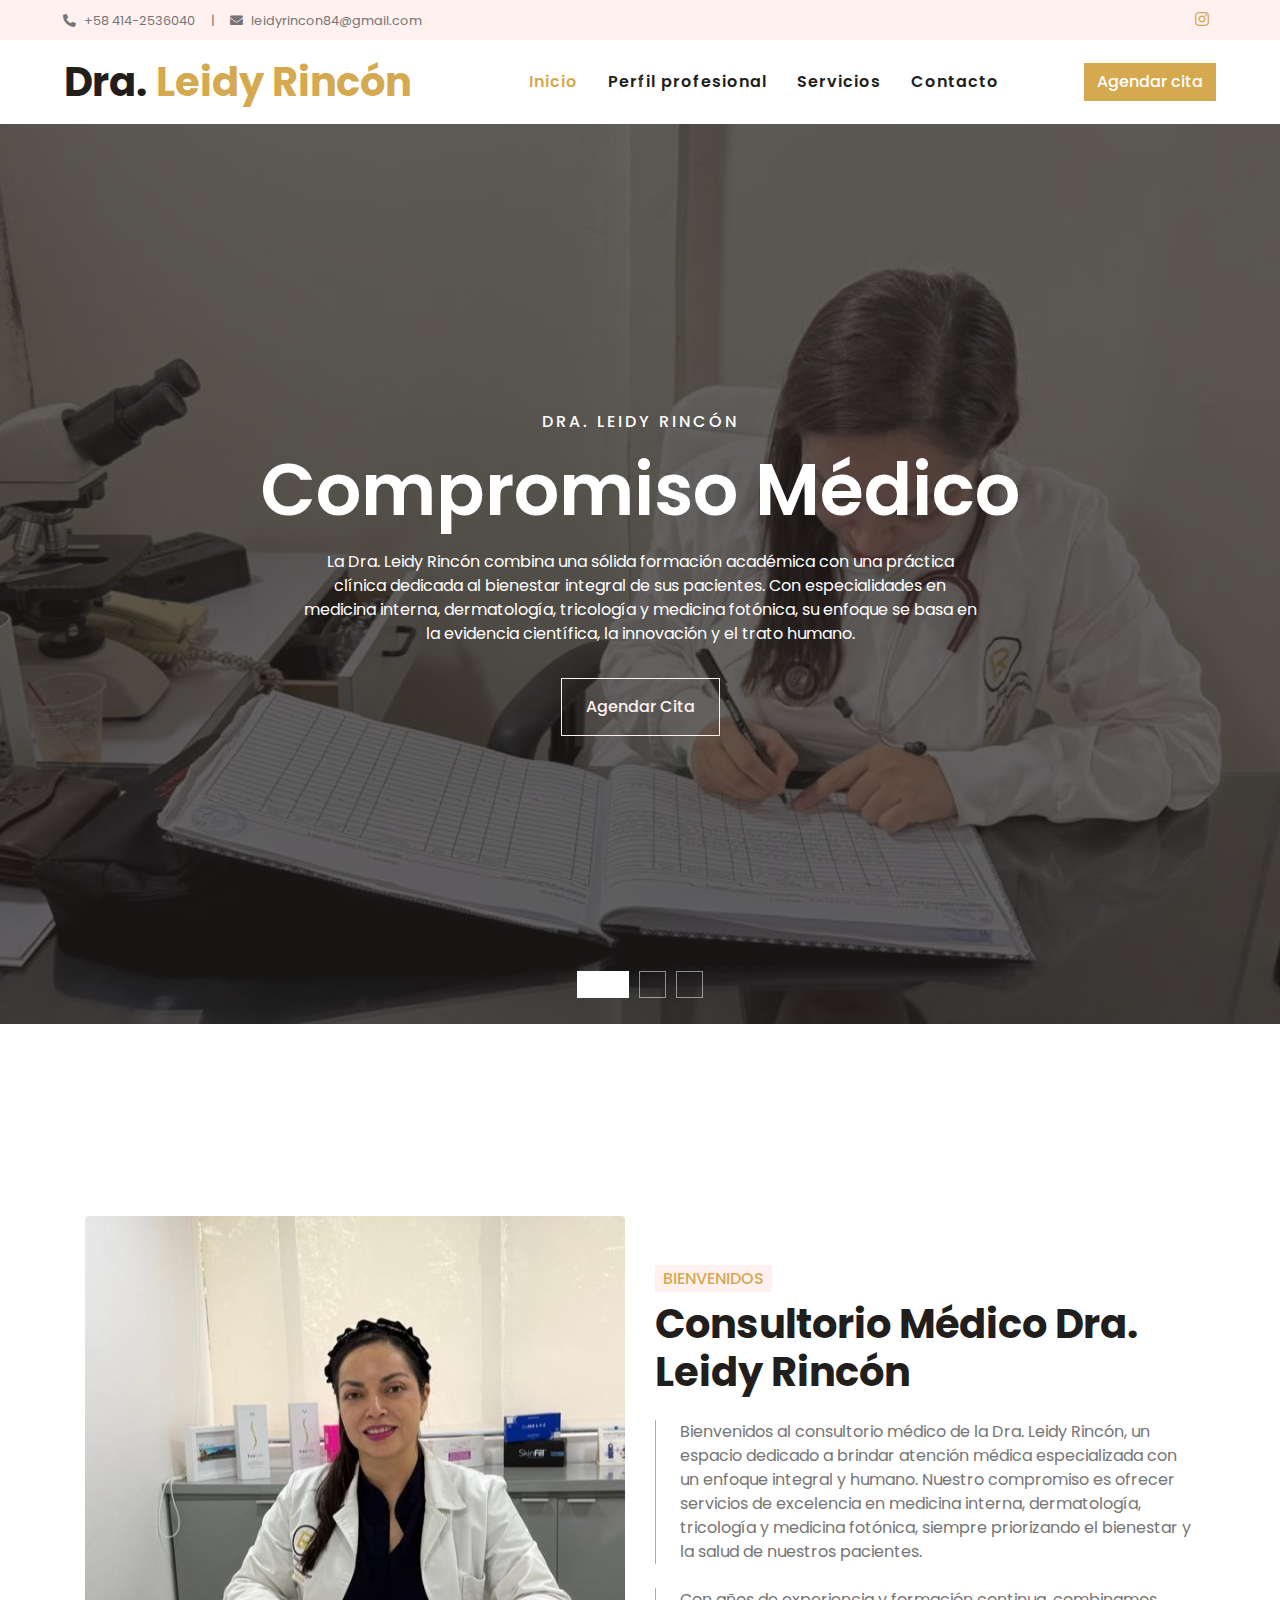
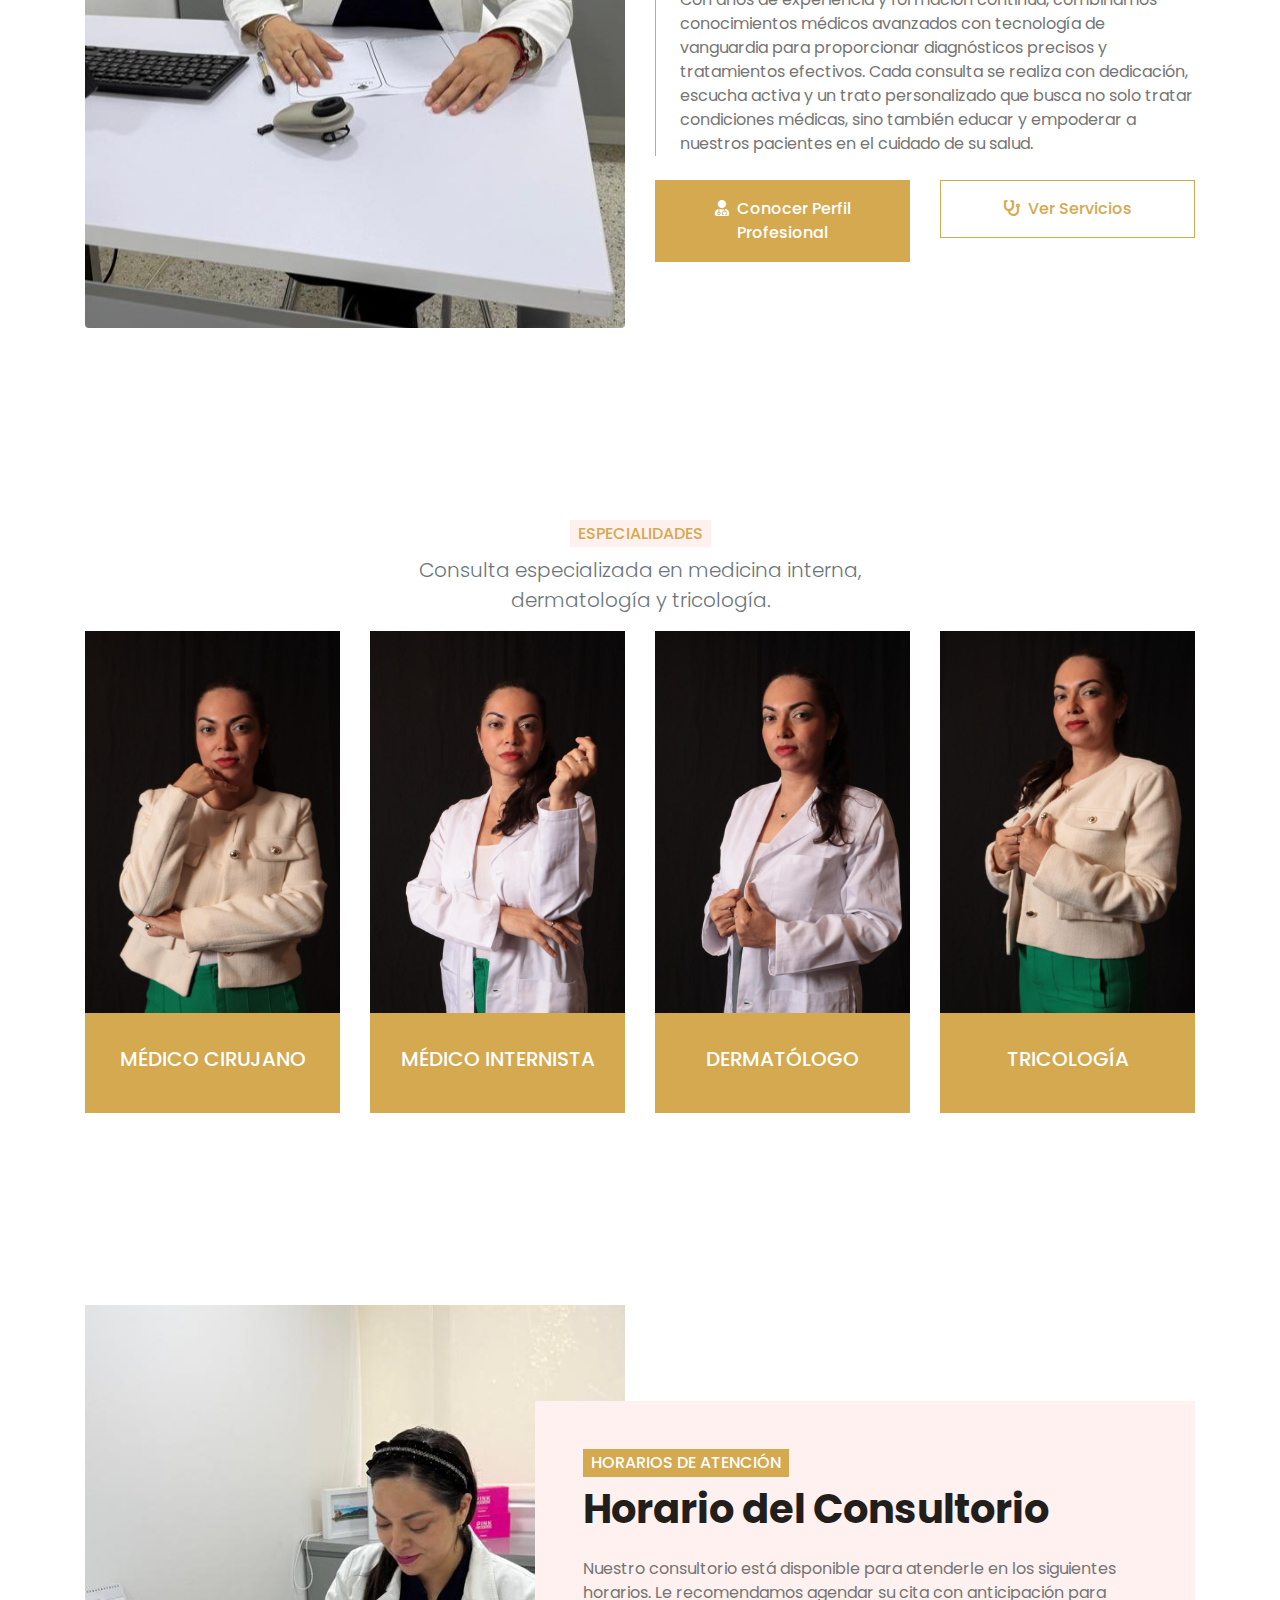
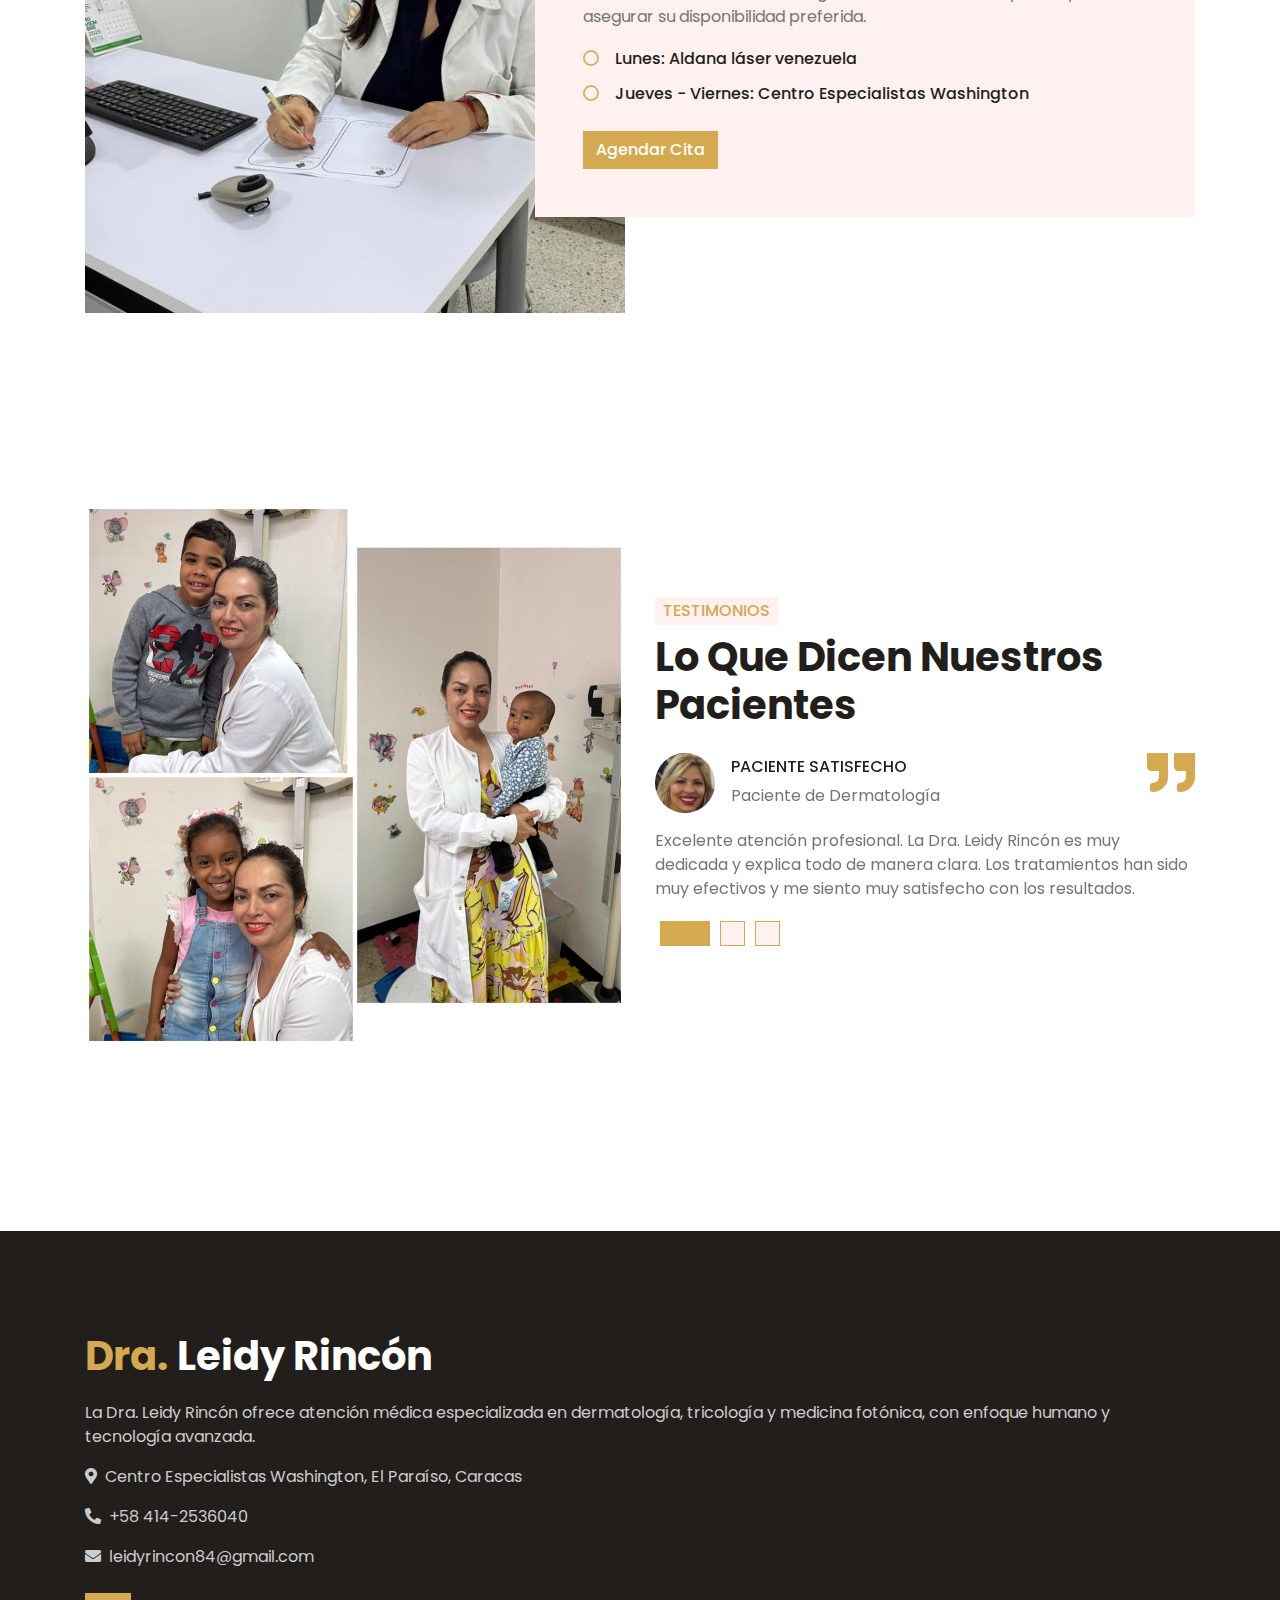
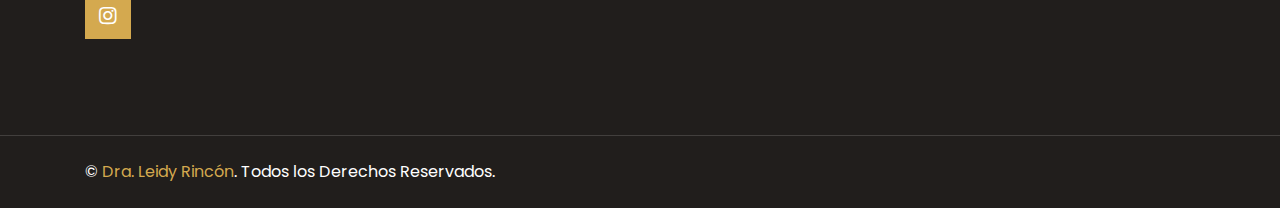
<file: index.html>
<!DOCTYPE html>
<html lang="es">

<head>
    <meta charset="utf-8">
    <title>Consultorio Dra. Leidy Rincón</title>
    <meta content="width=device-width, initial-scale=1.0" name="viewport">
    <meta content="Free HTML Templates" name="keywords">
    <meta content="Free HTML Templates" name="description">

    <!-- Favicon -->
    <link href="img/favicon.ico" rel="icon">

    <!-- Google Web Fonts -->
    <link rel="preconnect" href="https://fonts.gstatic.com">
    <link href="https://fonts.googleapis.com/css2?family=Poppins:wght@400;500;600;700&display=swap" rel="stylesheet">

    <!-- Font Awesome -->
    <link href="https://cdnjs.cloudflare.com/ajax/libs/font-awesome/5.10.0/css/all.min.css" rel="stylesheet">

    <!-- Libraries Stylesheet -->
    <link href="lib/animate/animate.min.css" rel="stylesheet">
    <link href="lib/owlcarousel/assets/owl.carousel.min.css" rel="stylesheet">
    <link href="lib/tempusdominus/css/tempusdominus-bootstrap-4.min.css" rel="stylesheet" />

    <!-- Customized Bootstrap Stylesheet -->
    <link href="css/style.css" rel="stylesheet">
</head>

<body>
    <!-- Topbar Start -->
    <div class="container-fluid bg-light d-none d-lg-block">
        <div class="row py-2 px-lg-5">
            <div class="col-lg-6 text-left mb-2 mb-lg-0">
                <div class="d-inline-flex align-items-center">
                    <small><i class="fa fa-phone-alt mr-2"></i>+58 414-2536040</small>
                    <small class="px-3">|</small>
                    <small><i class="fa fa-envelope mr-2"></i>leidyrincon84@gmail.com</small>
                </div>
            </div>
            <div class="col-lg-6 text-right">
                <div class="d-inline-flex align-items-center">
                    <a class="text-primary px-2" href="https://www.instagram.com/draleidyderma?igsh=eGxhenNuZm40eDhx" target="_blank" rel="noopener">
                        <i class="fab fa-instagram"></i>
                    </a>
                </div>
            </div>
        </div>
    </div>
    <!-- Topbar End -->


    <!-- Navbar Start -->
    <div class="container-fluid p-0">
        <nav class="navbar navbar-expand-lg bg-white navbar-light py-3 py-lg-0 px-lg-5">
            <a href="index.html" class="navbar-brand ml-lg-3">
                <h1 class="m-0 text-primary"><span class="text-dark">Dra.</span> Leidy Rincón</h1>
            </a>
            <button type="button" class="navbar-toggler" data-toggle="collapse" data-target="#navbarCollapse">
                <span class="navbar-toggler-icon"></span>
            </button>
            <div class="collapse navbar-collapse justify-content-between px-lg-3" id="navbarCollapse">
                <div class="navbar-nav m-auto py-0">
                    <a href="index.html" class="nav-item nav-link active">Inicio</a>
                    <a href="perfil.html" class="nav-item nav-link">Perfil profesional</a>
                    <a href="services.html" class="nav-item nav-link">Servicios</a>
                    <a href="contact.html" class="nav-item nav-link">Contacto</a>
                </div>
                <a href="https://wa.me/584142536040?text=Hola%2C%20quiero%20agendar%20una%20cita." target="_blank" class="btn btn-primary d-none d-lg-block">Agendar cita</a>
            </div>
        </nav>
    </div>
    <!-- Navbar End -->


    <!-- Carousel Start -->
    <div class="container-fluid p-0 mb-5 pb-5">
        <div id="header-carousel" class="carousel slide carousel-fade" data-ride="carousel">
            <ol class="carousel-indicators">
                <li data-target="#header-carousel" data-slide-to="0" class="active"></li>
                <li data-target="#header-carousel" data-slide-to="1"></li>
                <li data-target="#header-carousel" data-slide-to="2"></li>
            </ol>
            <div class="carousel-inner">
                <!-- Slide 1 -->
                <div class="carousel-item position-relative active" style="min-height: 100vh;">
                    <img class="position-absolute w-100 h-100" src="img/carousel/carousel-1.jpeg" style="object-fit: cover;">
                    <div class="carousel-caption d-flex flex-column align-items-center justify-content-center">
                        <div class="p-3" style="max-width: 900px;">
                            <h6 class="text-white text-uppercase mb-3 animate__animated animate__fadeInDown" style="letter-spacing: 3px;">Dra. Leidy Rincón</h6>
                            <h3 class="display-3 text-capitalize text-white mb-3">Compromiso médico</h3>
                            <p class="mx-md-5 px-5">La Dra. Leidy Rincón combina una sólida formación académica con una práctica clínica dedicada al bienestar integral de sus pacientes. Con especialidades en medicina interna, dermatología, tricología y medicina fotónica, su enfoque se basa en la evidencia científica, la innovación y el trato humano.</p>
                            <a class="btn btn-outline-light py-3 px-4 mt-3 animate__animated animate__fadeInUp" href="https://wa.me/584142536040?text=Hola%2C%20quiero%20agendar%20una%20cita." target="_blank">Agendar Cita</a>
                        </div>
                    </div>
                </div>
                <!-- Slide 2: Misión -->
                <div class="carousel-item position-relative" style="min-height: 100vh;">
                    <img class="position-absolute w-100 h-100" src="img/carousel/carousel-1.jpeg" style="object-fit: cover;">
                    <div class="carousel-caption d-flex flex-column align-items-center justify-content-center">
                        <div class="p-3" style="max-width: 900px;">
                            <h6 class="text-white text-uppercase mb-3 animate__animated animate__fadeInDown" style="letter-spacing: 3px;">Dra. Leidy Rincón</h6>
                            <h3 class="display-3 text-capitalize text-white mb-3">Misión</h3>
                            <p class="mx-md-5 px-5">
                                Ofrecer atención médica especializada con calidad, ética y compromiso, enfocándonos en mejorar la salud y el bienestar de nuestros pacientes.
                            </p>
                        </div>
                    </div>
                </div>
                <!-- Slide 3: Visión -->
                <div class="carousel-item position-relative" style="min-height: 100vh;">
                    <img class="position-absolute w-100 h-100" src="img/carousel/carousel-1.jpeg" style="object-fit: cover;">
                    <div class="carousel-caption d-flex flex-column align-items-center justify-content-center">
                        <div class="p-3" style="max-width: 900px;">
                            <h6 class="text-white text-uppercase mb-3 animate__animated animate__fadeInDown" style="letter-spacing: 3px;">Dra. Leidy Rincón</h6>
                            <h3 class="display-3 text-capitalize text-white mb-3">Visión</h3>
                            <p class="mx-md-5 px-5">
                                Ser un consultorio referente en medicina interna y dermatología, integrando tecnologías digitales para optimizar la experiencia y el acceso de nuestros pacientes.
                            </p>
                        </div>
                    </div>
                </div>
            </div>
        </div>
    </div>
    <!-- Carousel End -->

    <!-- Home / Bienvenida Start -->
    <section id="inicio" class="container-fluid py-5">
        <div class="container py-5">
            <div class="row align-items-center">
                <div class="col-lg-6 pb-5 pb-lg-0">
                    <img class="img-fluid w-100 rounded" src="img/home.jpeg" alt="Dra. Leidy Rincón">
                </div>
                <div class="col-lg-6">
                    <h6 class="d-inline-block text-primary text-uppercase bg-light py-1 px-2">Bienvenidos</h6>
                    <h1 class="mb-4">Consultorio Médico Dra. Leidy Rincón</h1>
                    <p class="pl-4 border-left border-primary mb-4">
                        Bienvenidos al consultorio médico de la Dra. Leidy Rincón, un espacio dedicado a brindar atención médica especializada con un enfoque integral y humano. Nuestro compromiso es ofrecer servicios de excelencia en medicina interna, dermatología, tricología y medicina fotónica, siempre priorizando el bienestar y la salud de nuestros pacientes.
                    </p>
                    <p class="pl-4 border-left border-primary mb-4">
                        Con años de experiencia y formación continua, combinamos conocimientos médicos avanzados con tecnología de vanguardia para proporcionar diagnósticos precisos y tratamientos efectivos. Cada consulta se realiza con dedicación, escucha activa y un trato personalizado que busca no solo tratar condiciones médicas, sino también educar y empoderar a nuestros pacientes en el cuidado de su salud.
                    </p>
                    <div class="row mt-4">
                        <div class="col-md-6 mb-3">
                            <a href="perfil.html" class="btn btn-primary btn-block py-3">
                                <i class="fas fa-user-md mr-2"></i>Conocer Perfil Profesional
                            </a>
                        </div>
                        <div class="col-md-6 mb-3">
                            <a href="services.html" class="btn btn-outline-primary btn-block py-3">
                                <i class="fas fa-stethoscope mr-2"></i>Ver Servicios
                            </a>
                        </div>
                    </div>
                </div>
            </div>
        </div>
    </section>
    <!-- Home / Bienvenida End -->

    <!-- Team Start -->
    <div class="container-fluid py-5">
        <div class="container pt-5">
            <div class="row justify-content-center text-center">
                <div class="col-lg-6">
                    <h6 class="d-inline-block bg-light text-primary text-uppercase py-1 px-2">Especialidades</h6>
                    <p class="lead text-muted">
                        Consulta especializada en medicina interna, dermatología y tricología.
                    </p>
                </div>
            </div>
            <div class="row">
                <div class="col-lg-3 col-md-6">
                    <div class="team position-relative overflow-hidden mb-5">
                        <img class="img-fluid" src="img/dra/team-1.jpeg" alt="">
                        <div class="position-relative text-center">
                            <div class="team-text bg-primary text-white">
                                <h5 class="text-white text-uppercase">Médico Cirujano</h5>
                            </div>
                            <div class="team-social bg-dark text-center">
                                <p class="m-0">Procedimientos quirúrgicos.</p>
                            </div>
                        </div>
                    </div>
                </div>
                <div class="col-lg-3 col-md-6">
                    <div class="team position-relative overflow-hidden mb-5">
                        <img class="img-fluid" src="img/dra/team-2.jpeg" alt="">
                        <div class="position-relative text-center">
                            <div class="team-text bg-primary text-white">
                                <h5 class="text-white text-uppercase">Médico Internista</h5>
                            </div>
                            <div class="team-social bg-dark text-center">
                                <p class="m-0">Enfermedades del adulto.</p>
                            </div>
                        </div>
                    </div>
                </div>
                <div class="col-lg-3 col-md-6">
                    <div class="team position-relative overflow-hidden mb-5">
                        <img class="img-fluid" src="img/dra/team-3.jpeg" alt="">
                        <div class="position-relative text-center">
                            <div class="team-text bg-primary text-white">
                                <h5 class="text-white text-uppercase">Dermatólogo</h5>
                            </div>
                            <div class="team-social bg-dark text-center">
                                <p class="m-0">Diagnóstico de piel.</p>
                            </div>
                        </div>
                    </div>
                </div>
                <div class="col-lg-3 col-md-6">
                    <div class="team position-relative overflow-hidden mb-5">
                        <img class="img-fluid" src="img/dra/team-4.jpeg" alt="">
                        <div class="position-relative text-center">
                            <div class="team-text bg-primary text-white">
                                <h5 class="text-white text-uppercase">Tricología</h5>
                            </div>
                            <div class="team-social bg-dark text-center">
                                <p class="m-0">Salud capilar.</p>
                            </div>
                        </div>
                    </div>
                </div>
            </div>
        </div>
    </div>
    <!-- Team End -->

    <!-- Open Hours Start -->
    <div class="container-fluid py-5">
        <div class="container py-5">
            <div class="row">
                <div class="col-lg-6" style="min-height: 500px;">
                    <div class="position-relative h-100">
                        <img class="position-absolute w-100 h-100" src="img/schedule.jpeg" style="object-fit: cover;">
                    </div>
                </div>
                <div class="col-lg-6 pt-5 pb-lg-5">
                    <div class="hours-text bg-light p-4 p-lg-5 my-lg-5">
                        <h6 class="d-inline-block text-white text-uppercase bg-primary py-1 px-2">Horarios de Atención</h6>
                        <h1 class="mb-4">Horario del Consultorio</h1>
                        <p>Nuestro consultorio está disponible para atenderle en los siguientes horarios. Le recomendamos agendar su cita con anticipación para asegurar su disponibilidad preferida.</p>
                        <ul class="list-inline">
                            <li class="h6 py-1"><i class="far fa-circle text-primary mr-3"></i>Lunes: Aldana láser venezuela</li>
                            <li class="h6 py-1"><i class="far fa-circle text-primary mr-3"></i>Jueves - Viernes: Centro Especialistas Washington</li>
                        </ul>
                        <a href="contact.html" class="btn btn-primary mt-2">Agendar Cita</a>
                    </div>
                </div>
            </div>
        </div>
    </div>
    <!-- Open Hours End -->

    <!-- Testimonial Start -->
    <div class="container-fluid py-5">
        <div class="container py-5">
            <div class="row align-items-center">
                <div class="col-lg-6 pb-5 pb-lg-0">
                    <img class="img-fluid w-100 rounded" src="img/testimonial.jpeg" alt="Testimonios de pacientes">
                </div>
                <div class="col-lg-6">
                    <h6 class="d-inline-block text-primary text-uppercase bg-light py-1 px-2">Testimonios</h6>
                    <h1 class="mb-4">Lo Que Dicen Nuestros Pacientes</h1>
                    <div class="owl-carousel testimonial-carousel">
                        <div class="position-relative">
                            <i class="fa fa-3x fa-quote-right text-primary position-absolute" style="top: -6px; right: 0;"></i>
                            <div class="d-flex align-items-center mb-3">
                                <img class="img-fluid rounded-circle" src="img/testimonial-1.jpeg" style="width: 60px; height: 60px;" alt="Paciente">
                                <div class="ml-3">
                                    <h6 class="text-uppercase">Paciente Satisfecho</h6>
                                    <span>Paciente de Dermatología</span>
                                </div>
                            </div>
                            <p class="m-0">Excelente atención profesional. La Dra. Leidy Rincón es muy dedicada y explica todo de manera clara. Los tratamientos han sido muy efectivos y me siento muy satisfecho con los resultados.</p>
                        </div>
                        <div class="position-relative">
                            <i class="fa fa-3x fa-quote-right text-primary position-absolute" style="top: -6px; right: 0;"></i>
                            <div class="d-flex align-items-center mb-3">
                                <img class="img-fluid rounded-circle" src="img/testimonial-2.jpeg" style="width: 60px; height: 60px;" alt="Paciente">
                                <div class="ml-3">
                                    <h6 class="text-uppercase">Atención de Calidad</h6>
                                    <span>Paciente de Medicina Interna</span>
                                </div>
                            </div>
                            <p class="m-0">La Dra. Rincón es una profesional excepcional. Su trato humano y su conocimiento médico me han ayudado mucho. Recomiendo totalmente su consultorio para cualquier necesidad médica.</p>
                        </div>
                        <div class="position-relative">
                            <i class="fa fa-3x fa-quote-right text-primary position-absolute" style="top: -6px; right: 0;"></i>
                            <div class="d-flex align-items-center mb-3">
                                <img class="img-fluid rounded-circle" src="img/testimonial-3.jpeg" style="width: 60px; height: 60px;" alt="Paciente">
                                <div class="ml-3">
                                    <h6 class="text-uppercase">Profesionalismo</h6>
                                    <span>Paciente de Tricología</span>
                                </div>
                            </div>
                            <p class="m-0">Muy profesional y atenta. Los tratamientos de tricología han mejorado significativamente mi problema capilar. El consultorio es moderno y la atención es personalizada.</p>
                        </div>
                    </div>
                </div>
            </div>
        </div>
    </div>
    <!-- Testimonial End -->

    <!-- Footer Start -->
    <div class="footer container-fluid bg-dark py-5" style="margin-top: 90px;">
        <div class="container pt-5">
            <div class="row">
                <div class="col-lg-12 mb-5">
                    <a href="index.html" class="navbar-brand">
                        <h1 class="mb-3 text-white"><span class="text-primary">Dra.</span> Leidy Rincón</h1>
                    </a>
                    <p> La Dra. Leidy Rincón ofrece atención médica especializada en dermatología, tricología y medicina fotónica, con enfoque humano y tecnología avanzada.</p>
                    <p><i class="fa fa-map-marker-alt mr-2"></i>Centro Especialistas Washington, El Paraíso, Caracas</p>
                    <p><i class="fa fa-phone-alt mr-2"></i>+58 414-2536040</p>
                    <p><i class="fa fa-envelope mr-2"></i>leidyrincon84@gmail.com</p>
                    <div class="d-flex justify-content-start mt-4">
                        <a class="btn btn-lg btn-primary btn-lg-square" href="https://www.instagram.com/draleidyderma?igsh=eGxhenNuZm40eDhx" target="_blank" rel="noopener"><i class="fab fa-instagram"></i></a>
                    </div>
                </div>
            </div>
        </div>
    </div>
    <!-- Footer copyright -->
    <div class="container-fluid bg-dark text-light border-top py-4" style="border-color: rgba(256, 256, 256, .15) !important;">
        <div class="container">
            <div class="row">
                <div class="col-md-6 text-center text-md-left mb-3 mb-md-0">
                    <p class="m-0 text-white">&copy; <a href="#">Dra. Leidy Rincón</a>. Todos los Derechos Reservados.</p>
                </div>
            </div>
        </div>
    </div>
    <!-- Footer End -->


    <!-- Back to Top -->
    <a href="#" class="btn btn-lg btn-primary back-to-top"><i class="fa fa-angle-double-up"></i></a>


    <!-- JavaScript Libraries -->
    <script src="https://code.jquery.com/jquery-3.4.1.min.js"></script>
    <script src="https://stackpath.bootstrapcdn.com/bootstrap/4.4.1/js/bootstrap.bundle.min.js"></script>
    <script src="lib/easing/easing.min.js"></script>
    <script src="lib/waypoints/waypoints.min.js"></script>
    <script src="lib/counterup/counterup.min.js"></script>
    <script src="lib/owlcarousel/owl.carousel.min.js"></script>
    <script src="lib/tempusdominus/js/moment.min.js"></script>
    <script src="lib/tempusdominus/js/moment-timezone.min.js"></script>
    <script src="lib/tempusdominus/js/tempusdominus-bootstrap-4.min.js"></script>

    <!-- Contact Javascript File -->
    <script src="mail/jqBootstrapValidation.min.js"></script>
    <script src="mail/contact.js"></script>

    <!-- Template Javascript -->
    <script src="js/main.js"></script>
</body>

</html>
</html>
</file>
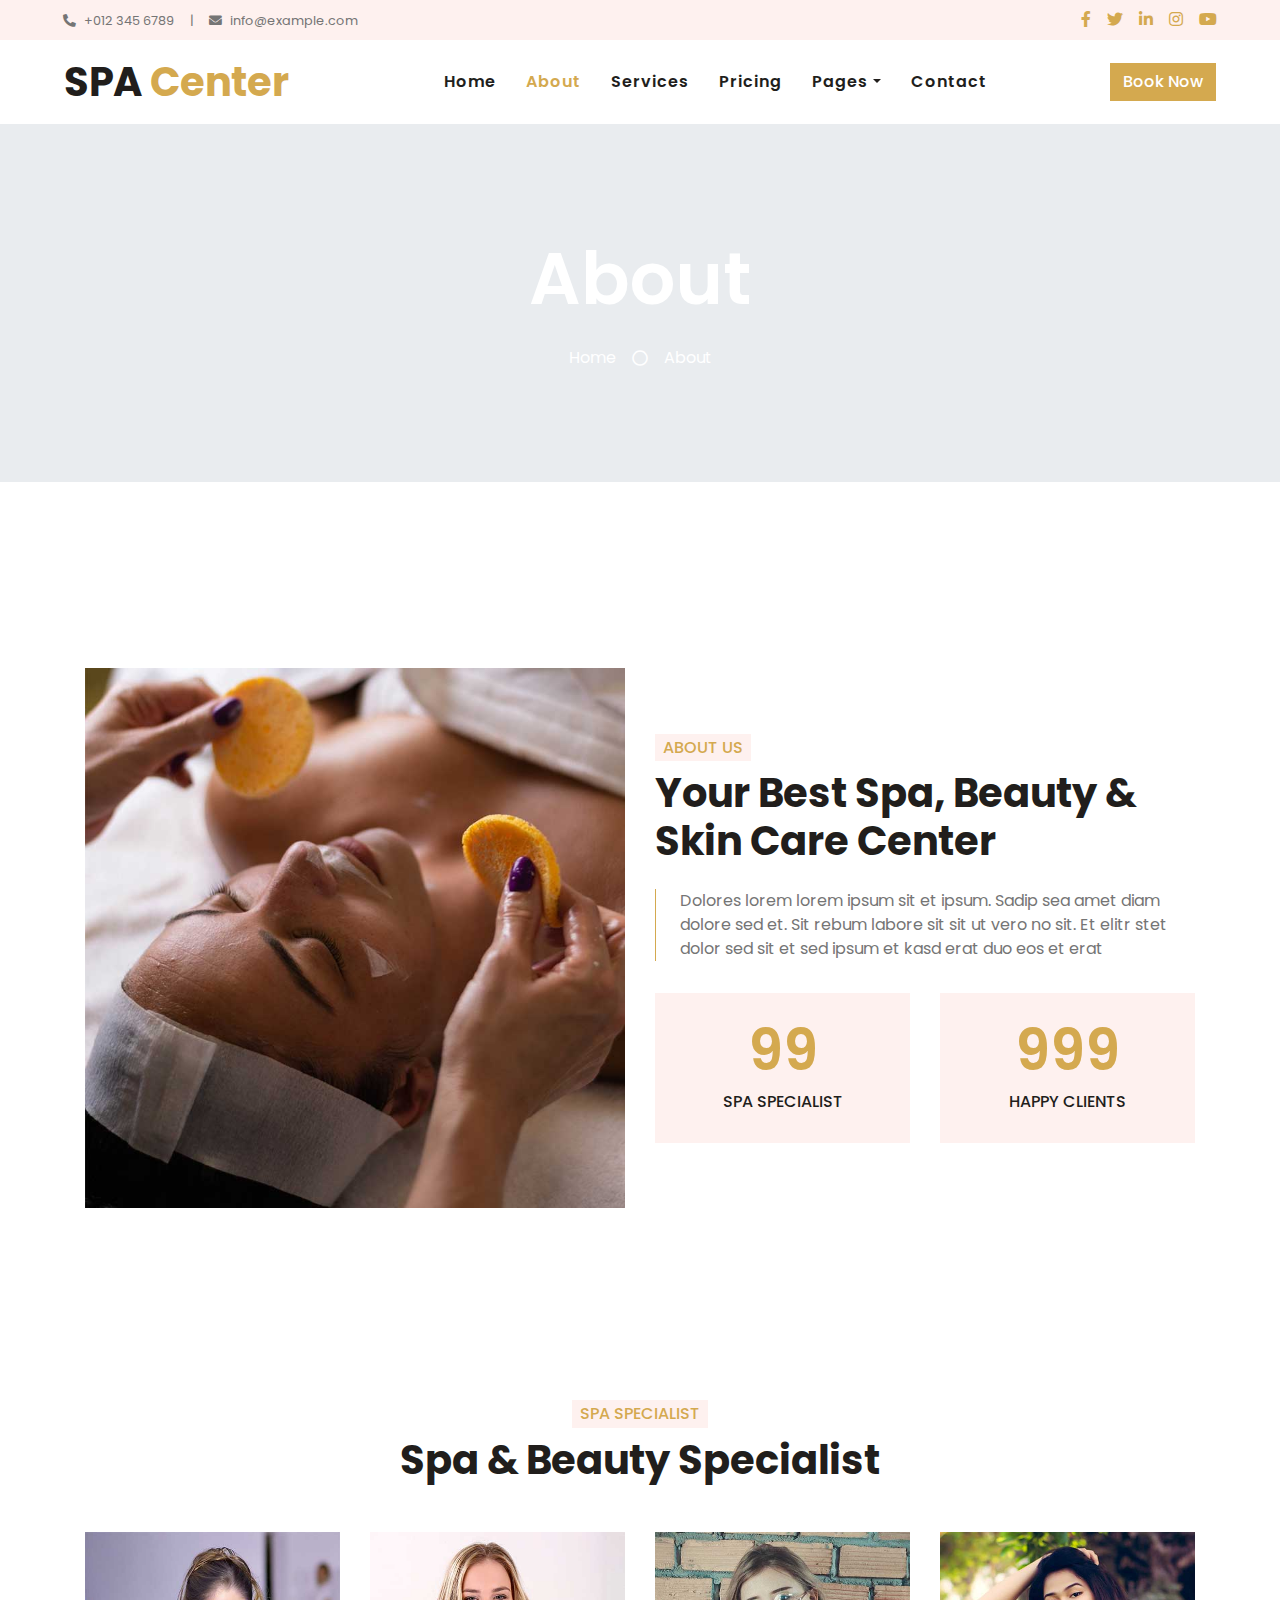
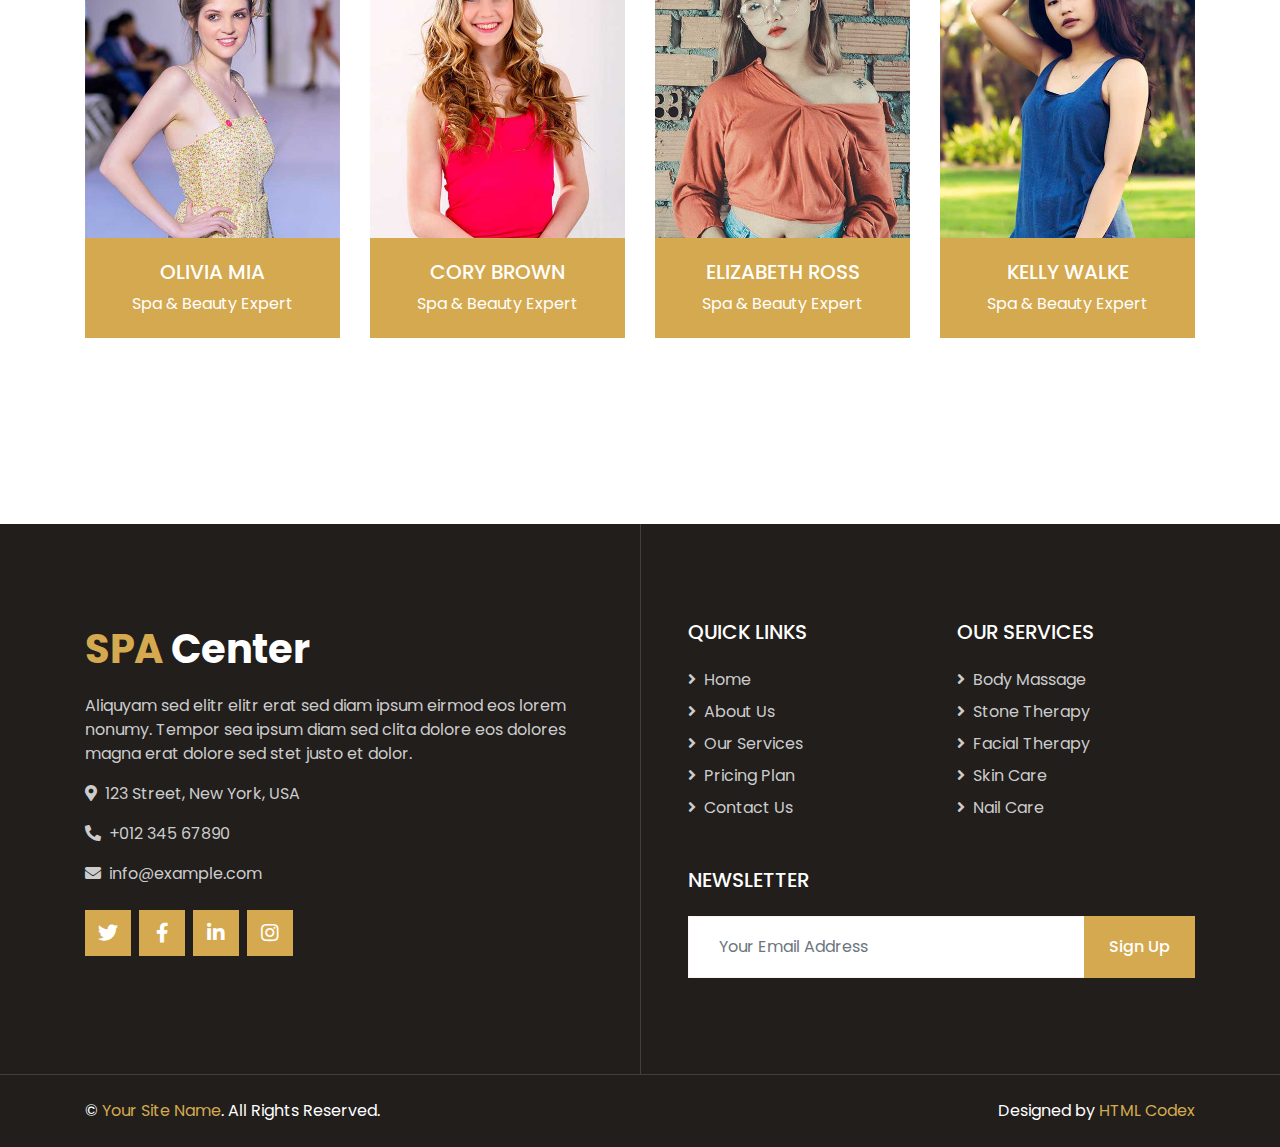
<file: about.html>
<!DOCTYPE html>
<html lang="en">

<head>
    <meta charset="utf-8">
    <title>SPA Center - Beauty & Spa HTML Template</title>
    <meta content="width=device-width, initial-scale=1.0" name="viewport">
    <meta content="Free HTML Templates" name="keywords">
    <meta content="Free HTML Templates" name="description">

    <!-- Favicon -->
    <link href="img/favicon.ico" rel="icon">

    <!-- Google Web Fonts -->
    <link rel="preconnect" href="https://fonts.gstatic.com">
    <link href="https://fonts.googleapis.com/css2?family=Poppins:wght@400;500;600;700&display=swap" rel="stylesheet">

    <!-- Font Awesome -->
    <link href="https://cdnjs.cloudflare.com/ajax/libs/font-awesome/5.10.0/css/all.min.css" rel="stylesheet">

    <!-- Libraries Stylesheet -->
    <link href="lib/animate/animate.min.css" rel="stylesheet">
    <link href="lib/owlcarousel/assets/owl.carousel.min.css" rel="stylesheet">
    <link href="lib/tempusdominus/css/tempusdominus-bootstrap-4.min.css" rel="stylesheet" />

    <!-- Customized Bootstrap Stylesheet -->
    <link href="css/style.css" rel="stylesheet">
</head>

<body>
    <!-- Topbar Start -->
    <div class="container-fluid bg-light d-none d-lg-block">
        <div class="row py-2 px-lg-5">
            <div class="col-lg-6 text-left mb-2 mb-lg-0">
                <div class="d-inline-flex align-items-center">
                    <small><i class="fa fa-phone-alt mr-2"></i>+012 345 6789</small>
                    <small class="px-3">|</small>
                    <small><i class="fa fa-envelope mr-2"></i>info@example.com</small>
                </div>
            </div>
            <div class="col-lg-6 text-right">
                <div class="d-inline-flex align-items-center">
                    <a class="text-primary px-2" href="">
                        <i class="fab fa-facebook-f"></i>
                    </a>
                    <a class="text-primary px-2" href="">
                        <i class="fab fa-twitter"></i>
                    </a>
                    <a class="text-primary px-2" href="">
                        <i class="fab fa-linkedin-in"></i>
                    </a>
                    <a class="text-primary px-2" href="">
                        <i class="fab fa-instagram"></i>
                    </a>
                    <a class="text-primary pl-2" href="">
                        <i class="fab fa-youtube"></i>
                    </a>
                </div>
            </div>
        </div>
    </div>
    <!-- Topbar End -->


    <!-- Navbar Start -->
    <div class="container-fluid p-0">
        <nav class="navbar navbar-expand-lg bg-white navbar-light py-3 py-lg-0 px-lg-5">
            <a href="index.html" class="navbar-brand ml-lg-3">
                <h1 class="m-0 text-primary"><span class="text-dark">SPA</span> Center</h1>
            </a>
            <button type="button" class="navbar-toggler" data-toggle="collapse" data-target="#navbarCollapse">
                <span class="navbar-toggler-icon"></span>
            </button>
            <div class="collapse navbar-collapse justify-content-between px-lg-3" id="navbarCollapse">
                <div class="navbar-nav m-auto py-0">
                    <a href="index.html" class="nav-item nav-link">Home</a>
                    <a href="about.html" class="nav-item nav-link active">About</a>
                    <a href="service.html" class="nav-item nav-link">Services</a>
                    <a href="price.html" class="nav-item nav-link">Pricing</a>
                    <div class="nav-item dropdown">
                        <a href="#" class="nav-link dropdown-toggle" data-toggle="dropdown">Pages</a>
                        <div class="dropdown-menu rounded-0 m-0">
                            <a href="appointment.html" class="dropdown-item">Appointment</a>
                            <a href="opening.html" class="dropdown-item">Open Hours</a>
                            <a href="team.html" class="dropdown-item">Our Team</a>
                            <a href="testimonial.html" class="dropdown-item">Testimonial</a>
                        </div>
                    </div>
                    <a href="contact.html" class="nav-item nav-link">Contact</a>
                </div>
                <a href="" class="btn btn-primary d-none d-lg-block">Book Now</a>
            </div>
        </nav>
    </div>
    <!-- Navbar End -->


    <!-- Header Start -->
    <div class="jumbotron jumbotron-fluid bg-jumbotron" style="margin-bottom: 90px;">
        <div class="container text-center py-5">
            <h3 class="text-white display-3 mb-4">About</h3>
            <div class="d-inline-flex align-items-center text-white">
                <p class="m-0"><a class="text-white" href="">Home</a></p>
                <i class="far fa-circle px-3"></i>
                <p class="m-0">About</p>
            </div>
        </div>
    </div>
    <!-- Header End -->


    <!-- About Start -->
    <div class="container-fluid py-5">
        <div class="container py-5">
            <div class="row align-items-center">
                <div class="col-lg-6 pb-5 pb-lg-0">
                    <img class="img-fluid w-100" src="img/about.jpg" alt="">
                </div>
                <div class="col-lg-6">
                    <h6 class="d-inline-block text-primary text-uppercase bg-light py-1 px-2">About Us</h6>
                    <h1 class="mb-4">Your Best Spa, Beauty & Skin Care Center</h1>
                    <p class="pl-4 border-left border-primary">Dolores lorem lorem ipsum sit et ipsum. Sadip sea amet diam dolore sed et. Sit rebum labore sit sit ut vero no sit. Et elitr stet dolor sed sit et sed ipsum et kasd erat duo eos et erat</p>
                    <div class="row pt-3">
                        <div class="col-6">
                            <div class="bg-light text-center p-4">
                                <h3 class="display-4 text-primary" data-toggle="counter-up">99</h3>
                                <h6 class="text-uppercase">Spa Specialist</h6>
                            </div>
                        </div>
                        <div class="col-6">
                            <div class="bg-light text-center p-4">
                                <h3 class="display-4 text-primary" data-toggle="counter-up">999</h3>
                                <h6 class="text-uppercase">Happy Clients</h6>
                            </div>
                        </div>
                    </div>
                </div>
            </div>
        </div>
    </div>
    <!-- About End -->


    <!-- Team Start -->
    <div class="container-fluid py-5">
        <div class="container pt-5">
            <div class="row justify-content-center text-center">
                <div class="col-lg-6">
                    <h6 class="d-inline-block bg-light text-primary text-uppercase py-1 px-2">Spa Specialist</h6>
                    <h1 class="mb-5">Spa & Beauty Specialist</h1>
                </div>
            </div>
            <div class="row">
                <div class="col-lg-3 col-md-6">
                    <div class="team position-relative overflow-hidden mb-5">
                        <img class="img-fluid" src="img/team-1.jpg" alt="">
                        <div class="position-relative text-center">
                            <div class="team-text bg-primary text-white">
                                <h5 class="text-white text-uppercase">Olivia Mia</h5>
                                <p class="m-0">Spa & Beauty Expert</p>
                            </div>
                            <div class="team-social bg-dark text-center">
                                <a class="btn btn-outline-primary btn-square mr-2" href="#"><i class="fab fa-twitter"></i></a>
                                <a class="btn btn-outline-primary btn-square mr-2" href="#"><i class="fab fa-facebook-f"></i></a>
                                <a class="btn btn-outline-primary btn-square mr-2" href="#"><i class="fab fa-linkedin-in"></i></a>
                                <a class="btn btn-outline-primary btn-square" href="#"><i class="fab fa-instagram"></i></a>
                            </div>
                        </div>
                    </div>
                </div>
                <div class="col-lg-3 col-md-6">
                    <div class="team position-relative overflow-hidden mb-5">
                        <img class="img-fluid" src="img/team-2.jpg" alt="">
                        <div class="position-relative text-center">
                            <div class="team-text bg-primary text-white">
                                <h5 class="text-white text-uppercase">Cory Brown</h5>
                                <p class="m-0">Spa & Beauty Expert</p>
                            </div>
                            <div class="team-social bg-dark text-center">
                                <a class="btn btn-outline-primary btn-square mr-2" href="#"><i class="fab fa-twitter"></i></a>
                                <a class="btn btn-outline-primary btn-square mr-2" href="#"><i class="fab fa-facebook-f"></i></a>
                                <a class="btn btn-outline-primary btn-square mr-2" href="#"><i class="fab fa-linkedin-in"></i></a>
                                <a class="btn btn-outline-primary btn-square" href="#"><i class="fab fa-instagram"></i></a>
                            </div>
                        </div>
                    </div>
                </div>
                <div class="col-lg-3 col-md-6">
                    <div class="team position-relative overflow-hidden mb-5">
                        <img class="img-fluid" src="img/team-3.jpg" alt="">
                        <div class="position-relative text-center">
                            <div class="team-text bg-primary text-white">
                                <h5 class="text-white text-uppercase">Elizabeth Ross</h5>
                                <p class="m-0">Spa & Beauty Expert</p>
                            </div>
                            <div class="team-social bg-dark text-center">
                                <a class="btn btn-outline-primary btn-square mr-2" href="#"><i class="fab fa-twitter"></i></a>
                                <a class="btn btn-outline-primary btn-square mr-2" href="#"><i class="fab fa-facebook-f"></i></a>
                                <a class="btn btn-outline-primary btn-square mr-2" href="#"><i class="fab fa-linkedin-in"></i></a>
                                <a class="btn btn-outline-primary btn-square" href="#"><i class="fab fa-instagram"></i></a>
                            </div>
                        </div>
                    </div>
                </div>
                <div class="col-lg-3 col-md-6">
                    <div class="team position-relative overflow-hidden mb-5">
                        <img class="img-fluid" src="img/team-4.jpg" alt="">
                        <div class="position-relative text-center">
                            <div class="team-text bg-primary text-white">
                                <h5 class="text-white text-uppercase">Kelly Walke</h5>
                                <p class="m-0">Spa & Beauty Expert</p>
                            </div>
                            <div class="team-social bg-dark text-center">
                                <a class="btn btn-outline-primary btn-square mr-2" href="#"><i class="fab fa-twitter"></i></a>
                                <a class="btn btn-outline-primary btn-square mr-2" href="#"><i class="fab fa-facebook-f"></i></a>
                                <a class="btn btn-outline-primary btn-square mr-2" href="#"><i class="fab fa-linkedin-in"></i></a>
                                <a class="btn btn-outline-primary btn-square" href="#"><i class="fab fa-instagram"></i></a>
                            </div>
                        </div>
                    </div>
                </div>
            </div>
        </div>
    </div>
    <!-- Team End -->


    <!-- Footer Start -->
    <div class="footer container-fluid position-relative bg-dark py-5" style="margin-top: 90px;">
        <div class="container pt-5">
            <div class="row">
                <div class="col-lg-6 pr-lg-5 mb-5">
                    <a href="index.html" class="navbar-brand">
                        <h1 class="mb-3 text-white"><span class="text-primary">SPA</span> Center</h1>
                    </a>
                    <p>Aliquyam sed elitr elitr erat sed diam ipsum eirmod eos lorem nonumy. Tempor sea ipsum diam  sed clita dolore eos dolores magna erat dolore sed stet justo et dolor.</p>
                    <p><i class="fa fa-map-marker-alt mr-2"></i>123 Street, New York, USA</p>
                    <p><i class="fa fa-phone-alt mr-2"></i>+012 345 67890</p>
                    <p><i class="fa fa-envelope mr-2"></i>info@example.com</p>
                    <div class="d-flex justify-content-start mt-4">
                        <a class="btn btn-lg btn-primary btn-lg-square mr-2" href="#"><i class="fab fa-twitter"></i></a>
                        <a class="btn btn-lg btn-primary btn-lg-square mr-2" href="#"><i class="fab fa-facebook-f"></i></a>
                        <a class="btn btn-lg btn-primary btn-lg-square mr-2" href="#"><i class="fab fa-linkedin-in"></i></a>
                        <a class="btn btn-lg btn-primary btn-lg-square" href="#"><i class="fab fa-instagram"></i></a>
                    </div>
                </div>
                <div class="col-lg-6 pl-lg-5">
                    <div class="row">
                        <div class="col-sm-6 mb-5">
                            <h5 class="text-white text-uppercase mb-4">Quick Links</h5>
                            <div class="d-flex flex-column justify-content-start">
                                <a class="text-white-50 mb-2" href="#"><i class="fa fa-angle-right mr-2"></i>Home</a>
                                <a class="text-white-50 mb-2" href="#"><i class="fa fa-angle-right mr-2"></i>About Us</a>
                                <a class="text-white-50 mb-2" href="#"><i class="fa fa-angle-right mr-2"></i>Our Services</a>
                                <a class="text-white-50 mb-2" href="#"><i class="fa fa-angle-right mr-2"></i>Pricing Plan</a>
                                <a class="text-white-50" href="#"><i class="fa fa-angle-right mr-2"></i>Contact Us</a>
                            </div>
                        </div>
                        <div class="col-sm-6 mb-5">
                            <h5 class="text-white text-uppercase mb-4">Our Services</h5>
                            <div class="d-flex flex-column justify-content-start">
                                <a class="text-white-50 mb-2" href="#"><i class="fa fa-angle-right mr-2"></i>Body Massage</a>
                                <a class="text-white-50 mb-2" href="#"><i class="fa fa-angle-right mr-2"></i>Stone Therapy</a>
                                <a class="text-white-50 mb-2" href="#"><i class="fa fa-angle-right mr-2"></i>Facial Therapy</a>
                                <a class="text-white-50 mb-2" href="#"><i class="fa fa-angle-right mr-2"></i>Skin Care</a>
                                <a class="text-white-50" href="#"><i class="fa fa-angle-right mr-2"></i>Nail Care</a>
                            </div>
                        </div>
                        <div class="col-sm-12 mb-5">
                            <h5 class="text-white text-uppercase mb-4">Newsletter</h5>
                            <div class="w-100">
                                <div class="input-group">
                                    <input type="text" class="form-control border-light" style="padding: 30px;" placeholder="Your Email Address">
                                    <div class="input-group-append">
                                        <button class="btn btn-primary px-4">Sign Up</button>
                                    </div>
                                </div>
                            </div>
                        </div>
                    </div>
                </div>
            </div>
        </div>
    </div>
    <div class="container-fluid bg-dark text-light border-top py-4" style="border-color: rgba(256, 256, 256, .15) !important;">
        <div class="container">
            <div class="row">
                <div class="col-md-6 text-center text-md-left mb-3 mb-md-0">
                    <p class="m-0 text-white">&copy; <a href="#">Your Site Name</a>. All Rights Reserved.</p>
                </div>
                <div class="col-md-6 text-center text-md-right">
                    <p class="m-0 text-white">Designed by <a href="https://htmlcodex.com">HTML Codex</a></p>
                </div>
            </div>
        </div>
    </div>
    <!-- Footer End -->


    <!-- Back to Top -->
    <a href="#" class="btn btn-lg btn-primary back-to-top"><i class="fa fa-angle-double-up"></i></a>


    <!-- JavaScript Libraries -->
    <script src="https://code.jquery.com/jquery-3.4.1.min.js"></script>
    <script src="https://stackpath.bootstrapcdn.com/bootstrap/4.4.1/js/bootstrap.bundle.min.js"></script>
    <script src="lib/easing/easing.min.js"></script>
    <script src="lib/waypoints/waypoints.min.js"></script>
    <script src="lib/counterup/counterup.min.js"></script>
    <script src="lib/owlcarousel/owl.carousel.min.js"></script>
    <script src="lib/tempusdominus/js/moment.min.js"></script>
    <script src="lib/tempusdominus/js/moment-timezone.min.js"></script>
    <script src="lib/tempusdominus/js/tempusdominus-bootstrap-4.min.js"></script>

    <!-- Contact Javascript File -->
    <script src="mail/jqBootstrapValidation.min.js"></script>
    <script src="mail/contact.js"></script>

    <!-- Template Javascript -->
    <script src="js/main.js"></script>
</body>

</html>
</file>
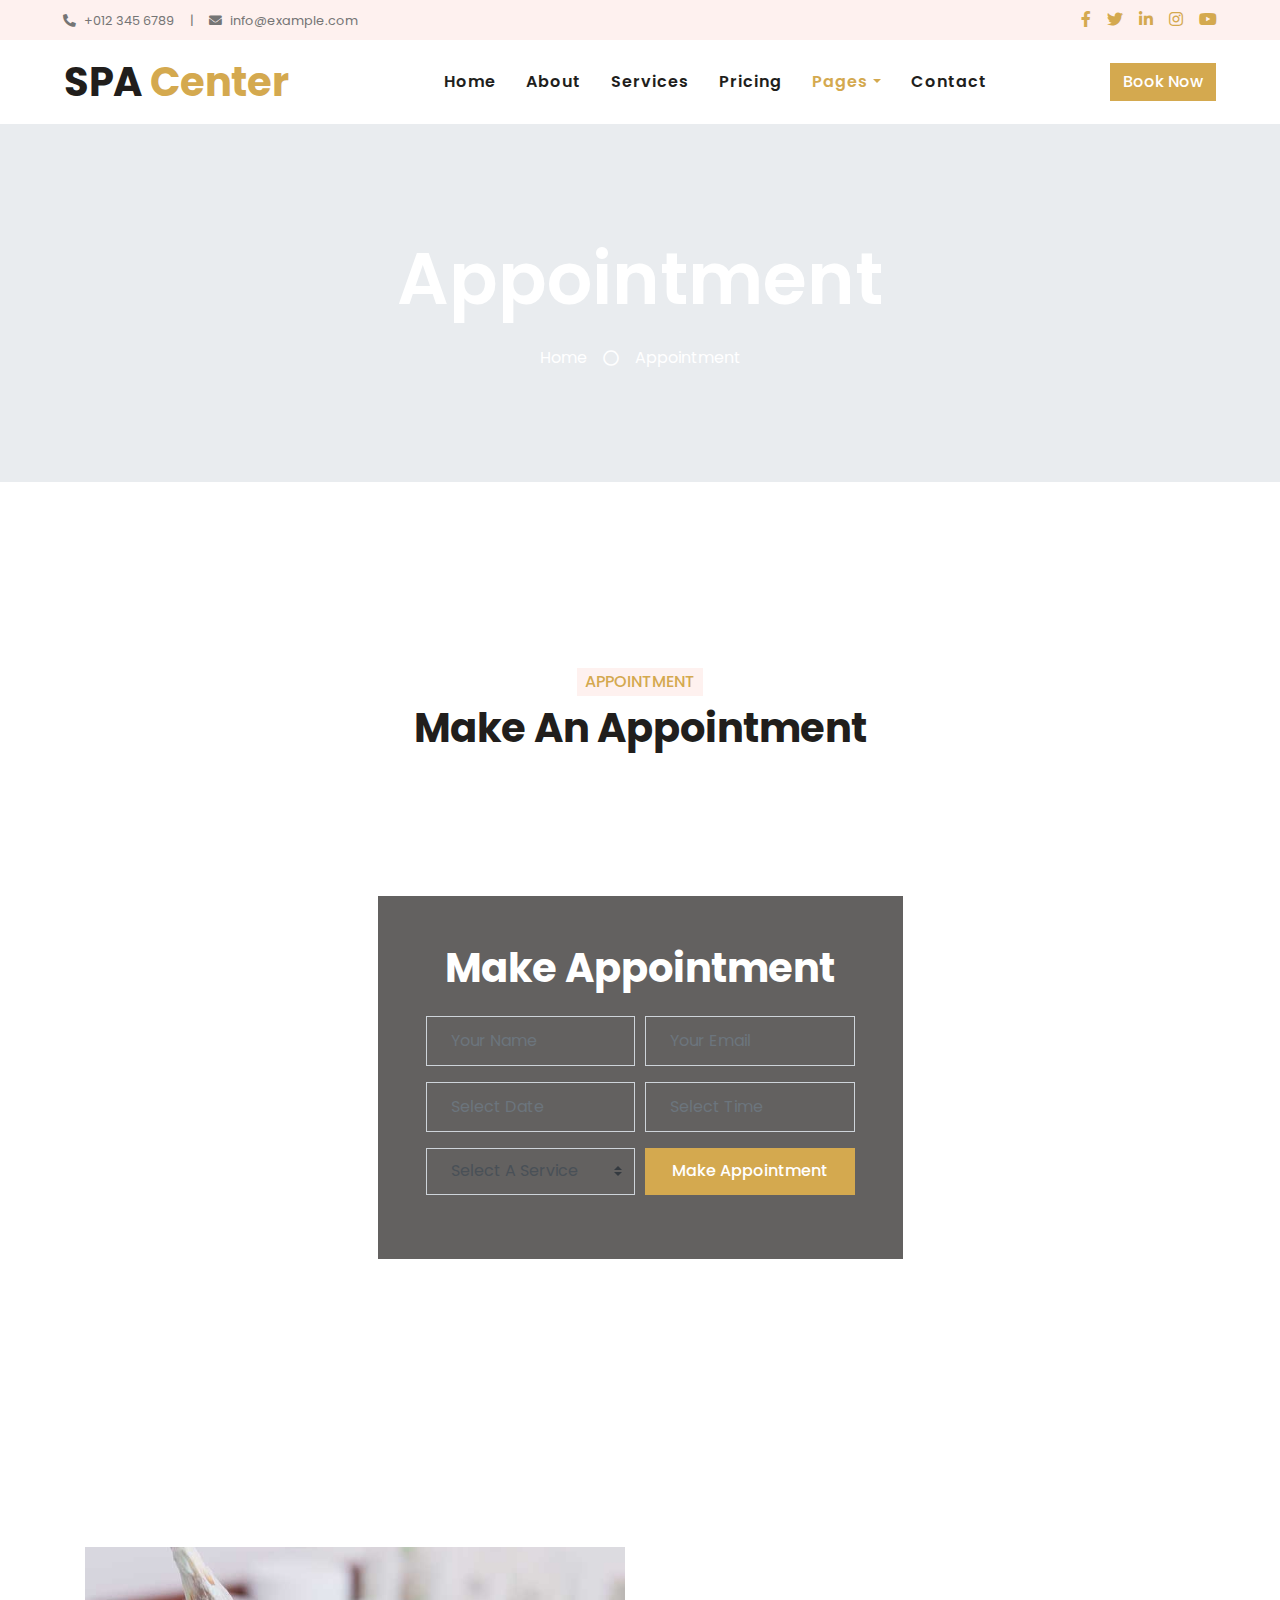
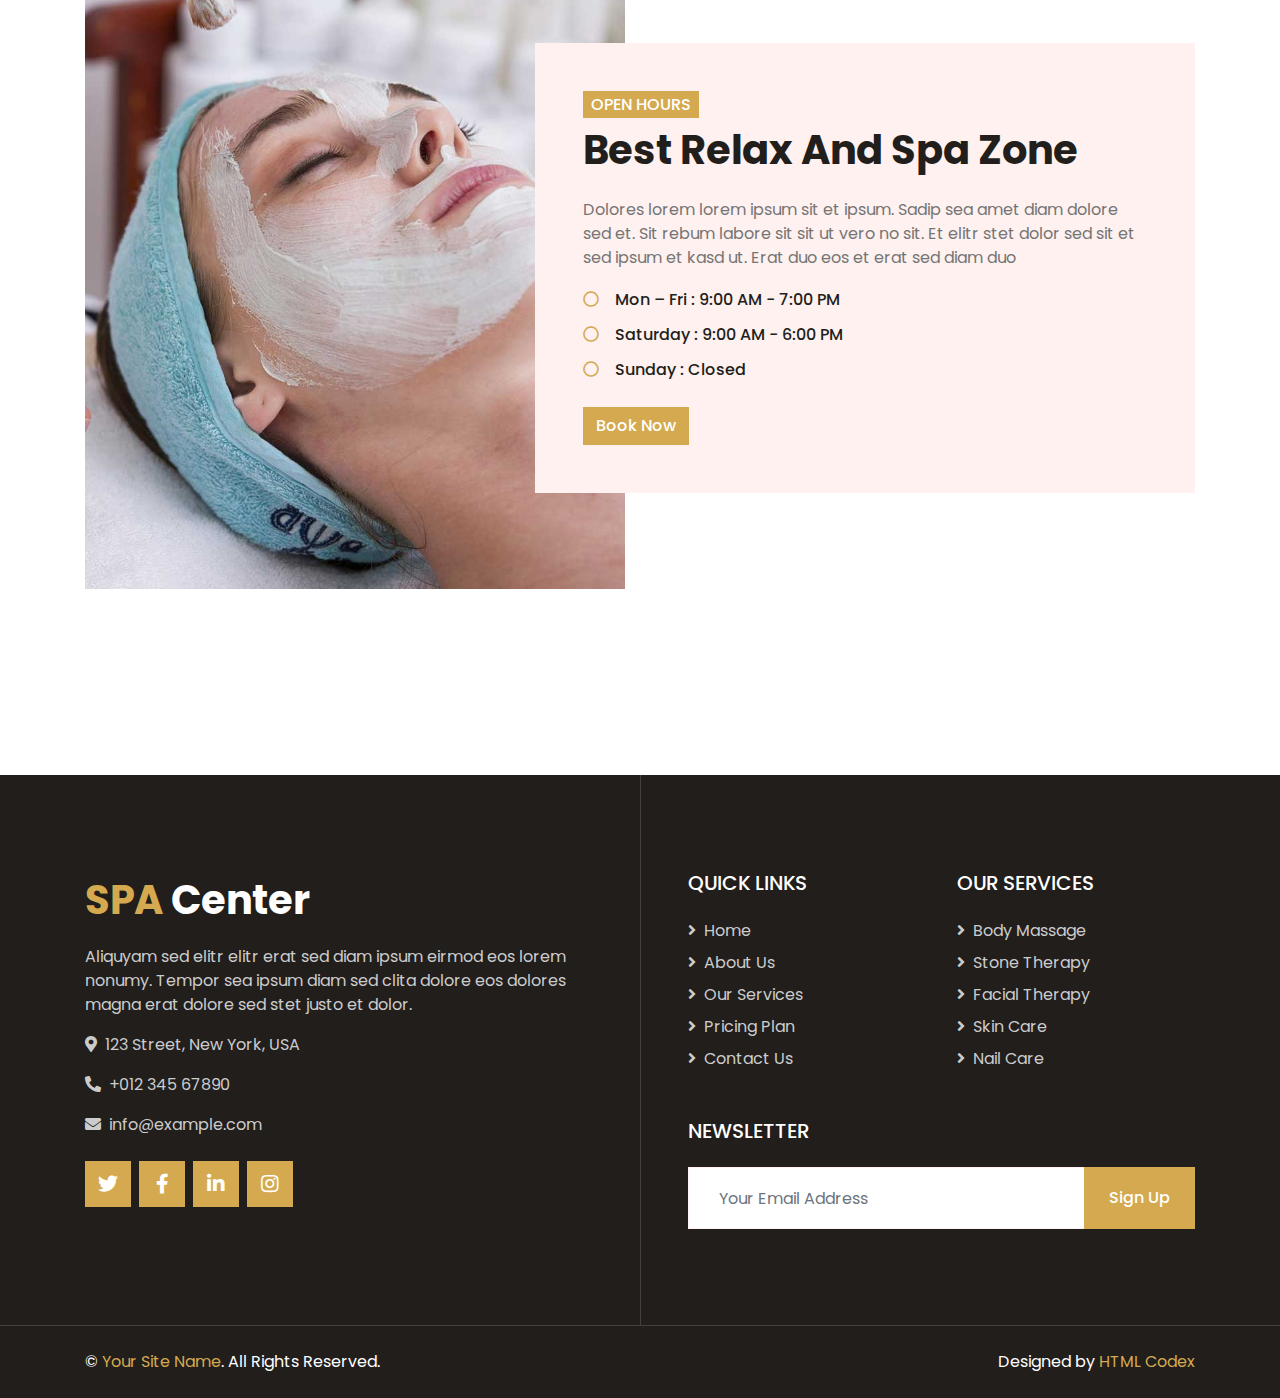
<file: appointment.html>
<!DOCTYPE html>
<html lang="en">

<head>
    <meta charset="utf-8">
    <title>SPA Center - Beauty & Spa HTML Template</title>
    <meta content="width=device-width, initial-scale=1.0" name="viewport">
    <meta content="Free HTML Templates" name="keywords">
    <meta content="Free HTML Templates" name="description">

    <!-- Favicon -->
    <link href="img/favicon.ico" rel="icon">

    <!-- Google Web Fonts -->
    <link rel="preconnect" href="https://fonts.gstatic.com">
    <link href="https://fonts.googleapis.com/css2?family=Poppins:wght@400;500;600;700&display=swap" rel="stylesheet">

    <!-- Font Awesome -->
    <link href="https://cdnjs.cloudflare.com/ajax/libs/font-awesome/5.10.0/css/all.min.css" rel="stylesheet">

    <!-- Libraries Stylesheet -->
    <link href="lib/animate/animate.min.css" rel="stylesheet">
    <link href="lib/owlcarousel/assets/owl.carousel.min.css" rel="stylesheet">
    <link href="lib/tempusdominus/css/tempusdominus-bootstrap-4.min.css" rel="stylesheet" />

    <!-- Customized Bootstrap Stylesheet -->
    <link href="css/style.css" rel="stylesheet">
</head>

<body>
    <!-- Topbar Start -->
    <div class="container-fluid bg-light d-none d-lg-block">
        <div class="row py-2 px-lg-5">
            <div class="col-lg-6 text-left mb-2 mb-lg-0">
                <div class="d-inline-flex align-items-center">
                    <small><i class="fa fa-phone-alt mr-2"></i>+012 345 6789</small>
                    <small class="px-3">|</small>
                    <small><i class="fa fa-envelope mr-2"></i>info@example.com</small>
                </div>
            </div>
            <div class="col-lg-6 text-right">
                <div class="d-inline-flex align-items-center">
                    <a class="text-primary px-2" href="">
                        <i class="fab fa-facebook-f"></i>
                    </a>
                    <a class="text-primary px-2" href="">
                        <i class="fab fa-twitter"></i>
                    </a>
                    <a class="text-primary px-2" href="">
                        <i class="fab fa-linkedin-in"></i>
                    </a>
                    <a class="text-primary px-2" href="">
                        <i class="fab fa-instagram"></i>
                    </a>
                    <a class="text-primary pl-2" href="">
                        <i class="fab fa-youtube"></i>
                    </a>
                </div>
            </div>
        </div>
    </div>
    <!-- Topbar End -->


    <!-- Navbar Start -->
    <div class="container-fluid p-0">
        <nav class="navbar navbar-expand-lg bg-white navbar-light py-3 py-lg-0 px-lg-5">
            <a href="index.html" class="navbar-brand ml-lg-3">
                <h1 class="m-0 text-primary"><span class="text-dark">SPA</span> Center</h1>
            </a>
            <button type="button" class="navbar-toggler" data-toggle="collapse" data-target="#navbarCollapse">
                <span class="navbar-toggler-icon"></span>
            </button>
            <div class="collapse navbar-collapse justify-content-between px-lg-3" id="navbarCollapse">
                <div class="navbar-nav m-auto py-0">
                    <a href="index.html" class="nav-item nav-link">Home</a>
                    <a href="about.html" class="nav-item nav-link">About</a>
                    <a href="service.html" class="nav-item nav-link">Services</a>
                    <a href="price.html" class="nav-item nav-link">Pricing</a>
                    <div class="nav-item dropdown">
                        <a href="#" class="nav-link dropdown-toggle active" data-toggle="dropdown">Pages</a>
                        <div class="dropdown-menu rounded-0 m-0">
                            <a href="appointment.html" class="dropdown-item active">Appointment</a>
                            <a href="opening.html" class="dropdown-item">Open Hours</a>
                            <a href="team.html" class="dropdown-item">Our Team</a>
                            <a href="testimonial.html" class="dropdown-item">Testimonial</a>
                        </div>
                    </div>
                    <a href="contact.html" class="nav-item nav-link">Contact</a>
                </div>
                <a href="" class="btn btn-primary d-none d-lg-block">Book Now</a>
            </div>
        </nav>
    </div>
    <!-- Navbar End -->


    <!-- Header Start -->
    <div class="jumbotron jumbotron-fluid bg-jumbotron" style="margin-bottom: 90px;">
        <div class="container text-center py-5">
            <h3 class="text-white display-3 mb-4">Appointment</h3>
            <div class="d-inline-flex align-items-center text-white">
                <p class="m-0"><a class="text-white" href="">Home</a></p>
                <i class="far fa-circle px-3"></i>
                <p class="m-0">Appointment</p>
            </div>
        </div>
    </div>
    <!-- Header End -->


    <!-- Appointment Start -->
    <div class="container-fluid py-5">
        <div class="container py-5">
            <div class="row mx-0 justify-content-center text-center">
                <div class="col-lg-6">
                    <h6 class="d-inline-block bg-light text-primary text-uppercase py-1 px-2">Appointment</h6>
                    <h1 class="mb-5">Make An Appointment</h1>
                </div>
            </div>
            <div class="row justify-content-center bg-appointment mx-0">
                <div class="col-lg-6 py-5">
                    <div class="p-5 my-5" style="background: rgba(33, 30, 28, 0.7);">
                        <h1 class="text-white text-center mb-4">Make Appointment</h1>
                        <form>
                            <div class="form-row">
                                <div class="col-sm-6">
                                    <div class="form-group">
                                        <input type="text" class="form-control bg-transparent p-4" placeholder="Your Name" required="required" />
                                    </div>
                                </div>
                                <div class="col-sm-6">
                                    <div class="form-group">
                                        <input type="email" class="form-control bg-transparent p-4" placeholder="Your Email" required="required" />
                                    </div>
                                </div>
                            </div>
                            <div class="form-row">
                                <div class="col-sm-6">
                                    <div class="form-group">
                                        <div class="date" id="date" data-target-input="nearest">
                                            <input type="text" class="form-control bg-transparent p-4 datetimepicker-input" placeholder="Select Date" data-target="#date" data-toggle="datetimepicker"/>
                                        </div>
                                    </div>
                                </div>
                                <div class="col-sm-6">
                                    <div class="form-group">
                                        <div class="time" id="time" data-target-input="nearest">
                                            <input type="text" class="form-control bg-transparent p-4 datetimepicker-input" placeholder="Select Time" data-target="#time" data-toggle="datetimepicker"/>
                                        </div>
                                    </div>
                                </div>
                            </div>
                            <div class="form-row">
                                <div class="col-sm-6">
                                    <div class="form-group">
                                        <select class="custom-select bg-transparent px-4" style="height: 47px;">
                                            <option selected>Select A Service</option>
                                            <option value="1">Service 1</option>
                                            <option value="2">Service 1</option>
                                            <option value="3">Service 1</option>
                                        </select>
                                    </div>
                                </div>
                                <div class="col-sm-6">
                                    <button class="btn btn-primary btn-block" type="submit" style="height: 47px;">Make Appointment</button>
                                </div>
                            </div>
                        </form>
                    </div>
                </div>
            </div>
        </div>
    </div>
    <!-- Appointment End -->


    <!-- Open Hours Start -->
    <div class="container-fluid py-5">
        <div class="container py-5">
            <div class="row">
                <div class="col-lg-6" style="min-height: 500px;">
                    <div class="position-relative h-100">
                        <img class="position-absolute w-100 h-100" src="img/opening.jpg" style="object-fit: cover;">
                    </div>
                </div>
                <div class="col-lg-6 pt-5 pb-lg-5">
                    <div class="hours-text bg-light p-4 p-lg-5 my-lg-5">
                        <h6 class="d-inline-block text-white text-uppercase bg-primary py-1 px-2">Open Hours</h6>
                        <h1 class="mb-4">Best Relax And Spa Zone</h1>
                        <p>Dolores lorem lorem ipsum sit et ipsum. Sadip sea amet diam dolore sed et. Sit rebum labore sit sit ut vero no sit. Et elitr stet dolor sed sit et sed ipsum et kasd ut. Erat duo eos et erat sed diam duo</p>
                        <ul class="list-inline">
                            <li class="h6 py-1"><i class="far fa-circle text-primary mr-3"></i>Mon – Fri : 9:00 AM - 7:00 PM</li>
                            <li class="h6 py-1"><i class="far fa-circle text-primary mr-3"></i>Saturday : 9:00 AM - 6:00 PM</li>
                            <li class="h6 py-1"><i class="far fa-circle text-primary mr-3"></i>Sunday : Closed</li>
                        </ul>
                        <a href="" class="btn btn-primary mt-2">Book Now</a>
                    </div>
                </div>
            </div>
        </div>
    </div>
    <!-- Open Hours End -->


    <!-- Footer Start -->
    <div class="footer container-fluid position-relative bg-dark py-5" style="margin-top: 90px;">
        <div class="container pt-5">
            <div class="row">
                <div class="col-lg-6 pr-lg-5 mb-5">
                    <a href="index.html" class="navbar-brand">
                        <h1 class="mb-3 text-white"><span class="text-primary">SPA</span> Center</h1>
                    </a>
                    <p>Aliquyam sed elitr elitr erat sed diam ipsum eirmod eos lorem nonumy. Tempor sea ipsum diam  sed clita dolore eos dolores magna erat dolore sed stet justo et dolor.</p>
                    <p><i class="fa fa-map-marker-alt mr-2"></i>123 Street, New York, USA</p>
                    <p><i class="fa fa-phone-alt mr-2"></i>+012 345 67890</p>
                    <p><i class="fa fa-envelope mr-2"></i>info@example.com</p>
                    <div class="d-flex justify-content-start mt-4">
                        <a class="btn btn-lg btn-primary btn-lg-square mr-2" href="#"><i class="fab fa-twitter"></i></a>
                        <a class="btn btn-lg btn-primary btn-lg-square mr-2" href="#"><i class="fab fa-facebook-f"></i></a>
                        <a class="btn btn-lg btn-primary btn-lg-square mr-2" href="#"><i class="fab fa-linkedin-in"></i></a>
                        <a class="btn btn-lg btn-primary btn-lg-square" href="#"><i class="fab fa-instagram"></i></a>
                    </div>
                </div>
                <div class="col-lg-6 pl-lg-5">
                    <div class="row">
                        <div class="col-sm-6 mb-5">
                            <h5 class="text-white text-uppercase mb-4">Quick Links</h5>
                            <div class="d-flex flex-column justify-content-start">
                                <a class="text-white-50 mb-2" href="#"><i class="fa fa-angle-right mr-2"></i>Home</a>
                                <a class="text-white-50 mb-2" href="#"><i class="fa fa-angle-right mr-2"></i>About Us</a>
                                <a class="text-white-50 mb-2" href="#"><i class="fa fa-angle-right mr-2"></i>Our Services</a>
                                <a class="text-white-50 mb-2" href="#"><i class="fa fa-angle-right mr-2"></i>Pricing Plan</a>
                                <a class="text-white-50" href="#"><i class="fa fa-angle-right mr-2"></i>Contact Us</a>
                            </div>
                        </div>
                        <div class="col-sm-6 mb-5">
                            <h5 class="text-white text-uppercase mb-4">Our Services</h5>
                            <div class="d-flex flex-column justify-content-start">
                                <a class="text-white-50 mb-2" href="#"><i class="fa fa-angle-right mr-2"></i>Body Massage</a>
                                <a class="text-white-50 mb-2" href="#"><i class="fa fa-angle-right mr-2"></i>Stone Therapy</a>
                                <a class="text-white-50 mb-2" href="#"><i class="fa fa-angle-right mr-2"></i>Facial Therapy</a>
                                <a class="text-white-50 mb-2" href="#"><i class="fa fa-angle-right mr-2"></i>Skin Care</a>
                                <a class="text-white-50" href="#"><i class="fa fa-angle-right mr-2"></i>Nail Care</a>
                            </div>
                        </div>
                        <div class="col-sm-12 mb-5">
                            <h5 class="text-white text-uppercase mb-4">Newsletter</h5>
                            <div class="w-100">
                                <div class="input-group">
                                    <input type="text" class="form-control border-light" style="padding: 30px;" placeholder="Your Email Address">
                                    <div class="input-group-append">
                                        <button class="btn btn-primary px-4">Sign Up</button>
                                    </div>
                                </div>
                            </div>
                        </div>
                    </div>
                </div>
            </div>
        </div>
    </div>
    <div class="container-fluid bg-dark text-light border-top py-4" style="border-color: rgba(256, 256, 256, .15) !important;">
        <div class="container">
            <div class="row">
                <div class="col-md-6 text-center text-md-left mb-3 mb-md-0">
                    <p class="m-0 text-white">&copy; <a href="#">Your Site Name</a>. All Rights Reserved.</p>
                </div>
                <div class="col-md-6 text-center text-md-right">
                    <p class="m-0 text-white">Designed by <a href="https://htmlcodex.com">HTML Codex</a></p>
                </div>
            </div>
        </div>
    </div>
    <!-- Footer End -->


    <!-- Back to Top -->
    <a href="#" class="btn btn-lg btn-primary back-to-top"><i class="fa fa-angle-double-up"></i></a>


    <!-- JavaScript Libraries -->
    <script src="https://code.jquery.com/jquery-3.4.1.min.js"></script>
    <script src="https://stackpath.bootstrapcdn.com/bootstrap/4.4.1/js/bootstrap.bundle.min.js"></script>
    <script src="lib/easing/easing.min.js"></script>
    <script src="lib/waypoints/waypoints.min.js"></script>
    <script src="lib/counterup/counterup.min.js"></script>
    <script src="lib/owlcarousel/owl.carousel.min.js"></script>
    <script src="lib/tempusdominus/js/moment.min.js"></script>
    <script src="lib/tempusdominus/js/moment-timezone.min.js"></script>
    <script src="lib/tempusdominus/js/tempusdominus-bootstrap-4.min.js"></script>

    <!-- Contact Javascript File -->
    <script src="mail/jqBootstrapValidation.min.js"></script>
    <script src="mail/contact.js"></script>

    <!-- Template Javascript -->
    <script src="js/main.js"></script>
</body>

</html>
</file>
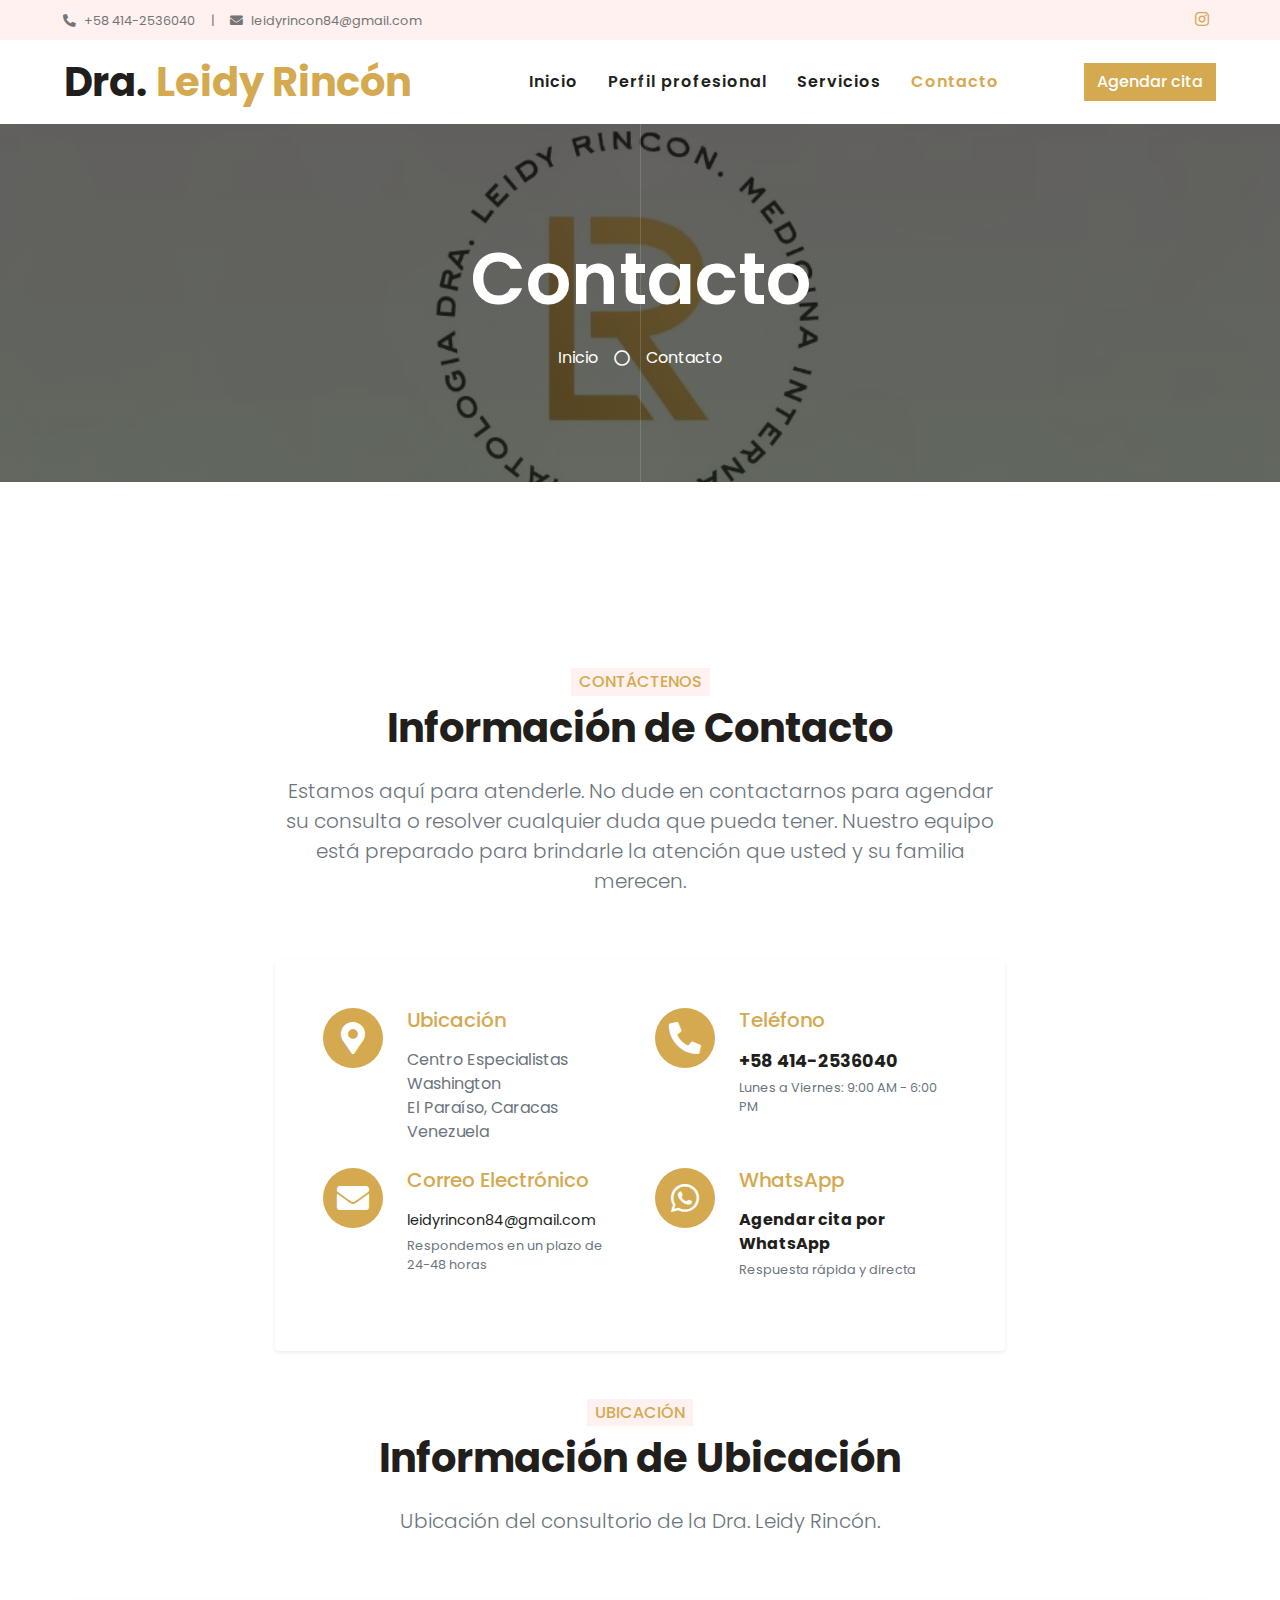
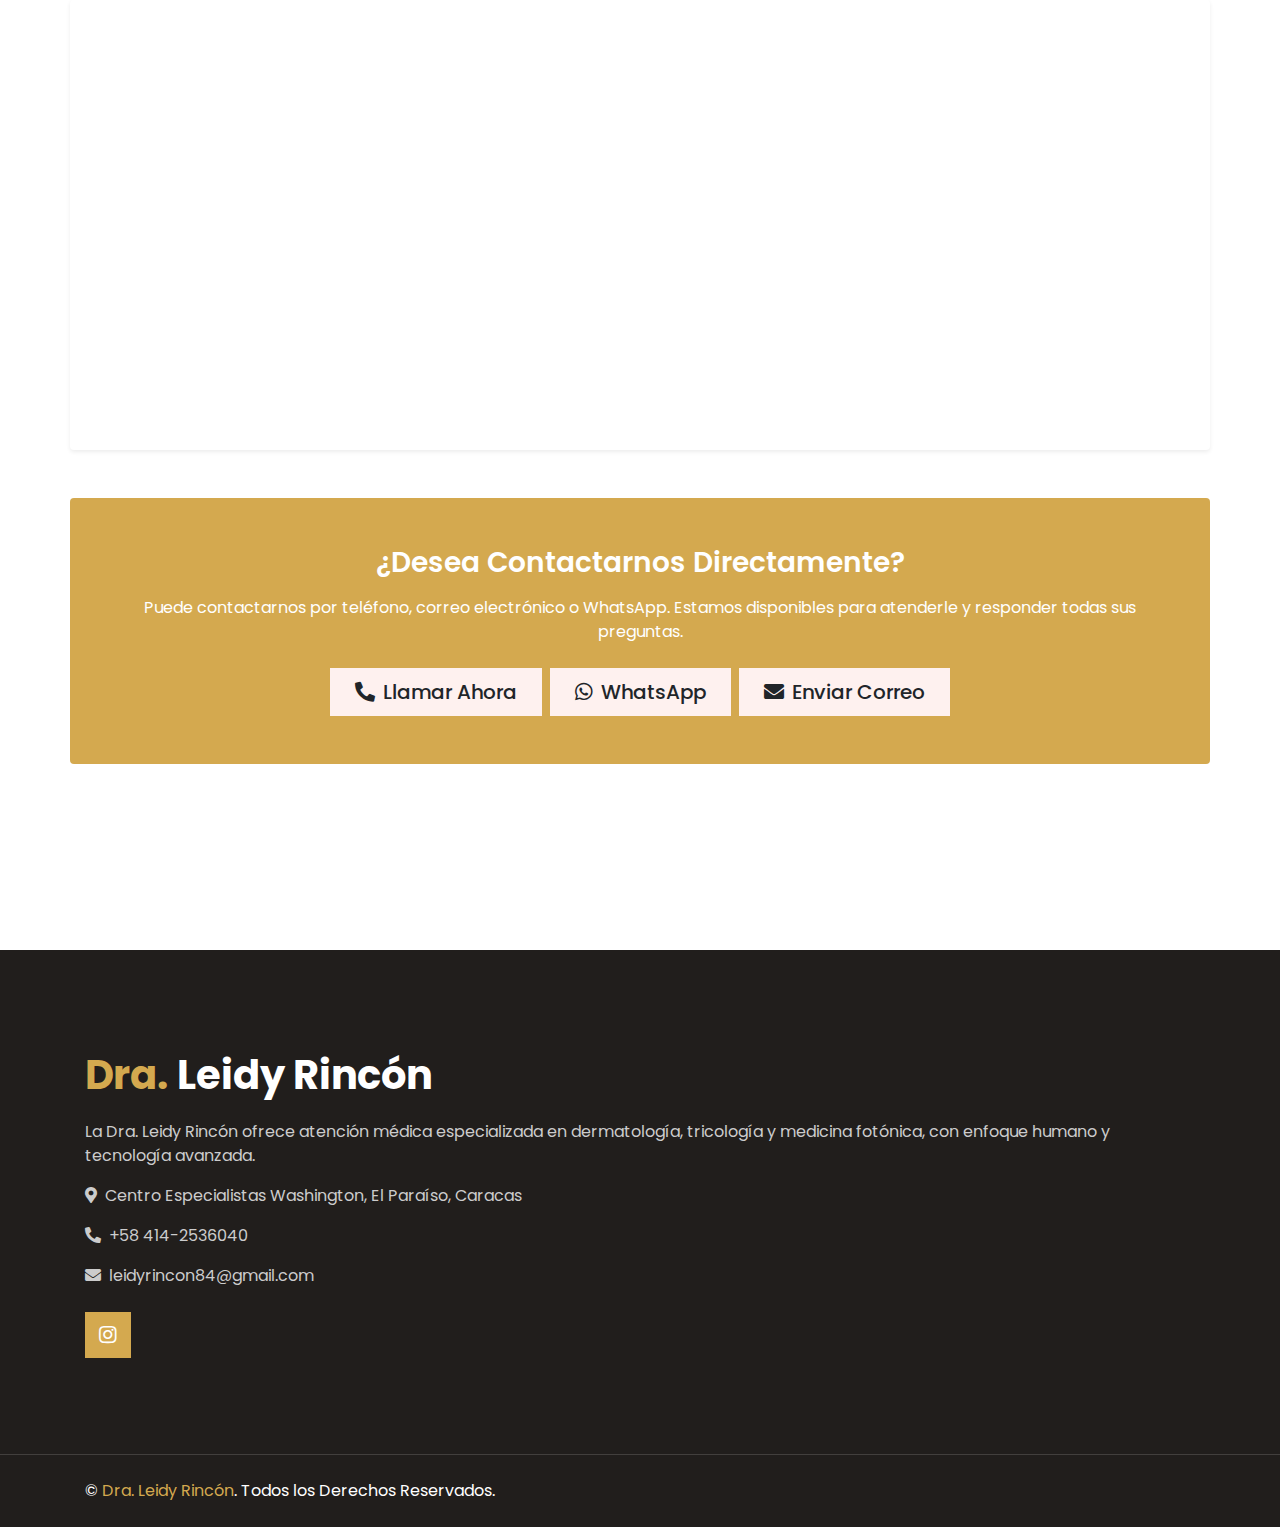
<file: contact.html>
<!DOCTYPE html>
<html lang="es">

<head>
    <meta charset="utf-8">
    <title>Contacto - Dra. Leidy Rincón</title>
    <meta content="width=device-width, initial-scale=1.0" name="viewport">
    <meta content="Información de contacto del consultorio de la Dra. Leidy Rincón" name="keywords">
    <meta content="Contacte al consultorio médico de la Dra. Leidy Rincón para agendar su cita" name="description">

    <!-- Favicon -->
    <link href="img/favicon.ico" rel="icon">

    <!-- Google Web Fonts -->
    <link rel="preconnect" href="https://fonts.gstatic.com">
    <link href="https://fonts.googleapis.com/css2?family=Poppins:wght@400;500;600;700&display=swap" rel="stylesheet">

    <!-- Font Awesome -->
    <link href="https://cdnjs.cloudflare.com/ajax/libs/font-awesome/5.10.0/css/all.min.css" rel="stylesheet">

    <!-- Libraries Stylesheet -->
    <link href="lib/animate/animate.min.css" rel="stylesheet">
    <link href="lib/owlcarousel/assets/owl.carousel.min.css" rel="stylesheet">
    <link href="lib/tempusdominus/css/tempusdominus-bootstrap-4.min.css" rel="stylesheet" />

    <!-- Customized Bootstrap Stylesheet -->
    <link href="css/style.css" rel="stylesheet">
</head>

<body>
    <!-- Topbar Start -->
    <div class="container-fluid bg-light d-none d-lg-block">
        <div class="row py-2 px-lg-5">
            <div class="col-lg-6 text-left mb-2 mb-lg-0">
                <div class="d-inline-flex align-items-center">
                    <small><i class="fa fa-phone-alt mr-2"></i>+58 414-2536040</small>
                    <small class="px-3">|</small>
                    <small><i class="fa fa-envelope mr-2"></i>leidyrincon84@gmail.com</small>
                </div>
            </div>
            <div class="col-lg-6 text-right">
                <div class="d-inline-flex align-items-center">
                    <a class="text-primary px-2" href="https://www.instagram.com/draleidyderma?igsh=eGxhenNuZm40eDhx" target="_blank" rel="noopener">
                        <i class="fab fa-instagram"></i>
                    </a>
                </div>
            </div>
        </div>
    </div>
    <!-- Topbar End -->


    <!-- Navbar Start -->
    <div class="container-fluid p-0">
        <nav class="navbar navbar-expand-lg bg-white navbar-light py-3 py-lg-0 px-lg-5">
            <a href="index.html" class="navbar-brand ml-lg-3">
                <h1 class="m-0 text-primary"><span class="text-dark">Dra.</span> Leidy Rincón</h1>
            </a>
            <button type="button" class="navbar-toggler" data-toggle="collapse" data-target="#navbarCollapse">
                <span class="navbar-toggler-icon"></span>
            </button>
            <div class="collapse navbar-collapse justify-content-between px-lg-3" id="navbarCollapse">
                <div class="navbar-nav m-auto py-0">
                    <a href="index.html" class="nav-item nav-link">Inicio</a>
                    <a href="perfil.html" class="nav-item nav-link">Perfil profesional</a>
                    <a href="services.html" class="nav-item nav-link">Servicios</a>
                    <a href="contact.html" class="nav-item nav-link active">Contacto</a>
                </div>
                <a href="https://wa.me/584142536040?text=Hola%2C%20quiero%20agendar%20una%20cita." target="_blank" class="btn btn-primary d-none d-lg-block">Agendar cita</a>
            </div>
        </nav>
    </div>
    <!-- Navbar End -->


    <!-- Header Start -->
    <div class="jumbotron jumbotron-fluid bg-contact" style="margin-bottom: 90px;">
        <div class="container text-center py-5">
            <h3 class="text-white display-3 mb-4">Contacto</h3>
            <div class="d-inline-flex align-items-center text-white">
                <p class="m-0"><a class="text-white" href="index.html">Inicio</a></p>
                <i class="far fa-circle px-3"></i>
                <p class="m-0">Contacto</p>
            </div>
        </div>
    </div>
    <!-- Header End -->


    <!-- Contacto Start -->
    <section class="container-fluid py-5">
        <div class="container py-5">
            <div class="row justify-content-center text-center mb-5">
                <div class="col-lg-8">
                    <h6 class="d-inline-block bg-light text-primary text-uppercase py-1 px-2">Contáctenos</h6>
                    <h1 class="mb-4">Información de Contacto</h1>
                    <p class="lead text-muted">
                        Estamos aquí para atenderle. No dude en contactarnos para agendar su consulta o resolver cualquier duda que pueda tener. Nuestro equipo está preparado para brindarle la atención que usted y su familia merecen.
                    </p>
                </div>
            </div>

            <div class="row mb-5">
                <div class="col-lg-8 mx-auto">
                    <div class="bg-white p-5 rounded shadow-sm">
                        <div class="row">
                            <div class="col-md-6 mb-4">
                                <div class="d-flex align-items-start h-100">
                                    <div class="d-inline-flex align-items-center justify-content-center bg-primary text-white rounded-circle flex-shrink-0" style="width: 60px; height: 60px; min-width: 60px;">
                                        <i class="fa fa-map-marker-alt fa-2x"></i>
                                    </div>
                                    <div class="ml-3 ml-md-4" style="flex: 1; min-width: 0;">
                                        <h5 class="mb-3 text-primary">Ubicación</h5>
                                        <p class="mb-0 text-muted">
                                            Centro Especialistas Washington<br>
                                            El Paraíso, Caracas<br>
                                            Venezuela
                                        </p>
                                    </div>
                                </div>
                            </div>
                            <div class="col-md-6 mb-4">
                                <div class="d-flex align-items-start h-100">
                                    <div class="d-inline-flex align-items-center justify-content-center bg-primary text-white rounded-circle flex-shrink-0" style="width: 60px; height: 60px; min-width: 60px;">
                                        <i class="fa fa-phone-alt fa-2x"></i>
                                    </div>
                                    <div class="ml-3 ml-md-4" style="flex: 1; min-width: 0;">
                                        <h5 class="mb-3 text-primary">Teléfono</h5>
                                        <p class="mb-0">
                                            <a href="tel:+584142536040" class="text-dark font-weight-bold" style="font-size: 1.1rem;">+58 414-2536040</a>
                                        </p>
                                        <small class="text-muted d-block mt-1">Lunes a Viernes: 9:00 AM - 6:00 PM</small>
                                    </div>
                                </div>
                            </div>
                            <div class="col-md-6 mb-4">
                                <div class="d-flex align-items-start h-100">
                                    <div class="d-inline-flex align-items-center justify-content-center bg-primary text-white rounded-circle flex-shrink-0" style="width: 60px; height: 60px; min-width: 60px;">
                                        <i class="fa fa-envelope fa-2x"></i>
                                    </div>
                                    <div class="ml-3 ml-md-4" style="word-break: break-word; flex: 1; min-width: 0;">
                                        <h5 class="mb-3 text-primary">Correo Electrónico</h5>
                                        <p class="mb-0">
                                            <a href="mailto:leidyrincon84@gmail.com" class="text-dark" style="word-break: break-all; font-size: 0.9rem;">leidyrincon84@gmail.com</a>
                                        </p>
                                        <small class="text-muted d-block mt-1">Respondemos en un plazo de 24-48 horas</small>
                                    </div>
                                </div>
                            </div>
                            <div class="col-md-6 mb-4">
                                <div class="d-flex align-items-start h-100">
                                    <div class="d-inline-flex align-items-center justify-content-center bg-primary text-white rounded-circle flex-shrink-0" style="width: 60px; height: 60px; min-width: 60px;">
                                        <i class="fab fa-whatsapp fa-2x"></i>
                                    </div>
                                    <div class="ml-3 ml-md-4" style="flex: 1; min-width: 0;">
                                        <h5 class="mb-3 text-primary">WhatsApp</h5>
                                        <p class="mb-0">
                                            <a href="https://wa.me/584142536040?text=Hola%2C%20quiero%20agendar%20una%20cita." target="_blank" class="text-dark font-weight-bold">Agendar cita por WhatsApp</a>
                                        </p>
                                        <small class="text-muted d-block mt-1">Respuesta rápida y directa</small>
                                    </div>
                                </div>
                            </div>
                        </div>
                    </div>
                </div>
            </div>

            <div class="row justify-content-center text-center mb-5">
                <div class="col-lg-8">
                    <h6 class="d-inline-block bg-light text-primary text-uppercase py-1 px-2">Ubicación</h6>
                    <h1 class="mb-4">Información de Ubicación</h1>
                    <p class="lead text-muted">
                        Ubicación del consultorio de la Dra. Leidy Rincón.
                    </p>
                </div>
            </div>
            <!-- Mapa y Formulario -->
            <div class="row">
                <div class="col-12 mb-4 mb-lg-0 p-0" style="min-height: 400px;">
                    <div class="position-relative h-100 rounded overflow-hidden shadow-sm w-100">
                        <iframe 
                            src="https://www.google.com/maps/embed?pb=!1m18!1m12!1m3!1d3923.199756745754!2d-66.94205822622912!3d10.484913464505698!2m3!1f0!2f0!3f0!3m2!1i1024!2i768!4f13.1!3m3!1m2!1s0x8c2a5fec39a3b39b%3A0xb6f6050f0c317ec0!2sCentro%20Especialistas%20Washington!5e0!3m2!1ses!2sve!4v1763528605445!5m2!1ses!2sve" 
                            width="100%" 
                            height="450" 
                            style="border:0;display:block;width:100%;min-height:400px;" 
                            allowfullscreen="" 
                            loading="lazy" 
                            referrerpolicy="no-referrer-when-downgrade">
                        </iframe>
                    </div>
                </div>
                <!-- <div class="col-lg-6">
                    <div class="contact-form bg-light p-4 p-lg-5 h-100 rounded shadow-sm">
                        <h6 class="d-inline-block text-white text-uppercase bg-primary py-1 px-2 mb-3">Agende su Consulta</h6>
                        <h3 class="mb-4">Solicite una Cita</h3>
                        <p class="text-muted mb-4">
                            Le invitamos cordialmente a agendar una consulta. Complete el formulario y nos pondremos en contacto con usted a la brevedad posible para coordinar su cita.
                        </p>
                        <div id="success"></div>
                        <form name="sentMessage" id="contactForm" novalidate="novalidate">
                            <div class="form-row">
                                <div class="col-sm-6 control-group mb-3">
                                    <input type="text" class="form-control border-0 p-4" id="name" placeholder="Su Nombre"
                                        required="required" data-validation-required-message="Por favor ingrese su nombre" />
                                    <p class="help-block text-danger"></p>
                                </div>
                                <div class="col-sm-6 control-group mb-3">
                                    <input type="email" class="form-control border-0 p-4" id="email" placeholder="Su Correo Electrónico"
                                        required="required" data-validation-required-message="Por favor ingrese su correo electrónico" />
                                    <p class="help-block text-danger"></p>
                                </div>
                            </div>
                            <div class="control-group mb-3">
                                <input type="tel" class="form-control border-0 p-4" id="phone" placeholder="Su Teléfono"
                                    required="required" data-validation-required-message="Por favor ingrese su teléfono" />
                                <p class="help-block text-danger"></p>
                            </div>
                            <div class="control-group mb-3">
                                <input type="text" class="form-control border-0 p-4" id="subject" placeholder="Asunto"
                                    required="required" data-validation-required-message="Por favor ingrese un asunto" />
                                <p class="help-block text-danger"></p>
                            </div>
                            <div class="control-group mb-3">
                                <textarea class="form-control border-0 py-3 px-4" rows="4" id="message" placeholder="Mensaje"
                                    required="required"
                                    data-validation-required-message="Por favor ingrese su mensaje"></textarea>
                                <p class="help-block text-danger"></p>
                            </div>
                            <div>
                                <button class="btn btn-primary py-3 px-5" type="submit" id="sendMessageButton">
                                    <i class="fa fa-paper-plane mr-2"></i>Enviar Mensaje
                                </button>
                            </div>
                        </form>
                    </div>
                </div>
            </div> -->

            <!-- Llamado a la acción -->
            <div class="row mt-5">
                <div class="col-lg-12">
                    <div class="bg-primary text-white p-4 p-md-5 rounded text-center">
                        <h3 class="text-white mb-3">¿Desea Contactarnos Directamente?</h3>
                        <p class="mb-4">
                            Puede contactarnos por teléfono, correo electrónico o WhatsApp. Estamos disponibles para atenderle y responder todas sus preguntas.
                        </p>
                        <div class="d-flex flex-column flex-sm-row justify-content-center align-items-center flex-wrap">
                            <a href="tel:+584142536040" class="btn btn-light btn-lg px-3 px-md-4 mb-2 mb-sm-0 mr-sm-2">
                                <i class="fa fa-phone-alt mr-2"></i><span class="d-none d-md-inline">Llamar </span>Ahora
                            </a>
                            <a href="https://wa.me/584142536040?text=Hola%2C%20quiero%20agendar%20una%20cita." target="_blank" class="btn btn-light btn-lg px-3 px-md-4 mb-2 mb-sm-0 mr-sm-2">
                                <i class="fab fa-whatsapp mr-2"></i>WhatsApp
                            </a>
                            <a href="mailto:leidyrincon84@gmail.com" class="btn btn-light btn-lg px-3 px-md-4 mb-2 mb-sm-0" style="word-break: break-all;">
                                <i class="fa fa-envelope mr-2"></i><span class="d-none d-md-inline">Enviar </span>Correo
                            </a>
                        </div>
                    </div>
                </div>
            </div>
        </div>
    </section>
    <!-- Contacto End -->


    <!-- Footer Start -->
    <div class="footer container-fluid bg-dark py-5" style="margin-top: 90px;">
        <div class="container pt-5">
            <div class="row">
                <div class="col-lg-12 pr-lg-5 mb-5">
                    <a href="index.html" class="navbar-brand">
                        <h1 class="mb-3 text-white"><span class="text-primary">Dra.</span> Leidy Rincón</h1>
                    </a>
                    <p> La Dra. Leidy Rincón ofrece atención médica especializada en dermatología, tricología y medicina fotónica, con enfoque humano y tecnología avanzada.</p>
                    <p><i class="fa fa-map-marker-alt mr-2"></i>Centro Especialistas Washington, El Paraíso, Caracas</p>
                    <p><i class="fa fa-phone-alt mr-2"></i>+58 414-2536040</p>
                    <p><i class="fa fa-envelope mr-2"></i>leidyrincon84@gmail.com</p>
                    <div class="d-flex justify-content-start mt-4">
                        <a class="btn btn-lg btn-primary btn-lg-square" href="https://www.instagram.com/draleidyderma?igsh=eGxhenNuZm40eDhx" target="_blank" rel="noopener"><i class="fab fa-instagram"></i></a>
                    </div>
                </div>
            </div>
        </div>
    </div>
    <div class="container-fluid bg-dark text-light border-top py-4" style="border-color: rgba(256, 256, 256, .15) !important;">
        <div class="container">
            <div class="row">
                <div class="col-md-6 text-center text-md-left mb-3 mb-md-0">
                    <p class="m-0 text-white">&copy; <a href="#">Dra. Leidy Rincón</a>. Todos los Derechos Reservados.</p>
                </div>
            </div>
        </div>
    </div>
    <!-- Footer End -->


    <!-- Back to Top -->
    <a href="#" class="btn btn-lg btn-primary back-to-top"><i class="fa fa-angle-double-up"></i></a>


    <!-- JavaScript Libraries -->
    <script src="https://code.jquery.com/jquery-3.4.1.min.js"></script>
    <script src="https://stackpath.bootstrapcdn.com/bootstrap/4.4.1/js/bootstrap.bundle.min.js"></script>
    <script src="lib/easing/easing.min.js"></script>
    <script src="lib/waypoints/waypoints.min.js"></script>
    <script src="lib/counterup/counterup.min.js"></script>
    <script src="lib/owlcarousel/owl.carousel.min.js"></script>
    <script src="lib/tempusdominus/js/moment.min.js"></script>
    <script src="lib/tempusdominus/js/moment-timezone.min.js"></script>
    <script src="lib/tempusdominus/js/tempusdominus-bootstrap-4.min.js"></script>

    <!-- Contact Javascript File -->
    <script src="mail/jqBootstrapValidation.min.js"></script>
    <script src="mail/contact.js"></script>

    <!-- Template Javascript -->
    <script src="js/main.js"></script>
</body>

</html>
</file>
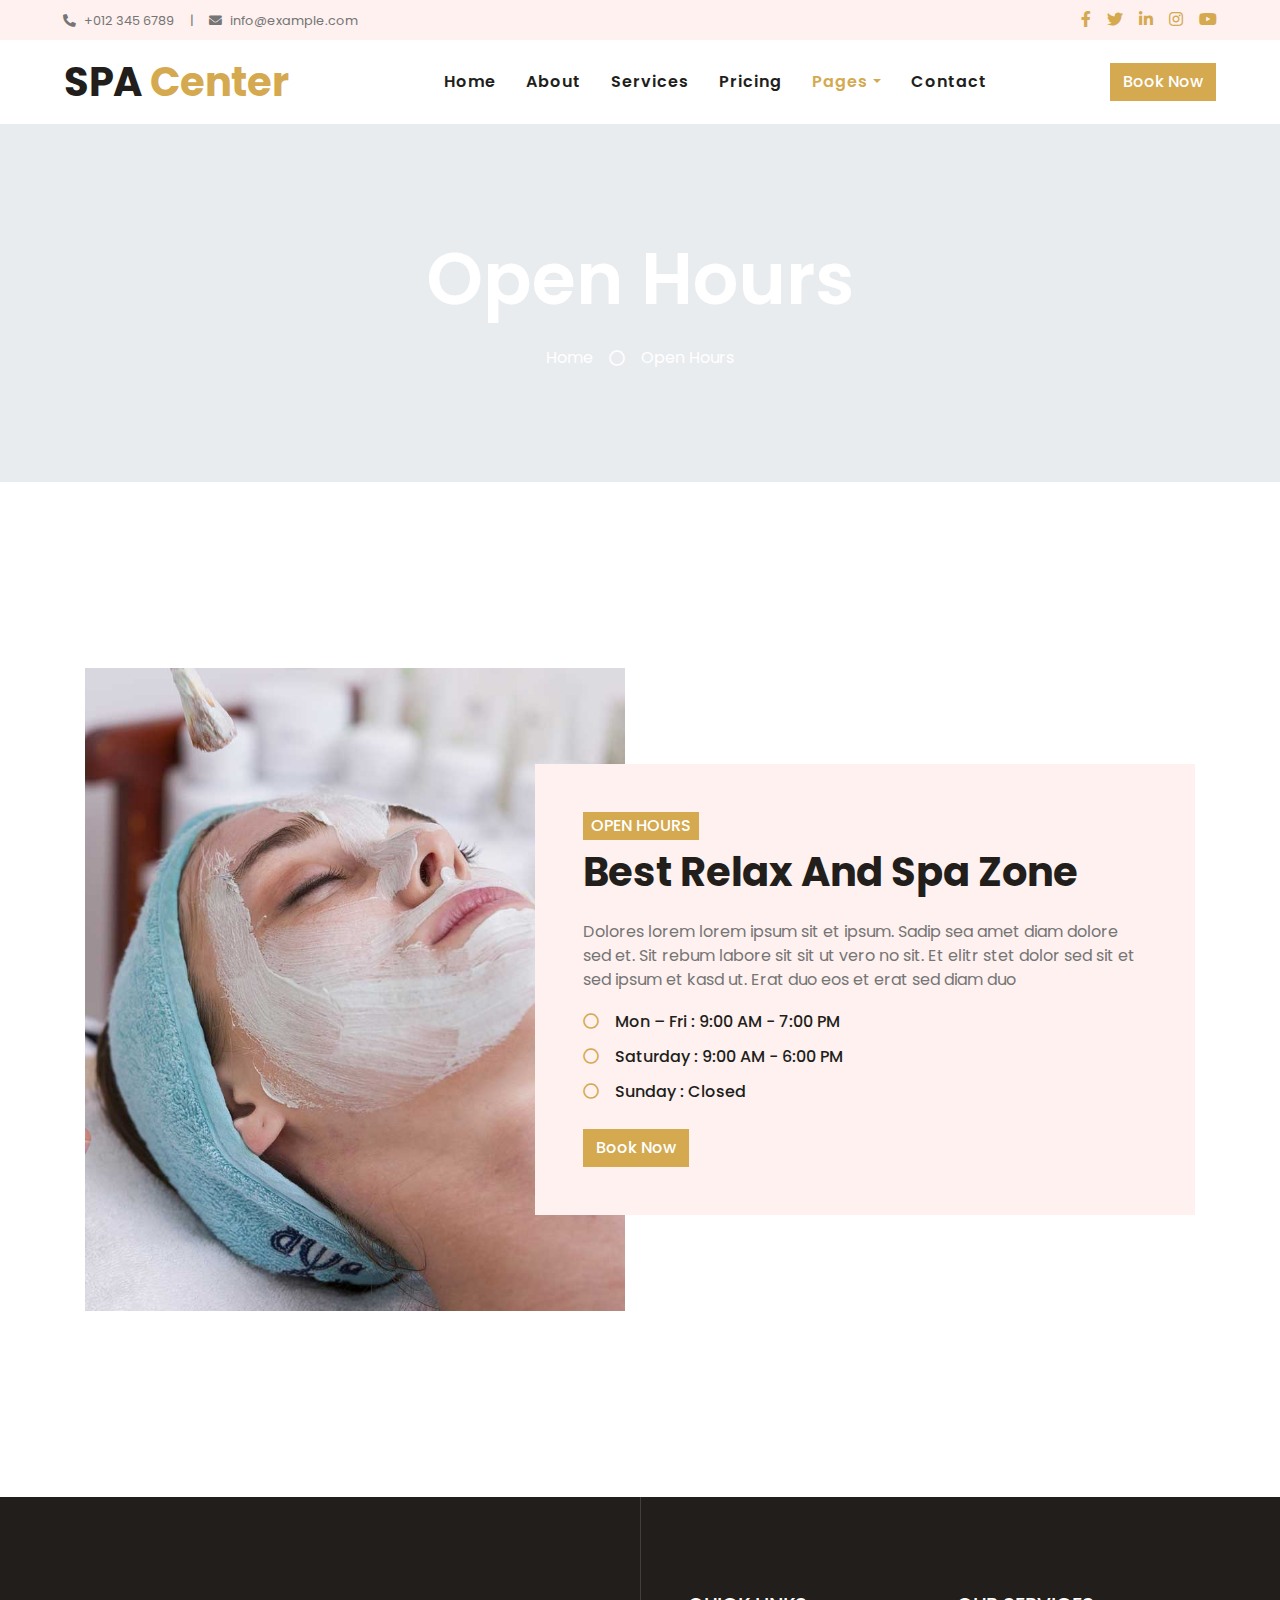
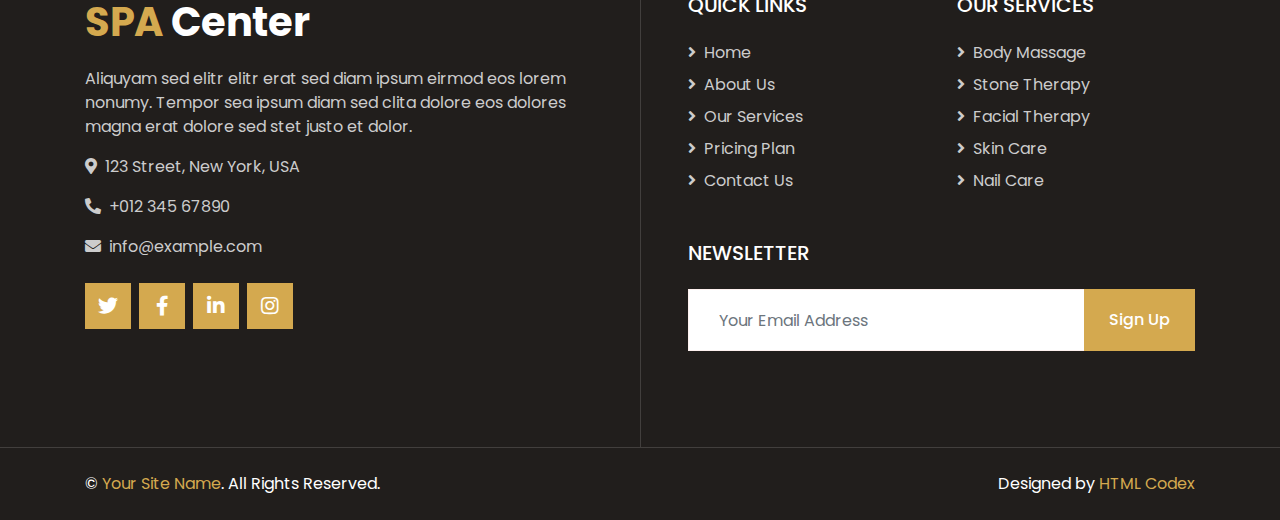
<file: opening.html>
<!DOCTYPE html>
<html lang="en">

<head>
    <meta charset="utf-8">
    <title>SPA Center - Beauty & Spa HTML Template</title>
    <meta content="width=device-width, initial-scale=1.0" name="viewport">
    <meta content="Free HTML Templates" name="keywords">
    <meta content="Free HTML Templates" name="description">

    <!-- Favicon -->
    <link href="img/favicon.ico" rel="icon">

    <!-- Google Web Fonts -->
    <link rel="preconnect" href="https://fonts.gstatic.com">
    <link href="https://fonts.googleapis.com/css2?family=Poppins:wght@400;500;600;700&display=swap" rel="stylesheet">

    <!-- Font Awesome -->
    <link href="https://cdnjs.cloudflare.com/ajax/libs/font-awesome/5.10.0/css/all.min.css" rel="stylesheet">

    <!-- Libraries Stylesheet -->
    <link href="lib/animate/animate.min.css" rel="stylesheet">
    <link href="lib/owlcarousel/assets/owl.carousel.min.css" rel="stylesheet">
    <link href="lib/tempusdominus/css/tempusdominus-bootstrap-4.min.css" rel="stylesheet" />

    <!-- Customized Bootstrap Stylesheet -->
    <link href="css/style.css" rel="stylesheet">
</head>

<body>
    <!-- Topbar Start -->
    <div class="container-fluid bg-light d-none d-lg-block">
        <div class="row py-2 px-lg-5">
            <div class="col-lg-6 text-left mb-2 mb-lg-0">
                <div class="d-inline-flex align-items-center">
                    <small><i class="fa fa-phone-alt mr-2"></i>+012 345 6789</small>
                    <small class="px-3">|</small>
                    <small><i class="fa fa-envelope mr-2"></i>info@example.com</small>
                </div>
            </div>
            <div class="col-lg-6 text-right">
                <div class="d-inline-flex align-items-center">
                    <a class="text-primary px-2" href="">
                        <i class="fab fa-facebook-f"></i>
                    </a>
                    <a class="text-primary px-2" href="">
                        <i class="fab fa-twitter"></i>
                    </a>
                    <a class="text-primary px-2" href="">
                        <i class="fab fa-linkedin-in"></i>
                    </a>
                    <a class="text-primary px-2" href="">
                        <i class="fab fa-instagram"></i>
                    </a>
                    <a class="text-primary pl-2" href="">
                        <i class="fab fa-youtube"></i>
                    </a>
                </div>
            </div>
        </div>
    </div>
    <!-- Topbar End -->


    <!-- Navbar Start -->
    <div class="container-fluid p-0">
        <nav class="navbar navbar-expand-lg bg-white navbar-light py-3 py-lg-0 px-lg-5">
            <a href="index.html" class="navbar-brand ml-lg-3">
                <h1 class="m-0 text-primary"><span class="text-dark">SPA</span> Center</h1>
            </a>
            <button type="button" class="navbar-toggler" data-toggle="collapse" data-target="#navbarCollapse">
                <span class="navbar-toggler-icon"></span>
            </button>
            <div class="collapse navbar-collapse justify-content-between px-lg-3" id="navbarCollapse">
                <div class="navbar-nav m-auto py-0">
                    <a href="index.html" class="nav-item nav-link">Home</a>
                    <a href="about.html" class="nav-item nav-link">About</a>
                    <a href="service.html" class="nav-item nav-link">Services</a>
                    <a href="price.html" class="nav-item nav-link">Pricing</a>
                    <div class="nav-item dropdown">
                        <a href="#" class="nav-link dropdown-toggle active" data-toggle="dropdown">Pages</a>
                        <div class="dropdown-menu rounded-0 m-0">
                            <a href="appointment.html" class="dropdown-item">Appointment</a>
                            <a href="opening.html" class="dropdown-item active">Open Hours</a>
                            <a href="team.html" class="dropdown-item">Our Team</a>
                            <a href="testimonial.html" class="dropdown-item">Testimonial</a>
                        </div>
                    </div>
                    <a href="contact.html" class="nav-item nav-link">Contact</a>
                </div>
                <a href="" class="btn btn-primary d-none d-lg-block">Book Now</a>
            </div>
        </nav>
    </div>
    <!-- Navbar End -->


    <!-- Header Start -->
    <div class="jumbotron jumbotron-fluid bg-jumbotron" style="margin-bottom: 90px;">
        <div class="container text-center py-5">
            <h3 class="text-white display-3 mb-4">Open Hours</h1>
            <div class="d-inline-flex align-items-center text-white">
                <p class="m-0"><a class="text-white" href="">Home</a></p>
                <i class="far fa-circle px-3"></i>
                <p class="m-0">Open Hours</p>
            </div>
        </div>
    </div>
    <!-- Header End -->


    <!-- Open Hours Start -->
    <div class="container-fluid py-5">
        <div class="container py-5">
            <div class="row">
                <div class="col-lg-6" style="min-height: 500px;">
                    <div class="position-relative h-100">
                        <img class="position-absolute w-100 h-100" src="img/opening.jpg" style="object-fit: cover;">
                    </div>
                </div>
                <div class="col-lg-6 pt-5 pb-lg-5">
                    <div class="hours-text bg-light p-4 p-lg-5 my-lg-5">
                        <h6 class="d-inline-block text-white text-uppercase bg-primary py-1 px-2">Open Hours</h6>
                        <h1 class="mb-4">Best Relax And Spa Zone</h1>
                        <p>Dolores lorem lorem ipsum sit et ipsum. Sadip sea amet diam dolore sed et. Sit rebum labore sit sit ut vero no sit. Et elitr stet dolor sed sit et sed ipsum et kasd ut. Erat duo eos et erat sed diam duo</p>
                        <ul class="list-inline">
                            <li class="h6 py-1"><i class="far fa-circle text-primary mr-3"></i>Mon – Fri : 9:00 AM - 7:00 PM</li>
                            <li class="h6 py-1"><i class="far fa-circle text-primary mr-3"></i>Saturday : 9:00 AM - 6:00 PM</li>
                            <li class="h6 py-1"><i class="far fa-circle text-primary mr-3"></i>Sunday : Closed</li>
                        </ul>
                        <a href="" class="btn btn-primary mt-2">Book Now</a>
                    </div>
                </div>
            </div>
        </div>
    </div>
    <!-- Open Hours End -->


    <!-- Footer Start -->
    <div class="footer container-fluid position-relative bg-dark py-5" style="margin-top: 90px;">
        <div class="container pt-5">
            <div class="row">
                <div class="col-lg-6 pr-lg-5 mb-5">
                    <a href="index.html" class="navbar-brand">
                        <h1 class="mb-3 text-white"><span class="text-primary">SPA</span> Center</h1>
                    </a>
                    <p>Aliquyam sed elitr elitr erat sed diam ipsum eirmod eos lorem nonumy. Tempor sea ipsum diam  sed clita dolore eos dolores magna erat dolore sed stet justo et dolor.</p>
                    <p><i class="fa fa-map-marker-alt mr-2"></i>123 Street, New York, USA</p>
                    <p><i class="fa fa-phone-alt mr-2"></i>+012 345 67890</p>
                    <p><i class="fa fa-envelope mr-2"></i>info@example.com</p>
                    <div class="d-flex justify-content-start mt-4">
                        <a class="btn btn-lg btn-primary btn-lg-square mr-2" href="#"><i class="fab fa-twitter"></i></a>
                        <a class="btn btn-lg btn-primary btn-lg-square mr-2" href="#"><i class="fab fa-facebook-f"></i></a>
                        <a class="btn btn-lg btn-primary btn-lg-square mr-2" href="#"><i class="fab fa-linkedin-in"></i></a>
                        <a class="btn btn-lg btn-primary btn-lg-square" href="#"><i class="fab fa-instagram"></i></a>
                    </div>
                </div>
                <div class="col-lg-6 pl-lg-5">
                    <div class="row">
                        <div class="col-sm-6 mb-5">
                            <h5 class="text-white text-uppercase mb-4">Quick Links</h5>
                            <div class="d-flex flex-column justify-content-start">
                                <a class="text-white-50 mb-2" href="#"><i class="fa fa-angle-right mr-2"></i>Home</a>
                                <a class="text-white-50 mb-2" href="#"><i class="fa fa-angle-right mr-2"></i>About Us</a>
                                <a class="text-white-50 mb-2" href="#"><i class="fa fa-angle-right mr-2"></i>Our Services</a>
                                <a class="text-white-50 mb-2" href="#"><i class="fa fa-angle-right mr-2"></i>Pricing Plan</a>
                                <a class="text-white-50" href="#"><i class="fa fa-angle-right mr-2"></i>Contact Us</a>
                            </div>
                        </div>
                        <div class="col-sm-6 mb-5">
                            <h5 class="text-white text-uppercase mb-4">Our Services</h5>
                            <div class="d-flex flex-column justify-content-start">
                                <a class="text-white-50 mb-2" href="#"><i class="fa fa-angle-right mr-2"></i>Body Massage</a>
                                <a class="text-white-50 mb-2" href="#"><i class="fa fa-angle-right mr-2"></i>Stone Therapy</a>
                                <a class="text-white-50 mb-2" href="#"><i class="fa fa-angle-right mr-2"></i>Facial Therapy</a>
                                <a class="text-white-50 mb-2" href="#"><i class="fa fa-angle-right mr-2"></i>Skin Care</a>
                                <a class="text-white-50" href="#"><i class="fa fa-angle-right mr-2"></i>Nail Care</a>
                            </div>
                        </div>
                        <div class="col-sm-12 mb-5">
                            <h5 class="text-white text-uppercase mb-4">Newsletter</h5>
                            <div class="w-100">
                                <div class="input-group">
                                    <input type="text" class="form-control border-light" style="padding: 30px;" placeholder="Your Email Address">
                                    <div class="input-group-append">
                                        <button class="btn btn-primary px-4">Sign Up</button>
                                    </div>
                                </div>
                            </div>
                        </div>
                    </div>
                </div>
            </div>
        </div>
    </div>
    <div class="container-fluid bg-dark text-light border-top py-4" style="border-color: rgba(256, 256, 256, .15) !important;">
        <div class="container">
            <div class="row">
                <div class="col-md-6 text-center text-md-left mb-3 mb-md-0">
                    <p class="m-0 text-white">&copy; <a href="#">Your Site Name</a>. All Rights Reserved.</p>
                </div>
                <div class="col-md-6 text-center text-md-right">
                    <p class="m-0 text-white">Designed by <a href="https://htmlcodex.com">HTML Codex</a></p>
                </div>
            </div>
        </div>
    </div>
    <!-- Footer End -->


    <!-- Back to Top -->
    <a href="#" class="btn btn-lg btn-primary back-to-top"><i class="fa fa-angle-double-up"></i></a>


    <!-- JavaScript Libraries -->
    <script src="https://code.jquery.com/jquery-3.4.1.min.js"></script>
    <script src="https://stackpath.bootstrapcdn.com/bootstrap/4.4.1/js/bootstrap.bundle.min.js"></script>
    <script src="lib/easing/easing.min.js"></script>
    <script src="lib/waypoints/waypoints.min.js"></script>
    <script src="lib/counterup/counterup.min.js"></script>
    <script src="lib/owlcarousel/owl.carousel.min.js"></script>
    <script src="lib/tempusdominus/js/moment.min.js"></script>
    <script src="lib/tempusdominus/js/moment-timezone.min.js"></script>
    <script src="lib/tempusdominus/js/tempusdominus-bootstrap-4.min.js"></script>

    <!-- Contact Javascript File -->
    <script src="mail/jqBootstrapValidation.min.js"></script>
    <script src="mail/contact.js"></script>

    <!-- Template Javascript -->
    <script src="js/main.js"></script>
</body>

</html>
</file>
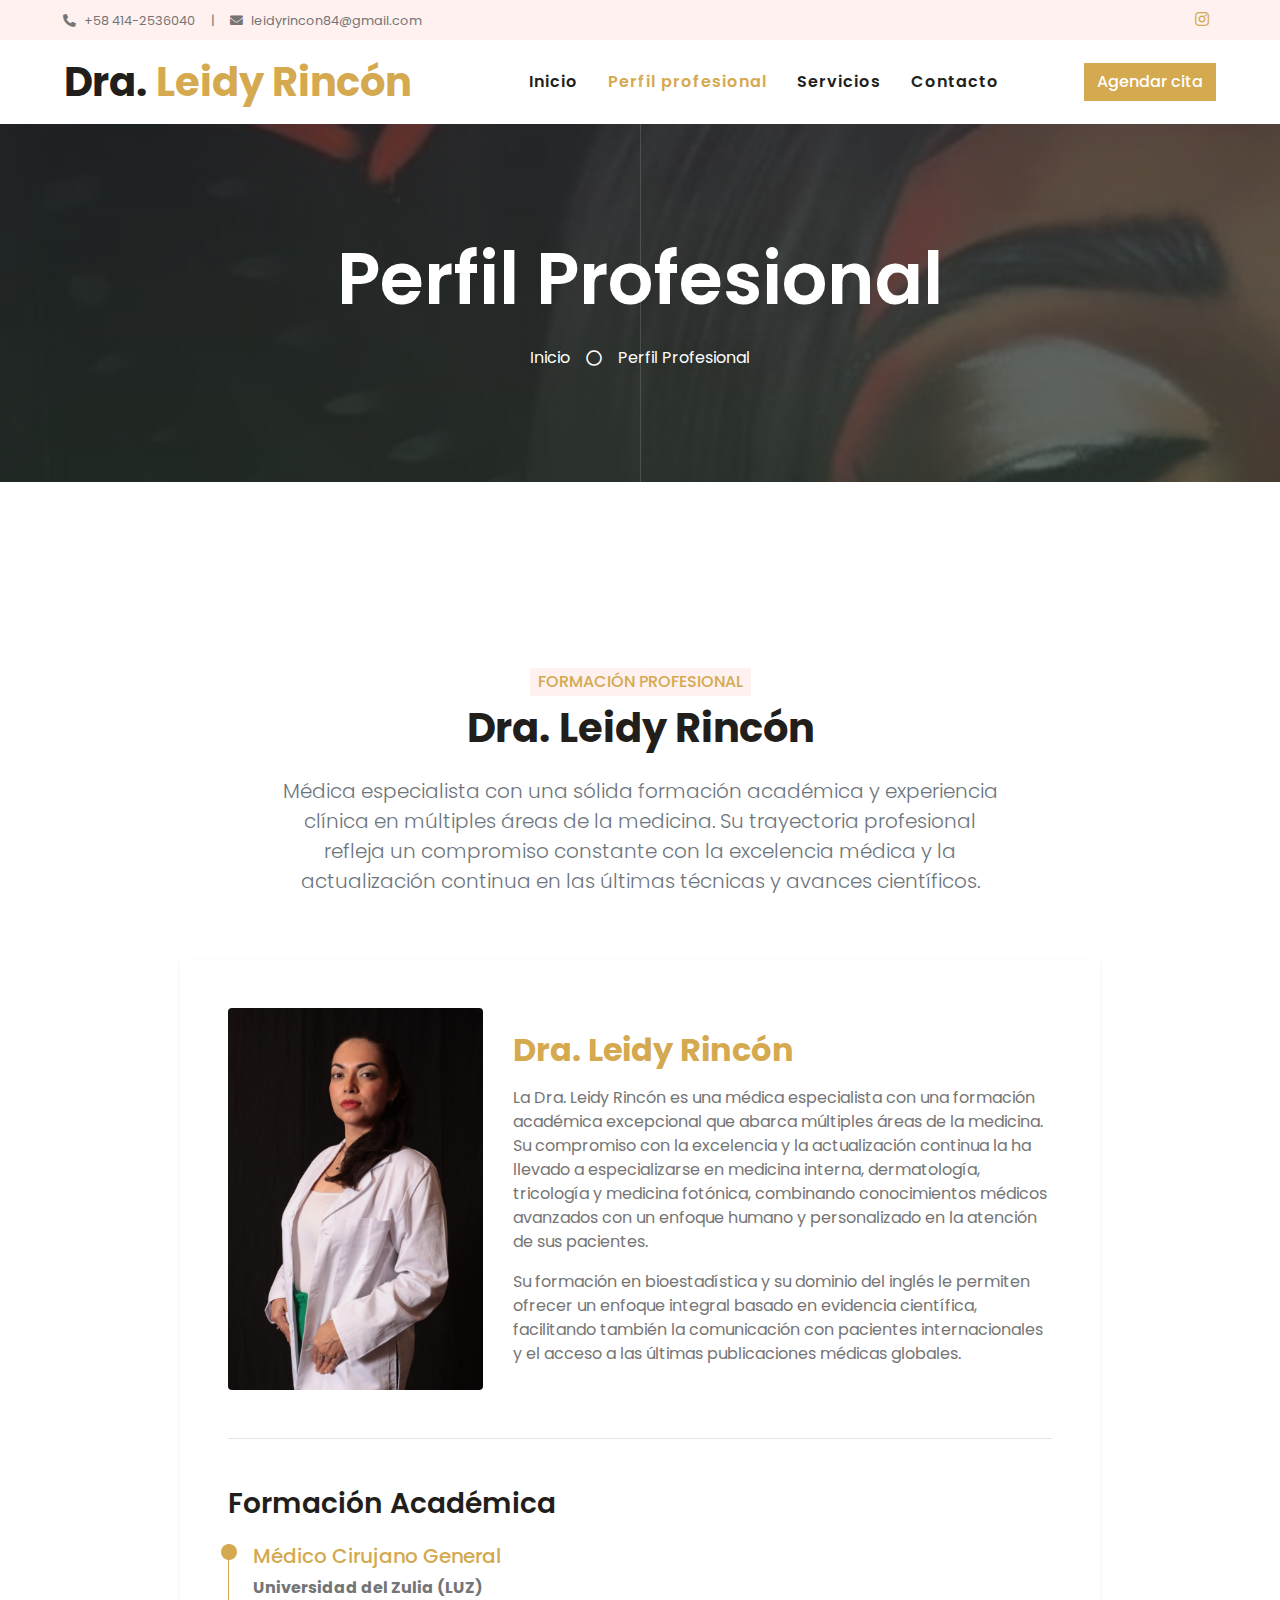
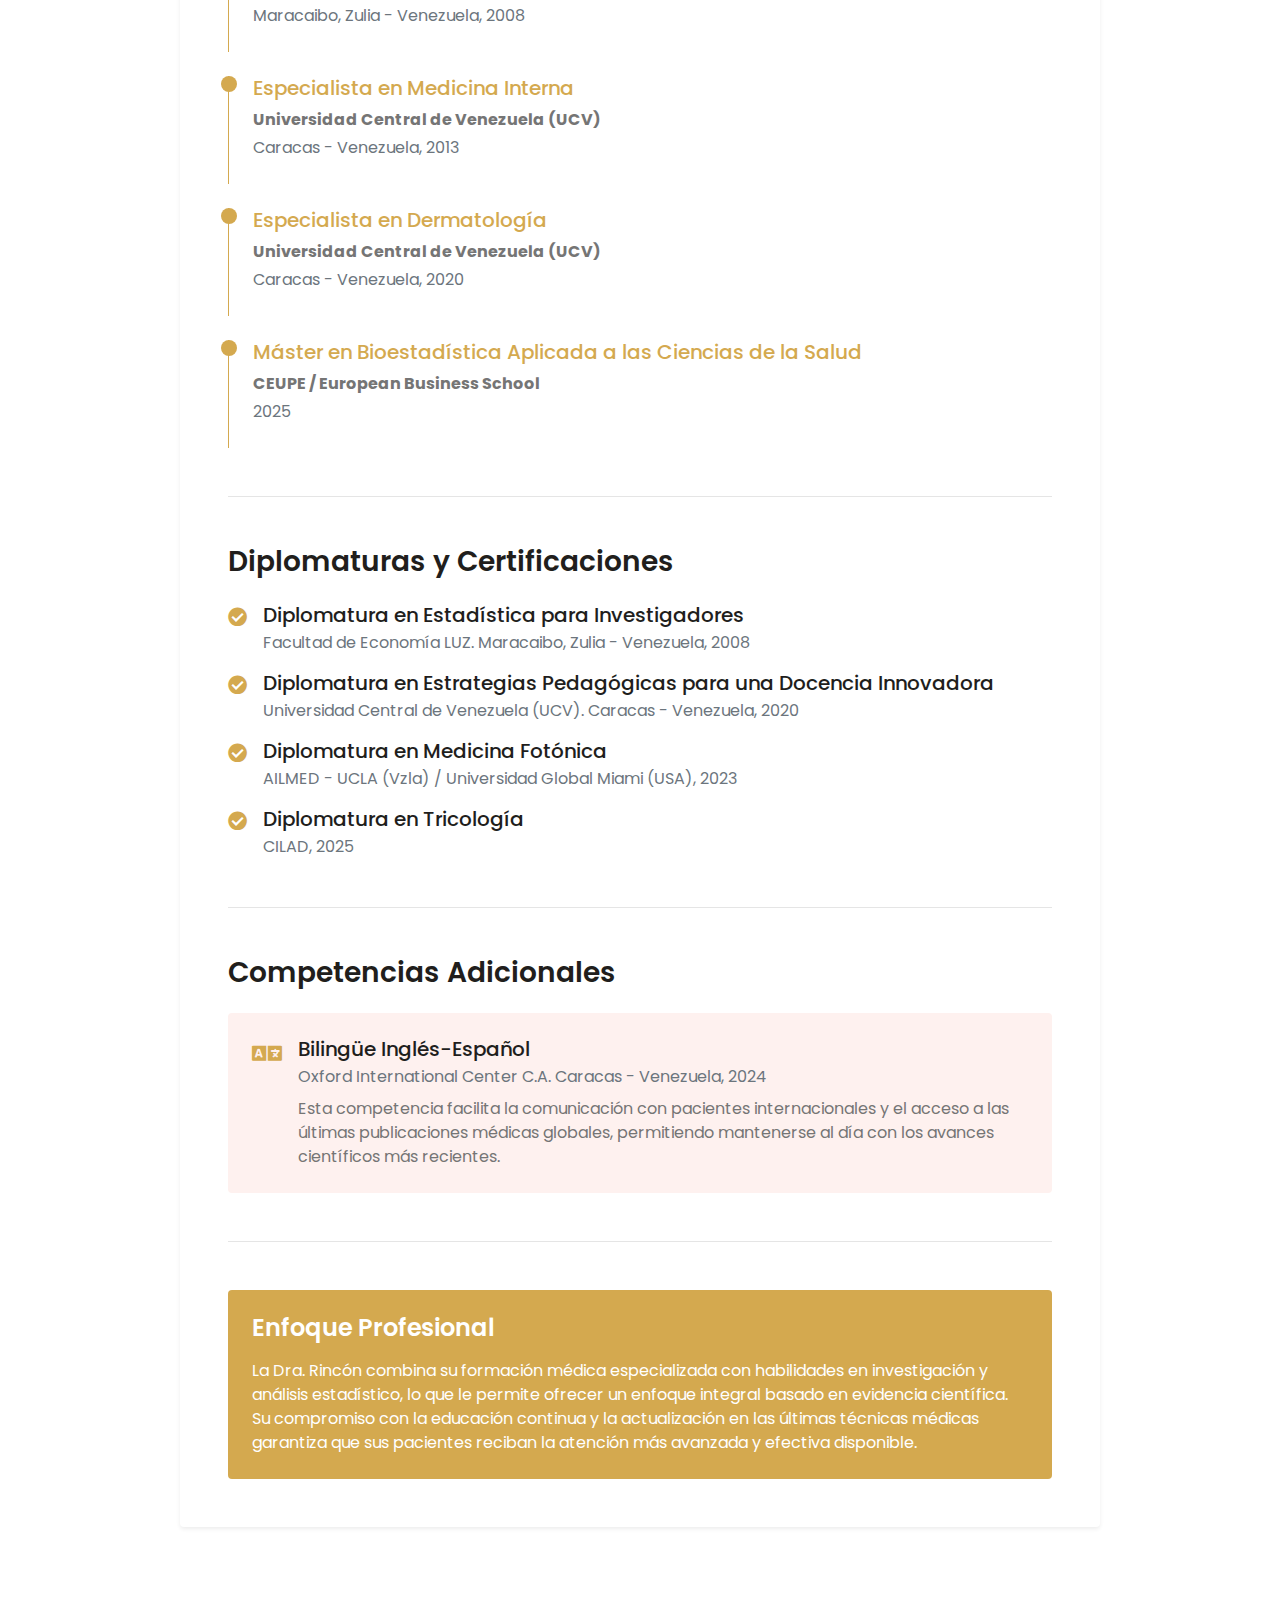
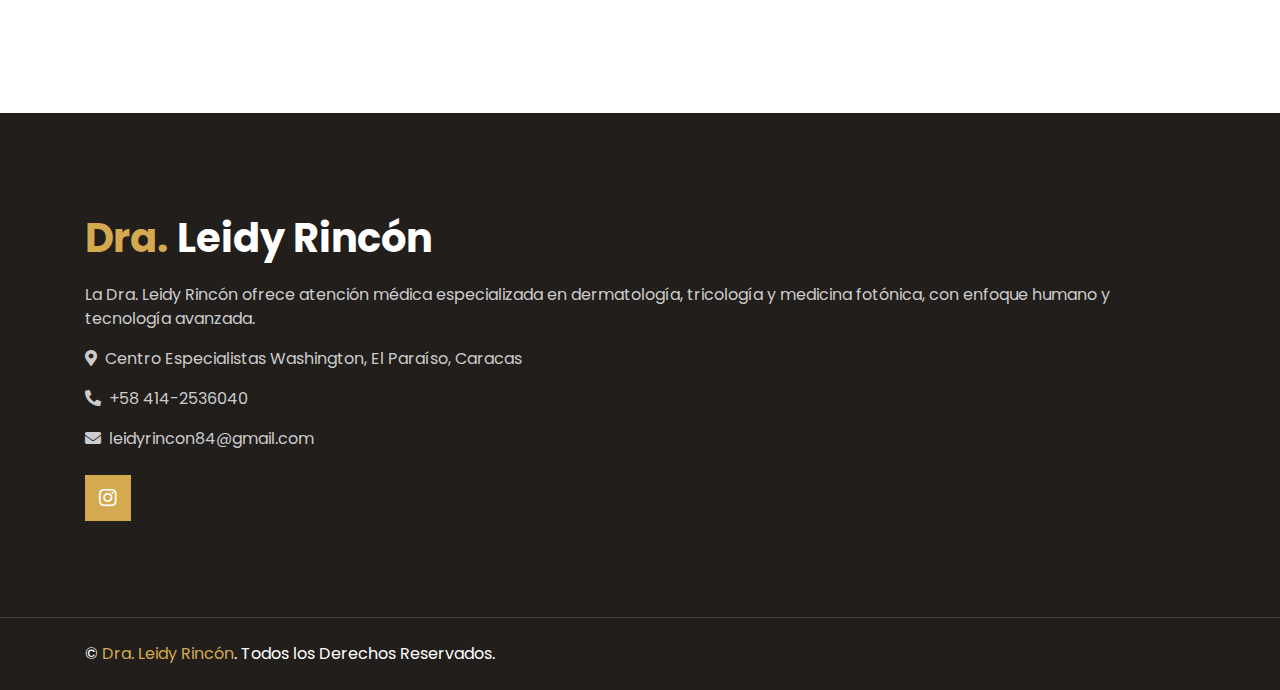
<file: perfil.html>
<!DOCTYPE html>
<html lang="es">

<head>
    <meta charset="utf-8">
    <title>Perfil Profesional - Dra. Leidy Rincón</title>
    <meta content="width=device-width, initial-scale=1.0" name="viewport">
    <meta content="Perfil profesional de la Dra. Leidy Rincón" name="keywords">
    <meta content="Conozca la formación académica y experiencia profesional de la Dra. Leidy Rincón" name="description">

    <!-- Favicon -->
    <link href="img/favicon.ico" rel="icon">

    <!-- Google Web Fonts -->
    <link rel="preconnect" href="https://fonts.gstatic.com">
    <link href="https://fonts.googleapis.com/css2?family=Poppins:wght@400;500;600;700&display=swap" rel="stylesheet">

    <!-- Font Awesome -->
    <link href="https://cdnjs.cloudflare.com/ajax/libs/font-awesome/5.10.0/css/all.min.css" rel="stylesheet">

    <!-- Libraries Stylesheet -->
    <link href="lib/animate/animate.min.css" rel="stylesheet">
    <link href="lib/owlcarousel/assets/owl.carousel.min.css" rel="stylesheet">
    <link href="lib/tempusdominus/css/tempusdominus-bootstrap-4.min.css" rel="stylesheet" />

    <!-- Customized Bootstrap Stylesheet -->
    <link href="css/style.css" rel="stylesheet">
</head>

<body>
    <!-- Topbar Start -->
    <div class="container-fluid bg-light d-none d-lg-block">
        <div class="row py-2 px-lg-5">
            <div class="col-lg-6 text-left mb-2 mb-lg-0">
                <div class="d-inline-flex align-items-center">
                    <small><i class="fa fa-phone-alt mr-2"></i>+58 414-2536040</small>
                    <small class="px-3">|</small>
                    <small><i class="fa fa-envelope mr-2"></i>leidyrincon84@gmail.com</small>
                </div>
            </div>
            <div class="col-lg-6 text-right">
                <div class="d-inline-flex align-items-center">
                    <a class="text-primary px-2" href="https://www.instagram.com/draleidyderma?igsh=eGxhenNuZm40eDhx" target="_blank" rel="noopener">
                        <i class="fab fa-instagram"></i>
                    </a>
                </div>
            </div>
        </div>
    </div>
    <!-- Topbar End -->


    <!-- Navbar Start -->
    <div class="container-fluid p-0">
        <nav class="navbar navbar-expand-lg bg-white navbar-light py-3 py-lg-0 px-lg-5">
            <a href="index.html" class="navbar-brand ml-lg-3">
                <h1 class="m-0 text-primary"><span class="text-dark">Dra.</span> Leidy Rincón</h1>
            </a>
            <button type="button" class="navbar-toggler" data-toggle="collapse" data-target="#navbarCollapse">
                <span class="navbar-toggler-icon"></span>
            </button>
            <div class="collapse navbar-collapse justify-content-between px-lg-3" id="navbarCollapse">
                <div class="navbar-nav m-auto py-0">
                    <a href="index.html" class="nav-item nav-link">Inicio</a>
                    <a href="perfil.html" class="nav-item nav-link active">Perfil profesional</a>
                    <a href="services.html" class="nav-item nav-link">Servicios</a>
                    <a href="contact.html" class="nav-item nav-link">Contacto</a>
                </div>
                <a href="https://wa.me/584142536040?text=Hola%2C%20quiero%20agendar%20una%20cita." target="_blank" class="btn btn-primary d-none d-lg-block">Agendar cita</a>
            </div>
        </nav>
    </div>
    <!-- Navbar End -->


    <!-- Header Start -->
    <div class="jumbotron jumbotron-fluid bg-perfil" style="margin-bottom: 90px;">
        <div class="container text-center py-5">
            <h3 class="text-white display-3 mb-4">Perfil Profesional</h3>
            <div class="d-inline-flex align-items-center text-white">
                <p class="m-0"><a class="text-white" href="index.html">Inicio</a></p>
                <i class="far fa-circle px-3"></i>
                <p class="m-0">Perfil Profesional</p>
            </div>
        </div>
    </div>
    <!-- Header End -->


    <!-- Perfil Profesional Start -->
    <section class="container-fluid py-5">
        <div class="container py-5">
            <div class="row justify-content-center text-center mb-5">
                <div class="col-lg-8">
                    <h6 class="d-inline-block bg-light text-primary text-uppercase py-1 px-2">Formación Profesional</h6>
                    <h1 class="mb-4">Dra. Leidy Rincón</h1>
                    <p class="lead text-muted">
                        Médica especialista con una sólida formación académica y experiencia clínica en múltiples áreas de la medicina. Su trayectoria profesional refleja un compromiso constante con la excelencia médica y la actualización continua en las últimas técnicas y avances científicos.
                    </p>
                </div>
            </div>
            <div class="row">
                <div class="col-lg-10 mx-auto">
                    <div class="bg-white p-5 rounded shadow-sm">
                        <div class="row align-items-center mb-5">
                            <div class="col-md-4 text-center mb-4 mb-md-0">
                                <img class="img-fluid rounded" src="img/perfil.jpeg" alt="Dra. Leidy Rincón">
                            </div>
                            <div class="col-md-8">
                                <h2 class="text-primary mb-3">Dra. Leidy Rincón</h2>
                                <p class="mb-3">
                                    La Dra. Leidy Rincón es una médica especialista con una formación académica excepcional que abarca múltiples áreas de la medicina. Su compromiso con la excelencia y la actualización continua la ha llevado a especializarse en medicina interna, dermatología, tricología y medicina fotónica, combinando conocimientos médicos avanzados con un enfoque humano y personalizado en la atención de sus pacientes.
                                </p>
                                <p class="mb-0">
                                    Su formación en bioestadística y su dominio del inglés le permiten ofrecer un enfoque integral basado en evidencia científica, facilitando también la comunicación con pacientes internacionales y el acceso a las últimas publicaciones médicas globales.
                                </p>
                            </div>
                        </div>

                        <hr class="my-5">

                        <h3 class="text-dark mb-4">Formación Académica</h3>
                        <div class="timeline">
                            <div class="mb-4 pb-4 border-left border-primary pl-4 position-relative">
                                <div class="position-absolute" style="left: -8px; top: 0;">
                                    <div class="bg-primary rounded-circle" style="width: 16px; height: 16px;"></div>
                                </div>
                                <h5 class="text-primary mb-2">Médico Cirujano General</h5>
                                <p class="mb-1"><strong>Universidad del Zulia (LUZ)</strong></p>
                                <p class="text-muted mb-0">Maracaibo, Zulia - Venezuela, 2008</p>
                            </div>
                            <div class="mb-4 pb-4 border-left border-primary pl-4 position-relative">
                                <div class="position-absolute" style="left: -8px; top: 0;">
                                    <div class="bg-primary rounded-circle" style="width: 16px; height: 16px;"></div>
                                </div>
                                <h5 class="text-primary mb-2">Especialista en Medicina Interna</h5>
                                <p class="mb-1"><strong>Universidad Central de Venezuela (UCV)</strong></p>
                                <p class="text-muted mb-0">Caracas - Venezuela, 2013</p>
                            </div>
                            <div class="mb-4 pb-4 border-left border-primary pl-4 position-relative">
                                <div class="position-absolute" style="left: -8px; top: 0;">
                                    <div class="bg-primary rounded-circle" style="width: 16px; height: 16px;"></div>
                                </div>
                                <h5 class="text-primary mb-2">Especialista en Dermatología</h5>
                                <p class="mb-1"><strong>Universidad Central de Venezuela (UCV)</strong></p>
                                <p class="text-muted mb-0">Caracas - Venezuela, 2020</p>
                            </div>
                            <div class="mb-4 pb-4 border-left border-primary pl-4 position-relative">
                                <div class="position-absolute" style="left: -8px; top: 0;">
                                    <div class="bg-primary rounded-circle" style="width: 16px; height: 16px;"></div>
                                </div>
                                <h5 class="text-primary mb-2">Máster en Bioestadística Aplicada a las Ciencias de la Salud</h5>
                                <p class="mb-1"><strong>CEUPE / European Business School</strong></p>
                                <p class="text-muted mb-0">2025</p>
                            </div>
                        </div>

                        <hr class="my-5">

                        <h3 class="text-dark mb-4">Diplomaturas y Certificaciones</h3>
                        <ul class="list-unstyled">
                            <li class="mb-3">
                                <div class="d-flex align-items-start">
                                    <i class="fa fa-check-circle text-primary mr-3 mt-1" style="font-size: 1.2rem;"></i>
                                    <div>
                                        <h5 class="mb-1">Diplomatura en Estadística para Investigadores</h5>
                                        <p class="text-muted mb-0">Facultad de Economía LUZ. Maracaibo, Zulia - Venezuela, 2008</p>
                                    </div>
                                </div>
                            </li>
                            <li class="mb-3">
                                <div class="d-flex align-items-start">
                                    <i class="fa fa-check-circle text-primary mr-3 mt-1" style="font-size: 1.2rem;"></i>
                                    <div>
                                        <h5 class="mb-1">Diplomatura en Estrategias Pedagógicas para una Docencia Innovadora</h5>
                                        <p class="text-muted mb-0">Universidad Central de Venezuela (UCV). Caracas - Venezuela, 2020</p>
                                    </div>
                                </div>
                            </li>
                            <li class="mb-3">
                                <div class="d-flex align-items-start">
                                    <i class="fa fa-check-circle text-primary mr-3 mt-1" style="font-size: 1.2rem;"></i>
                                    <div>
                                        <h5 class="mb-1">Diplomatura en Medicina Fotónica</h5>
                                        <p class="text-muted mb-0">AILMED - UCLA (Vzla) / Universidad Global Miami (USA), 2023</p>
                                    </div>
                                </div>
                            </li>
                            <li class="mb-3">
                                <div class="d-flex align-items-start">
                                    <i class="fa fa-check-circle text-primary mr-3 mt-1" style="font-size: 1.2rem;"></i>
                                    <div>
                                        <h5 class="mb-1">Diplomatura en Tricología</h5>
                                        <p class="text-muted mb-0">CILAD, 2025</p>
                                    </div>
                                </div>
                            </li>
                        </ul>

                        <hr class="my-5">

                        <h3 class="text-dark mb-4">Competencias Adicionales</h3>
                        <div class="bg-light p-4 rounded">
                            <div class="d-flex align-items-start">
                                <i class="fa fa-language text-primary mr-3 mt-1" style="font-size: 1.5rem;"></i>
                                <div>
                                    <h5 class="mb-1">Bilingüe Inglés-Español</h5>
                                    <p class="text-muted mb-0">Oxford International Center C.A. Caracas - Venezuela, 2024</p>
                                    <p class="mt-2 mb-0">Esta competencia facilita la comunicación con pacientes internacionales y el acceso a las últimas publicaciones médicas globales, permitiendo mantenerse al día con los avances científicos más recientes.</p>
                                </div>
                            </div>
                        </div>

                        <hr class="my-5">

                        <div class="bg-primary text-white p-4 rounded">
                            <h4 class="text-white mb-3">Enfoque Profesional</h4>
                            <p class="mb-0">
                                La Dra. Rincón combina su formación médica especializada con habilidades en investigación y análisis estadístico, lo que le permite ofrecer un enfoque integral basado en evidencia científica. Su compromiso con la educación continua y la actualización en las últimas técnicas médicas garantiza que sus pacientes reciban la atención más avanzada y efectiva disponible.
                            </p>
                        </div>
                    </div>
                </div>
            </div>
        </div>
    </section>
    <!-- Perfil Profesional End -->


    <!-- Footer Start -->
    <div class="footer container-fluid bg-dark py-5" style="margin-top: 90px;">
        <div class="container pt-5">
            <div class="row">
                <div class="col-lg-12 pr-lg-5 mb-5">
                    <a href="index.html" class="navbar-brand">
                        <h1 class="mb-3 text-white"><span class="text-primary">Dra.</span> Leidy Rincón</h1>
                    </a>
                    <p> La Dra. Leidy Rincón ofrece atención médica especializada en dermatología, tricología y medicina fotónica, con enfoque humano y tecnología avanzada.</p>
                    <p><i class="fa fa-map-marker-alt mr-2"></i>Centro Especialistas Washington, El Paraíso, Caracas</p>
                    <p><i class="fa fa-phone-alt mr-2"></i>+58 414-2536040</p>
                    <p><i class="fa fa-envelope mr-2"></i>leidyrincon84@gmail.com</p>
                    <div class="d-flex justify-content-start mt-4">
                        <a class="btn btn-lg btn-primary btn-lg-square" href="https://www.instagram.com/draleidyderma?igsh=eGxhenNuZm40eDhx" target="_blank" rel="noopener"><i class="fab fa-instagram"></i></a>
                    </div>
                </div>
            </div>
        </div>
    </div>
    <div class="container-fluid bg-dark text-light border-top py-4" style="border-color: rgba(256, 256, 256, .15) !important;">
        <div class="container">
            <div class="row">
                <div class="col-md-6 text-center text-md-left mb-3 mb-md-0">
                    <p class="m-0 text-white">&copy; <a href="#">Dra. Leidy Rincón</a>. Todos los Derechos Reservados.</p>
                </div>
            </div>
        </div>
    </div>
    <!-- Footer End -->


    <!-- Back to Top -->
    <a href="#" class="btn btn-lg btn-primary back-to-top"><i class="fa fa-angle-double-up"></i></a>


    <!-- JavaScript Libraries -->
    <script src="https://code.jquery.com/jquery-3.4.1.min.js"></script>
    <script src="https://stackpath.bootstrapcdn.com/bootstrap/4.4.1/js/bootstrap.bundle.min.js"></script>
    <script src="lib/easing/easing.min.js"></script>
    <script src="lib/waypoints/waypoints.min.js"></script>
    <script src="lib/counterup/counterup.min.js"></script>
    <script src="lib/owlcarousel/owl.carousel.min.js"></script>
    <script src="lib/tempusdominus/js/moment.min.js"></script>
    <script src="lib/tempusdominus/js/moment-timezone.min.js"></script>
    <script src="lib/tempusdominus/js/tempusdominus-bootstrap-4.min.js"></script>

    <!-- Contact Javascript File -->
    <script src="mail/jqBootstrapValidation.min.js"></script>
    <script src="mail/contact.js"></script>

    <!-- Template Javascript -->
    <script src="js/main.js"></script>
</body>

</html>
</file>
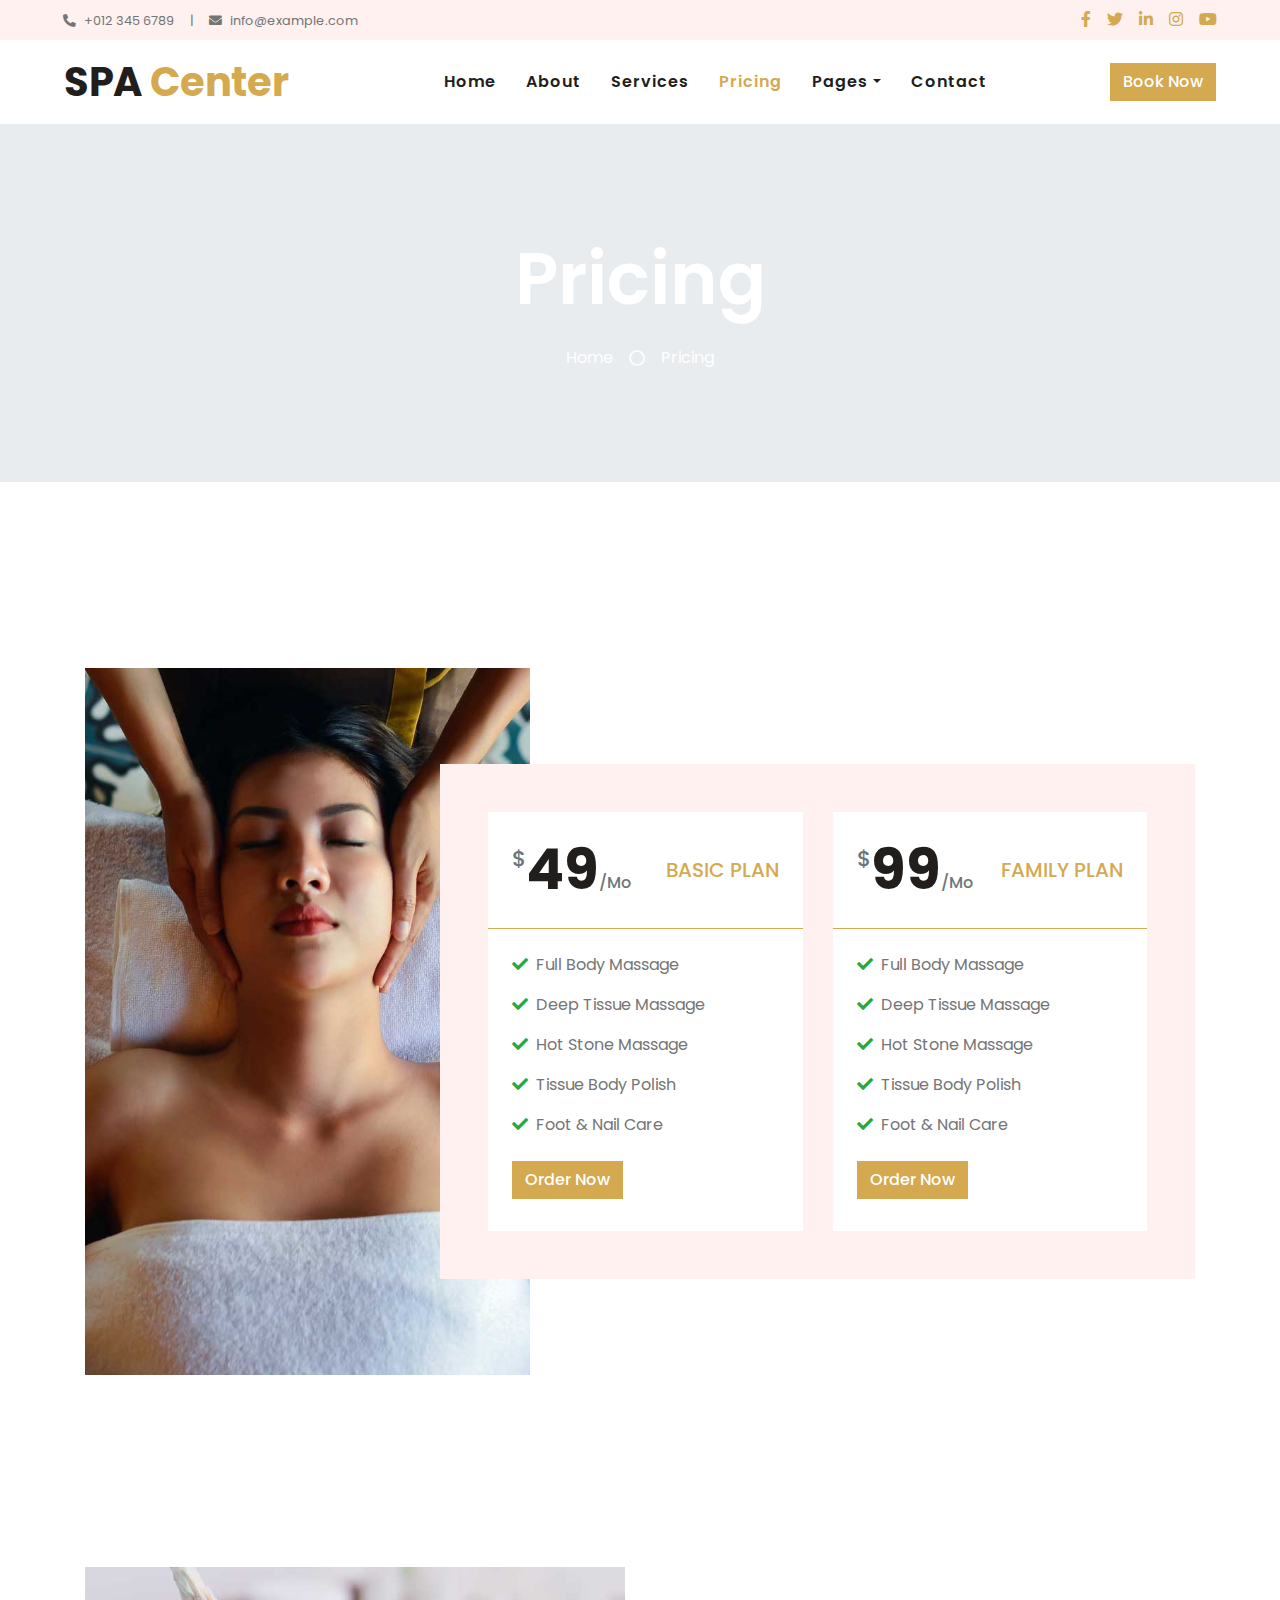
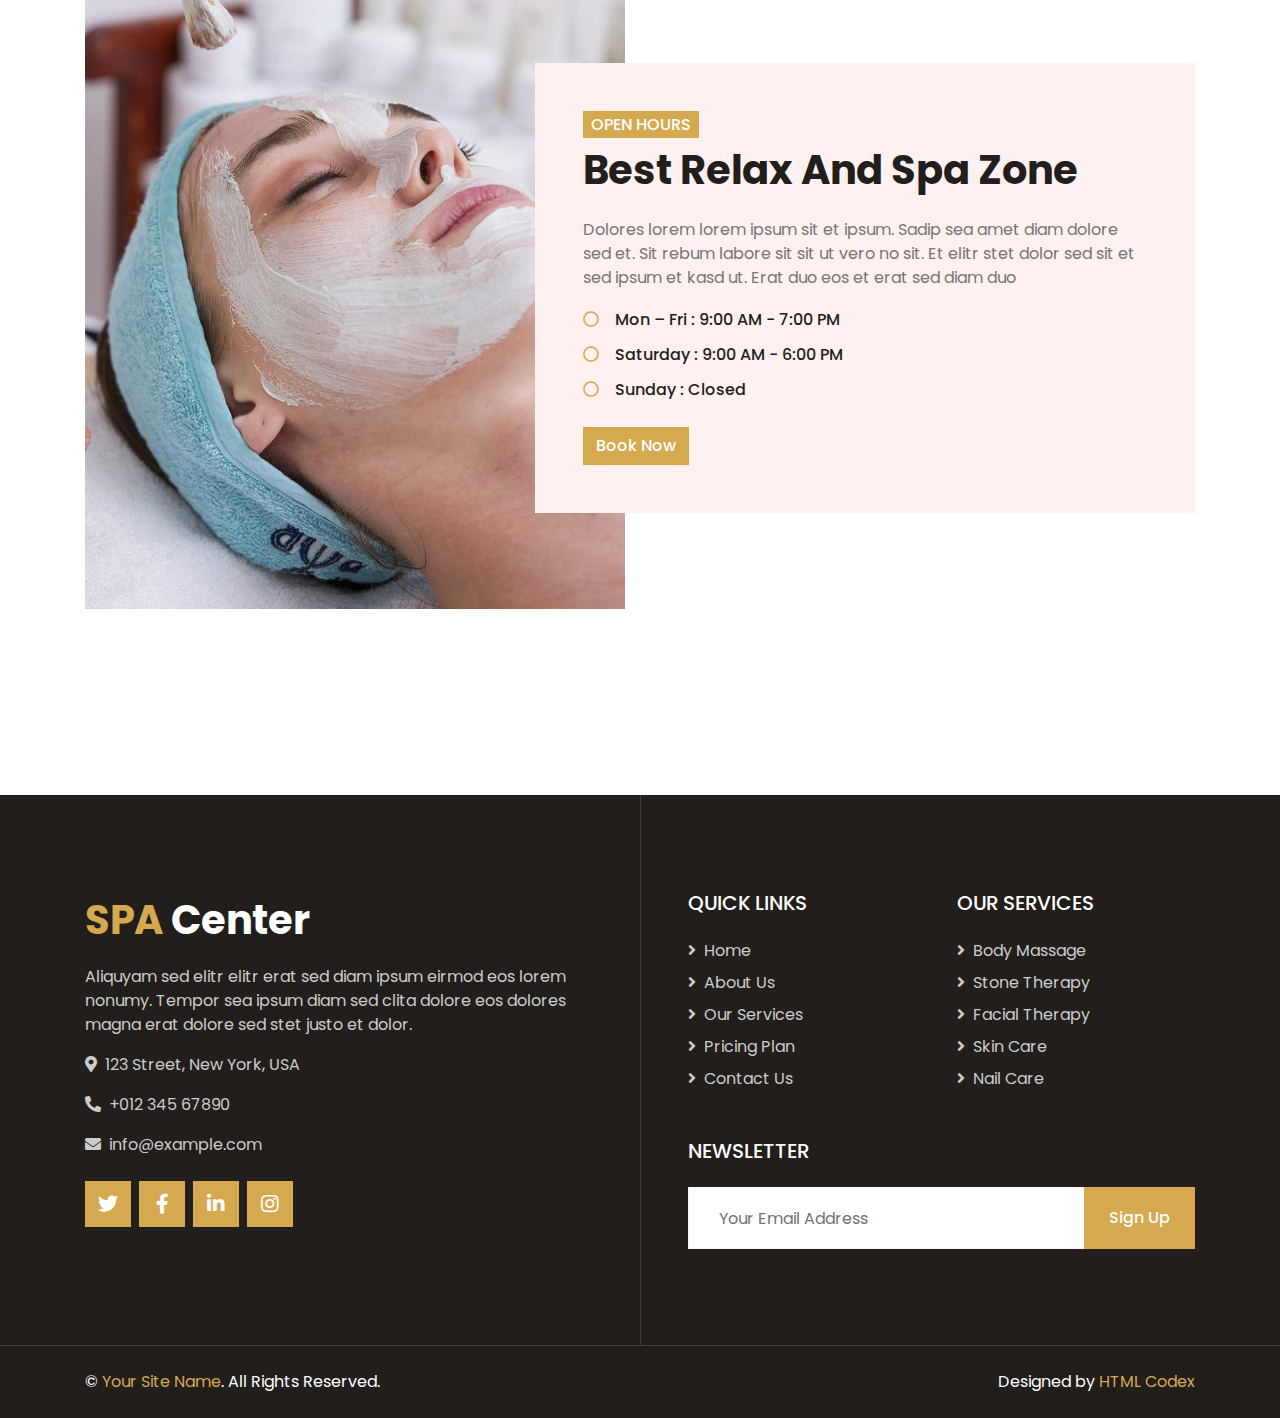
<file: price.html>
<!DOCTYPE html>
<html lang="en">

<head>
    <meta charset="utf-8">
    <title>SPA Center - Beauty & Spa HTML Template</title>
    <meta content="width=device-width, initial-scale=1.0" name="viewport">
    <meta content="Free HTML Templates" name="keywords">
    <meta content="Free HTML Templates" name="description">

    <!-- Favicon -->
    <link href="img/favicon.ico" rel="icon">

    <!-- Google Web Fonts -->
    <link rel="preconnect" href="https://fonts.gstatic.com">
    <link href="https://fonts.googleapis.com/css2?family=Poppins:wght@400;500;600;700&display=swap" rel="stylesheet">

    <!-- Font Awesome -->
    <link href="https://cdnjs.cloudflare.com/ajax/libs/font-awesome/5.10.0/css/all.min.css" rel="stylesheet">

    <!-- Libraries Stylesheet -->
    <link href="lib/animate/animate.min.css" rel="stylesheet">
    <link href="lib/owlcarousel/assets/owl.carousel.min.css" rel="stylesheet">
    <link href="lib/tempusdominus/css/tempusdominus-bootstrap-4.min.css" rel="stylesheet" />

    <!-- Customized Bootstrap Stylesheet -->
    <link href="css/style.css" rel="stylesheet">
</head>

<body>
    <!-- Topbar Start -->
    <div class="container-fluid bg-light d-none d-lg-block">
        <div class="row py-2 px-lg-5">
            <div class="col-lg-6 text-left mb-2 mb-lg-0">
                <div class="d-inline-flex align-items-center">
                    <small><i class="fa fa-phone-alt mr-2"></i>+012 345 6789</small>
                    <small class="px-3">|</small>
                    <small><i class="fa fa-envelope mr-2"></i>info@example.com</small>
                </div>
            </div>
            <div class="col-lg-6 text-right">
                <div class="d-inline-flex align-items-center">
                    <a class="text-primary px-2" href="">
                        <i class="fab fa-facebook-f"></i>
                    </a>
                    <a class="text-primary px-2" href="">
                        <i class="fab fa-twitter"></i>
                    </a>
                    <a class="text-primary px-2" href="">
                        <i class="fab fa-linkedin-in"></i>
                    </a>
                    <a class="text-primary px-2" href="">
                        <i class="fab fa-instagram"></i>
                    </a>
                    <a class="text-primary pl-2" href="">
                        <i class="fab fa-youtube"></i>
                    </a>
                </div>
            </div>
        </div>
    </div>
    <!-- Topbar End -->


    <!-- Navbar Start -->
    <div class="container-fluid p-0">
        <nav class="navbar navbar-expand-lg bg-white navbar-light py-3 py-lg-0 px-lg-5">
            <a href="index.html" class="navbar-brand ml-lg-3">
                <h1 class="m-0 text-primary"><span class="text-dark">SPA</span> Center</h1>
            </a>
            <button type="button" class="navbar-toggler" data-toggle="collapse" data-target="#navbarCollapse">
                <span class="navbar-toggler-icon"></span>
            </button>
            <div class="collapse navbar-collapse justify-content-between px-lg-3" id="navbarCollapse">
                <div class="navbar-nav m-auto py-0">
                    <a href="index.html" class="nav-item nav-link">Home</a>
                    <a href="about.html" class="nav-item nav-link">About</a>
                    <a href="service.html" class="nav-item nav-link">Services</a>
                    <a href="price.html" class="nav-item nav-link active">Pricing</a>
                    <div class="nav-item dropdown">
                        <a href="#" class="nav-link dropdown-toggle" data-toggle="dropdown">Pages</a>
                        <div class="dropdown-menu rounded-0 m-0">
                            <a href="appointment.html" class="dropdown-item">Appointment</a>
                            <a href="opening.html" class="dropdown-item">Open Hours</a>
                            <a href="team.html" class="dropdown-item">Our Team</a>
                            <a href="testimonial.html" class="dropdown-item">Testimonial</a>
                        </div>
                    </div>
                    <a href="contact.html" class="nav-item nav-link">Contact</a>
                </div>
                <a href="" class="btn btn-primary d-none d-lg-block">Book Now</a>
            </div>
        </nav>
    </div>
    <!-- Navbar End -->


    <!-- Header Start -->
    <div class="jumbotron jumbotron-fluid bg-jumbotron" style="margin-bottom: 90px;">
        <div class="container text-center py-5">
            <h3 class="text-white display-3 mb-4">Pricing</h3>
            <div class="d-inline-flex align-items-center text-white">
                <p class="m-0"><a class="text-white" href="">Home</a></p>
                <i class="far fa-circle px-3"></i>
                <p class="m-0">Pricing</p>
            </div>
        </div>
    </div>
    <!-- Header End -->


    <!-- Pricing Start -->
    <div class="container-fluid py-5">
        <div class="container py-5">
            <div class="row">
                <div class="col-lg-5" style="min-height: 500px;">
                    <div class="position-relative h-100">
                        <img class="position-absolute w-100 h-100" src="img/pricing.jpg" style="object-fit: cover;">
                    </div>
                </div>
                <div class="col-lg-7 pt-5 pb-lg-5">
                    <div class="pricing-text bg-light p-4 p-lg-5 my-lg-5">
                        <div class="owl-carousel pricing-carousel">
                            <div class="bg-white">
                                <div class="d-flex align-items-center justify-content-between border-bottom border-primary p-4">
                                    <h1 class="display-4 mb-0">
                                        <small class="align-top text-muted font-weight-medium" style="font-size: 22px; line-height: 45px;">$</small>49<small class="align-bottom text-muted font-weight-medium" style="font-size: 16px; line-height: 40px;">/Mo</small>
                                    </h1>
                                    <h5 class="text-primary text-uppercase m-0">Basic Plan</h5>
                                </div>
                                <div class="p-4">
                                    <p><i class="fa fa-check text-success mr-2"></i>Full Body Massage</p>
                                    <p><i class="fa fa-check text-success mr-2"></i>Deep Tissue Massage</p>
                                    <p><i class="fa fa-check text-success mr-2"></i>Hot Stone Massage</p>
                                    <p><i class="fa fa-check text-success mr-2"></i>Tissue Body Polish</p>
                                    <p><i class="fa fa-check text-success mr-2"></i>Foot & Nail Care</p>
                                    <a href="" class="btn btn-primary my-2">Order Now</a>
                                </div>
                            </div>
                            <div class="bg-white">
                                <div class="d-flex align-items-center justify-content-between border-bottom border-primary p-4">
                                    <h1 class="display-4 mb-0">
                                        <small class="align-top text-muted font-weight-medium" style="font-size: 22px; line-height: 45px;">$</small>99<small class="align-bottom text-muted font-weight-medium" style="font-size: 16px; line-height: 40px;">/Mo</small>
                                    </h1>
                                    <h5 class="text-primary text-uppercase m-0">Family Plan</h5>
                                </div>
                                <div class="p-4">
                                    <p><i class="fa fa-check text-success mr-2"></i>Full Body Massage</p>
                                    <p><i class="fa fa-check text-success mr-2"></i>Deep Tissue Massage</p>
                                    <p><i class="fa fa-check text-success mr-2"></i>Hot Stone Massage</p>
                                    <p><i class="fa fa-check text-success mr-2"></i>Tissue Body Polish</p>
                                    <p><i class="fa fa-check text-success mr-2"></i>Foot & Nail Care</p>
                                    <a href="" class="btn btn-primary my-2">Order Now</a>
                                </div>
                            </div>
                            <div class="bg-white">
                                <div class="d-flex align-items-center justify-content-between border-bottom border-primary p-4">
                                    <h1 class="display-4 mb-0">
                                        <small class="align-top text-muted font-weight-medium" style="font-size: 22px; line-height: 45px;">$</small>149<small class="align-bottom text-muted font-weight-medium" style="font-size: 16px; line-height: 40px;">/Mo</small>
                                    </h1>
                                    <h5 class="text-primary text-uppercase m-0">VIP Plan</h5>
                                </div>
                                <div class="p-4">
                                    <p><i class="fa fa-check text-success mr-2"></i>Full Body Massage</p>
                                    <p><i class="fa fa-check text-success mr-2"></i>Deep Tissue Massage</p>
                                    <p><i class="fa fa-check text-success mr-2"></i>Hot Stone Massage</p>
                                    <p><i class="fa fa-check text-success mr-2"></i>Tissue Body Polish</p>
                                    <p><i class="fa fa-check text-success mr-2"></i>Foot & Nail Care</p>
                                    <a href="" class="btn btn-primary my-2">Order Now</a>
                                </div>
                            </div>
                        </div>
                    </div>
                </div>
            </div>
        </div>
    </div>
    <!-- Pricing End -->


    <!-- Open Hours Start -->
    <div class="container-fluid py-5">
        <div class="container py-5">
            <div class="row">
                <div class="col-lg-6" style="min-height: 500px;">
                    <div class="position-relative h-100">
                        <img class="position-absolute w-100 h-100" src="img/opening.jpg" style="object-fit: cover;">
                    </div>
                </div>
                <div class="col-lg-6 pt-5 pb-lg-5">
                    <div class="hours-text bg-light p-4 p-lg-5 my-lg-5">
                        <h6 class="d-inline-block text-white text-uppercase bg-primary py-1 px-2">Open Hours</h6>
                        <h1 class="mb-4">Best Relax And Spa Zone</h1>
                        <p>Dolores lorem lorem ipsum sit et ipsum. Sadip sea amet diam dolore sed et. Sit rebum labore sit sit ut vero no sit. Et elitr stet dolor sed sit et sed ipsum et kasd ut. Erat duo eos et erat sed diam duo</p>
                        <ul class="list-inline">
                            <li class="h6 py-1"><i class="far fa-circle text-primary mr-3"></i>Mon – Fri : 9:00 AM - 7:00 PM</li>
                            <li class="h6 py-1"><i class="far fa-circle text-primary mr-3"></i>Saturday : 9:00 AM - 6:00 PM</li>
                            <li class="h6 py-1"><i class="far fa-circle text-primary mr-3"></i>Sunday : Closed</li>
                        </ul>
                        <a href="" class="btn btn-primary mt-2">Book Now</a>
                    </div>
                </div>
            </div>
        </div>
    </div>
    <!-- Open Hours End -->


    <!-- Footer Start -->
    <div class="footer container-fluid position-relative bg-dark py-5" style="margin-top: 90px;">
        <div class="container pt-5">
            <div class="row">
                <div class="col-lg-6 pr-lg-5 mb-5">
                    <a href="index.html" class="navbar-brand">
                        <h1 class="mb-3 text-white"><span class="text-primary">SPA</span> Center</h1>
                    </a>
                    <p>Aliquyam sed elitr elitr erat sed diam ipsum eirmod eos lorem nonumy. Tempor sea ipsum diam  sed clita dolore eos dolores magna erat dolore sed stet justo et dolor.</p>
                    <p><i class="fa fa-map-marker-alt mr-2"></i>123 Street, New York, USA</p>
                    <p><i class="fa fa-phone-alt mr-2"></i>+012 345 67890</p>
                    <p><i class="fa fa-envelope mr-2"></i>info@example.com</p>
                    <div class="d-flex justify-content-start mt-4">
                        <a class="btn btn-lg btn-primary btn-lg-square mr-2" href="#"><i class="fab fa-twitter"></i></a>
                        <a class="btn btn-lg btn-primary btn-lg-square mr-2" href="#"><i class="fab fa-facebook-f"></i></a>
                        <a class="btn btn-lg btn-primary btn-lg-square mr-2" href="#"><i class="fab fa-linkedin-in"></i></a>
                        <a class="btn btn-lg btn-primary btn-lg-square" href="#"><i class="fab fa-instagram"></i></a>
                    </div>
                </div>
                <div class="col-lg-6 pl-lg-5">
                    <div class="row">
                        <div class="col-sm-6 mb-5">
                            <h5 class="text-white text-uppercase mb-4">Quick Links</h5>
                            <div class="d-flex flex-column justify-content-start">
                                <a class="text-white-50 mb-2" href="#"><i class="fa fa-angle-right mr-2"></i>Home</a>
                                <a class="text-white-50 mb-2" href="#"><i class="fa fa-angle-right mr-2"></i>About Us</a>
                                <a class="text-white-50 mb-2" href="#"><i class="fa fa-angle-right mr-2"></i>Our Services</a>
                                <a class="text-white-50 mb-2" href="#"><i class="fa fa-angle-right mr-2"></i>Pricing Plan</a>
                                <a class="text-white-50" href="#"><i class="fa fa-angle-right mr-2"></i>Contact Us</a>
                            </div>
                        </div>
                        <div class="col-sm-6 mb-5">
                            <h5 class="text-white text-uppercase mb-4">Our Services</h5>
                            <div class="d-flex flex-column justify-content-start">
                                <a class="text-white-50 mb-2" href="#"><i class="fa fa-angle-right mr-2"></i>Body Massage</a>
                                <a class="text-white-50 mb-2" href="#"><i class="fa fa-angle-right mr-2"></i>Stone Therapy</a>
                                <a class="text-white-50 mb-2" href="#"><i class="fa fa-angle-right mr-2"></i>Facial Therapy</a>
                                <a class="text-white-50 mb-2" href="#"><i class="fa fa-angle-right mr-2"></i>Skin Care</a>
                                <a class="text-white-50" href="#"><i class="fa fa-angle-right mr-2"></i>Nail Care</a>
                            </div>
                        </div>
                        <div class="col-sm-12 mb-5">
                            <h5 class="text-white text-uppercase mb-4">Newsletter</h5>
                            <div class="w-100">
                                <div class="input-group">
                                    <input type="text" class="form-control border-light" style="padding: 30px;" placeholder="Your Email Address">
                                    <div class="input-group-append">
                                        <button class="btn btn-primary px-4">Sign Up</button>
                                    </div>
                                </div>
                            </div>
                        </div>
                    </div>
                </div>
            </div>
        </div>
    </div>
    <div class="container-fluid bg-dark text-light border-top py-4" style="border-color: rgba(256, 256, 256, .15) !important;">
        <div class="container">
            <div class="row">
                <div class="col-md-6 text-center text-md-left mb-3 mb-md-0">
                    <p class="m-0 text-white">&copy; <a href="#">Your Site Name</a>. All Rights Reserved.</p>
                </div>
                <div class="col-md-6 text-center text-md-right">
                    <p class="m-0 text-white">Designed by <a href="https://htmlcodex.com">HTML Codex</a></p>
                </div>
            </div>
        </div>
    </div>
    <!-- Footer End -->


    <!-- Back to Top -->
    <a href="#" class="btn btn-lg btn-primary back-to-top"><i class="fa fa-angle-double-up"></i></a>


    <!-- JavaScript Libraries -->
    <script src="https://code.jquery.com/jquery-3.4.1.min.js"></script>
    <script src="https://stackpath.bootstrapcdn.com/bootstrap/4.4.1/js/bootstrap.bundle.min.js"></script>
    <script src="lib/easing/easing.min.js"></script>
    <script src="lib/waypoints/waypoints.min.js"></script>
    <script src="lib/counterup/counterup.min.js"></script>
    <script src="lib/owlcarousel/owl.carousel.min.js"></script>
    <script src="lib/tempusdominus/js/moment.min.js"></script>
    <script src="lib/tempusdominus/js/moment-timezone.min.js"></script>
    <script src="lib/tempusdominus/js/tempusdominus-bootstrap-4.min.js"></script>

    <!-- Contact Javascript File -->
    <script src="mail/jqBootstrapValidation.min.js"></script>
    <script src="mail/contact.js"></script>

    <!-- Template Javascript -->
    <script src="js/main.js"></script>
</body>

</html>
</file>
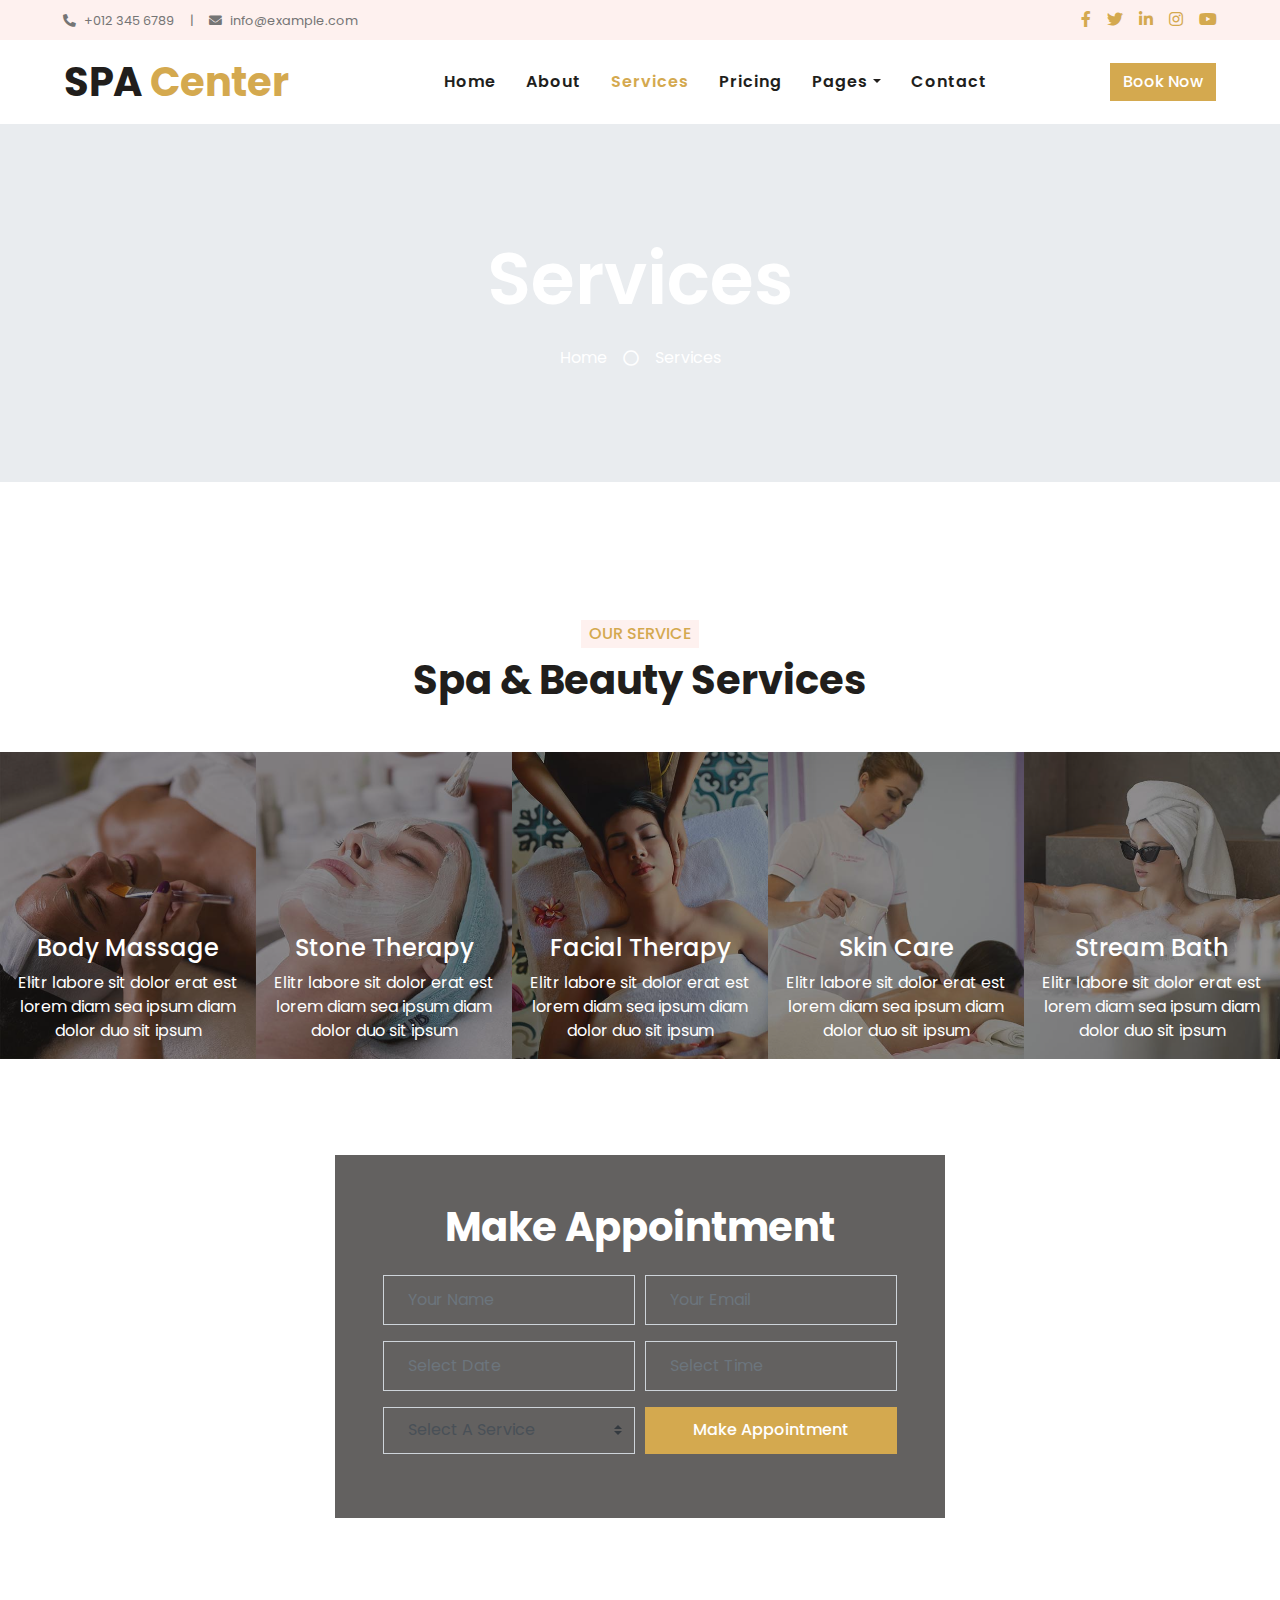
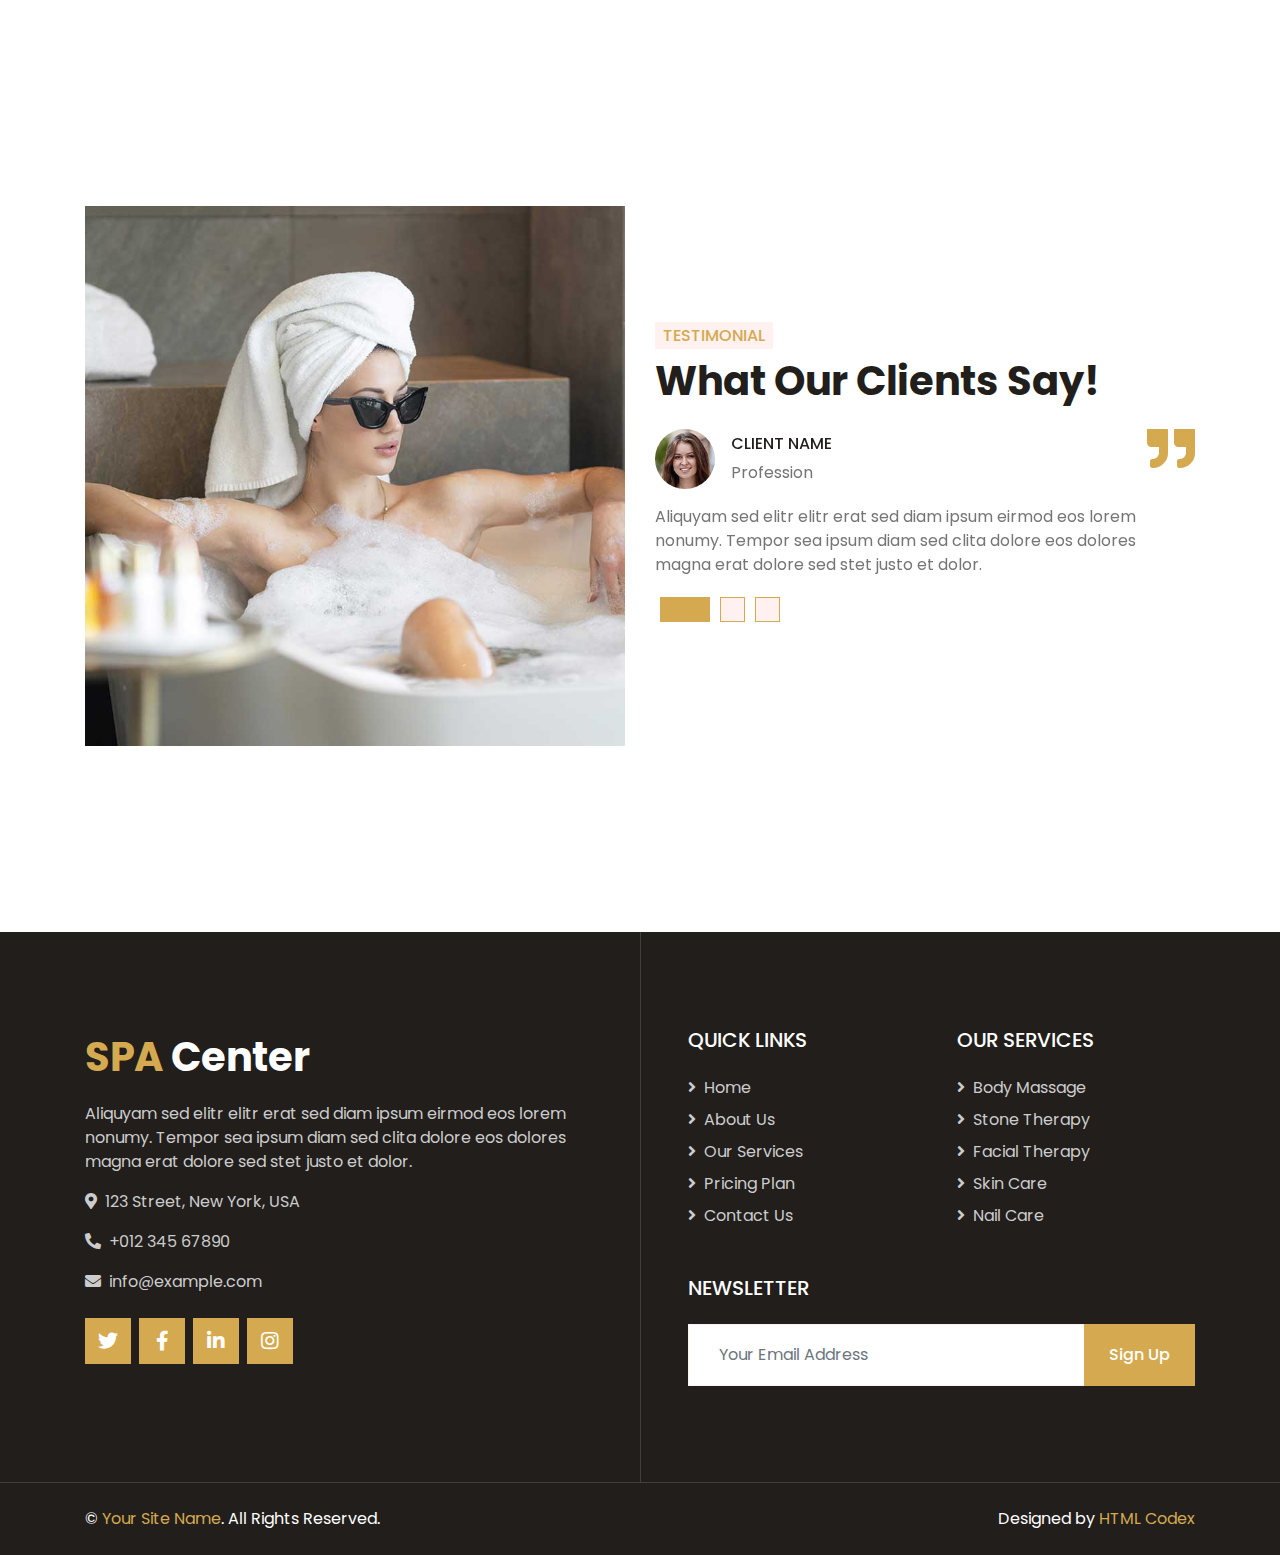
<file: service.html>
<!DOCTYPE html>
<html lang="en">

<head>
    <meta charset="utf-8">
    <title>SPA Center - Beauty & Spa HTML Template</title>
    <meta content="width=device-width, initial-scale=1.0" name="viewport">
    <meta content="Free HTML Templates" name="keywords">
    <meta content="Free HTML Templates" name="description">

    <!-- Favicon -->
    <link href="img/favicon.ico" rel="icon">

    <!-- Google Web Fonts -->
    <link rel="preconnect" href="https://fonts.gstatic.com">
    <link href="https://fonts.googleapis.com/css2?family=Poppins:wght@400;500;600;700&display=swap" rel="stylesheet">

    <!-- Font Awesome -->
    <link href="https://cdnjs.cloudflare.com/ajax/libs/font-awesome/5.10.0/css/all.min.css" rel="stylesheet">

    <!-- Libraries Stylesheet -->
    <link href="lib/animate/animate.min.css" rel="stylesheet">
    <link href="lib/owlcarousel/assets/owl.carousel.min.css" rel="stylesheet">
    <link href="lib/tempusdominus/css/tempusdominus-bootstrap-4.min.css" rel="stylesheet" />

    <!-- Customized Bootstrap Stylesheet -->
    <link href="css/style.css" rel="stylesheet">
</head>

<body>
    <!-- Topbar Start -->
    <div class="container-fluid bg-light d-none d-lg-block">
        <div class="row py-2 px-lg-5">
            <div class="col-lg-6 text-left mb-2 mb-lg-0">
                <div class="d-inline-flex align-items-center">
                    <small><i class="fa fa-phone-alt mr-2"></i>+012 345 6789</small>
                    <small class="px-3">|</small>
                    <small><i class="fa fa-envelope mr-2"></i>info@example.com</small>
                </div>
            </div>
            <div class="col-lg-6 text-right">
                <div class="d-inline-flex align-items-center">
                    <a class="text-primary px-2" href="">
                        <i class="fab fa-facebook-f"></i>
                    </a>
                    <a class="text-primary px-2" href="">
                        <i class="fab fa-twitter"></i>
                    </a>
                    <a class="text-primary px-2" href="">
                        <i class="fab fa-linkedin-in"></i>
                    </a>
                    <a class="text-primary px-2" href="">
                        <i class="fab fa-instagram"></i>
                    </a>
                    <a class="text-primary pl-2" href="">
                        <i class="fab fa-youtube"></i>
                    </a>
                </div>
            </div>
        </div>
    </div>
    <!-- Topbar End -->


    <!-- Navbar Start -->
    <div class="container-fluid p-0">
        <nav class="navbar navbar-expand-lg bg-white navbar-light py-3 py-lg-0 px-lg-5">
            <a href="index.html" class="navbar-brand ml-lg-3">
                <h1 class="m-0 text-primary"><span class="text-dark">SPA</span> Center</h1>
            </a>
            <button type="button" class="navbar-toggler" data-toggle="collapse" data-target="#navbarCollapse">
                <span class="navbar-toggler-icon"></span>
            </button>
            <div class="collapse navbar-collapse justify-content-between px-lg-3" id="navbarCollapse">
                <div class="navbar-nav m-auto py-0">
                    <a href="index.html" class="nav-item nav-link">Home</a>
                    <a href="about.html" class="nav-item nav-link">About</a>
                    <a href="service.html" class="nav-item nav-link active">Services</a>
                    <a href="price.html" class="nav-item nav-link">Pricing</a>
                    <div class="nav-item dropdown">
                        <a href="#" class="nav-link dropdown-toggle" data-toggle="dropdown">Pages</a>
                        <div class="dropdown-menu rounded-0 m-0">
                            <a href="appointment.html" class="dropdown-item">Appointment</a>
                            <a href="opening.html" class="dropdown-item">Open Hours</a>
                            <a href="team.html" class="dropdown-item">Our Team</a>
                            <a href="testimonial.html" class="dropdown-item">Testimonial</a>
                        </div>
                    </div>
                    <a href="contact.html" class="nav-item nav-link">Contact</a>
                </div>
                <a href="" class="btn btn-primary d-none d-lg-block">Book Now</a>
            </div>
        </nav>
    </div>
    <!-- Navbar End -->


    <!-- Header Start -->
    <div class="jumbotron jumbotron-fluid bg-jumbotron" style="margin-bottom: 90px;">
        <div class="container text-center py-5">
            <h3 class="text-white display-3 mb-4">Services</h3>
            <div class="d-inline-flex align-items-center text-white">
                <p class="m-0"><a class="text-white" href="">Home</a></p>
                <i class="far fa-circle px-3"></i>
                <p class="m-0">Services</p>
            </div>
        </div>
    </div>
    <!-- Header End -->


    <!-- Service Start -->
    <div class="container-fluid px-0 py-5 my-5">
        <div class="row mx-0 justify-content-center text-center">
            <div class="col-lg-6">
                <h6 class="d-inline-block bg-light text-primary text-uppercase py-1 px-2">Our Service</h6>
                <h1>Spa & Beauty Services</h1>
            </div>
        </div>
        <div class="owl-carousel service-carousel">
            <div class="service-item position-relative">
                <img class="img-fluid" src="img/service-1.jpg" alt="">
                <div class="service-text text-center">
                    <h4 class="text-white font-weight-medium px-3">Body Massage</h4>
                    <p class="text-white px-3 mb-3">Elitr labore sit dolor erat est lorem diam sea ipsum diam dolor duo sit ipsum</p>
                    <div class="w-100 bg-white text-center p-4" >
                        <a class="btn btn-primary" href="">Make Order</a>
                    </div>
                </div>
            </div>
            <div class="service-item position-relative">
                <img class="img-fluid" src="img/service-2.jpg" alt="">
                <div class="service-text text-center">
                    <h4 class="text-white font-weight-medium px-3">Stone Therapy</h4>
                    <p class="text-white px-3 mb-3">Elitr labore sit dolor erat est lorem diam sea ipsum diam dolor duo sit ipsum</p>
                    <div class="w-100 bg-white text-center p-4" >
                        <a class="btn btn-primary" href="">Make Order</a>
                    </div>
                </div>
            </div>
            <div class="service-item position-relative">
                <img class="img-fluid" src="img/service-3.jpg" alt="">
                <div class="service-text text-center">
                    <h4 class="text-white font-weight-medium px-3">Facial Therapy</h4>
                    <p class="text-white px-3 mb-3">Elitr labore sit dolor erat est lorem diam sea ipsum diam dolor duo sit ipsum</p>
                    <div class="w-100 bg-white text-center p-4" >
                        <a class="btn btn-primary" href="">Make Order</a>
                    </div>
                </div>
            </div>
            <div class="service-item position-relative">
                <img class="img-fluid" src="img/service-4.jpg" alt="">
                <div class="service-text text-center">
                    <h4 class="text-white font-weight-medium px-3">Skin Care</h4>
                    <p class="text-white px-3 mb-3">Elitr labore sit dolor erat est lorem diam sea ipsum diam dolor duo sit ipsum</p>
                    <div class="w-100 bg-white text-center p-4" >
                        <a class="btn btn-primary" href="">Make Order</a>
                    </div>
                </div>
            </div>
            <div class="service-item position-relative">
                <img class="img-fluid" src="img/service-5.jpg" alt="">
                <div class="service-text text-center">
                    <h4 class="text-white font-weight-medium px-3">Stream Bath</h4>
                    <p class="text-white px-3 mb-3">Elitr labore sit dolor erat est lorem diam sea ipsum diam dolor duo sit ipsum</p>
                    <div class="w-100 bg-white text-center p-4" >
                        <a class="btn btn-primary" href="">Make Order</a>
                    </div>
                </div>
            </div>
            <div class="service-item position-relative">
                <img class="img-fluid" src="img/service-6.jpg" alt="">
                <div class="service-text text-center">
                    <h4 class="text-white font-weight-medium px-3">Face Masking</h4>
                    <p class="text-white px-3 mb-3">Elitr labore sit dolor erat est lorem diam sea ipsum diam dolor duo sit ipsum</p>
                    <div class="w-100 bg-white text-center p-4" >
                        <a class="btn btn-primary" href="">Make Order</a>
                    </div>
                </div>
            </div>
        </div>
        <div class="row justify-content-center bg-appointment mx-0">
            <div class="col-lg-6 py-5">
                <div class="p-5 my-5" style="background: rgba(33, 30, 28, 0.7);">
                    <h1 class="text-white text-center mb-4">Make Appointment</h1>
                    <form>
                        <div class="form-row">
                            <div class="col-sm-6">
                                <div class="form-group">
                                    <input type="text" class="form-control bg-transparent p-4" placeholder="Your Name" required="required" />
                                </div>
                            </div>
                            <div class="col-sm-6">
                                <div class="form-group">
                                    <input type="email" class="form-control bg-transparent p-4" placeholder="Your Email" required="required" />
                                </div>
                            </div>
                        </div>
                        <div class="form-row">
                            <div class="col-sm-6">
                                <div class="form-group">
                                    <div class="date" id="date" data-target-input="nearest">
                                        <input type="text" class="form-control bg-transparent p-4 datetimepicker-input" placeholder="Select Date" data-target="#date" data-toggle="datetimepicker"/>
                                    </div>
                                </div>
                            </div>
                            <div class="col-sm-6">
                                <div class="form-group">
                                    <div class="time" id="time" data-target-input="nearest">
                                        <input type="text" class="form-control bg-transparent p-4 datetimepicker-input" placeholder="Select Time" data-target="#time" data-toggle="datetimepicker"/>
                                    </div>
                                </div>
                            </div>
                        </div>
                        <div class="form-row">
                            <div class="col-sm-6">
                                <div class="form-group">
                                    <select class="custom-select bg-transparent px-4" style="height: 47px;">
                                        <option selected>Select A Service</option>
                                        <option value="1">Service 1</option>
                                        <option value="2">Service 1</option>
                                        <option value="3">Service 1</option>
                                    </select>
                                </div>
                            </div>
                            <div class="col-sm-6">
                                <button class="btn btn-primary btn-block" type="submit" style="height: 47px;">Make Appointment</button>
                            </div>
                        </div>
                    </form>
                </div>
            </div>
        </div>
    </div>
    <!-- Service End -->


    <!-- Testimonial Start -->
    <div class="container-fluid py-5">
        <div class="container py-5">
            <div class="row align-items-center">
                <div class="col-lg-6 pb-5 pb-lg-0">
                    <img class="img-fluid w-100" src="img/testimonial.jpg" alt="">
                </div>
                <div class="col-lg-6">
                    <h6 class="d-inline-block text-primary text-uppercase bg-light py-1 px-2">Testimonial</h6>
                    <h1 class="mb-4">What Our Clients Say!</h1>
                    <div class="owl-carousel testimonial-carousel">
                        <div class="position-relative">
                            <i class="fa fa-3x fa-quote-right text-primary position-absolute" style="top: -6px; right: 0;"></i>
                            <div class="d-flex align-items-center mb-3">
                                <img class="img-fluid rounded-circle" src="img/testimonial-1.jpg" style="width: 60px; height: 60px;" alt="">
                                <div class="ml-3">
                                    <h6 class="text-uppercase">Client Name</h6>
                                    <span>Profession</span>
                                </div>
                            </div>
                            <p class="m-0">Aliquyam sed elitr elitr erat sed diam ipsum eirmod eos lorem nonumy. Tempor sea ipsum diam  sed clita dolore eos dolores magna erat dolore sed stet justo et dolor.</p>
                        </div>
                        <div class="position-relative">
                            <i class="fa fa-3x fa-quote-right text-primary position-absolute" style="top: -6px; right: 0;"></i>
                            <div class="d-flex align-items-center mb-3">
                                <img class="img-fluid rounded-circle" src="img/testimonial-2.jpg" style="width: 60px; height: 60px;" alt="">
                                <div class="ml-3">
                                    <h6 class="text-uppercase">Client Name</h6>
                                    <span>Profession</span>
                                </div>
                            </div>
                            <p class="m-0">Aliquyam sed elitr elitr erat sed diam ipsum eirmod eos lorem nonumy. Tempor sea ipsum diam  sed clita dolore eos dolores magna erat dolore sed stet justo et dolor.</p>
                        </div>
                        <div class="position-relative">
                            <i class="fa fa-3x fa-quote-right text-primary position-absolute" style="top: -6px; right: 0;"></i>
                            <div class="d-flex align-items-center mb-3">
                                <img class="img-fluid rounded-circle" src="img/testimonial-3.jpg" style="width: 60px; height: 60px;" alt="">
                                <div class="ml-3">
                                    <h6 class="text-uppercase">Client Name</h6>
                                    <span>Profession</span>
                                </div>
                            </div>
                            <p class="m-0">Aliquyam sed elitr elitr erat sed diam ipsum eirmod eos lorem nonumy. Tempor sea ipsum diam  sed clita dolore eos dolores magna erat dolore sed stet justo et dolor.</p>
                        </div>
                    </div>
                </div>
            </div>
        </div>
    </div>
    <!-- Testimonial End -->


    <!-- Footer Start -->
    <div class="footer container-fluid position-relative bg-dark py-5" style="margin-top: 90px;">
        <div class="container pt-5">
            <div class="row">
                <div class="col-lg-6 pr-lg-5 mb-5">
                    <a href="index.html" class="navbar-brand">
                        <h1 class="mb-3 text-white"><span class="text-primary">SPA</span> Center</h1>
                    </a>
                    <p>Aliquyam sed elitr elitr erat sed diam ipsum eirmod eos lorem nonumy. Tempor sea ipsum diam  sed clita dolore eos dolores magna erat dolore sed stet justo et dolor.</p>
                    <p><i class="fa fa-map-marker-alt mr-2"></i>123 Street, New York, USA</p>
                    <p><i class="fa fa-phone-alt mr-2"></i>+012 345 67890</p>
                    <p><i class="fa fa-envelope mr-2"></i>info@example.com</p>
                    <div class="d-flex justify-content-start mt-4">
                        <a class="btn btn-lg btn-primary btn-lg-square mr-2" href="#"><i class="fab fa-twitter"></i></a>
                        <a class="btn btn-lg btn-primary btn-lg-square mr-2" href="#"><i class="fab fa-facebook-f"></i></a>
                        <a class="btn btn-lg btn-primary btn-lg-square mr-2" href="#"><i class="fab fa-linkedin-in"></i></a>
                        <a class="btn btn-lg btn-primary btn-lg-square" href="#"><i class="fab fa-instagram"></i></a>
                    </div>
                </div>
                <div class="col-lg-6 pl-lg-5">
                    <div class="row">
                        <div class="col-sm-6 mb-5">
                            <h5 class="text-white text-uppercase mb-4">Quick Links</h5>
                            <div class="d-flex flex-column justify-content-start">
                                <a class="text-white-50 mb-2" href="#"><i class="fa fa-angle-right mr-2"></i>Home</a>
                                <a class="text-white-50 mb-2" href="#"><i class="fa fa-angle-right mr-2"></i>About Us</a>
                                <a class="text-white-50 mb-2" href="#"><i class="fa fa-angle-right mr-2"></i>Our Services</a>
                                <a class="text-white-50 mb-2" href="#"><i class="fa fa-angle-right mr-2"></i>Pricing Plan</a>
                                <a class="text-white-50" href="#"><i class="fa fa-angle-right mr-2"></i>Contact Us</a>
                            </div>
                        </div>
                        <div class="col-sm-6 mb-5">
                            <h5 class="text-white text-uppercase mb-4">Our Services</h5>
                            <div class="d-flex flex-column justify-content-start">
                                <a class="text-white-50 mb-2" href="#"><i class="fa fa-angle-right mr-2"></i>Body Massage</a>
                                <a class="text-white-50 mb-2" href="#"><i class="fa fa-angle-right mr-2"></i>Stone Therapy</a>
                                <a class="text-white-50 mb-2" href="#"><i class="fa fa-angle-right mr-2"></i>Facial Therapy</a>
                                <a class="text-white-50 mb-2" href="#"><i class="fa fa-angle-right mr-2"></i>Skin Care</a>
                                <a class="text-white-50" href="#"><i class="fa fa-angle-right mr-2"></i>Nail Care</a>
                            </div>
                        </div>
                        <div class="col-sm-12 mb-5">
                            <h5 class="text-white text-uppercase mb-4">Newsletter</h5>
                            <div class="w-100">
                                <div class="input-group">
                                    <input type="text" class="form-control border-light" style="padding: 30px;" placeholder="Your Email Address">
                                    <div class="input-group-append">
                                        <button class="btn btn-primary px-4">Sign Up</button>
                                    </div>
                                </div>
                            </div>
                        </div>
                    </div>
                </div>
            </div>
        </div>
    </div>
    <div class="container-fluid bg-dark text-light border-top py-4" style="border-color: rgba(256, 256, 256, .15) !important;">
        <div class="container">
            <div class="row">
                <div class="col-md-6 text-center text-md-left mb-3 mb-md-0">
                    <p class="m-0 text-white">&copy; <a href="#">Your Site Name</a>. All Rights Reserved.</p>
                </div>
                <div class="col-md-6 text-center text-md-right">
                    <p class="m-0 text-white">Designed by <a href="https://htmlcodex.com">HTML Codex</a></p>
                </div>
            </div>
        </div>
    </div>
    <!-- Footer End -->


    <!-- Back to Top -->
    <a href="#" class="btn btn-lg btn-primary back-to-top"><i class="fa fa-angle-double-up"></i></a>


    <!-- JavaScript Libraries -->
    <script src="https://code.jquery.com/jquery-3.4.1.min.js"></script>
    <script src="https://stackpath.bootstrapcdn.com/bootstrap/4.4.1/js/bootstrap.bundle.min.js"></script>
    <script src="lib/easing/easing.min.js"></script>
    <script src="lib/waypoints/waypoints.min.js"></script>
    <script src="lib/counterup/counterup.min.js"></script>
    <script src="lib/owlcarousel/owl.carousel.min.js"></script>
    <script src="lib/tempusdominus/js/moment.min.js"></script>
    <script src="lib/tempusdominus/js/moment-timezone.min.js"></script>
    <script src="lib/tempusdominus/js/tempusdominus-bootstrap-4.min.js"></script>

    <!-- Contact Javascript File -->
    <script src="mail/jqBootstrapValidation.min.js"></script>
    <script src="mail/contact.js"></script>

    <!-- Template Javascript -->
    <script src="js/main.js"></script>
</body>

</html>
</file>
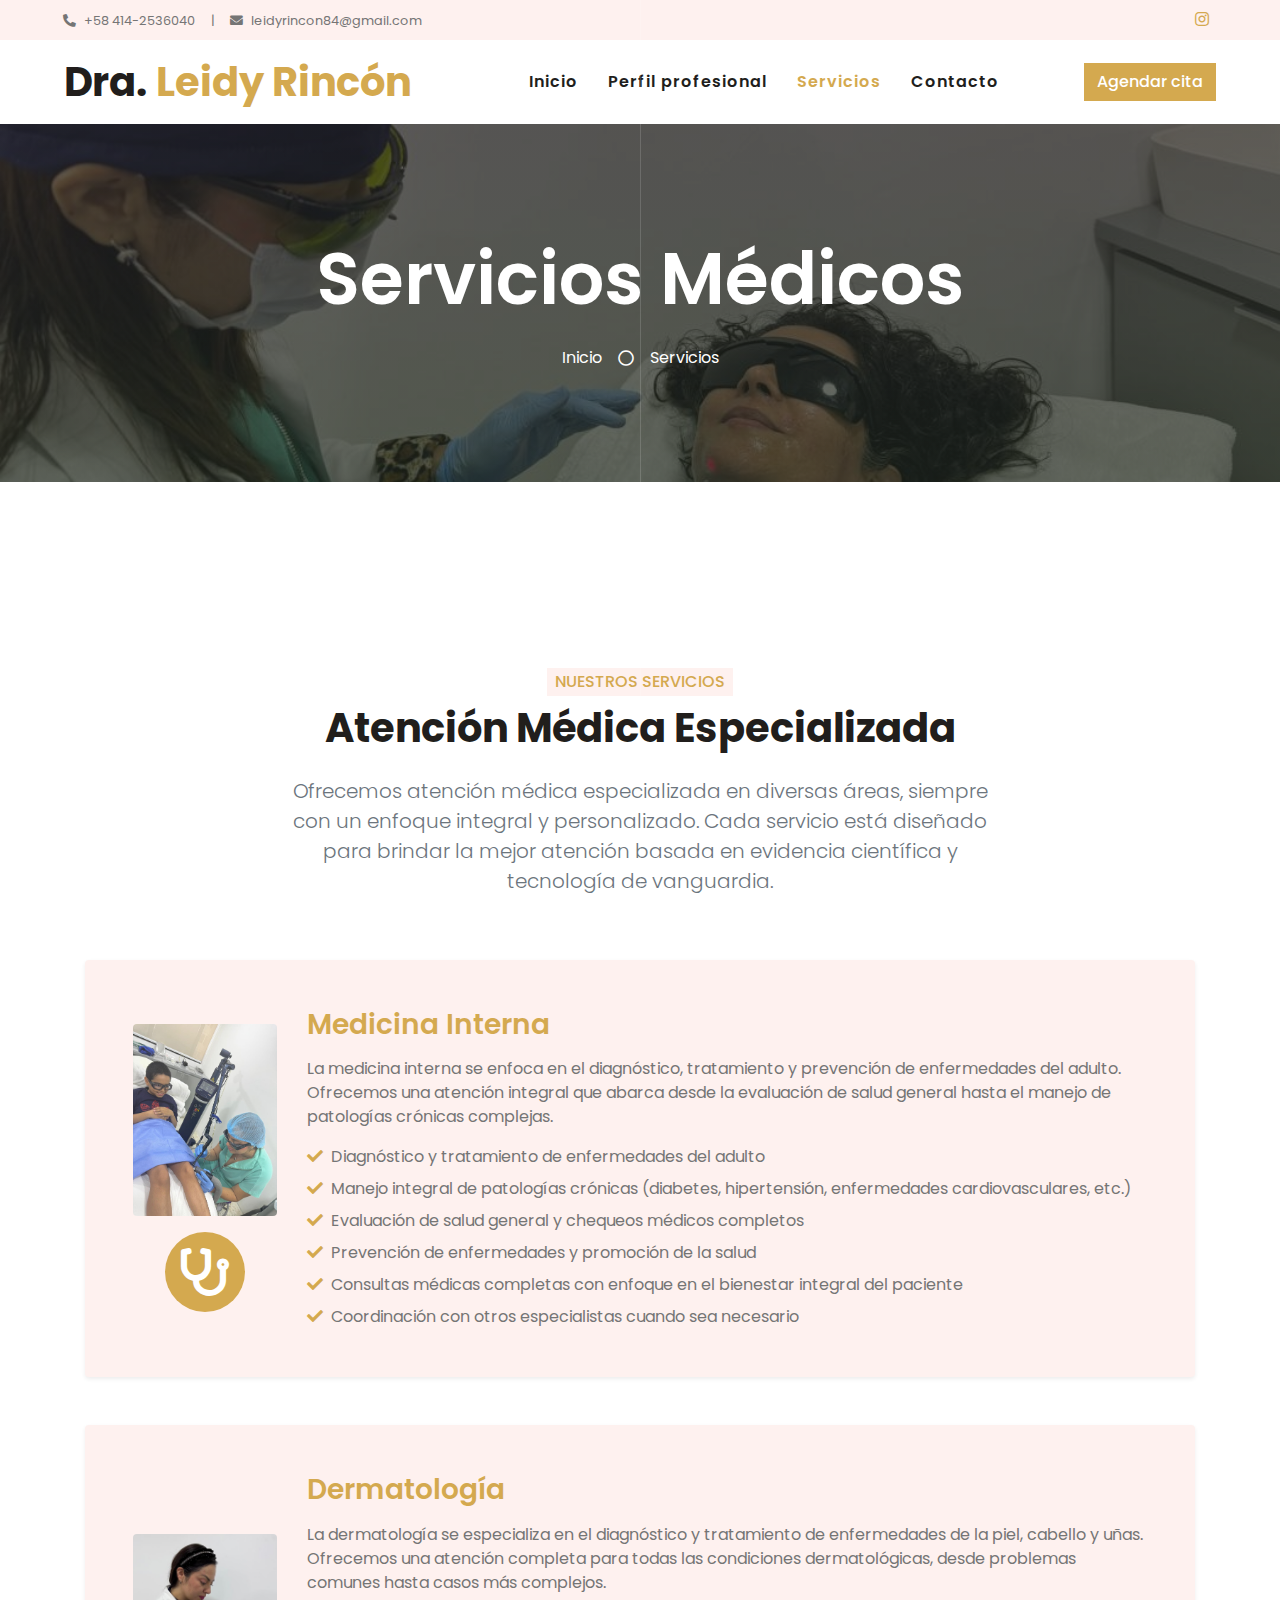
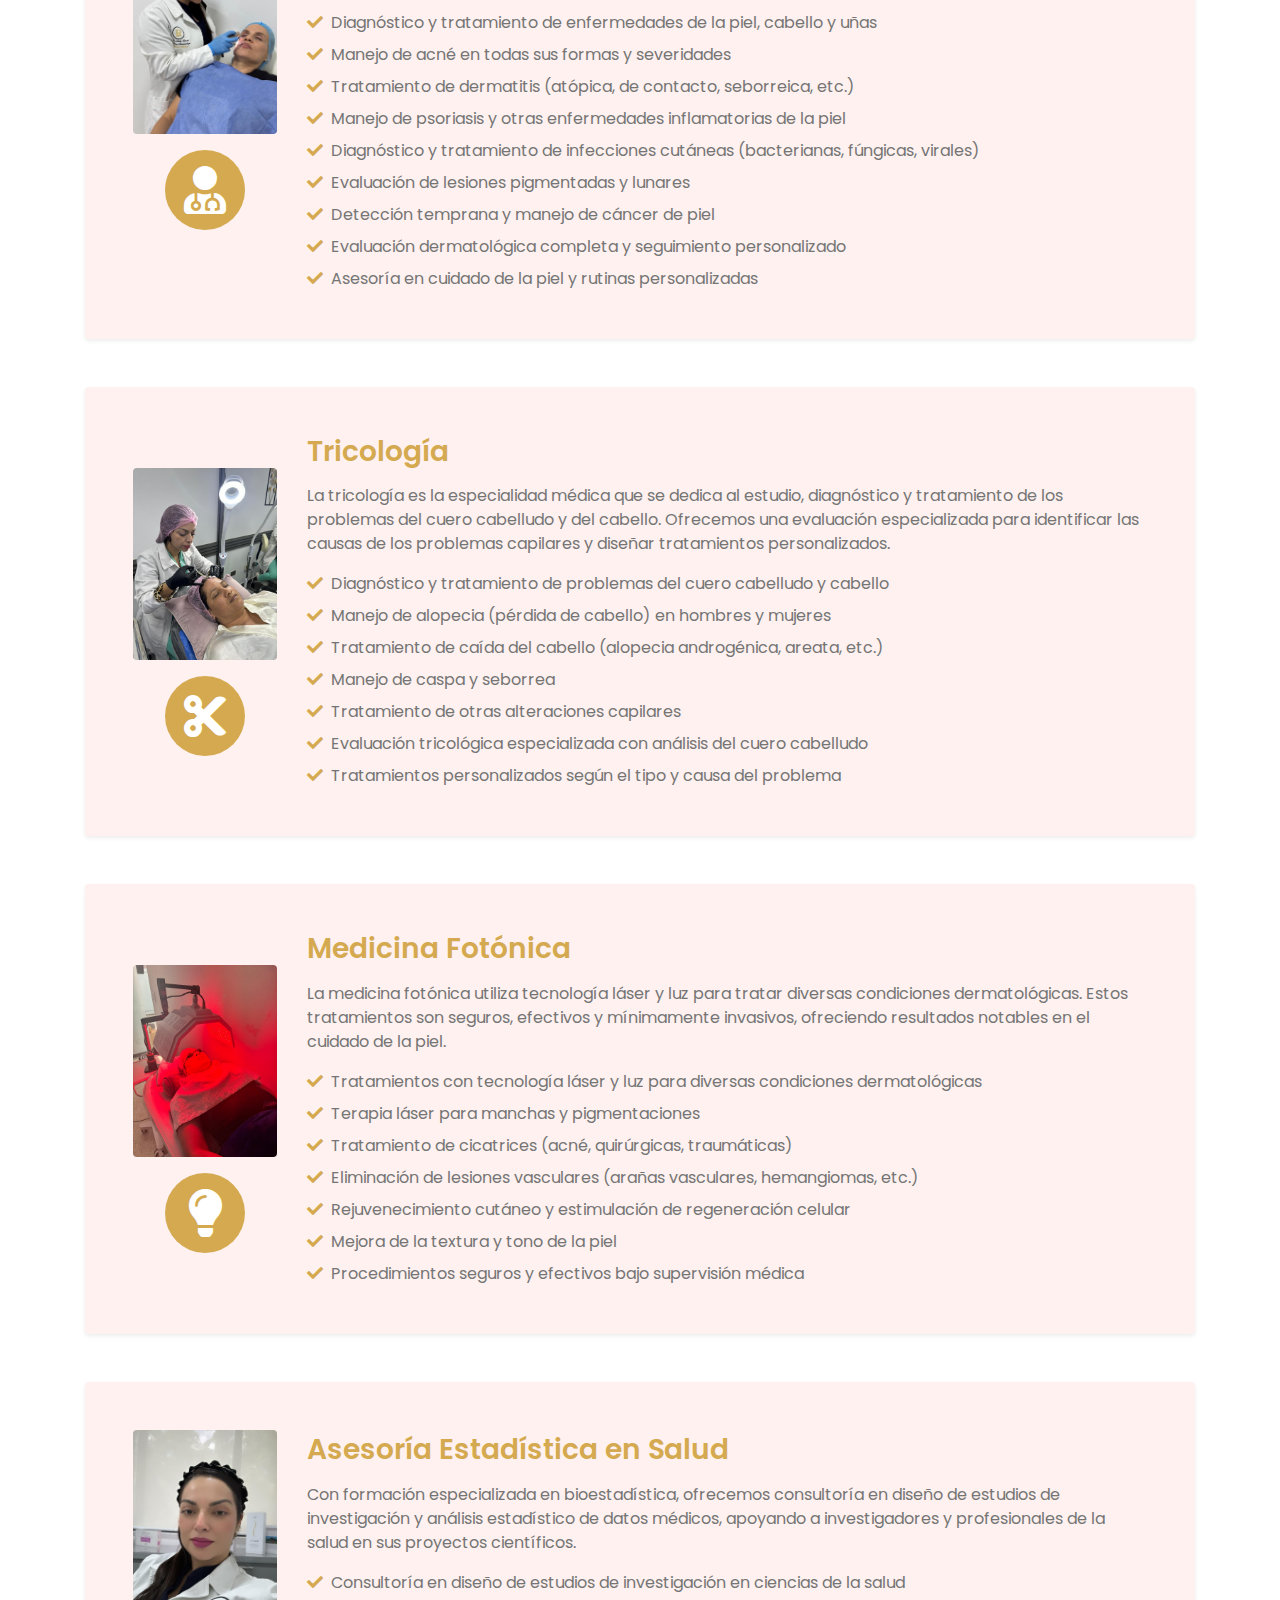
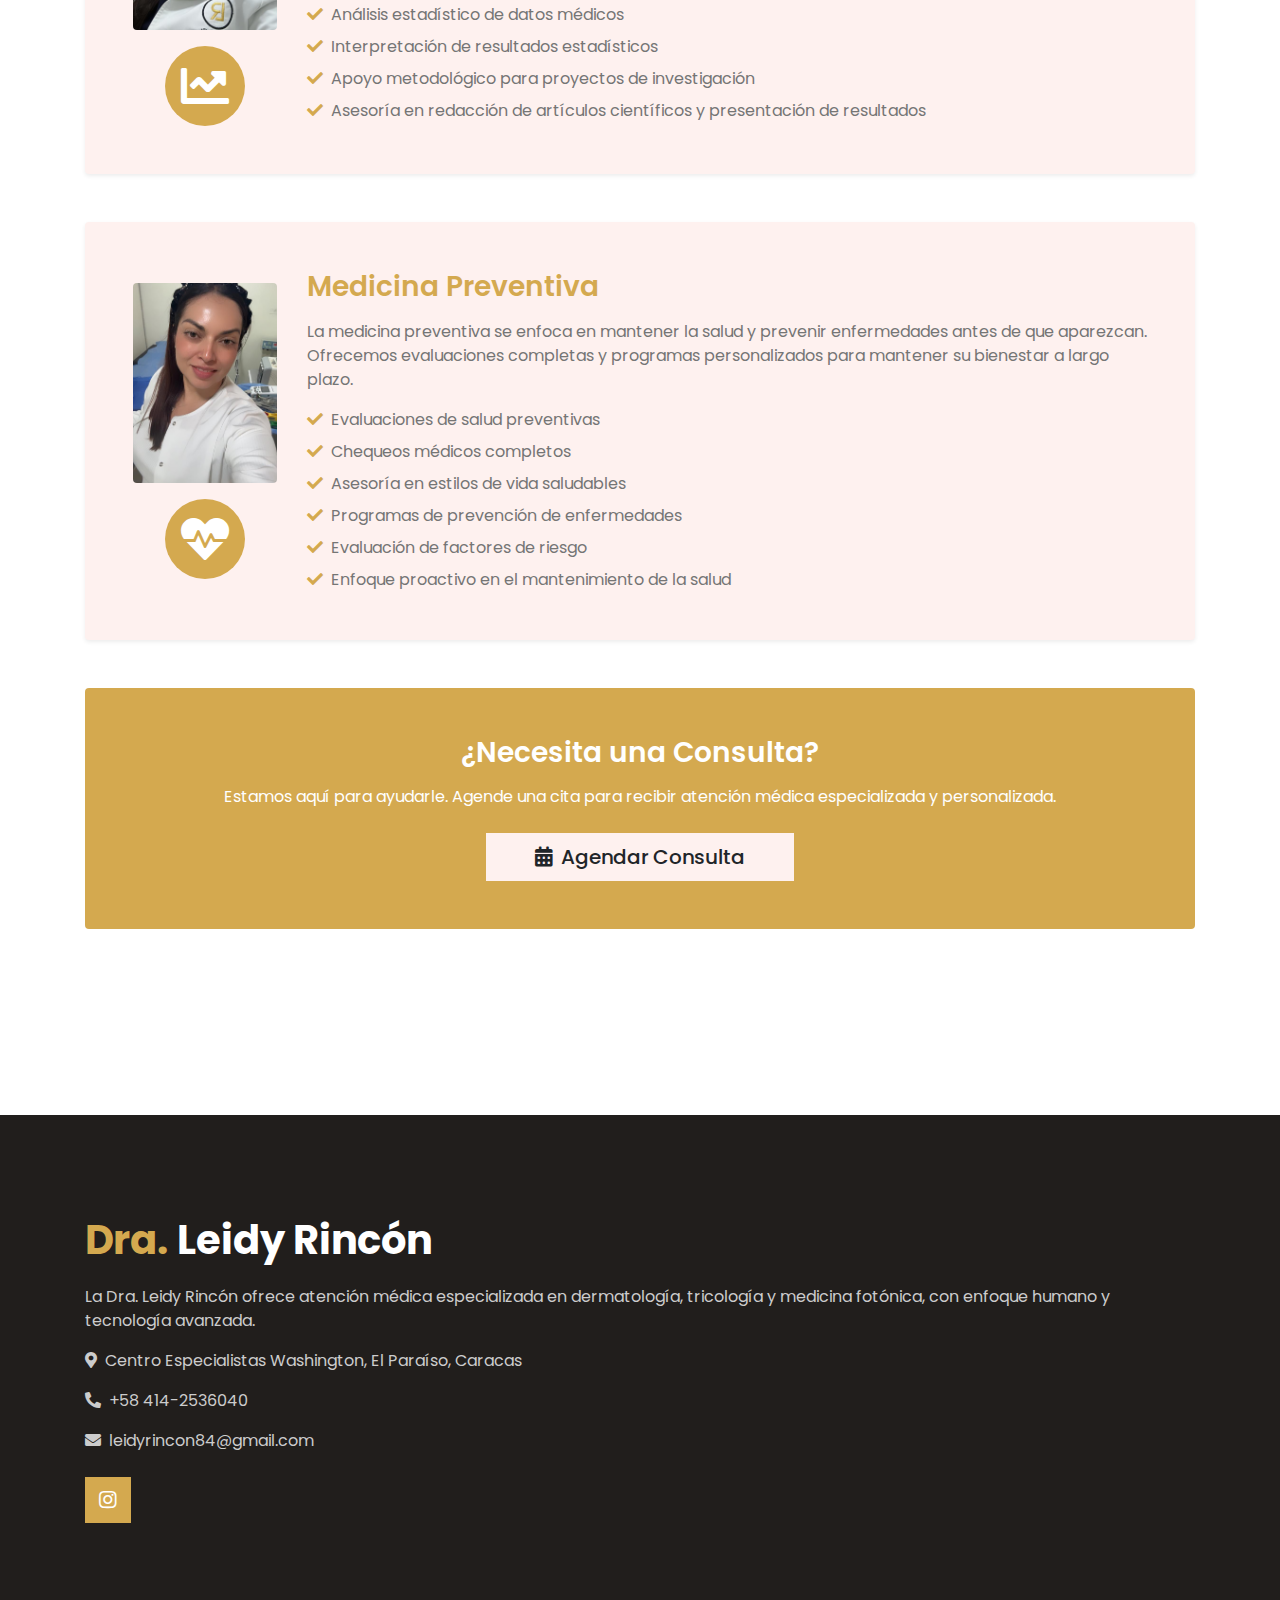
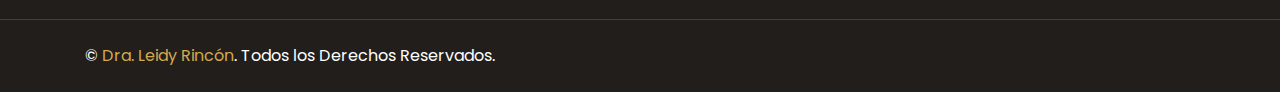
<file: services.html>
<!DOCTYPE html>
<html lang="es">

<head>
    <meta charset="utf-8">
    <title>Servicios Médicos - Dra. Leidy Rincón</title>
    <meta content="width=device-width, initial-scale=1.0" name="viewport">
    <meta content="Servicios médicos especializados de la Dra. Leidy Rincón" name="keywords">
    <meta content="Conozca los servicios médicos especializados que ofrece el consultorio de la Dra. Leidy Rincón" name="description">

    <!-- Favicon -->
    <link href="img/favicon.ico" rel="icon">

    <!-- Google Web Fonts -->
    <link rel="preconnect" href="https://fonts.gstatic.com">
    <link href="https://fonts.googleapis.com/css2?family=Poppins:wght@400;500;600;700&display=swap" rel="stylesheet">

    <!-- Font Awesome -->
    <link href="https://cdnjs.cloudflare.com/ajax/libs/font-awesome/5.10.0/css/all.min.css" rel="stylesheet">

    <!-- Libraries Stylesheet -->
    <link href="lib/animate/animate.min.css" rel="stylesheet">
    <link href="lib/owlcarousel/assets/owl.carousel.min.css" rel="stylesheet">
    <link href="lib/tempusdominus/css/tempusdominus-bootstrap-4.min.css" rel="stylesheet" />

    <!-- Customized Bootstrap Stylesheet -->
    <link href="css/style.css" rel="stylesheet">
</head>

<body>
    <!-- Topbar Start -->
    <div class="container-fluid bg-light d-none d-lg-block">
        <div class="row py-2 px-lg-5">
            <div class="col-lg-6 text-left mb-2 mb-lg-0">
                <div class="d-inline-flex align-items-center">
                    <small><i class="fa fa-phone-alt mr-2"></i>+58 414-2536040</small>
                    <small class="px-3">|</small>
                    <small><i class="fa fa-envelope mr-2"></i>leidyrincon84@gmail.com</small>
                </div>
            </div>
            <div class="col-lg-6 text-right">
                <div class="d-inline-flex align-items-center">
                    <a class="text-primary px-2" href="https://www.instagram.com/draleidyderma?igsh=eGxhenNuZm40eDhx" target="_blank" rel="noopener">
                        <i class="fab fa-instagram"></i>
                    </a>
                </div>
            </div>
        </div>
    </div>
    <!-- Topbar End -->


    <!-- Navbar Start -->
    <div class="container-fluid p-0">
        <nav class="navbar navbar-expand-lg bg-white navbar-light py-3 py-lg-0 px-lg-5">
            <a href="index.html" class="navbar-brand ml-lg-3">
                <h1 class="m-0 text-primary"><span class="text-dark">Dra.</span> Leidy Rincón</h1>
            </a>
            <button type="button" class="navbar-toggler" data-toggle="collapse" data-target="#navbarCollapse">
                <span class="navbar-toggler-icon"></span>
            </button>
            <div class="collapse navbar-collapse justify-content-between px-lg-3" id="navbarCollapse">
                <div class="navbar-nav m-auto py-0">
                    <a href="index.html" class="nav-item nav-link">Inicio</a>
                    <a href="perfil.html" class="nav-item nav-link">Perfil profesional</a>
                    <a href="services.html" class="nav-item nav-link active">Servicios</a>
                    <a href="contact.html" class="nav-item nav-link">Contacto</a>
                </div>
                <a href="https://wa.me/584142536040?text=Hola%2C%20quiero%20agendar%20una%20cita." target="_blank" class="btn btn-primary d-none d-lg-block">Agendar cita</a>
            </div>
        </nav>
    </div>
    <!-- Navbar End -->


    <!-- Header Start -->
    <div class="jumbotron jumbotron-fluid bg-services" style="margin-bottom: 90px;">
        <div class="container text-center py-5">
            <h3 class="text-white display-3 mb-4">Servicios Médicos</h3>
            <div class="d-inline-flex align-items-center text-white">
                <p class="m-0"><a class="text-white" href="index.html">Inicio</a></p>
                <i class="far fa-circle px-3"></i>
                <p class="m-0">Servicios</p>
            </div>
        </div>
    </div>
    <!-- Header End -->


    <!-- Servicios Start -->
    <section class="container-fluid py-5">
        <div class="container py-5">
            <div class="row justify-content-center text-center mb-5">
                <div class="col-lg-8">
                    <h6 class="d-inline-block bg-light text-primary text-uppercase py-1 px-2">Nuestros Servicios</h6>
                    <h1 class="mb-4">Atención Médica Especializada</h1>
                    <p class="lead text-muted">
                        Ofrecemos atención médica especializada en diversas áreas, siempre con un enfoque integral y personalizado. Cada servicio está diseñado para brindar la mejor atención basada en evidencia científica y tecnología de vanguardia.
                    </p>
                </div>
            </div>

            <!-- Medicina Interna -->
            <div class="row mb-5">
                <div class="col-lg-12">
                    <div class="bg-light p-5 rounded shadow-sm">
                        <div class="row align-items-center">
                            <div class="col-md-3 col-lg-2 text-center mb-4 mb-md-0">
                                <img class="img-fluid rounded mb-3" src="img/service-1.jpeg" alt="Medicina Interna" style="max-height: 200px; object-fit: cover; width: 100%;">
                                <div class="d-inline-flex align-items-center justify-content-center bg-primary text-white rounded-circle" style="width: 80px; height: 80px;">
                                    <i class="fas fa-stethoscope fa-3x"></i>
                                </div>
                            </div>
                            <div class="col-md-9 col-lg-10">
                                <h3 class="text-primary mb-3">Medicina Interna</h3>
                                <p class="mb-3">
                                    La medicina interna se enfoca en el diagnóstico, tratamiento y prevención de enfermedades del adulto. Ofrecemos una atención integral que abarca desde la evaluación de salud general hasta el manejo de patologías crónicas complejas.
                                </p>
                                <ul class="list-unstyled mb-0">
                                    <li class="mb-2"><i class="fa fa-check text-primary mr-2"></i>Diagnóstico y tratamiento de enfermedades del adulto</li>
                                    <li class="mb-2"><i class="fa fa-check text-primary mr-2"></i>Manejo integral de patologías crónicas (diabetes, hipertensión, enfermedades cardiovasculares, etc.)</li>
                                    <li class="mb-2"><i class="fa fa-check text-primary mr-2"></i>Evaluación de salud general y chequeos médicos completos</li>
                                    <li class="mb-2"><i class="fa fa-check text-primary mr-2"></i>Prevención de enfermedades y promoción de la salud</li>
                                    <li class="mb-2"><i class="fa fa-check text-primary mr-2"></i>Consultas médicas completas con enfoque en el bienestar integral del paciente</li>
                                    <li class="mb-0"><i class="fa fa-check text-primary mr-2"></i>Coordinación con otros especialistas cuando sea necesario</li>
                                </ul>
                            </div>
                        </div>
                    </div>
                </div>
            </div>

            <!-- Dermatología -->
            <div class="row mb-5">
                <div class="col-lg-12">
                    <div class="bg-light p-5 rounded shadow-sm">
                        <div class="row align-items-center">
                            <div class="col-md-3 col-lg-2 text-center mb-4 mb-md-0">
                                <img class="img-fluid rounded mb-3" src="img/service-2.jpeg" alt="Dermatología" style="max-height: 200px; object-fit: cover; width: 100%;">
                                <div class="d-inline-flex align-items-center justify-content-center bg-primary text-white rounded-circle" style="width: 80px; height: 80px;">
                                    <i class="fas fa-user-md fa-3x"></i>
                                </div>
                            </div>
                            <div class="col-md-9 col-lg-10">
                                <h3 class="text-primary mb-3">Dermatología</h3>
                                <p class="mb-3">
                                    La dermatología se especializa en el diagnóstico y tratamiento de enfermedades de la piel, cabello y uñas. Ofrecemos una atención completa para todas las condiciones dermatológicas, desde problemas comunes hasta casos más complejos.
                                </p>
                                <ul class="list-unstyled mb-0">
                                    <li class="mb-2"><i class="fa fa-check text-primary mr-2"></i>Diagnóstico y tratamiento de enfermedades de la piel, cabello y uñas</li>
                                    <li class="mb-2"><i class="fa fa-check text-primary mr-2"></i>Manejo de acné en todas sus formas y severidades</li>
                                    <li class="mb-2"><i class="fa fa-check text-primary mr-2"></i>Tratamiento de dermatitis (atópica, de contacto, seborreica, etc.)</li>
                                    <li class="mb-2"><i class="fa fa-check text-primary mr-2"></i>Manejo de psoriasis y otras enfermedades inflamatorias de la piel</li>
                                    <li class="mb-2"><i class="fa fa-check text-primary mr-2"></i>Diagnóstico y tratamiento de infecciones cutáneas (bacterianas, fúngicas, virales)</li>
                                    <li class="mb-2"><i class="fa fa-check text-primary mr-2"></i>Evaluación de lesiones pigmentadas y lunares</li>
                                    <li class="mb-2"><i class="fa fa-check text-primary mr-2"></i>Detección temprana y manejo de cáncer de piel</li>
                                    <li class="mb-2"><i class="fa fa-check text-primary mr-2"></i>Evaluación dermatológica completa y seguimiento personalizado</li>
                                    <li class="mb-0"><i class="fa fa-check text-primary mr-2"></i>Asesoría en cuidado de la piel y rutinas personalizadas</li>
                                </ul>
                            </div>
                        </div>
                    </div>
                </div>
            </div>

            <!-- Tricología -->
            <div class="row mb-5">
                <div class="col-lg-12">
                    <div class="bg-light p-5 rounded shadow-sm">
                        <div class="row align-items-center">
                            <div class="col-md-3 col-lg-2 text-center mb-4 mb-md-0">
                                <img class="img-fluid rounded mb-3" src="img/service-3.jpeg" alt="Tricología" style="max-height: 200px; object-fit: cover; width: 100%;">
                                <div class="d-inline-flex align-items-center justify-content-center bg-primary text-white rounded-circle" style="width: 80px; height: 80px;">
                                    <i class="fas fa-cut fa-3x"></i>
                                </div>
                            </div>
                            <div class="col-md-9 col-lg-10">
                                <h3 class="text-primary mb-3">Tricología</h3>
                                <p class="mb-3">
                                    La tricología es la especialidad médica que se dedica al estudio, diagnóstico y tratamiento de los problemas del cuero cabelludo y del cabello. Ofrecemos una evaluación especializada para identificar las causas de los problemas capilares y diseñar tratamientos personalizados.
                                </p>
                                <ul class="list-unstyled mb-0">
                                    <li class="mb-2"><i class="fa fa-check text-primary mr-2"></i>Diagnóstico y tratamiento de problemas del cuero cabelludo y cabello</li>
                                    <li class="mb-2"><i class="fa fa-check text-primary mr-2"></i>Manejo de alopecia (pérdida de cabello) en hombres y mujeres</li>
                                    <li class="mb-2"><i class="fa fa-check text-primary mr-2"></i>Tratamiento de caída del cabello (alopecia androgénica, areata, etc.)</li>
                                    <li class="mb-2"><i class="fa fa-check text-primary mr-2"></i>Manejo de caspa y seborrea</li>
                                    <li class="mb-2"><i class="fa fa-check text-primary mr-2"></i>Tratamiento de otras alteraciones capilares</li>
                                    <li class="mb-2"><i class="fa fa-check text-primary mr-2"></i>Evaluación tricológica especializada con análisis del cuero cabelludo</li>
                                    <li class="mb-0"><i class="fa fa-check text-primary mr-2"></i>Tratamientos personalizados según el tipo y causa del problema</li>
                                </ul>
                            </div>
                        </div>
                    </div>
                </div>
            </div>

            <!-- Medicina Fotónica -->
            <div class="row mb-5">
                <div class="col-lg-12">
                    <div class="bg-light p-5 rounded shadow-sm">
                        <div class="row align-items-center">
                            <div class="col-md-3 col-lg-2 text-center mb-4 mb-md-0">
                                <img class="img-fluid rounded mb-3" src="img/service-4.jpeg" alt="Medicina Fotónica" style="max-height: 200px; object-fit: cover; width: 100%;">
                                <div class="d-inline-flex align-items-center justify-content-center bg-primary text-white rounded-circle" style="width: 80px; height: 80px;">
                                    <i class="fas fa-lightbulb fa-3x"></i>
                                </div>
                            </div>
                            <div class="col-md-9 col-lg-10">
                                <h3 class="text-primary mb-3">Medicina Fotónica</h3>
                                <p class="mb-3">
                                    La medicina fotónica utiliza tecnología láser y luz para tratar diversas condiciones dermatológicas. Estos tratamientos son seguros, efectivos y mínimamente invasivos, ofreciendo resultados notables en el cuidado de la piel.
                                </p>
                                <ul class="list-unstyled mb-0">
                                    <li class="mb-2"><i class="fa fa-check text-primary mr-2"></i>Tratamientos con tecnología láser y luz para diversas condiciones dermatológicas</li>
                                    <li class="mb-2"><i class="fa fa-check text-primary mr-2"></i>Terapia láser para manchas y pigmentaciones</li>
                                    <li class="mb-2"><i class="fa fa-check text-primary mr-2"></i>Tratamiento de cicatrices (acné, quirúrgicas, traumáticas)</li>
                                    <li class="mb-2"><i class="fa fa-check text-primary mr-2"></i>Eliminación de lesiones vasculares (arañas vasculares, hemangiomas, etc.)</li>
                                    <li class="mb-2"><i class="fa fa-check text-primary mr-2"></i>Rejuvenecimiento cutáneo y estimulación de regeneración celular</li>
                                    <li class="mb-2"><i class="fa fa-check text-primary mr-2"></i>Mejora de la textura y tono de la piel</li>
                                    <li class="mb-0"><i class="fa fa-check text-primary mr-2"></i>Procedimientos seguros y efectivos bajo supervisión médica</li>
                                </ul>
                            </div>
                        </div>
                    </div>
                </div>
            </div>

            <!-- Asesoría Estadística en Salud -->
            <div class="row mb-5">
                <div class="col-lg-12">
                    <div class="bg-light p-5 rounded shadow-sm">
                        <div class="row align-items-center">
                            <div class="col-md-3 col-lg-2 text-center mb-4 mb-md-0">
                                <img class="img-fluid rounded mb-3" src="img/service-5.jpeg" alt="Asesoría Estadística" style="max-height: 200px; object-fit: cover; width: 100%;">
                                <div class="d-inline-flex align-items-center justify-content-center bg-primary text-white rounded-circle" style="width: 80px; height: 80px;">
                                    <i class="fas fa-chart-line fa-3x"></i>
                                </div>
                            </div>
                            <div class="col-md-9 col-lg-10">
                                <h3 class="text-primary mb-3">Asesoría Estadística en Salud</h3>
                                <p class="mb-3">
                                    Con formación especializada en bioestadística, ofrecemos consultoría en diseño de estudios de investigación y análisis estadístico de datos médicos, apoyando a investigadores y profesionales de la salud en sus proyectos científicos.
                                </p>
                                <ul class="list-unstyled mb-0">
                                    <li class="mb-2"><i class="fa fa-check text-primary mr-2"></i>Consultoría en diseño de estudios de investigación en ciencias de la salud</li>
                                    <li class="mb-2"><i class="fa fa-check text-primary mr-2"></i>Análisis estadístico de datos médicos</li>
                                    <li class="mb-2"><i class="fa fa-check text-primary mr-2"></i>Interpretación de resultados estadísticos</li>
                                    <li class="mb-2"><i class="fa fa-check text-primary mr-2"></i>Apoyo metodológico para proyectos de investigación</li>
                                    <li class="mb-0"><i class="fa fa-check text-primary mr-2"></i>Asesoría en redacción de artículos científicos y presentación de resultados</li>
                                </ul>
                            </div>
                        </div>
                    </div>
                </div>
            </div>

            <!-- Medicina Preventiva -->
            <div class="row mb-5">
                <div class="col-lg-12">
                    <div class="bg-light p-5 rounded shadow-sm">
                        <div class="row align-items-center">
                            <div class="col-md-3 col-lg-2 text-center mb-4 mb-md-0">
                                <img class="img-fluid rounded mb-3" src="img/service-6.jpeg" alt="Medicina Preventiva" style="max-height: 200px; object-fit: cover; width: 100%;">
                                <div class="d-inline-flex align-items-center justify-content-center bg-primary text-white rounded-circle" style="width: 80px; height: 80px;">
                                    <i class="fas fa-heartbeat fa-3x"></i>
                                </div>
                            </div>
                            <div class="col-md-9 col-lg-10">
                                <h3 class="text-primary mb-3">Medicina Preventiva</h3>
                                <p class="mb-3">
                                    La medicina preventiva se enfoca en mantener la salud y prevenir enfermedades antes de que aparezcan. Ofrecemos evaluaciones completas y programas personalizados para mantener su bienestar a largo plazo.
                                </p>
                                <ul class="list-unstyled mb-0">
                                    <li class="mb-2"><i class="fa fa-check text-primary mr-2"></i>Evaluaciones de salud preventivas</li>
                                    <li class="mb-2"><i class="fa fa-check text-primary mr-2"></i>Chequeos médicos completos</li>
                                    <li class="mb-2"><i class="fa fa-check text-primary mr-2"></i>Asesoría en estilos de vida saludables</li>
                                    <li class="mb-2"><i class="fa fa-check text-primary mr-2"></i>Programas de prevención de enfermedades</li>
                                    <li class="mb-2"><i class="fa fa-check text-primary mr-2"></i>Evaluación de factores de riesgo</li>
                                    <li class="mb-0"><i class="fa fa-check text-primary mr-2"></i>Enfoque proactivo en el mantenimiento de la salud</li>
                                </ul>
                            </div>
                        </div>
                    </div>
                </div>
            </div>

            <!-- Llamado a la acción -->
            <div class="row mt-5">
                <div class="col-lg-12">
                    <div class="bg-primary text-white p-5 rounded text-center">
                        <h3 class="text-white mb-3">¿Necesita una Consulta?</h3>
                        <p class="mb-4">
                            Estamos aquí para ayudarle. Agende una cita para recibir atención médica especializada y personalizada.
                        </p>
                        <a href="contact.html" class="btn btn-light btn-lg px-5">
                            <i class="fas fa-calendar-alt mr-2"></i>Agendar Consulta
                        </a>
                    </div>
                </div>
            </div>
        </div>
    </section>
    <!-- Servicios End -->


    <!-- Footer Start -->
    <div class="footer container-fluid bg-dark py-5" style="margin-top: 90px;">
        <div class="container pt-5">
            <div class="row">
                <div class="col-lg-12 pr-lg-5 mb-5">
                    <a href="index.html" class="navbar-brand">
                        <h1 class="mb-3 text-white"><span class="text-primary">Dra.</span> Leidy Rincón</h1>
                    </a>
                    <p> La Dra. Leidy Rincón ofrece atención médica especializada en dermatología, tricología y medicina fotónica, con enfoque humano y tecnología avanzada.</p>
                    <p><i class="fa fa-map-marker-alt mr-2"></i>Centro Especialistas Washington, El Paraíso, Caracas</p>
                    <p><i class="fa fa-phone-alt mr-2"></i>+58 414-2536040</p>
                    <p><i class="fa fa-envelope mr-2"></i>leidyrincon84@gmail.com</p>
                    <div class="d-flex justify-content-start mt-4">
                        <a class="btn btn-lg btn-primary btn-lg-square" href="https://www.instagram.com/draleidyderma?igsh=eGxhenNuZm40eDhx" target="_blank" rel="noopener"><i class="fab fa-instagram"></i></a>
                    </div>
                </div>
            </div>
        </div>
    </div>
    <div class="container-fluid bg-dark text-light border-top py-4" style="border-color: rgba(256, 256, 256, .15) !important;">
        <div class="container">
            <div class="row">
                <div class="col-md-6 text-center text-md-left mb-3 mb-md-0">
                    <p class="m-0 text-white">&copy; <a href="#">Dra. Leidy Rincón</a>. Todos los Derechos Reservados.</p>
                </div>
            </div>
        </div>
    </div>
    <!-- Footer End -->


    <!-- Back to Top -->
    <a href="#" class="btn btn-lg btn-primary back-to-top"><i class="fa fa-angle-double-up"></i></a>


    <!-- JavaScript Libraries -->
    <script src="https://code.jquery.com/jquery-3.4.1.min.js"></script>
    <script src="https://stackpath.bootstrapcdn.com/bootstrap/4.4.1/js/bootstrap.bundle.min.js"></script>
    <script src="lib/easing/easing.min.js"></script>
    <script src="lib/waypoints/waypoints.min.js"></script>
    <script src="lib/counterup/counterup.min.js"></script>
    <script src="lib/owlcarousel/owl.carousel.min.js"></script>
    <script src="lib/tempusdominus/js/moment.min.js"></script>
    <script src="lib/tempusdominus/js/moment-timezone.min.js"></script>
    <script src="lib/tempusdominus/js/tempusdominus-bootstrap-4.min.js"></script>

    <!-- Contact Javascript File -->
    <script src="mail/jqBootstrapValidation.min.js"></script>
    <script src="mail/contact.js"></script>

    <!-- Template Javascript -->
    <script src="js/main.js"></script>
</body>

</html>
</file>
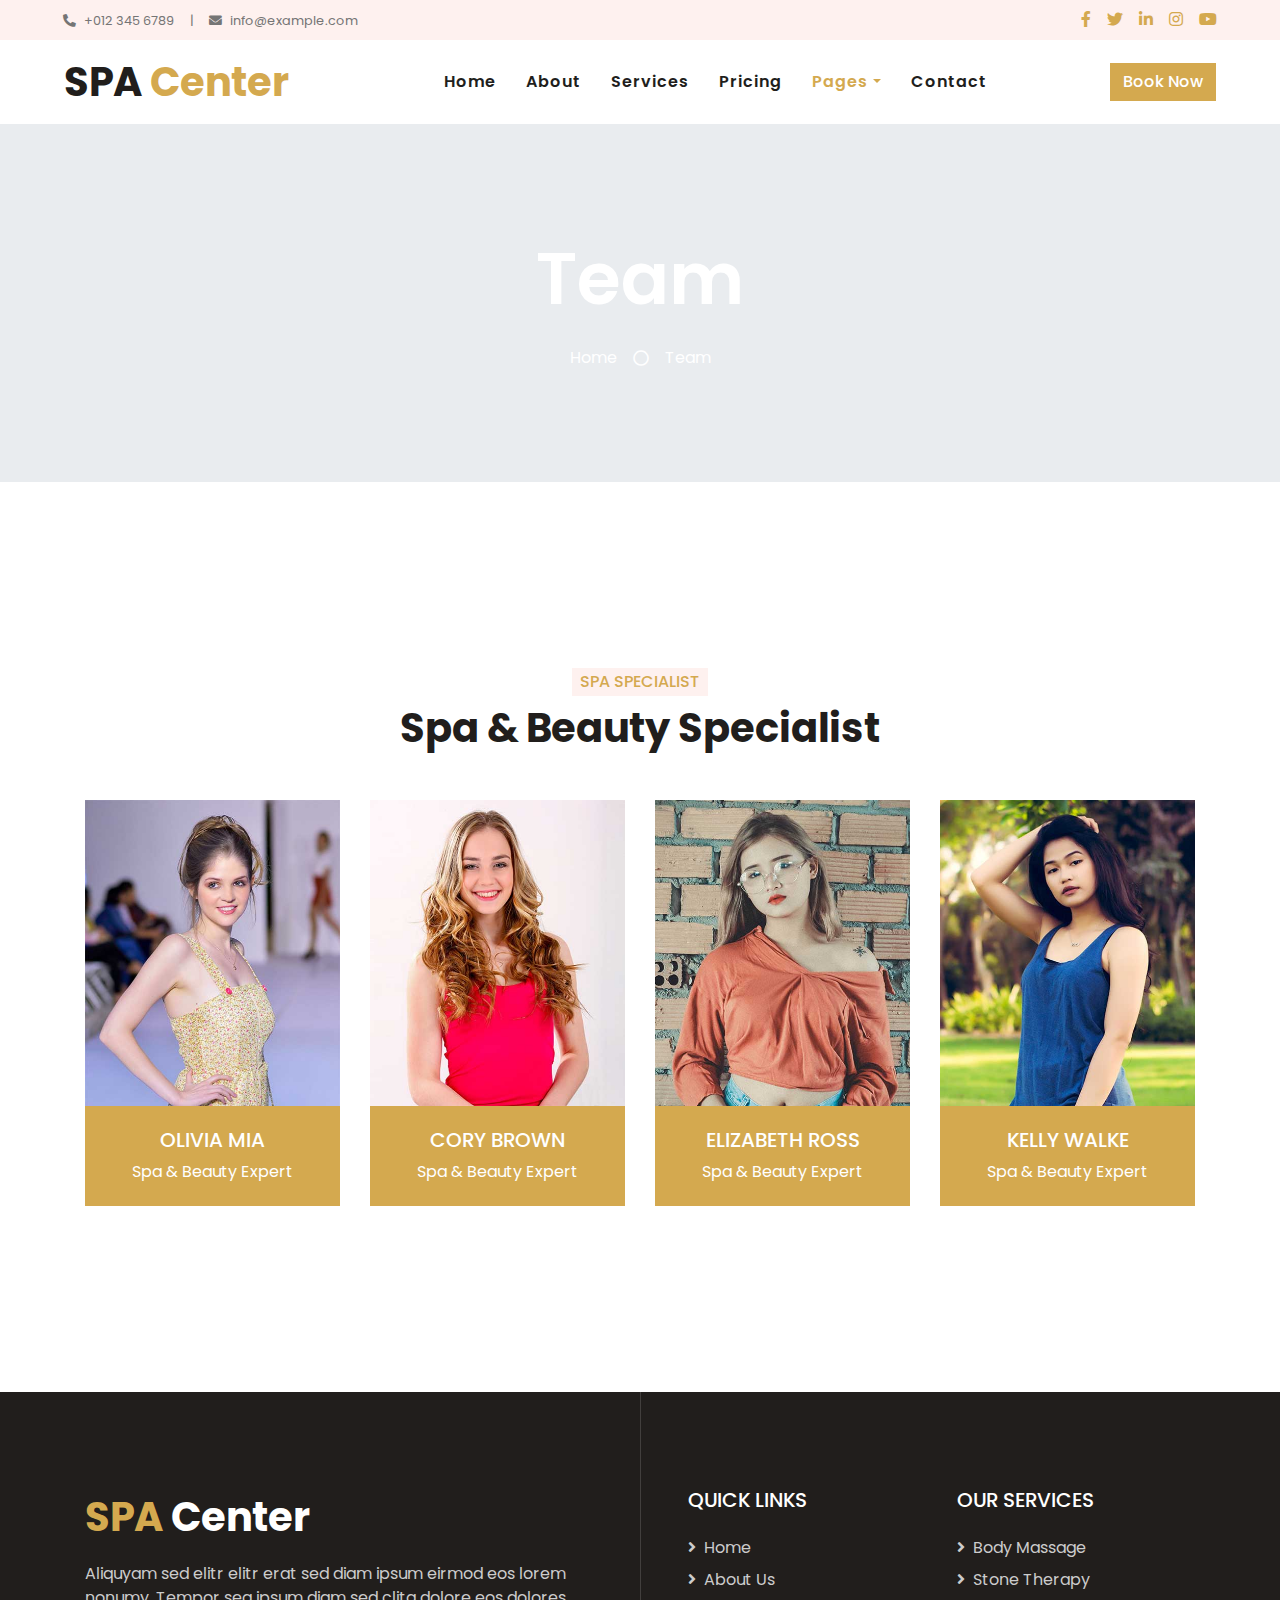
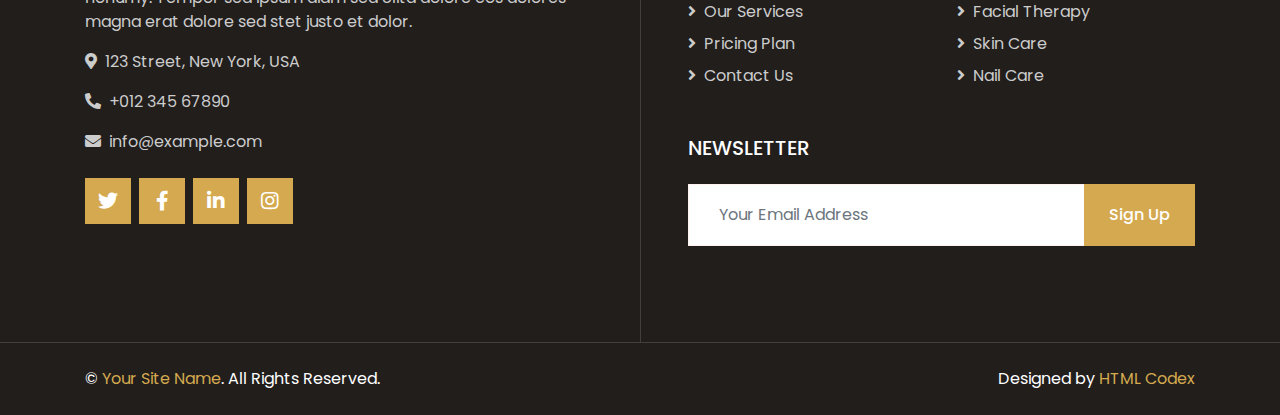
<file: team.html>
<!DOCTYPE html>
<html lang="en">

<head>
    <meta charset="utf-8">
    <title>SPA Center - Beauty & Spa HTML Template</title>
    <meta content="width=device-width, initial-scale=1.0" name="viewport">
    <meta content="Free HTML Templates" name="keywords">
    <meta content="Free HTML Templates" name="description">

    <!-- Favicon -->
    <link href="img/favicon.ico" rel="icon">

    <!-- Google Web Fonts -->
    <link rel="preconnect" href="https://fonts.gstatic.com">
    <link href="https://fonts.googleapis.com/css2?family=Poppins:wght@400;500;600;700&display=swap" rel="stylesheet">

    <!-- Font Awesome -->
    <link href="https://cdnjs.cloudflare.com/ajax/libs/font-awesome/5.10.0/css/all.min.css" rel="stylesheet">

    <!-- Libraries Stylesheet -->
    <link href="lib/animate/animate.min.css" rel="stylesheet">
    <link href="lib/owlcarousel/assets/owl.carousel.min.css" rel="stylesheet">
    <link href="lib/tempusdominus/css/tempusdominus-bootstrap-4.min.css" rel="stylesheet" />

    <!-- Customized Bootstrap Stylesheet -->
    <link href="css/style.css" rel="stylesheet">
</head>

<body>
    <!-- Topbar Start -->
    <div class="container-fluid bg-light d-none d-lg-block">
        <div class="row py-2 px-lg-5">
            <div class="col-lg-6 text-left mb-2 mb-lg-0">
                <div class="d-inline-flex align-items-center">
                    <small><i class="fa fa-phone-alt mr-2"></i>+012 345 6789</small>
                    <small class="px-3">|</small>
                    <small><i class="fa fa-envelope mr-2"></i>info@example.com</small>
                </div>
            </div>
            <div class="col-lg-6 text-right">
                <div class="d-inline-flex align-items-center">
                    <a class="text-primary px-2" href="">
                        <i class="fab fa-facebook-f"></i>
                    </a>
                    <a class="text-primary px-2" href="">
                        <i class="fab fa-twitter"></i>
                    </a>
                    <a class="text-primary px-2" href="">
                        <i class="fab fa-linkedin-in"></i>
                    </a>
                    <a class="text-primary px-2" href="">
                        <i class="fab fa-instagram"></i>
                    </a>
                    <a class="text-primary pl-2" href="">
                        <i class="fab fa-youtube"></i>
                    </a>
                </div>
            </div>
        </div>
    </div>
    <!-- Topbar End -->


    <!-- Navbar Start -->
    <div class="container-fluid p-0">
        <nav class="navbar navbar-expand-lg bg-white navbar-light py-3 py-lg-0 px-lg-5">
            <a href="index.html" class="navbar-brand ml-lg-3">
                <h1 class="m-0 text-primary"><span class="text-dark">SPA</span> Center</h1>
            </a>
            <button type="button" class="navbar-toggler" data-toggle="collapse" data-target="#navbarCollapse">
                <span class="navbar-toggler-icon"></span>
            </button>
            <div class="collapse navbar-collapse justify-content-between px-lg-3" id="navbarCollapse">
                <div class="navbar-nav m-auto py-0">
                    <a href="index.html" class="nav-item nav-link">Home</a>
                    <a href="about.html" class="nav-item nav-link">About</a>
                    <a href="service.html" class="nav-item nav-link">Services</a>
                    <a href="price.html" class="nav-item nav-link">Pricing</a>
                    <div class="nav-item dropdown">
                        <a href="#" class="nav-link dropdown-toggle active" data-toggle="dropdown">Pages</a>
                        <div class="dropdown-menu rounded-0 m-0">
                            <a href="appointment.html" class="dropdown-item">Appointment</a>
                            <a href="opening.html" class="dropdown-item">Open Hours</a>
                            <a href="team.html" class="dropdown-item active">Our Team</a>
                            <a href="testimonial.html" class="dropdown-item">Testimonial</a>
                        </div>
                    </div>
                    <a href="contact.html" class="nav-item nav-link">Contact</a>
                </div>
                <a href="" class="btn btn-primary d-none d-lg-block">Book Now</a>
            </div>
        </nav>
    </div>
    <!-- Navbar End -->


    <!-- Header Start -->
    <div class="jumbotron jumbotron-fluid bg-jumbotron" style="margin-bottom: 90px;">
        <div class="container text-center py-5">
            <h3 class="text-white display-3 mb-4">Team</h3>
            <div class="d-inline-flex align-items-center text-white">
                <p class="m-0"><a class="text-white" href="">Home</a></p>
                <i class="far fa-circle px-3"></i>
                <p class="m-0">Team</p>
            </div>
        </div>
    </div>
    <!-- Header End -->


    <!-- Team Start -->
    <div class="container-fluid py-5">
        <div class="container pt-5">
            <div class="row justify-content-center text-center">
                <div class="col-lg-6">
                    <h6 class="d-inline-block bg-light text-primary text-uppercase py-1 px-2">Spa Specialist</h6>
                    <h1 class="mb-5">Spa & Beauty Specialist</h1>
                </div>
            </div>
            <div class="row">
                <div class="col-lg-3 col-md-6">
                    <div class="team position-relative overflow-hidden mb-5">
                        <img class="img-fluid" src="img/team-1.jpg" alt="">
                        <div class="position-relative text-center">
                            <div class="team-text bg-primary text-white">
                                <h5 class="text-white text-uppercase">Olivia Mia</h5>
                                <p class="m-0">Spa & Beauty Expert</p>
                            </div>
                            <div class="team-social bg-dark text-center">
                                <a class="btn btn-outline-primary btn-square mr-2" href="#"><i class="fab fa-twitter"></i></a>
                                <a class="btn btn-outline-primary btn-square mr-2" href="#"><i class="fab fa-facebook-f"></i></a>
                                <a class="btn btn-outline-primary btn-square mr-2" href="#"><i class="fab fa-linkedin-in"></i></a>
                                <a class="btn btn-outline-primary btn-square" href="#"><i class="fab fa-instagram"></i></a>
                            </div>
                        </div>
                    </div>
                </div>
                <div class="col-lg-3 col-md-6">
                    <div class="team position-relative overflow-hidden mb-5">
                        <img class="img-fluid" src="img/team-2.jpg" alt="">
                        <div class="position-relative text-center">
                            <div class="team-text bg-primary text-white">
                                <h5 class="text-white text-uppercase">Cory Brown</h5>
                                <p class="m-0">Spa & Beauty Expert</p>
                            </div>
                            <div class="team-social bg-dark text-center">
                                <a class="btn btn-outline-primary btn-square mr-2" href="#"><i class="fab fa-twitter"></i></a>
                                <a class="btn btn-outline-primary btn-square mr-2" href="#"><i class="fab fa-facebook-f"></i></a>
                                <a class="btn btn-outline-primary btn-square mr-2" href="#"><i class="fab fa-linkedin-in"></i></a>
                                <a class="btn btn-outline-primary btn-square" href="#"><i class="fab fa-instagram"></i></a>
                            </div>
                        </div>
                    </div>
                </div>
                <div class="col-lg-3 col-md-6">
                    <div class="team position-relative overflow-hidden mb-5">
                        <img class="img-fluid" src="img/team-3.jpg" alt="">
                        <div class="position-relative text-center">
                            <div class="team-text bg-primary text-white">
                                <h5 class="text-white text-uppercase">Elizabeth Ross</h5>
                                <p class="m-0">Spa & Beauty Expert</p>
                            </div>
                            <div class="team-social bg-dark text-center">
                                <a class="btn btn-outline-primary btn-square mr-2" href="#"><i class="fab fa-twitter"></i></a>
                                <a class="btn btn-outline-primary btn-square mr-2" href="#"><i class="fab fa-facebook-f"></i></a>
                                <a class="btn btn-outline-primary btn-square mr-2" href="#"><i class="fab fa-linkedin-in"></i></a>
                                <a class="btn btn-outline-primary btn-square" href="#"><i class="fab fa-instagram"></i></a>
                            </div>
                        </div>
                    </div>
                </div>
                <div class="col-lg-3 col-md-6">
                    <div class="team position-relative overflow-hidden mb-5">
                        <img class="img-fluid" src="img/team-4.jpg" alt="">
                        <div class="position-relative text-center">
                            <div class="team-text bg-primary text-white">
                                <h5 class="text-white text-uppercase">Kelly Walke</h5>
                                <p class="m-0">Spa & Beauty Expert</p>
                            </div>
                            <div class="team-social bg-dark text-center">
                                <a class="btn btn-outline-primary btn-square mr-2" href="#"><i class="fab fa-twitter"></i></a>
                                <a class="btn btn-outline-primary btn-square mr-2" href="#"><i class="fab fa-facebook-f"></i></a>
                                <a class="btn btn-outline-primary btn-square mr-2" href="#"><i class="fab fa-linkedin-in"></i></a>
                                <a class="btn btn-outline-primary btn-square" href="#"><i class="fab fa-instagram"></i></a>
                            </div>
                        </div>
                    </div>
                </div>
            </div>
        </div>
    </div>
    <!-- Team End -->


    <!-- Footer Start -->
    <div class="footer container-fluid position-relative bg-dark py-5" style="margin-top: 90px;">
        <div class="container pt-5">
            <div class="row">
                <div class="col-lg-6 pr-lg-5 mb-5">
                    <a href="index.html" class="navbar-brand">
                        <h1 class="mb-3 text-white"><span class="text-primary">SPA</span> Center</h1>
                    </a>
                    <p>Aliquyam sed elitr elitr erat sed diam ipsum eirmod eos lorem nonumy. Tempor sea ipsum diam  sed clita dolore eos dolores magna erat dolore sed stet justo et dolor.</p>
                    <p><i class="fa fa-map-marker-alt mr-2"></i>123 Street, New York, USA</p>
                    <p><i class="fa fa-phone-alt mr-2"></i>+012 345 67890</p>
                    <p><i class="fa fa-envelope mr-2"></i>info@example.com</p>
                    <div class="d-flex justify-content-start mt-4">
                        <a class="btn btn-lg btn-primary btn-lg-square mr-2" href="#"><i class="fab fa-twitter"></i></a>
                        <a class="btn btn-lg btn-primary btn-lg-square mr-2" href="#"><i class="fab fa-facebook-f"></i></a>
                        <a class="btn btn-lg btn-primary btn-lg-square mr-2" href="#"><i class="fab fa-linkedin-in"></i></a>
                        <a class="btn btn-lg btn-primary btn-lg-square" href="#"><i class="fab fa-instagram"></i></a>
                    </div>
                </div>
                <div class="col-lg-6 pl-lg-5">
                    <div class="row">
                        <div class="col-sm-6 mb-5">
                            <h5 class="text-white text-uppercase mb-4">Quick Links</h5>
                            <div class="d-flex flex-column justify-content-start">
                                <a class="text-white-50 mb-2" href="#"><i class="fa fa-angle-right mr-2"></i>Home</a>
                                <a class="text-white-50 mb-2" href="#"><i class="fa fa-angle-right mr-2"></i>About Us</a>
                                <a class="text-white-50 mb-2" href="#"><i class="fa fa-angle-right mr-2"></i>Our Services</a>
                                <a class="text-white-50 mb-2" href="#"><i class="fa fa-angle-right mr-2"></i>Pricing Plan</a>
                                <a class="text-white-50" href="#"><i class="fa fa-angle-right mr-2"></i>Contact Us</a>
                            </div>
                        </div>
                        <div class="col-sm-6 mb-5">
                            <h5 class="text-white text-uppercase mb-4">Our Services</h5>
                            <div class="d-flex flex-column justify-content-start">
                                <a class="text-white-50 mb-2" href="#"><i class="fa fa-angle-right mr-2"></i>Body Massage</a>
                                <a class="text-white-50 mb-2" href="#"><i class="fa fa-angle-right mr-2"></i>Stone Therapy</a>
                                <a class="text-white-50 mb-2" href="#"><i class="fa fa-angle-right mr-2"></i>Facial Therapy</a>
                                <a class="text-white-50 mb-2" href="#"><i class="fa fa-angle-right mr-2"></i>Skin Care</a>
                                <a class="text-white-50" href="#"><i class="fa fa-angle-right mr-2"></i>Nail Care</a>
                            </div>
                        </div>
                        <div class="col-sm-12 mb-5">
                            <h5 class="text-white text-uppercase mb-4">Newsletter</h5>
                            <div class="w-100">
                                <div class="input-group">
                                    <input type="text" class="form-control border-light" style="padding: 30px;" placeholder="Your Email Address">
                                    <div class="input-group-append">
                                        <button class="btn btn-primary px-4">Sign Up</button>
                                    </div>
                                </div>
                            </div>
                        </div>
                    </div>
                </div>
            </div>
        </div>
    </div>
    <div class="container-fluid bg-dark text-light border-top py-4" style="border-color: rgba(256, 256, 256, .15) !important;">
        <div class="container">
            <div class="row">
                <div class="col-md-6 text-center text-md-left mb-3 mb-md-0">
                    <p class="m-0 text-white">&copy; <a href="#">Your Site Name</a>. All Rights Reserved.</p>
                </div>
                <div class="col-md-6 text-center text-md-right">
                    <p class="m-0 text-white">Designed by <a href="https://htmlcodex.com">HTML Codex</a></p>
                </div>
            </div>
        </div>
    </div>
    <!-- Footer End -->


    <!-- Back to Top -->
    <a href="#" class="btn btn-lg btn-primary back-to-top"><i class="fa fa-angle-double-up"></i></a>


    <!-- JavaScript Libraries -->
    <script src="https://code.jquery.com/jquery-3.4.1.min.js"></script>
    <script src="https://stackpath.bootstrapcdn.com/bootstrap/4.4.1/js/bootstrap.bundle.min.js"></script>
    <script src="lib/easing/easing.min.js"></script>
    <script src="lib/waypoints/waypoints.min.js"></script>
    <script src="lib/counterup/counterup.min.js"></script>
    <script src="lib/owlcarousel/owl.carousel.min.js"></script>
    <script src="lib/tempusdominus/js/moment.min.js"></script>
    <script src="lib/tempusdominus/js/moment-timezone.min.js"></script>
    <script src="lib/tempusdominus/js/tempusdominus-bootstrap-4.min.js"></script>

    <!-- Contact Javascript File -->
    <script src="mail/jqBootstrapValidation.min.js"></script>
    <script src="mail/contact.js"></script>

    <!-- Template Javascript -->
    <script src="js/main.js"></script>
</body>

</html>
</file>
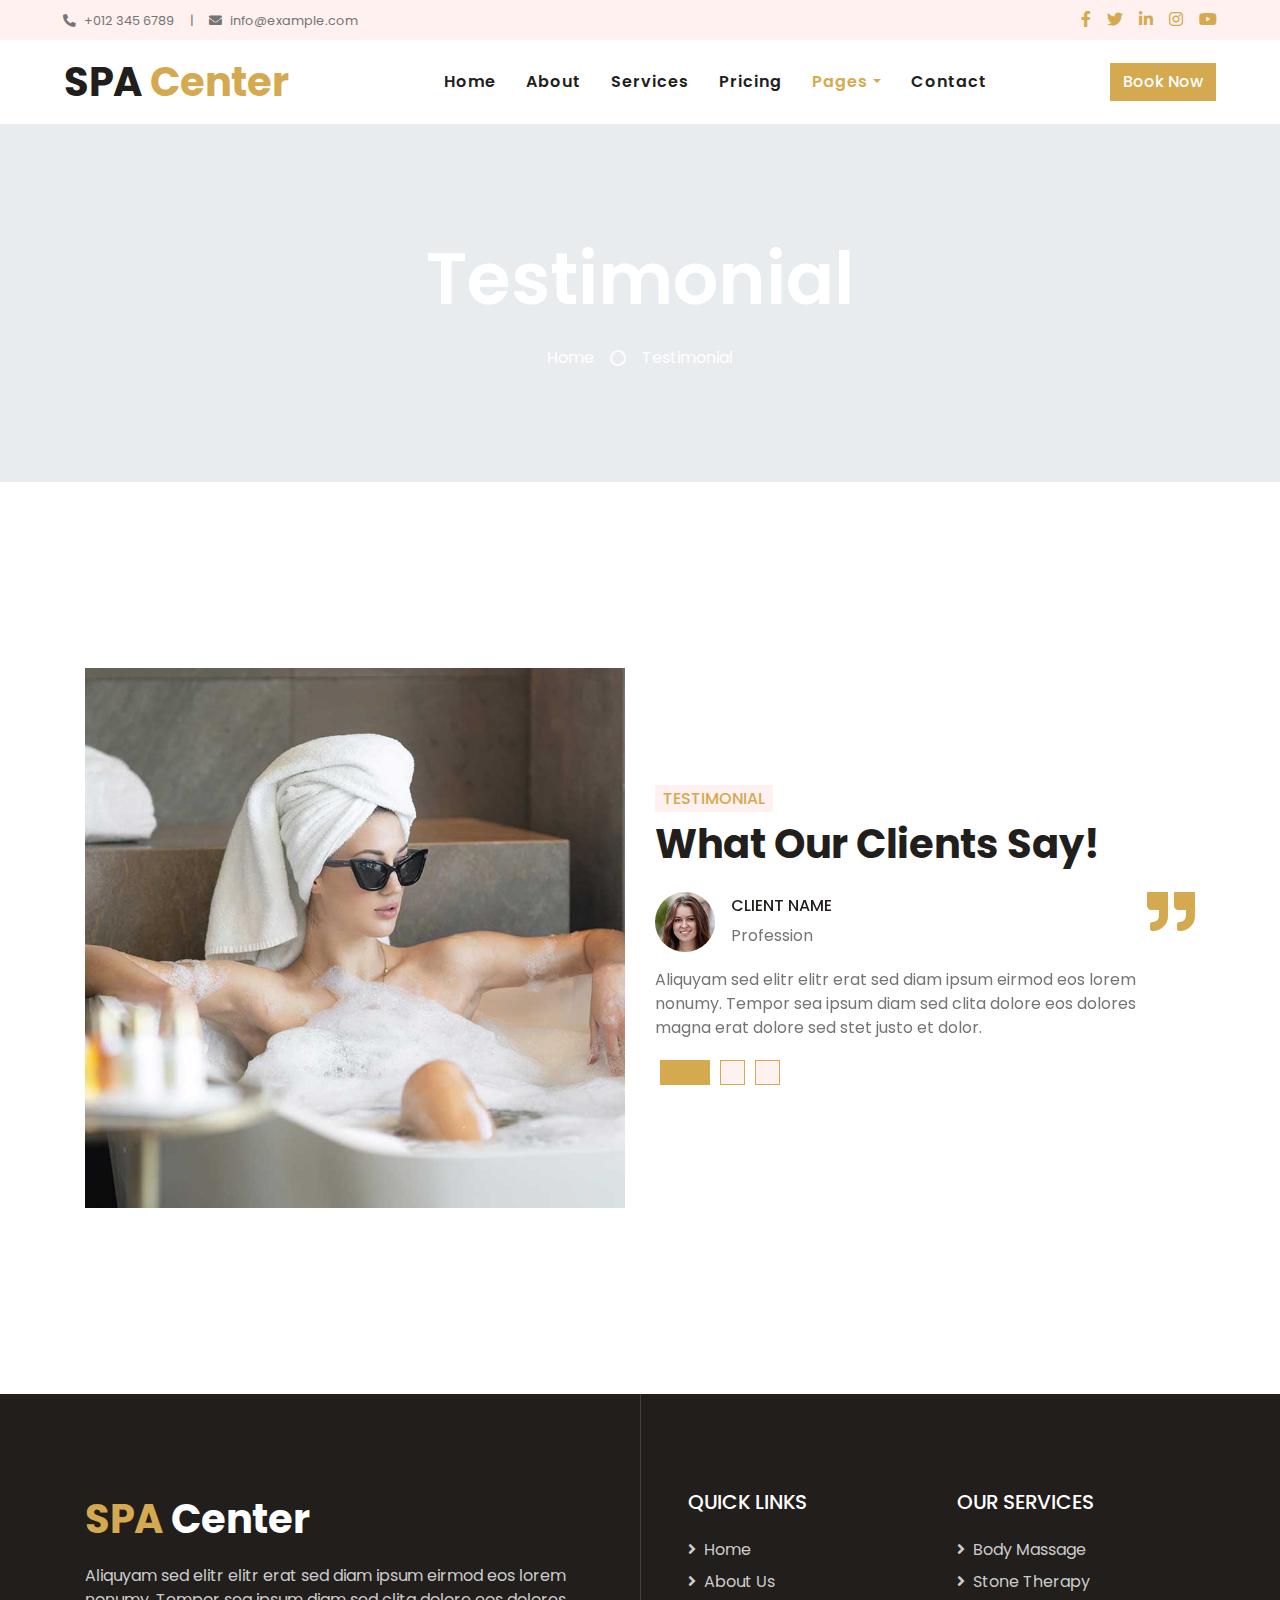
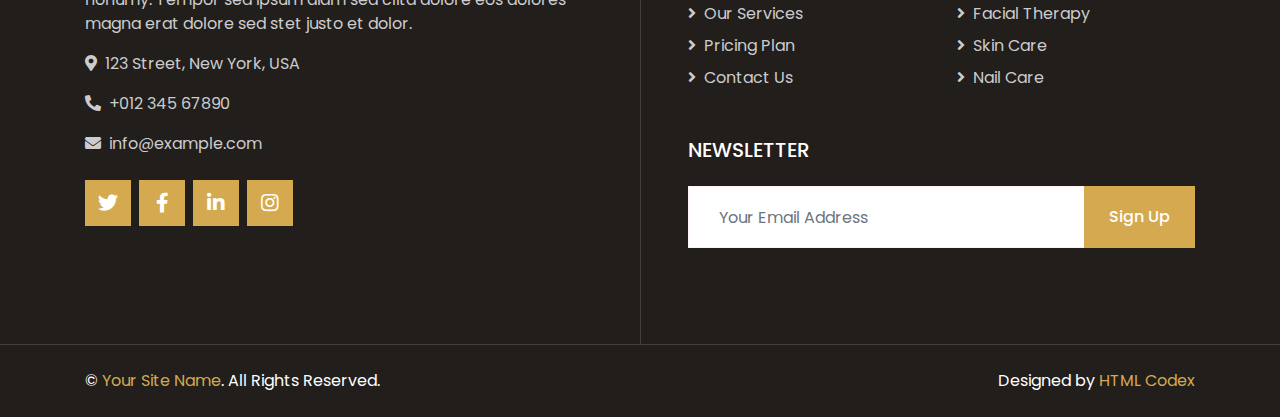
<file: testimonial.html>
<!DOCTYPE html>
<html lang="en">

<head>
    <meta charset="utf-8">
    <title>SPA Center - Beauty & Spa HTML Template</title>
    <meta content="width=device-width, initial-scale=1.0" name="viewport">
    <meta content="Free HTML Templates" name="keywords">
    <meta content="Free HTML Templates" name="description">

    <!-- Favicon -->
    <link href="img/favicon.ico" rel="icon">

    <!-- Google Web Fonts -->
    <link rel="preconnect" href="https://fonts.gstatic.com">
    <link href="https://fonts.googleapis.com/css2?family=Poppins:wght@400;500;600;700&display=swap" rel="stylesheet">

    <!-- Font Awesome -->
    <link href="https://cdnjs.cloudflare.com/ajax/libs/font-awesome/5.10.0/css/all.min.css" rel="stylesheet">

    <!-- Libraries Stylesheet -->
    <link href="lib/animate/animate.min.css" rel="stylesheet">
    <link href="lib/owlcarousel/assets/owl.carousel.min.css" rel="stylesheet">
    <link href="lib/tempusdominus/css/tempusdominus-bootstrap-4.min.css" rel="stylesheet" />

    <!-- Customized Bootstrap Stylesheet -->
    <link href="css/style.css" rel="stylesheet">
</head>

<body>
    <!-- Topbar Start -->
    <div class="container-fluid bg-light d-none d-lg-block">
        <div class="row py-2 px-lg-5">
            <div class="col-lg-6 text-left mb-2 mb-lg-0">
                <div class="d-inline-flex align-items-center">
                    <small><i class="fa fa-phone-alt mr-2"></i>+012 345 6789</small>
                    <small class="px-3">|</small>
                    <small><i class="fa fa-envelope mr-2"></i>info@example.com</small>
                </div>
            </div>
            <div class="col-lg-6 text-right">
                <div class="d-inline-flex align-items-center">
                    <a class="text-primary px-2" href="">
                        <i class="fab fa-facebook-f"></i>
                    </a>
                    <a class="text-primary px-2" href="">
                        <i class="fab fa-twitter"></i>
                    </a>
                    <a class="text-primary px-2" href="">
                        <i class="fab fa-linkedin-in"></i>
                    </a>
                    <a class="text-primary px-2" href="">
                        <i class="fab fa-instagram"></i>
                    </a>
                    <a class="text-primary pl-2" href="">
                        <i class="fab fa-youtube"></i>
                    </a>
                </div>
            </div>
        </div>
    </div>
    <!-- Topbar End -->


    <!-- Navbar Start -->
    <div class="container-fluid p-0">
        <nav class="navbar navbar-expand-lg bg-white navbar-light py-3 py-lg-0 px-lg-5">
            <a href="index.html" class="navbar-brand ml-lg-3">
                <h1 class="m-0 text-primary"><span class="text-dark">SPA</span> Center</h1>
            </a>
            <button type="button" class="navbar-toggler" data-toggle="collapse" data-target="#navbarCollapse">
                <span class="navbar-toggler-icon"></span>
            </button>
            <div class="collapse navbar-collapse justify-content-between px-lg-3" id="navbarCollapse">
                <div class="navbar-nav m-auto py-0">
                    <a href="index.html" class="nav-item nav-link">Home</a>
                    <a href="about.html" class="nav-item nav-link">About</a>
                    <a href="service.html" class="nav-item nav-link">Services</a>
                    <a href="price.html" class="nav-item nav-link">Pricing</a>
                    <div class="nav-item dropdown">
                        <a href="#" class="nav-link dropdown-toggle active" data-toggle="dropdown">Pages</a>
                        <div class="dropdown-menu rounded-0 m-0">
                            <a href="appointment.html" class="dropdown-item">Appointment</a>
                            <a href="opening.html" class="dropdown-item">Open Hours</a>
                            <a href="team.html" class="dropdown-item">Our Team</a>
                            <a href="testimonial.html" class="dropdown-item active">Testimonial</a>
                        </div>
                    </div>
                    <a href="contact.html" class="nav-item nav-link">Contact</a>
                </div>
                <a href="" class="btn btn-primary d-none d-lg-block">Book Now</a>
            </div>
        </nav>
    </div>
    <!-- Navbar End -->


    <!-- Header Start -->
    <div class="jumbotron jumbotron-fluid bg-jumbotron" style="margin-bottom: 90px;">
        <div class="container text-center py-5">
            <h3 class="text-white display-3 mb-4">Testimonial</h3>
            <div class="d-inline-flex align-items-center text-white">
                <p class="m-0"><a class="text-white" href="">Home</a></p>
                <i class="far fa-circle px-3"></i>
                <p class="m-0">Testimonial</p>
            </div>
        </div>
    </div>
    <!-- Header End -->


    <!-- Testimonial Start -->
    <div class="container-fluid py-5">
        <div class="container py-5">
            <div class="row align-items-center">
                <div class="col-lg-6 pb-5 pb-lg-0">
                    <img class="img-fluid w-100" src="img/testimonial.jpg" alt="">
                </div>
                <div class="col-lg-6">
                    <h6 class="d-inline-block text-primary text-uppercase bg-light py-1 px-2">Testimonial</h6>
                    <h1 class="mb-4">What Our Clients Say!</h1>
                    <div class="owl-carousel testimonial-carousel">
                        <div class="position-relative">
                            <i class="fa fa-3x fa-quote-right text-primary position-absolute" style="top: -6px; right: 0;"></i>
                            <div class="d-flex align-items-center mb-3">
                                <img class="img-fluid rounded-circle" src="img/testimonial-1.jpg" style="width: 60px; height: 60px;" alt="">
                                <div class="ml-3">
                                    <h6 class="text-uppercase">Client Name</h6>
                                    <span>Profession</span>
                                </div>
                            </div>
                            <p class="m-0">Aliquyam sed elitr elitr erat sed diam ipsum eirmod eos lorem nonumy. Tempor sea ipsum diam  sed clita dolore eos dolores magna erat dolore sed stet justo et dolor.</p>
                        </div>
                        <div class="position-relative">
                            <i class="fa fa-3x fa-quote-right text-primary position-absolute" style="top: -6px; right: 0;"></i>
                            <div class="d-flex align-items-center mb-3">
                                <img class="img-fluid rounded-circle" src="img/testimonial-2.jpg" style="width: 60px; height: 60px;" alt="">
                                <div class="ml-3">
                                    <h6 class="text-uppercase">Client Name</h6>
                                    <span>Profession</span>
                                </div>
                            </div>
                            <p class="m-0">Aliquyam sed elitr elitr erat sed diam ipsum eirmod eos lorem nonumy. Tempor sea ipsum diam  sed clita dolore eos dolores magna erat dolore sed stet justo et dolor.</p>
                        </div>
                        <div class="position-relative">
                            <i class="fa fa-3x fa-quote-right text-primary position-absolute" style="top: -6px; right: 0;"></i>
                            <div class="d-flex align-items-center mb-3">
                                <img class="img-fluid rounded-circle" src="img/testimonial-3.jpg" style="width: 60px; height: 60px;" alt="">
                                <div class="ml-3">
                                    <h6 class="text-uppercase">Client Name</h6>
                                    <span>Profession</span>
                                </div>
                            </div>
                            <p class="m-0">Aliquyam sed elitr elitr erat sed diam ipsum eirmod eos lorem nonumy. Tempor sea ipsum diam  sed clita dolore eos dolores magna erat dolore sed stet justo et dolor.</p>
                        </div>
                    </div>
                </div>
            </div>
        </div>
    </div>
    <!-- Testimonial End -->


    <!-- Footer Start -->
    <div class="footer container-fluid position-relative bg-dark py-5" style="margin-top: 90px;">
        <div class="container pt-5">
            <div class="row">
                <div class="col-lg-6 pr-lg-5 mb-5">
                    <a href="index.html" class="navbar-brand">
                        <h1 class="mb-3 text-white"><span class="text-primary">SPA</span> Center</h1>
                    </a>
                    <p>Aliquyam sed elitr elitr erat sed diam ipsum eirmod eos lorem nonumy. Tempor sea ipsum diam  sed clita dolore eos dolores magna erat dolore sed stet justo et dolor.</p>
                    <p><i class="fa fa-map-marker-alt mr-2"></i>123 Street, New York, USA</p>
                    <p><i class="fa fa-phone-alt mr-2"></i>+012 345 67890</p>
                    <p><i class="fa fa-envelope mr-2"></i>info@example.com</p>
                    <div class="d-flex justify-content-start mt-4">
                        <a class="btn btn-lg btn-primary btn-lg-square mr-2" href="#"><i class="fab fa-twitter"></i></a>
                        <a class="btn btn-lg btn-primary btn-lg-square mr-2" href="#"><i class="fab fa-facebook-f"></i></a>
                        <a class="btn btn-lg btn-primary btn-lg-square mr-2" href="#"><i class="fab fa-linkedin-in"></i></a>
                        <a class="btn btn-lg btn-primary btn-lg-square" href="#"><i class="fab fa-instagram"></i></a>
                    </div>
                </div>
                <div class="col-lg-6 pl-lg-5">
                    <div class="row">
                        <div class="col-sm-6 mb-5">
                            <h5 class="text-white text-uppercase mb-4">Quick Links</h5>
                            <div class="d-flex flex-column justify-content-start">
                                <a class="text-white-50 mb-2" href="#"><i class="fa fa-angle-right mr-2"></i>Home</a>
                                <a class="text-white-50 mb-2" href="#"><i class="fa fa-angle-right mr-2"></i>About Us</a>
                                <a class="text-white-50 mb-2" href="#"><i class="fa fa-angle-right mr-2"></i>Our Services</a>
                                <a class="text-white-50 mb-2" href="#"><i class="fa fa-angle-right mr-2"></i>Pricing Plan</a>
                                <a class="text-white-50" href="#"><i class="fa fa-angle-right mr-2"></i>Contact Us</a>
                            </div>
                        </div>
                        <div class="col-sm-6 mb-5">
                            <h5 class="text-white text-uppercase mb-4">Our Services</h5>
                            <div class="d-flex flex-column justify-content-start">
                                <a class="text-white-50 mb-2" href="#"><i class="fa fa-angle-right mr-2"></i>Body Massage</a>
                                <a class="text-white-50 mb-2" href="#"><i class="fa fa-angle-right mr-2"></i>Stone Therapy</a>
                                <a class="text-white-50 mb-2" href="#"><i class="fa fa-angle-right mr-2"></i>Facial Therapy</a>
                                <a class="text-white-50 mb-2" href="#"><i class="fa fa-angle-right mr-2"></i>Skin Care</a>
                                <a class="text-white-50" href="#"><i class="fa fa-angle-right mr-2"></i>Nail Care</a>
                            </div>
                        </div>
                        <div class="col-sm-12 mb-5">
                            <h5 class="text-white text-uppercase mb-4">Newsletter</h5>
                            <div class="w-100">
                                <div class="input-group">
                                    <input type="text" class="form-control border-light" style="padding: 30px;" placeholder="Your Email Address">
                                    <div class="input-group-append">
                                        <button class="btn btn-primary px-4">Sign Up</button>
                                    </div>
                                </div>
                            </div>
                        </div>
                    </div>
                </div>
            </div>
        </div>
    </div>
    <div class="container-fluid bg-dark text-light border-top py-4" style="border-color: rgba(256, 256, 256, .15) !important;">
        <div class="container">
            <div class="row">
                <div class="col-md-6 text-center text-md-left mb-3 mb-md-0">
                    <p class="m-0 text-white">&copy; <a href="#">Your Site Name</a>. All Rights Reserved.</p>
                </div>
                <div class="col-md-6 text-center text-md-right">
                    <p class="m-0 text-white">Designed by <a href="https://htmlcodex.com">HTML Codex</a></p>
                </div>
            </div>
        </div>
    </div>
    <!-- Footer End -->


    <!-- Back to Top -->
    <a href="#" class="btn btn-lg btn-primary back-to-top"><i class="fa fa-angle-double-up"></i></a>


    <!-- JavaScript Libraries -->
    <script src="https://code.jquery.com/jquery-3.4.1.min.js"></script>
    <script src="https://stackpath.bootstrapcdn.com/bootstrap/4.4.1/js/bootstrap.bundle.min.js"></script>
    <script src="lib/easing/easing.min.js"></script>
    <script src="lib/waypoints/waypoints.min.js"></script>
    <script src="lib/counterup/counterup.min.js"></script>
    <script src="lib/owlcarousel/owl.carousel.min.js"></script>
    <script src="lib/tempusdominus/js/moment.min.js"></script>
    <script src="lib/tempusdominus/js/moment-timezone.min.js"></script>
    <script src="lib/tempusdominus/js/tempusdominus-bootstrap-4.min.js"></script>

    <!-- Contact Javascript File -->
    <script src="mail/jqBootstrapValidation.min.js"></script>
    <script src="mail/contact.js"></script>

    <!-- Template Javascript -->
    <script src="js/main.js"></script>
</body>

</html>
</file>
<file: css/style.css>
@charset "UTF-8";
/******* Bootstrap Theming ********/
/* #F5D27A */
/*!
 * Bootstrap v4.5.3 (https://getbootstrap.com/)
 * Copyright 2011-2020 The Bootstrap Authors
 * Copyright 2011-2020 Twitter, Inc.
 * Licensed under MIT (https://github.com/twbs/bootstrap/blob/main/LICENSE)
 */
:root {
  --blue: #007bff;
  --indigo: #6610f2;
  --purple: #6f42c1;
  --pink: #e83e8c;
  --red: #dc3545;
  --orange: #fd7e14;
  --yellow: #ffc107;
  --green: #28a745;
  --teal: #20c997;
  --cyan: #17a2b8;
  --white: #fff;
  --gray: #6c757d;
  --gray-dark: #343a40;
  --primary: #D4A94F;
  --secondary: #6EBBF6;
  --success: #28a745;
  --info: #17a2b8;
  --warning: #ffc107;
  --danger: #dc3545;
  --light: #FEF1EF;
  --dark: #211E1C;
  --breakpoint-xs: 0;
  --breakpoint-sm: 576px;
  --breakpoint-md: 768px;
  --breakpoint-lg: 992px;
  --breakpoint-xl: 1200px;
  --font-family-sans-serif: "Poppins", sans-serif;
  --font-family-monospace: SFMono-Regular, Menlo, Monaco, Consolas, "Liberation Mono", "Courier New", monospace;
}

*,
*::before,
*::after {
  box-sizing: border-box;
}

html {
  font-family: sans-serif;
  line-height: 1.15;
  -webkit-text-size-adjust: 100%;
  -webkit-tap-highlight-color: rgba(0, 0, 0, 0);
}

article, aside, figcaption, figure, footer, header, hgroup, main, nav, section {
  display: block;
}

body {
  margin: 0;
  font-family: "Poppins", sans-serif;
  font-size: 1rem;
  font-weight: 400;
  line-height: 1.5;
  color: #757575;
  text-align: left;
  background-color: #fff;
}

[tabindex="-1"]:focus:not(:focus-visible) {
  outline: 0 !important;
}

hr {
  box-sizing: content-box;
  height: 0;
  overflow: visible;
}

h1, h2, h3, h4, h5, h6 {
  margin-top: 0;
  margin-bottom: 0.5rem;
}

p {
  margin-top: 0;
  margin-bottom: 1rem;
}

abbr[title],
abbr[data-original-title] {
  text-decoration: underline;
  text-decoration: underline dotted;
  cursor: help;
  border-bottom: 0;
  text-decoration-skip-ink: none;
}

address {
  margin-bottom: 1rem;
  font-style: normal;
  line-height: inherit;
}

ol,
ul,
dl {
  margin-top: 0;
  margin-bottom: 1rem;
}

ol ol,
ul ul,
ol ul,
ul ol {
  margin-bottom: 0;
}

dt {
  font-weight: 700;
}

dd {
  margin-bottom: 0.5rem;
  margin-left: 0;
}

blockquote {
  margin: 0 0 1rem;
}

b,
strong {
  font-weight: bolder;
}

small {
  font-size: 80%;
}

sub,
sup {
  position: relative;
  font-size: 75%;
  line-height: 0;
  vertical-align: baseline;
}

sub {
  bottom: -0.25em;
}

sup {
  top: -0.5em;
}

a {
  color: #D4A94F;
  text-decoration: none;
  background-color: transparent;
}
a:hover {
  color: rgb(172.3835616438, 130.2671232877, 42.1164383562);
  text-decoration: underline;
}

a:not([href]):not([class]) {
  color: inherit;
  text-decoration: none;
}
a:not([href]):not([class]):hover {
  color: inherit;
  text-decoration: none;
}

pre,
code,
kbd,
samp {
  font-family: SFMono-Regular, Menlo, Monaco, Consolas, "Liberation Mono", "Courier New", monospace;
  font-size: 1em;
}

pre {
  margin-top: 0;
  margin-bottom: 1rem;
  overflow: auto;
  -ms-overflow-style: scrollbar;
}

figure {
  margin: 0 0 1rem;
}

img {
  vertical-align: middle;
  border-style: none;
}

svg {
  overflow: hidden;
  vertical-align: middle;
}

table {
  border-collapse: collapse;
}

caption {
  padding-top: 0.75rem;
  padding-bottom: 0.75rem;
  color: #6c757d;
  text-align: left;
  caption-side: bottom;
}

th {
  text-align: inherit;
  text-align: -webkit-match-parent;
}

label {
  display: inline-block;
  margin-bottom: 0.5rem;
}

button {
  border-radius: 0;
}

button:focus {
  outline: 1px dotted;
  outline: 5px auto -webkit-focus-ring-color;
}

input,
button,
select,
optgroup,
textarea {
  margin: 0;
  font-family: inherit;
  font-size: inherit;
  line-height: inherit;
}

button,
input {
  overflow: visible;
}

button,
select {
  text-transform: none;
}

[role=button] {
  cursor: pointer;
}

select {
  word-wrap: normal;
}

button,
[type=button],
[type=reset],
[type=submit] {
  -webkit-appearance: button;
}

button:not(:disabled),
[type=button]:not(:disabled),
[type=reset]:not(:disabled),
[type=submit]:not(:disabled) {
  cursor: pointer;
}

button::-moz-focus-inner,
[type=button]::-moz-focus-inner,
[type=reset]::-moz-focus-inner,
[type=submit]::-moz-focus-inner {
  padding: 0;
  border-style: none;
}

input[type=radio],
input[type=checkbox] {
  box-sizing: border-box;
  padding: 0;
}

textarea {
  overflow: auto;
  resize: vertical;
}

fieldset {
  min-width: 0;
  padding: 0;
  margin: 0;
  border: 0;
}

legend {
  display: block;
  width: 100%;
  max-width: 100%;
  padding: 0;
  margin-bottom: 0.5rem;
  font-size: 1.5rem;
}
@media (max-width: 1200px) {
  legend {
    font-size: calc(1.275rem + 0.3vw);
  }
}
legend {
  line-height: inherit;
  color: inherit;
  white-space: normal;
}

progress {
  vertical-align: baseline;
}

[type=number]::-webkit-inner-spin-button,
[type=number]::-webkit-outer-spin-button {
  height: auto;
}

[type=search] {
  outline-offset: -2px;
  -webkit-appearance: none;
}

[type=search]::-webkit-search-decoration {
  -webkit-appearance: none;
}

::-webkit-file-upload-button {
  font: inherit;
  -webkit-appearance: button;
}

output {
  display: inline-block;
}

summary {
  display: list-item;
  cursor: pointer;
}

template {
  display: none;
}

[hidden] {
  display: none !important;
}

h1, h2, h3, h4, h5, h6,
.h1, .h2, .h3, .h4, .h5, .h6 {
  margin-bottom: 0.5rem;
  font-weight: 500;
  line-height: 1.2;
  color: #211E1C;
}

h1, .h1 {
  font-size: 2.5rem;
}
@media (max-width: 1200px) {
  h1, .h1 {
    font-size: calc(1.375rem + 1.5vw);
  }
}

h2, .h2 {
  font-size: 2rem;
}
@media (max-width: 1200px) {
  h2, .h2 {
    font-size: calc(1.325rem + 0.9vw);
  }
}

h3, .h3 {
  font-size: 1.75rem;
}
@media (max-width: 1200px) {
  h3, .h3 {
    font-size: calc(1.3rem + 0.6vw);
  }
}

h4, .h4 {
  font-size: 1.5rem;
}
@media (max-width: 1200px) {
  h4, .h4 {
    font-size: calc(1.275rem + 0.3vw);
  }
}

h5, .h5 {
  font-size: 1.25rem;
}

h6, .h6 {
  font-size: 1rem;
}

.lead {
  font-size: 1.25rem;
  font-weight: 300;
}

.display-1 {
  font-size: 6rem;
}
@media (max-width: 1200px) {
  .display-1 {
    font-size: calc(1.725rem + 5.7vw);
  }
}
.display-1 {
  font-weight: 300;
  line-height: 1.2;
}

.display-2 {
  font-size: 5.5rem;
}
@media (max-width: 1200px) {
  .display-2 {
    font-size: calc(1.675rem + 5.1vw);
  }
}
.display-2 {
  font-weight: 300;
  line-height: 1.2;
}

.display-3 {
  font-size: 4.5rem;
}
@media (max-width: 1200px) {
  .display-3 {
    font-size: calc(1.575rem + 3.9vw);
  }
}
.display-3 {
  font-weight: 300;
  line-height: 1.2;
}

.display-4 {
  font-size: 3.5rem;
}
@media (max-width: 1200px) {
  .display-4 {
    font-size: calc(1.475rem + 2.7vw);
  }
}
.display-4 {
  font-weight: 300;
  line-height: 1.2;
}

hr {
  margin-top: 1rem;
  margin-bottom: 1rem;
  border: 0;
  border-top: 1px solid rgba(0, 0, 0, 0.1);
}

small,
.small {
  font-size: 80%;
  font-weight: 400;
}

mark,
.mark {
  padding: 0.2em;
  background-color: #fcf8e3;
}

.list-unstyled {
  padding-left: 0;
  list-style: none;
}

.list-inline {
  padding-left: 0;
  list-style: none;
}

.list-inline-item {
  display: inline-block;
}
.list-inline-item:not(:last-child) {
  margin-right: 0.5rem;
}

.initialism {
  font-size: 90%;
  text-transform: uppercase;
}

.blockquote {
  margin-bottom: 1rem;
  font-size: 1.25rem;
}

.blockquote-footer {
  display: block;
  font-size: 80%;
  color: #6c757d;
}
.blockquote-footer::before {
  content: "— ";
}

.img-fluid {
  max-width: 100%;
  height: auto;
}

.img-thumbnail {
  padding: 0.25rem;
  background-color: #fff;
  border: 1px solid #dee2e6;
  max-width: 100%;
  height: auto;
}

.figure {
  display: inline-block;
}

.figure-img {
  margin-bottom: 0.5rem;
  line-height: 1;
}

.figure-caption {
  font-size: 90%;
  color: #6c757d;
}

code {
  font-size: 87.5%;
  color: #e83e8c;
  word-wrap: break-word;
}
a > code {
  color: inherit;
}

kbd {
  padding: 0.2rem 0.4rem;
  font-size: 87.5%;
  color: #fff;
  background-color: #212529;
}
kbd kbd {
  padding: 0;
  font-size: 100%;
  font-weight: 700;
}

pre {
  display: block;
  font-size: 87.5%;
  color: #212529;
}
pre code {
  font-size: inherit;
  color: inherit;
  word-break: normal;
}

.pre-scrollable {
  max-height: 340px;
  overflow-y: scroll;
}

.container,
.container-fluid,
.container-xl,
.container-lg,
.container-md,
.container-sm {
  width: 100%;
  padding-right: 15px;
  padding-left: 15px;
  margin-right: auto;
  margin-left: auto;
}

@media (min-width: 576px) {
  .container-sm, .container {
    max-width: 540px;
  }
}
@media (min-width: 768px) {
  .container-md, .container-sm, .container {
    max-width: 720px;
  }
}
@media (min-width: 992px) {
  .container-lg, .container-md, .container-sm, .container {
    max-width: 960px;
  }
}
@media (min-width: 1200px) {
  .container-xl, .container-lg, .container-md, .container-sm, .container {
    max-width: 1140px;
  }
}
.row {
  display: flex;
  flex-wrap: wrap;
  margin-right: -15px;
  margin-left: -15px;
}

.no-gutters {
  margin-right: 0;
  margin-left: 0;
}
.no-gutters > .col,
.no-gutters > [class*=col-] {
  padding-right: 0;
  padding-left: 0;
}

.col-xl,
.col-xl-auto, .col-xl-12, .col-xl-11, .col-xl-10, .col-xl-9, .col-xl-8, .col-xl-7, .col-xl-6, .col-xl-5, .col-xl-4, .col-xl-3, .col-xl-2, .col-xl-1, .col-lg,
.col-lg-auto, .col-lg-12, .col-lg-11, .col-lg-10, .col-lg-9, .col-lg-8, .col-lg-7, .col-lg-6, .col-lg-5, .col-lg-4, .col-lg-3, .col-lg-2, .col-lg-1, .col-md,
.col-md-auto, .col-md-12, .col-md-11, .col-md-10, .col-md-9, .col-md-8, .col-md-7, .col-md-6, .col-md-5, .col-md-4, .col-md-3, .col-md-2, .col-md-1, .col-sm,
.col-sm-auto, .col-sm-12, .col-sm-11, .col-sm-10, .col-sm-9, .col-sm-8, .col-sm-7, .col-sm-6, .col-sm-5, .col-sm-4, .col-sm-3, .col-sm-2, .col-sm-1, .col,
.col-auto, .col-12, .col-11, .col-10, .col-9, .col-8, .col-7, .col-6, .col-5, .col-4, .col-3, .col-2, .col-1 {
  position: relative;
  width: 100%;
  padding-right: 15px;
  padding-left: 15px;
}

.col {
  flex-basis: 0;
  flex-grow: 1;
  max-width: 100%;
}

.row-cols-1 > * {
  flex: 0 0 100%;
  max-width: 100%;
}

.row-cols-2 > * {
  flex: 0 0 50%;
  max-width: 50%;
}

.row-cols-3 > * {
  flex: 0 0 33.3333333333%;
  max-width: 33.3333333333%;
}

.row-cols-4 > * {
  flex: 0 0 25%;
  max-width: 25%;
}

.row-cols-5 > * {
  flex: 0 0 20%;
  max-width: 20%;
}

.row-cols-6 > * {
  flex: 0 0 16.6666666667%;
  max-width: 16.6666666667%;
}

.col-auto {
  flex: 0 0 auto;
  width: auto;
  max-width: 100%;
}

.col-1 {
  flex: 0 0 8.3333333333%;
  max-width: 8.3333333333%;
}

.col-2 {
  flex: 0 0 16.6666666667%;
  max-width: 16.6666666667%;
}

.col-3 {
  flex: 0 0 25%;
  max-width: 25%;
}

.col-4 {
  flex: 0 0 33.3333333333%;
  max-width: 33.3333333333%;
}

.col-5 {
  flex: 0 0 41.6666666667%;
  max-width: 41.6666666667%;
}

.col-6 {
  flex: 0 0 50%;
  max-width: 50%;
}

.col-7 {
  flex: 0 0 58.3333333333%;
  max-width: 58.3333333333%;
}

.col-8 {
  flex: 0 0 66.6666666667%;
  max-width: 66.6666666667%;
}

.col-9 {
  flex: 0 0 75%;
  max-width: 75%;
}

.col-10 {
  flex: 0 0 83.3333333333%;
  max-width: 83.3333333333%;
}

.col-11 {
  flex: 0 0 91.6666666667%;
  max-width: 91.6666666667%;
}

.col-12 {
  flex: 0 0 100%;
  max-width: 100%;
}

.order-first {
  order: -1;
}

.order-last {
  order: 13;
}

.order-0 {
  order: 0;
}

.order-1 {
  order: 1;
}

.order-2 {
  order: 2;
}

.order-3 {
  order: 3;
}

.order-4 {
  order: 4;
}

.order-5 {
  order: 5;
}

.order-6 {
  order: 6;
}

.order-7 {
  order: 7;
}

.order-8 {
  order: 8;
}

.order-9 {
  order: 9;
}

.order-10 {
  order: 10;
}

.order-11 {
  order: 11;
}

.order-12 {
  order: 12;
}

.offset-1 {
  margin-left: 8.3333333333%;
}

.offset-2 {
  margin-left: 16.6666666667%;
}

.offset-3 {
  margin-left: 25%;
}

.offset-4 {
  margin-left: 33.3333333333%;
}

.offset-5 {
  margin-left: 41.6666666667%;
}

.offset-6 {
  margin-left: 50%;
}

.offset-7 {
  margin-left: 58.3333333333%;
}

.offset-8 {
  margin-left: 66.6666666667%;
}

.offset-9 {
  margin-left: 75%;
}

.offset-10 {
  margin-left: 83.3333333333%;
}

.offset-11 {
  margin-left: 91.6666666667%;
}

@media (min-width: 576px) {
  .col-sm {
    flex-basis: 0;
    flex-grow: 1;
    max-width: 100%;
  }
  .row-cols-sm-1 > * {
    flex: 0 0 100%;
    max-width: 100%;
  }
  .row-cols-sm-2 > * {
    flex: 0 0 50%;
    max-width: 50%;
  }
  .row-cols-sm-3 > * {
    flex: 0 0 33.3333333333%;
    max-width: 33.3333333333%;
  }
  .row-cols-sm-4 > * {
    flex: 0 0 25%;
    max-width: 25%;
  }
  .row-cols-sm-5 > * {
    flex: 0 0 20%;
    max-width: 20%;
  }
  .row-cols-sm-6 > * {
    flex: 0 0 16.6666666667%;
    max-width: 16.6666666667%;
  }
  .col-sm-auto {
    flex: 0 0 auto;
    width: auto;
    max-width: 100%;
  }
  .col-sm-1 {
    flex: 0 0 8.3333333333%;
    max-width: 8.3333333333%;
  }
  .col-sm-2 {
    flex: 0 0 16.6666666667%;
    max-width: 16.6666666667%;
  }
  .col-sm-3 {
    flex: 0 0 25%;
    max-width: 25%;
  }
  .col-sm-4 {
    flex: 0 0 33.3333333333%;
    max-width: 33.3333333333%;
  }
  .col-sm-5 {
    flex: 0 0 41.6666666667%;
    max-width: 41.6666666667%;
  }
  .col-sm-6 {
    flex: 0 0 50%;
    max-width: 50%;
  }
  .col-sm-7 {
    flex: 0 0 58.3333333333%;
    max-width: 58.3333333333%;
  }
  .col-sm-8 {
    flex: 0 0 66.6666666667%;
    max-width: 66.6666666667%;
  }
  .col-sm-9 {
    flex: 0 0 75%;
    max-width: 75%;
  }
  .col-sm-10 {
    flex: 0 0 83.3333333333%;
    max-width: 83.3333333333%;
  }
  .col-sm-11 {
    flex: 0 0 91.6666666667%;
    max-width: 91.6666666667%;
  }
  .col-sm-12 {
    flex: 0 0 100%;
    max-width: 100%;
  }
  .order-sm-first {
    order: -1;
  }
  .order-sm-last {
    order: 13;
  }
  .order-sm-0 {
    order: 0;
  }
  .order-sm-1 {
    order: 1;
  }
  .order-sm-2 {
    order: 2;
  }
  .order-sm-3 {
    order: 3;
  }
  .order-sm-4 {
    order: 4;
  }
  .order-sm-5 {
    order: 5;
  }
  .order-sm-6 {
    order: 6;
  }
  .order-sm-7 {
    order: 7;
  }
  .order-sm-8 {
    order: 8;
  }
  .order-sm-9 {
    order: 9;
  }
  .order-sm-10 {
    order: 10;
  }
  .order-sm-11 {
    order: 11;
  }
  .order-sm-12 {
    order: 12;
  }
  .offset-sm-0 {
    margin-left: 0;
  }
  .offset-sm-1 {
    margin-left: 8.3333333333%;
  }
  .offset-sm-2 {
    margin-left: 16.6666666667%;
  }
  .offset-sm-3 {
    margin-left: 25%;
  }
  .offset-sm-4 {
    margin-left: 33.3333333333%;
  }
  .offset-sm-5 {
    margin-left: 41.6666666667%;
  }
  .offset-sm-6 {
    margin-left: 50%;
  }
  .offset-sm-7 {
    margin-left: 58.3333333333%;
  }
  .offset-sm-8 {
    margin-left: 66.6666666667%;
  }
  .offset-sm-9 {
    margin-left: 75%;
  }
  .offset-sm-10 {
    margin-left: 83.3333333333%;
  }
  .offset-sm-11 {
    margin-left: 91.6666666667%;
  }
}
@media (min-width: 768px) {
  .col-md {
    flex-basis: 0;
    flex-grow: 1;
    max-width: 100%;
  }
  .row-cols-md-1 > * {
    flex: 0 0 100%;
    max-width: 100%;
  }
  .row-cols-md-2 > * {
    flex: 0 0 50%;
    max-width: 50%;
  }
  .row-cols-md-3 > * {
    flex: 0 0 33.3333333333%;
    max-width: 33.3333333333%;
  }
  .row-cols-md-4 > * {
    flex: 0 0 25%;
    max-width: 25%;
  }
  .row-cols-md-5 > * {
    flex: 0 0 20%;
    max-width: 20%;
  }
  .row-cols-md-6 > * {
    flex: 0 0 16.6666666667%;
    max-width: 16.6666666667%;
  }
  .col-md-auto {
    flex: 0 0 auto;
    width: auto;
    max-width: 100%;
  }
  .col-md-1 {
    flex: 0 0 8.3333333333%;
    max-width: 8.3333333333%;
  }
  .col-md-2 {
    flex: 0 0 16.6666666667%;
    max-width: 16.6666666667%;
  }
  .col-md-3 {
    flex: 0 0 25%;
    max-width: 25%;
  }
  .col-md-4 {
    flex: 0 0 33.3333333333%;
    max-width: 33.3333333333%;
  }
  .col-md-5 {
    flex: 0 0 41.6666666667%;
    max-width: 41.6666666667%;
  }
  .col-md-6 {
    flex: 0 0 50%;
    max-width: 50%;
  }
  .col-md-7 {
    flex: 0 0 58.3333333333%;
    max-width: 58.3333333333%;
  }
  .col-md-8 {
    flex: 0 0 66.6666666667%;
    max-width: 66.6666666667%;
  }
  .col-md-9 {
    flex: 0 0 75%;
    max-width: 75%;
  }
  .col-md-10 {
    flex: 0 0 83.3333333333%;
    max-width: 83.3333333333%;
  }
  .col-md-11 {
    flex: 0 0 91.6666666667%;
    max-width: 91.6666666667%;
  }
  .col-md-12 {
    flex: 0 0 100%;
    max-width: 100%;
  }
  .order-md-first {
    order: -1;
  }
  .order-md-last {
    order: 13;
  }
  .order-md-0 {
    order: 0;
  }
  .order-md-1 {
    order: 1;
  }
  .order-md-2 {
    order: 2;
  }
  .order-md-3 {
    order: 3;
  }
  .order-md-4 {
    order: 4;
  }
  .order-md-5 {
    order: 5;
  }
  .order-md-6 {
    order: 6;
  }
  .order-md-7 {
    order: 7;
  }
  .order-md-8 {
    order: 8;
  }
  .order-md-9 {
    order: 9;
  }
  .order-md-10 {
    order: 10;
  }
  .order-md-11 {
    order: 11;
  }
  .order-md-12 {
    order: 12;
  }
  .offset-md-0 {
    margin-left: 0;
  }
  .offset-md-1 {
    margin-left: 8.3333333333%;
  }
  .offset-md-2 {
    margin-left: 16.6666666667%;
  }
  .offset-md-3 {
    margin-left: 25%;
  }
  .offset-md-4 {
    margin-left: 33.3333333333%;
  }
  .offset-md-5 {
    margin-left: 41.6666666667%;
  }
  .offset-md-6 {
    margin-left: 50%;
  }
  .offset-md-7 {
    margin-left: 58.3333333333%;
  }
  .offset-md-8 {
    margin-left: 66.6666666667%;
  }
  .offset-md-9 {
    margin-left: 75%;
  }
  .offset-md-10 {
    margin-left: 83.3333333333%;
  }
  .offset-md-11 {
    margin-left: 91.6666666667%;
  }
}
@media (min-width: 992px) {
  .col-lg {
    flex-basis: 0;
    flex-grow: 1;
    max-width: 100%;
  }
  .row-cols-lg-1 > * {
    flex: 0 0 100%;
    max-width: 100%;
  }
  .row-cols-lg-2 > * {
    flex: 0 0 50%;
    max-width: 50%;
  }
  .row-cols-lg-3 > * {
    flex: 0 0 33.3333333333%;
    max-width: 33.3333333333%;
  }
  .row-cols-lg-4 > * {
    flex: 0 0 25%;
    max-width: 25%;
  }
  .row-cols-lg-5 > * {
    flex: 0 0 20%;
    max-width: 20%;
  }
  .row-cols-lg-6 > * {
    flex: 0 0 16.6666666667%;
    max-width: 16.6666666667%;
  }
  .col-lg-auto {
    flex: 0 0 auto;
    width: auto;
    max-width: 100%;
  }
  .col-lg-1 {
    flex: 0 0 8.3333333333%;
    max-width: 8.3333333333%;
  }
  .col-lg-2 {
    flex: 0 0 16.6666666667%;
    max-width: 16.6666666667%;
  }
  .col-lg-3 {
    flex: 0 0 25%;
    max-width: 25%;
  }
  .col-lg-4 {
    flex: 0 0 33.3333333333%;
    max-width: 33.3333333333%;
  }
  .col-lg-5 {
    flex: 0 0 41.6666666667%;
    max-width: 41.6666666667%;
  }
  .col-lg-6 {
    flex: 0 0 50%;
    max-width: 50%;
  }
  .col-lg-7 {
    flex: 0 0 58.3333333333%;
    max-width: 58.3333333333%;
  }
  .col-lg-8 {
    flex: 0 0 66.6666666667%;
    max-width: 66.6666666667%;
  }
  .col-lg-9 {
    flex: 0 0 75%;
    max-width: 75%;
  }
  .col-lg-10 {
    flex: 0 0 83.3333333333%;
    max-width: 83.3333333333%;
  }
  .col-lg-11 {
    flex: 0 0 91.6666666667%;
    max-width: 91.6666666667%;
  }
  .col-lg-12 {
    flex: 0 0 100%;
    max-width: 100%;
  }
  .order-lg-first {
    order: -1;
  }
  .order-lg-last {
    order: 13;
  }
  .order-lg-0 {
    order: 0;
  }
  .order-lg-1 {
    order: 1;
  }
  .order-lg-2 {
    order: 2;
  }
  .order-lg-3 {
    order: 3;
  }
  .order-lg-4 {
    order: 4;
  }
  .order-lg-5 {
    order: 5;
  }
  .order-lg-6 {
    order: 6;
  }
  .order-lg-7 {
    order: 7;
  }
  .order-lg-8 {
    order: 8;
  }
  .order-lg-9 {
    order: 9;
  }
  .order-lg-10 {
    order: 10;
  }
  .order-lg-11 {
    order: 11;
  }
  .order-lg-12 {
    order: 12;
  }
  .offset-lg-0 {
    margin-left: 0;
  }
  .offset-lg-1 {
    margin-left: 8.3333333333%;
  }
  .offset-lg-2 {
    margin-left: 16.6666666667%;
  }
  .offset-lg-3 {
    margin-left: 25%;
  }
  .offset-lg-4 {
    margin-left: 33.3333333333%;
  }
  .offset-lg-5 {
    margin-left: 41.6666666667%;
  }
  .offset-lg-6 {
    margin-left: 50%;
  }
  .offset-lg-7 {
    margin-left: 58.3333333333%;
  }
  .offset-lg-8 {
    margin-left: 66.6666666667%;
  }
  .offset-lg-9 {
    margin-left: 75%;
  }
  .offset-lg-10 {
    margin-left: 83.3333333333%;
  }
  .offset-lg-11 {
    margin-left: 91.6666666667%;
  }
}
@media (min-width: 1200px) {
  .col-xl {
    flex-basis: 0;
    flex-grow: 1;
    max-width: 100%;
  }
  .row-cols-xl-1 > * {
    flex: 0 0 100%;
    max-width: 100%;
  }
  .row-cols-xl-2 > * {
    flex: 0 0 50%;
    max-width: 50%;
  }
  .row-cols-xl-3 > * {
    flex: 0 0 33.3333333333%;
    max-width: 33.3333333333%;
  }
  .row-cols-xl-4 > * {
    flex: 0 0 25%;
    max-width: 25%;
  }
  .row-cols-xl-5 > * {
    flex: 0 0 20%;
    max-width: 20%;
  }
  .row-cols-xl-6 > * {
    flex: 0 0 16.6666666667%;
    max-width: 16.6666666667%;
  }
  .col-xl-auto {
    flex: 0 0 auto;
    width: auto;
    max-width: 100%;
  }
  .col-xl-1 {
    flex: 0 0 8.3333333333%;
    max-width: 8.3333333333%;
  }
  .col-xl-2 {
    flex: 0 0 16.6666666667%;
    max-width: 16.6666666667%;
  }
  .col-xl-3 {
    flex: 0 0 25%;
    max-width: 25%;
  }
  .col-xl-4 {
    flex: 0 0 33.3333333333%;
    max-width: 33.3333333333%;
  }
  .col-xl-5 {
    flex: 0 0 41.6666666667%;
    max-width: 41.6666666667%;
  }
  .col-xl-6 {
    flex: 0 0 50%;
    max-width: 50%;
  }
  .col-xl-7 {
    flex: 0 0 58.3333333333%;
    max-width: 58.3333333333%;
  }
  .col-xl-8 {
    flex: 0 0 66.6666666667%;
    max-width: 66.6666666667%;
  }
  .col-xl-9 {
    flex: 0 0 75%;
    max-width: 75%;
  }
  .col-xl-10 {
    flex: 0 0 83.3333333333%;
    max-width: 83.3333333333%;
  }
  .col-xl-11 {
    flex: 0 0 91.6666666667%;
    max-width: 91.6666666667%;
  }
  .col-xl-12 {
    flex: 0 0 100%;
    max-width: 100%;
  }
  .order-xl-first {
    order: -1;
  }
  .order-xl-last {
    order: 13;
  }
  .order-xl-0 {
    order: 0;
  }
  .order-xl-1 {
    order: 1;
  }
  .order-xl-2 {
    order: 2;
  }
  .order-xl-3 {
    order: 3;
  }
  .order-xl-4 {
    order: 4;
  }
  .order-xl-5 {
    order: 5;
  }
  .order-xl-6 {
    order: 6;
  }
  .order-xl-7 {
    order: 7;
  }
  .order-xl-8 {
    order: 8;
  }
  .order-xl-9 {
    order: 9;
  }
  .order-xl-10 {
    order: 10;
  }
  .order-xl-11 {
    order: 11;
  }
  .order-xl-12 {
    order: 12;
  }
  .offset-xl-0 {
    margin-left: 0;
  }
  .offset-xl-1 {
    margin-left: 8.3333333333%;
  }
  .offset-xl-2 {
    margin-left: 16.6666666667%;
  }
  .offset-xl-3 {
    margin-left: 25%;
  }
  .offset-xl-4 {
    margin-left: 33.3333333333%;
  }
  .offset-xl-5 {
    margin-left: 41.6666666667%;
  }
  .offset-xl-6 {
    margin-left: 50%;
  }
  .offset-xl-7 {
    margin-left: 58.3333333333%;
  }
  .offset-xl-8 {
    margin-left: 66.6666666667%;
  }
  .offset-xl-9 {
    margin-left: 75%;
  }
  .offset-xl-10 {
    margin-left: 83.3333333333%;
  }
  .offset-xl-11 {
    margin-left: 91.6666666667%;
  }
}
.table {
  width: 100%;
  margin-bottom: 1rem;
  color: #757575;
}
.table th,
.table td {
  padding: 0.75rem;
  vertical-align: top;
  border-top: 1px solid #dee2e6;
}
.table thead th {
  vertical-align: bottom;
  border-bottom: 2px solid #dee2e6;
}
.table tbody + tbody {
  border-top: 2px solid #dee2e6;
}

.table-sm th,
.table-sm td {
  padding: 0.3rem;
}

.table-bordered {
  border: 1px solid #dee2e6;
}
.table-bordered th,
.table-bordered td {
  border: 1px solid #dee2e6;
}
.table-bordered thead th,
.table-bordered thead td {
  border-bottom-width: 2px;
}

.table-borderless th,
.table-borderless td,
.table-borderless thead th,
.table-borderless tbody + tbody {
  border: 0;
}

.table-striped tbody tr:nth-of-type(odd) {
  background-color: rgba(0, 0, 0, 0.05);
}

.table-hover tbody tr:hover {
  color: #757575;
  background-color: rgba(0, 0, 0, 0.075);
}

.table-primary,
.table-primary > th,
.table-primary > td {
  background-color: rgb(242.96, 230.92, 205.72);
}
.table-primary th,
.table-primary td,
.table-primary thead th,
.table-primary tbody + tbody {
  border-color: rgb(232.64, 210.28, 163.48);
}

.table-hover .table-primary:hover {
  background-color: rgb(237.9531506849, 220.9063013699, 185.2268493151);
}
.table-hover .table-primary:hover > td,
.table-hover .table-primary:hover > th {
  background-color: rgb(237.9531506849, 220.9063013699, 185.2268493151);
}

.table-secondary,
.table-secondary > th,
.table-secondary > td {
  background-color: rgb(214.4, 235.96, 252.48);
}
.table-secondary th,
.table-secondary td,
.table-secondary thead th,
.table-secondary tbody + tbody {
  border-color: rgb(179.6, 219.64, 250.32);
}

.table-hover .table-secondary:hover {
  background-color: rgb(190.3902597403, 224.7002597403, 250.9897402597);
}
.table-hover .table-secondary:hover > td,
.table-hover .table-secondary:hover > th {
  background-color: rgb(190.3902597403, 224.7002597403, 250.9897402597);
}

.table-success,
.table-success > th,
.table-success > td {
  background-color: rgb(194.8, 230.36, 202.92);
}
.table-success th,
.table-success td,
.table-success thead th,
.table-success tbody + tbody {
  border-color: rgb(143.2, 209.24, 158.28);
}

.table-hover .table-success:hover {
  background-color: rgb(176.7059405941, 222.9540594059, 187.2665346535);
}
.table-hover .table-success:hover > td,
.table-hover .table-success:hover > th {
  background-color: rgb(176.7059405941, 222.9540594059, 187.2665346535);
}

.table-info,
.table-info > th,
.table-info > td {
  background-color: rgb(190.04, 228.96, 235.12);
}
.table-info th,
.table-info td,
.table-info thead th,
.table-info tbody + tbody {
  border-color: rgb(134.36, 206.64, 218.08);
}

.table-hover .table-info:hover {
  background-color: rgb(170.5152475248, 221.1332673267, 229.1447524752);
}
.table-hover .table-info:hover > td,
.table-hover .table-info:hover > th {
  background-color: rgb(170.5152475248, 221.1332673267, 229.1447524752);
}

.table-warning,
.table-warning > th,
.table-warning > td {
  background-color: rgb(255, 237.64, 185.56);
}
.table-warning th,
.table-warning td,
.table-warning thead th,
.table-warning tbody + tbody {
  border-color: rgb(255, 222.76, 126.04);
}

.table-hover .table-warning:hover {
  background-color: rgb(255, 231.265, 160.06);
}
.table-hover .table-warning:hover > td,
.table-hover .table-warning:hover > th {
  background-color: rgb(255, 231.265, 160.06);
}

.table-danger,
.table-danger > th,
.table-danger > td {
  background-color: rgb(245.2, 198.44, 202.92);
}
.table-danger th,
.table-danger td,
.table-danger thead th,
.table-danger tbody + tbody {
  border-color: rgb(236.8, 149.96, 158.28);
}

.table-hover .table-danger:hover {
  background-color: rgb(241.4341772152, 176.7058227848, 182.9073417722);
}
.table-hover .table-danger:hover > td,
.table-hover .table-danger:hover > th {
  background-color: rgb(241.4341772152, 176.7058227848, 182.9073417722);
}

.table-light,
.table-light > th,
.table-light > td {
  background-color: rgb(254.72, 251.08, 250.52);
}
.table-light th,
.table-light td,
.table-light thead th,
.table-light tbody + tbody {
  border-color: rgb(254.48, 247.72, 246.68);
}

.table-hover .table-light:hover {
  background-color: rgb(253.22, 230.08, 226.52);
}
.table-hover .table-light:hover > td,
.table-hover .table-light:hover > th {
  background-color: rgb(253.22, 230.08, 226.52);
}

.table-dark,
.table-dark > th,
.table-dark > td {
  background-color: rgb(192.84, 192, 191.44);
}
.table-dark th,
.table-dark td,
.table-dark thead th,
.table-dark tbody + tbody {
  border-color: rgb(139.56, 138, 136.96);
}

.table-hover .table-dark:hover {
  background-color: rgb(180.2319821826, 179.2216035635, 178.5480178174);
}
.table-hover .table-dark:hover > td,
.table-hover .table-dark:hover > th {
  background-color: rgb(180.2319821826, 179.2216035635, 178.5480178174);
}

.table-active,
.table-active > th,
.table-active > td {
  background-color: rgba(0, 0, 0, 0.075);
}

.table-hover .table-active:hover {
  background-color: rgba(0, 0, 0, 0.075);
}
.table-hover .table-active:hover > td,
.table-hover .table-active:hover > th {
  background-color: rgba(0, 0, 0, 0.075);
}

.table .thead-dark th {
  color: #fff;
  background-color: #343a40;
  border-color: rgb(69.1465517241, 77.125, 85.1034482759);
}
.table .thead-light th {
  color: #495057;
  background-color: #e9ecef;
  border-color: #dee2e6;
}

.table-dark {
  color: #fff;
  background-color: #343a40;
}
.table-dark th,
.table-dark td,
.table-dark thead th {
  border-color: rgb(69.1465517241, 77.125, 85.1034482759);
}
.table-dark.table-bordered {
  border: 0;
}
.table-dark.table-striped tbody tr:nth-of-type(odd) {
  background-color: rgba(255, 255, 255, 0.05);
}
.table-dark.table-hover tbody tr:hover {
  color: #fff;
  background-color: rgba(255, 255, 255, 0.075);
}

@media (max-width: 575.98px) {
  .table-responsive-sm {
    display: block;
    width: 100%;
    overflow-x: auto;
    -webkit-overflow-scrolling: touch;
  }
  .table-responsive-sm > .table-bordered {
    border: 0;
  }
}
@media (max-width: 767.98px) {
  .table-responsive-md {
    display: block;
    width: 100%;
    overflow-x: auto;
    -webkit-overflow-scrolling: touch;
  }
  .table-responsive-md > .table-bordered {
    border: 0;
  }
}
@media (max-width: 991.98px) {
  .table-responsive-lg {
    display: block;
    width: 100%;
    overflow-x: auto;
    -webkit-overflow-scrolling: touch;
  }
  .table-responsive-lg > .table-bordered {
    border: 0;
  }
}
@media (max-width: 1199.98px) {
  .table-responsive-xl {
    display: block;
    width: 100%;
    overflow-x: auto;
    -webkit-overflow-scrolling: touch;
  }
  .table-responsive-xl > .table-bordered {
    border: 0;
  }
}
.table-responsive {
  display: block;
  width: 100%;
  overflow-x: auto;
  -webkit-overflow-scrolling: touch;
}
.table-responsive > .table-bordered {
  border: 0;
}

.form-control {
  display: block;
  width: 100%;
  height: calc(1.5em + 0.75rem + 2px);
  padding: 0.375rem 0.75rem;
  font-size: 1rem;
  font-weight: 400;
  line-height: 1.5;
  color: #495057;
  background-color: #fff;
  background-clip: padding-box;
  border: 1px solid #ced4da;
  border-radius: 0;
  transition: border-color 0.15s ease-in-out, box-shadow 0.15s ease-in-out;
}
@media (prefers-reduced-motion: reduce) {
  .form-control {
    transition: none;
  }
}
.form-control::-ms-expand {
  background-color: transparent;
  border: 0;
}
.form-control:-moz-focusring {
  color: transparent;
  text-shadow: 0 0 0 #495057;
}
.form-control:focus {
  color: #495057;
  background-color: #fff;
  border-color: rgb(237.0342465753, 219.0684931507, 181.4657534247);
  outline: 0;
  box-shadow: 0 0 0 0.2rem rgba(212, 169, 79, 0.25);
}
.form-control::placeholder {
  color: #6c757d;
  opacity: 1;
}
.form-control:disabled, .form-control[readonly] {
  background-color: #e9ecef;
  opacity: 1;
}

input[type=date].form-control,
input[type=time].form-control,
input[type=datetime-local].form-control,
input[type=month].form-control {
  appearance: none;
}

select.form-control:focus::-ms-value {
  color: #495057;
  background-color: #fff;
}

.form-control-file,
.form-control-range {
  display: block;
  width: 100%;
}

.col-form-label {
  padding-top: calc(0.375rem + 1px);
  padding-bottom: calc(0.375rem + 1px);
  margin-bottom: 0;
  font-size: inherit;
  line-height: 1.5;
}

.col-form-label-lg {
  padding-top: calc(0.5rem + 1px);
  padding-bottom: calc(0.5rem + 1px);
  font-size: 1.25rem;
  line-height: 1.5;
}

.col-form-label-sm {
  padding-top: calc(0.25rem + 1px);
  padding-bottom: calc(0.25rem + 1px);
  font-size: 0.875rem;
  line-height: 1.5;
}

.form-control-plaintext {
  display: block;
  width: 100%;
  padding: 0.375rem 0;
  margin-bottom: 0;
  font-size: 1rem;
  line-height: 1.5;
  color: #757575;
  background-color: transparent;
  border: solid transparent;
  border-width: 1px 0;
}
.form-control-plaintext.form-control-sm, .form-control-plaintext.form-control-lg {
  padding-right: 0;
  padding-left: 0;
}

.form-control-sm {
  height: calc(1.5em + 0.5rem + 2px);
  padding: 0.25rem 0.5rem;
  font-size: 0.875rem;
  line-height: 1.5;
}

.form-control-lg {
  height: calc(1.5em + 1rem + 2px);
  padding: 0.5rem 1rem;
  font-size: 1.25rem;
  line-height: 1.5;
}

select.form-control[size], select.form-control[multiple] {
  height: auto;
}

textarea.form-control {
  height: auto;
}

.form-group {
  margin-bottom: 1rem;
}

.form-text {
  display: block;
  margin-top: 0.25rem;
}

.form-row {
  display: flex;
  flex-wrap: wrap;
  margin-right: -5px;
  margin-left: -5px;
}
.form-row > .col,
.form-row > [class*=col-] {
  padding-right: 5px;
  padding-left: 5px;
}

.form-check {
  position: relative;
  display: block;
  padding-left: 1.25rem;
}

.form-check-input {
  position: absolute;
  margin-top: 0.3rem;
  margin-left: -1.25rem;
}
.form-check-input[disabled] ~ .form-check-label, .form-check-input:disabled ~ .form-check-label {
  color: #6c757d;
}

.form-check-label {
  margin-bottom: 0;
}

.form-check-inline {
  display: inline-flex;
  align-items: center;
  padding-left: 0;
  margin-right: 0.75rem;
}
.form-check-inline .form-check-input {
  position: static;
  margin-top: 0;
  margin-right: 0.3125rem;
  margin-left: 0;
}

.valid-feedback {
  display: none;
  width: 100%;
  margin-top: 0.25rem;
  font-size: 80%;
  color: #28a745;
}

.valid-tooltip {
  position: absolute;
  top: 100%;
  left: 0;
  z-index: 5;
  display: none;
  max-width: 100%;
  padding: 0.25rem 0.5rem;
  margin-top: 0.1rem;
  font-size: 0.875rem;
  line-height: 1.5;
  color: #fff;
  background-color: rgba(40, 167, 69, 0.9);
}

.was-validated :valid ~ .valid-feedback,
.was-validated :valid ~ .valid-tooltip,
.is-valid ~ .valid-feedback,
.is-valid ~ .valid-tooltip {
  display: block;
}

.was-validated .form-control:valid, .form-control.is-valid {
  border-color: #28a745;
  padding-right: calc(1.5em + 0.75rem);
  background-image: url("data:image/svg+xml,%3csvg xmlns='http://www.w3.org/2000/svg' width='8' height='8' viewBox='0 0 8 8'%3e%3cpath fill='%2328a745' d='M2.3 6.73L.6 4.53c-.4-1.04.46-1.4 1.1-.8l1.1 1.4 3.4-3.8c.6-.63 1.6-.27 1.2.7l-4 4.6c-.43.5-.8.4-1.1.1z'/%3e%3c/svg%3e");
  background-repeat: no-repeat;
  background-position: right calc(0.375em + 0.1875rem) center;
  background-size: calc(0.75em + 0.375rem) calc(0.75em + 0.375rem);
}
.was-validated .form-control:valid:focus, .form-control.is-valid:focus {
  border-color: #28a745;
  box-shadow: 0 0 0 0.2rem rgba(40, 167, 69, 0.25);
}

.was-validated textarea.form-control:valid, textarea.form-control.is-valid {
  padding-right: calc(1.5em + 0.75rem);
  background-position: top calc(0.375em + 0.1875rem) right calc(0.375em + 0.1875rem);
}

.was-validated .custom-select:valid, .custom-select.is-valid {
  border-color: #28a745;
  padding-right: calc(0.75em + 2.3125rem);
  background: url("data:image/svg+xml,%3csvg xmlns='http://www.w3.org/2000/svg' width='4' height='5' viewBox='0 0 4 5'%3e%3cpath fill='%23343a40' d='M2 0L0 2h4zm0 5L0 3h4z'/%3e%3c/svg%3e") no-repeat right 0.75rem center/8px 10px, url("data:image/svg+xml,%3csvg xmlns='http://www.w3.org/2000/svg' width='8' height='8' viewBox='0 0 8 8'%3e%3cpath fill='%2328a745' d='M2.3 6.73L.6 4.53c-.4-1.04.46-1.4 1.1-.8l1.1 1.4 3.4-3.8c.6-.63 1.6-.27 1.2.7l-4 4.6c-.43.5-.8.4-1.1.1z'/%3e%3c/svg%3e") #fff no-repeat center right 1.75rem/calc(0.75em + 0.375rem) calc(0.75em + 0.375rem);
}
.was-validated .custom-select:valid:focus, .custom-select.is-valid:focus {
  border-color: #28a745;
  box-shadow: 0 0 0 0.2rem rgba(40, 167, 69, 0.25);
}

.was-validated .form-check-input:valid ~ .form-check-label, .form-check-input.is-valid ~ .form-check-label {
  color: #28a745;
}
.was-validated .form-check-input:valid ~ .valid-feedback,
.was-validated .form-check-input:valid ~ .valid-tooltip, .form-check-input.is-valid ~ .valid-feedback,
.form-check-input.is-valid ~ .valid-tooltip {
  display: block;
}

.was-validated .custom-control-input:valid ~ .custom-control-label, .custom-control-input.is-valid ~ .custom-control-label {
  color: #28a745;
}
.was-validated .custom-control-input:valid ~ .custom-control-label::before, .custom-control-input.is-valid ~ .custom-control-label::before {
  border-color: #28a745;
}
.was-validated .custom-control-input:valid:checked ~ .custom-control-label::before, .custom-control-input.is-valid:checked ~ .custom-control-label::before {
  border-color: rgb(51.6956521739, 206.3043478261, 87);
  background-color: rgb(51.6956521739, 206.3043478261, 87);
}
.was-validated .custom-control-input:valid:focus ~ .custom-control-label::before, .custom-control-input.is-valid:focus ~ .custom-control-label::before {
  box-shadow: 0 0 0 0.2rem rgba(40, 167, 69, 0.25);
}
.was-validated .custom-control-input:valid:focus:not(:checked) ~ .custom-control-label::before, .custom-control-input.is-valid:focus:not(:checked) ~ .custom-control-label::before {
  border-color: #28a745;
}

.was-validated .custom-file-input:valid ~ .custom-file-label, .custom-file-input.is-valid ~ .custom-file-label {
  border-color: #28a745;
}
.was-validated .custom-file-input:valid:focus ~ .custom-file-label, .custom-file-input.is-valid:focus ~ .custom-file-label {
  border-color: #28a745;
  box-shadow: 0 0 0 0.2rem rgba(40, 167, 69, 0.25);
}

.invalid-feedback {
  display: none;
  width: 100%;
  margin-top: 0.25rem;
  font-size: 80%;
  color: #dc3545;
}

.invalid-tooltip {
  position: absolute;
  top: 100%;
  left: 0;
  z-index: 5;
  display: none;
  max-width: 100%;
  padding: 0.25rem 0.5rem;
  margin-top: 0.1rem;
  font-size: 0.875rem;
  line-height: 1.5;
  color: #fff;
  background-color: rgba(220, 53, 69, 0.9);
}

.was-validated :invalid ~ .invalid-feedback,
.was-validated :invalid ~ .invalid-tooltip,
.is-invalid ~ .invalid-feedback,
.is-invalid ~ .invalid-tooltip {
  display: block;
}

.was-validated .form-control:invalid, .form-control.is-invalid {
  border-color: #dc3545;
  padding-right: calc(1.5em + 0.75rem);
  background-image: url("data:image/svg+xml,%3csvg xmlns='http://www.w3.org/2000/svg' width='12' height='12' fill='none' stroke='%23dc3545' viewBox='0 0 12 12'%3e%3ccircle cx='6' cy='6' r='4.5'/%3e%3cpath stroke-linejoin='round' d='M5.8 3.6h.4L6 6.5z'/%3e%3ccircle cx='6' cy='8.2' r='.6' fill='%23dc3545' stroke='none'/%3e%3c/svg%3e");
  background-repeat: no-repeat;
  background-position: right calc(0.375em + 0.1875rem) center;
  background-size: calc(0.75em + 0.375rem) calc(0.75em + 0.375rem);
}
.was-validated .form-control:invalid:focus, .form-control.is-invalid:focus {
  border-color: #dc3545;
  box-shadow: 0 0 0 0.2rem rgba(220, 53, 69, 0.25);
}

.was-validated textarea.form-control:invalid, textarea.form-control.is-invalid {
  padding-right: calc(1.5em + 0.75rem);
  background-position: top calc(0.375em + 0.1875rem) right calc(0.375em + 0.1875rem);
}

.was-validated .custom-select:invalid, .custom-select.is-invalid {
  border-color: #dc3545;
  padding-right: calc(0.75em + 2.3125rem);
  background: url("data:image/svg+xml,%3csvg xmlns='http://www.w3.org/2000/svg' width='4' height='5' viewBox='0 0 4 5'%3e%3cpath fill='%23343a40' d='M2 0L0 2h4zm0 5L0 3h4z'/%3e%3c/svg%3e") no-repeat right 0.75rem center/8px 10px, url("data:image/svg+xml,%3csvg xmlns='http://www.w3.org/2000/svg' width='12' height='12' fill='none' stroke='%23dc3545' viewBox='0 0 12 12'%3e%3ccircle cx='6' cy='6' r='4.5'/%3e%3cpath stroke-linejoin='round' d='M5.8 3.6h.4L6 6.5z'/%3e%3ccircle cx='6' cy='8.2' r='.6' fill='%23dc3545' stroke='none'/%3e%3c/svg%3e") #fff no-repeat center right 1.75rem/calc(0.75em + 0.375rem) calc(0.75em + 0.375rem);
}
.was-validated .custom-select:invalid:focus, .custom-select.is-invalid:focus {
  border-color: #dc3545;
  box-shadow: 0 0 0 0.2rem rgba(220, 53, 69, 0.25);
}

.was-validated .form-check-input:invalid ~ .form-check-label, .form-check-input.is-invalid ~ .form-check-label {
  color: #dc3545;
}
.was-validated .form-check-input:invalid ~ .invalid-feedback,
.was-validated .form-check-input:invalid ~ .invalid-tooltip, .form-check-input.is-invalid ~ .invalid-feedback,
.form-check-input.is-invalid ~ .invalid-tooltip {
  display: block;
}

.was-validated .custom-control-input:invalid ~ .custom-control-label, .custom-control-input.is-invalid ~ .custom-control-label {
  color: #dc3545;
}
.was-validated .custom-control-input:invalid ~ .custom-control-label::before, .custom-control-input.is-invalid ~ .custom-control-label::before {
  border-color: #dc3545;
}
.was-validated .custom-control-input:invalid:checked ~ .custom-control-label::before, .custom-control-input.is-invalid:checked ~ .custom-control-label::before {
  border-color: rgb(227.5316455696, 96.4683544304, 109.0253164557);
  background-color: rgb(227.5316455696, 96.4683544304, 109.0253164557);
}
.was-validated .custom-control-input:invalid:focus ~ .custom-control-label::before, .custom-control-input.is-invalid:focus ~ .custom-control-label::before {
  box-shadow: 0 0 0 0.2rem rgba(220, 53, 69, 0.25);
}
.was-validated .custom-control-input:invalid:focus:not(:checked) ~ .custom-control-label::before, .custom-control-input.is-invalid:focus:not(:checked) ~ .custom-control-label::before {
  border-color: #dc3545;
}

.was-validated .custom-file-input:invalid ~ .custom-file-label, .custom-file-input.is-invalid ~ .custom-file-label {
  border-color: #dc3545;
}
.was-validated .custom-file-input:invalid:focus ~ .custom-file-label, .custom-file-input.is-invalid:focus ~ .custom-file-label {
  border-color: #dc3545;
  box-shadow: 0 0 0 0.2rem rgba(220, 53, 69, 0.25);
}

.form-inline {
  display: flex;
  flex-flow: row wrap;
  align-items: center;
}
.form-inline .form-check {
  width: 100%;
}
@media (min-width: 576px) {
  .form-inline label {
    display: flex;
    align-items: center;
    justify-content: center;
    margin-bottom: 0;
  }
  .form-inline .form-group {
    display: flex;
    flex: 0 0 auto;
    flex-flow: row wrap;
    align-items: center;
    margin-bottom: 0;
  }
  .form-inline .form-control {
    display: inline-block;
    width: auto;
    vertical-align: middle;
  }
  .form-inline .form-control-plaintext {
    display: inline-block;
  }
  .form-inline .input-group,
  .form-inline .custom-select {
    width: auto;
  }
  .form-inline .form-check {
    display: flex;
    align-items: center;
    justify-content: center;
    width: auto;
    padding-left: 0;
  }
  .form-inline .form-check-input {
    position: relative;
    flex-shrink: 0;
    margin-top: 0;
    margin-right: 0.25rem;
    margin-left: 0;
  }
  .form-inline .custom-control {
    align-items: center;
    justify-content: center;
  }
  .form-inline .custom-control-label {
    margin-bottom: 0;
  }
}

.btn {
  display: inline-block;
  font-weight: 400;
  color: #757575;
  text-align: center;
  vertical-align: middle;
  user-select: none;
  background-color: transparent;
  border: 1px solid transparent;
  padding: 0.375rem 0.75rem;
  font-size: 1rem;
  line-height: 1.5;
  border-radius: 0;
  transition: color 0.15s ease-in-out, background-color 0.15s ease-in-out, border-color 0.15s ease-in-out, box-shadow 0.15s ease-in-out;
}
@media (prefers-reduced-motion: reduce) {
  .btn {
    transition: none;
  }
}
.btn:hover {
  color: #757575;
  text-decoration: none;
}
.btn:focus, .btn.focus {
  outline: 0;
  box-shadow: 0 0 0 0.2rem rgba(212, 169, 79, 0.25);
}
.btn.disabled, .btn:disabled {
  opacity: 0.65;
}
.btn:not(:disabled):not(.disabled) {
  cursor: pointer;
}
a.btn.disabled,
fieldset:disabled a.btn {
  pointer-events: none;
}

.btn-primary {
  color: #212529;
  background-color: #D4A94F;
  border-color: #D4A94F;
}
.btn-primary:hover {
  color: #212529;
  background-color: rgb(203.1232876712, 153.4965753425, 49.6267123288);
  border-color: rgb(192.8767123288, 145.7534246575, 47.1232876712);
}
.btn-primary:focus, .btn-primary.focus {
  color: #212529;
  background-color: rgb(203.1232876712, 153.4965753425, 49.6267123288);
  border-color: rgb(192.8767123288, 145.7534246575, 47.1232876712);
  box-shadow: 0 0 0 0.2rem rgba(185.15, 149.2, 73.3, 0.5);
}
.btn-primary.disabled, .btn-primary:disabled {
  color: #212529;
  background-color: #D4A94F;
  border-color: #D4A94F;
}
.btn-primary:not(:disabled):not(.disabled):active, .btn-primary:not(:disabled):not(.disabled).active, .show > .btn-primary.dropdown-toggle {
  color: #fff;
  background-color: rgb(192.8767123288, 145.7534246575, 47.1232876712);
  border-color: rgb(182.6301369863, 138.0102739726, 44.6198630137);
}
.btn-primary:not(:disabled):not(.disabled):active:focus, .btn-primary:not(:disabled):not(.disabled).active:focus, .show > .btn-primary.dropdown-toggle:focus {
  box-shadow: 0 0 0 0.2rem rgba(185.15, 149.2, 73.3, 0.5);
}

.btn-secondary {
  color: #212529;
  background-color: #6EBBF6;
  border-color: #6EBBF6;
}
.btn-secondary:hover {
  color: #fff;
  background-color: rgb(73.9853896104, 170.1103896104, 243.7646103896);
  border-color: rgb(61.9805194805, 164.4805194805, 243.0194805195);
}
.btn-secondary:focus, .btn-secondary.focus {
  color: #fff;
  background-color: rgb(73.9853896104, 170.1103896104, 243.7646103896);
  border-color: rgb(61.9805194805, 164.4805194805, 243.0194805195);
  box-shadow: 0 0 0 0.2rem rgba(98.45, 164.5, 215.25, 0.5);
}
.btn-secondary.disabled, .btn-secondary:disabled {
  color: #212529;
  background-color: #6EBBF6;
  border-color: #6EBBF6;
}
.btn-secondary:not(:disabled):not(.disabled):active, .btn-secondary:not(:disabled):not(.disabled).active, .show > .btn-secondary.dropdown-toggle {
  color: #fff;
  background-color: rgb(61.9805194805, 164.4805194805, 243.0194805195);
  border-color: rgb(49.9756493506, 158.8506493506, 242.2743506494);
}
.btn-secondary:not(:disabled):not(.disabled):active:focus, .btn-secondary:not(:disabled):not(.disabled).active:focus, .show > .btn-secondary.dropdown-toggle:focus {
  box-shadow: 0 0 0 0.2rem rgba(98.45, 164.5, 215.25, 0.5);
}

.btn-success {
  color: #fff;
  background-color: #28a745;
  border-color: #28a745;
}
.btn-success:hover {
  color: #fff;
  background-color: rgb(32.6086956522, 136.1413043478, 56.25);
  border-color: rgb(30.1449275362, 125.8550724638, 52);
}
.btn-success:focus, .btn-success.focus {
  color: #fff;
  background-color: rgb(32.6086956522, 136.1413043478, 56.25);
  border-color: rgb(30.1449275362, 125.8550724638, 52);
  box-shadow: 0 0 0 0.2rem rgba(72.25, 180.2, 96.9, 0.5);
}
.btn-success.disabled, .btn-success:disabled {
  color: #fff;
  background-color: #28a745;
  border-color: #28a745;
}
.btn-success:not(:disabled):not(.disabled):active, .btn-success:not(:disabled):not(.disabled).active, .show > .btn-success.dropdown-toggle {
  color: #fff;
  background-color: rgb(30.1449275362, 125.8550724638, 52);
  border-color: rgb(27.6811594203, 115.5688405797, 47.75);
}
.btn-success:not(:disabled):not(.disabled):active:focus, .btn-success:not(:disabled):not(.disabled).active:focus, .show > .btn-success.dropdown-toggle:focus {
  box-shadow: 0 0 0 0.2rem rgba(72.25, 180.2, 96.9, 0.5);
}

.btn-info {
  color: #fff;
  background-color: #17a2b8;
  border-color: #17a2b8;
}
.btn-info:hover {
  color: #fff;
  background-color: rgb(18.75, 132.0652173913, 150);
  border-color: rgb(17.3333333333, 122.0869565217, 138.6666666667);
}
.btn-info:focus, .btn-info.focus {
  color: #fff;
  background-color: rgb(18.75, 132.0652173913, 150);
  border-color: rgb(17.3333333333, 122.0869565217, 138.6666666667);
  box-shadow: 0 0 0 0.2rem rgba(57.8, 175.95, 194.65, 0.5);
}
.btn-info.disabled, .btn-info:disabled {
  color: #fff;
  background-color: #17a2b8;
  border-color: #17a2b8;
}
.btn-info:not(:disabled):not(.disabled):active, .btn-info:not(:disabled):not(.disabled).active, .show > .btn-info.dropdown-toggle {
  color: #fff;
  background-color: rgb(17.3333333333, 122.0869565217, 138.6666666667);
  border-color: rgb(15.9166666667, 112.1086956522, 127.3333333333);
}
.btn-info:not(:disabled):not(.disabled):active:focus, .btn-info:not(:disabled):not(.disabled).active:focus, .show > .btn-info.dropdown-toggle:focus {
  box-shadow: 0 0 0 0.2rem rgba(57.8, 175.95, 194.65, 0.5);
}

.btn-warning {
  color: #212529;
  background-color: #ffc107;
  border-color: #ffc107;
}
.btn-warning:hover {
  color: #212529;
  background-color: rgb(223.75, 167.8125, 0);
  border-color: rgb(211, 158.25, 0);
}
.btn-warning:focus, .btn-warning.focus {
  color: #212529;
  background-color: rgb(223.75, 167.8125, 0);
  border-color: rgb(211, 158.25, 0);
  box-shadow: 0 0 0 0.2rem rgba(221.7, 169.6, 12.1, 0.5);
}
.btn-warning.disabled, .btn-warning:disabled {
  color: #212529;
  background-color: #ffc107;
  border-color: #ffc107;
}
.btn-warning:not(:disabled):not(.disabled):active, .btn-warning:not(:disabled):not(.disabled).active, .show > .btn-warning.dropdown-toggle {
  color: #212529;
  background-color: rgb(211, 158.25, 0);
  border-color: rgb(198.25, 148.6875, 0);
}
.btn-warning:not(:disabled):not(.disabled):active:focus, .btn-warning:not(:disabled):not(.disabled).active:focus, .show > .btn-warning.dropdown-toggle:focus {
  box-shadow: 0 0 0 0.2rem rgba(221.7, 169.6, 12.1, 0.5);
}

.btn-danger {
  color: #fff;
  background-color: #dc3545;
  border-color: #dc3545;
}
.btn-danger:hover {
  color: #fff;
  background-color: rgb(200.082278481, 34.667721519, 50.5158227848);
  border-color: rgb(189.2151898734, 32.7848101266, 47.7721518987);
}
.btn-danger:focus, .btn-danger.focus {
  color: #fff;
  background-color: rgb(200.082278481, 34.667721519, 50.5158227848);
  border-color: rgb(189.2151898734, 32.7848101266, 47.7721518987);
  box-shadow: 0 0 0 0.2rem rgba(225.25, 83.3, 96.9, 0.5);
}
.btn-danger.disabled, .btn-danger:disabled {
  color: #fff;
  background-color: #dc3545;
  border-color: #dc3545;
}
.btn-danger:not(:disabled):not(.disabled):active, .btn-danger:not(:disabled):not(.disabled).active, .show > .btn-danger.dropdown-toggle {
  color: #fff;
  background-color: rgb(189.2151898734, 32.7848101266, 47.7721518987);
  border-color: rgb(178.3481012658, 30.9018987342, 45.0284810127);
}
.btn-danger:not(:disabled):not(.disabled):active:focus, .btn-danger:not(:disabled):not(.disabled).active:focus, .show > .btn-danger.dropdown-toggle:focus {
  box-shadow: 0 0 0 0.2rem rgba(225.25, 83.3, 96.9, 0.5);
}

.btn-light {
  color: #212529;
  background-color: #FEF1EF;
  border-color: #FEF1EF;
}
.btn-light:hover {
  color: #212529;
  background-color: rgb(251.75, 209.5, 203);
  border-color: #fbc7bf;
}
.btn-light:focus, .btn-light.focus {
  color: #212529;
  background-color: rgb(251.75, 209.5, 203);
  border-color: #fbc7bf;
  box-shadow: 0 0 0 0.2rem rgba(220.85, 210.4, 209.3, 0.5);
}
.btn-light.disabled, .btn-light:disabled {
  color: #212529;
  background-color: #FEF1EF;
  border-color: #FEF1EF;
}
.btn-light:not(:disabled):not(.disabled):active, .btn-light:not(:disabled):not(.disabled).active, .show > .btn-light.dropdown-toggle {
  color: #212529;
  background-color: #fbc7bf;
  border-color: rgb(250.25, 188.5, 179);
}
.btn-light:not(:disabled):not(.disabled):active:focus, .btn-light:not(:disabled):not(.disabled).active:focus, .show > .btn-light.dropdown-toggle:focus {
  box-shadow: 0 0 0 0.2rem rgba(220.85, 210.4, 209.3, 0.5);
}

.btn-dark {
  color: #fff;
  background-color: #211E1C;
  border-color: #211E1C;
}
.btn-dark:hover {
  color: #fff;
  background-color: rgb(12.3073770492, 11.1885245902, 10.4426229508);
  border-color: rgb(5.4098360656, 4.9180327869, 4.5901639344);
}
.btn-dark:focus, .btn-dark.focus {
  color: #fff;
  background-color: rgb(12.3073770492, 11.1885245902, 10.4426229508);
  border-color: rgb(5.4098360656, 4.9180327869, 4.5901639344);
  box-shadow: 0 0 0 0.2rem rgba(66.3, 63.75, 62.05, 0.5);
}
.btn-dark.disabled, .btn-dark:disabled {
  color: #fff;
  background-color: #211E1C;
  border-color: #211E1C;
}
.btn-dark:not(:disabled):not(.disabled):active, .btn-dark:not(:disabled):not(.disabled).active, .show > .btn-dark.dropdown-toggle {
  color: #fff;
  background-color: rgb(5.4098360656, 4.9180327869, 4.5901639344);
  border-color: black;
}
.btn-dark:not(:disabled):not(.disabled):active:focus, .btn-dark:not(:disabled):not(.disabled).active:focus, .show > .btn-dark.dropdown-toggle:focus {
  box-shadow: 0 0 0 0.2rem rgba(66.3, 63.75, 62.05, 0.5);
}

.btn-outline-primary {
  color: #D4A94F;
  border-color: #D4A94F;
}
.btn-outline-primary:hover {
  color: #212529;
  background-color: #D4A94F;
  border-color: #D4A94F;
}
.btn-outline-primary:focus, .btn-outline-primary.focus {
  box-shadow: 0 0 0 0.2rem rgba(212, 169, 79, 0.5);
}
.btn-outline-primary.disabled, .btn-outline-primary:disabled {
  color: #D4A94F;
  background-color: transparent;
}
.btn-outline-primary:not(:disabled):not(.disabled):active, .btn-outline-primary:not(:disabled):not(.disabled).active, .show > .btn-outline-primary.dropdown-toggle {
  color: #212529;
  background-color: #D4A94F;
  border-color: #D4A94F;
}
.btn-outline-primary:not(:disabled):not(.disabled):active:focus, .btn-outline-primary:not(:disabled):not(.disabled).active:focus, .show > .btn-outline-primary.dropdown-toggle:focus {
  box-shadow: 0 0 0 0.2rem rgba(212, 169, 79, 0.5);
}

.btn-outline-secondary {
  color: #6EBBF6;
  border-color: #6EBBF6;
}
.btn-outline-secondary:hover {
  color: #212529;
  background-color: #6EBBF6;
  border-color: #6EBBF6;
}
.btn-outline-secondary:focus, .btn-outline-secondary.focus {
  box-shadow: 0 0 0 0.2rem rgba(110, 187, 246, 0.5);
}
.btn-outline-secondary.disabled, .btn-outline-secondary:disabled {
  color: #6EBBF6;
  background-color: transparent;
}
.btn-outline-secondary:not(:disabled):not(.disabled):active, .btn-outline-secondary:not(:disabled):not(.disabled).active, .show > .btn-outline-secondary.dropdown-toggle {
  color: #212529;
  background-color: #6EBBF6;
  border-color: #6EBBF6;
}
.btn-outline-secondary:not(:disabled):not(.disabled):active:focus, .btn-outline-secondary:not(:disabled):not(.disabled).active:focus, .show > .btn-outline-secondary.dropdown-toggle:focus {
  box-shadow: 0 0 0 0.2rem rgba(110, 187, 246, 0.5);
}

.btn-outline-success {
  color: #28a745;
  border-color: #28a745;
}
.btn-outline-success:hover {
  color: #fff;
  background-color: #28a745;
  border-color: #28a745;
}
.btn-outline-success:focus, .btn-outline-success.focus {
  box-shadow: 0 0 0 0.2rem rgba(40, 167, 69, 0.5);
}
.btn-outline-success.disabled, .btn-outline-success:disabled {
  color: #28a745;
  background-color: transparent;
}
.btn-outline-success:not(:disabled):not(.disabled):active, .btn-outline-success:not(:disabled):not(.disabled).active, .show > .btn-outline-success.dropdown-toggle {
  color: #fff;
  background-color: #28a745;
  border-color: #28a745;
}
.btn-outline-success:not(:disabled):not(.disabled):active:focus, .btn-outline-success:not(:disabled):not(.disabled).active:focus, .show > .btn-outline-success.dropdown-toggle:focus {
  box-shadow: 0 0 0 0.2rem rgba(40, 167, 69, 0.5);
}

.btn-outline-info {
  color: #17a2b8;
  border-color: #17a2b8;
}
.btn-outline-info:hover {
  color: #fff;
  background-color: #17a2b8;
  border-color: #17a2b8;
}
.btn-outline-info:focus, .btn-outline-info.focus {
  box-shadow: 0 0 0 0.2rem rgba(23, 162, 184, 0.5);
}
.btn-outline-info.disabled, .btn-outline-info:disabled {
  color: #17a2b8;
  background-color: transparent;
}
.btn-outline-info:not(:disabled):not(.disabled):active, .btn-outline-info:not(:disabled):not(.disabled).active, .show > .btn-outline-info.dropdown-toggle {
  color: #fff;
  background-color: #17a2b8;
  border-color: #17a2b8;
}
.btn-outline-info:not(:disabled):not(.disabled):active:focus, .btn-outline-info:not(:disabled):not(.disabled).active:focus, .show > .btn-outline-info.dropdown-toggle:focus {
  box-shadow: 0 0 0 0.2rem rgba(23, 162, 184, 0.5);
}

.btn-outline-warning {
  color: #ffc107;
  border-color: #ffc107;
}
.btn-outline-warning:hover {
  color: #212529;
  background-color: #ffc107;
  border-color: #ffc107;
}
.btn-outline-warning:focus, .btn-outline-warning.focus {
  box-shadow: 0 0 0 0.2rem rgba(255, 193, 7, 0.5);
}
.btn-outline-warning.disabled, .btn-outline-warning:disabled {
  color: #ffc107;
  background-color: transparent;
}
.btn-outline-warning:not(:disabled):not(.disabled):active, .btn-outline-warning:not(:disabled):not(.disabled).active, .show > .btn-outline-warning.dropdown-toggle {
  color: #212529;
  background-color: #ffc107;
  border-color: #ffc107;
}
.btn-outline-warning:not(:disabled):not(.disabled):active:focus, .btn-outline-warning:not(:disabled):not(.disabled).active:focus, .show > .btn-outline-warning.dropdown-toggle:focus {
  box-shadow: 0 0 0 0.2rem rgba(255, 193, 7, 0.5);
}

.btn-outline-danger {
  color: #dc3545;
  border-color: #dc3545;
}
.btn-outline-danger:hover {
  color: #fff;
  background-color: #dc3545;
  border-color: #dc3545;
}
.btn-outline-danger:focus, .btn-outline-danger.focus {
  box-shadow: 0 0 0 0.2rem rgba(220, 53, 69, 0.5);
}
.btn-outline-danger.disabled, .btn-outline-danger:disabled {
  color: #dc3545;
  background-color: transparent;
}
.btn-outline-danger:not(:disabled):not(.disabled):active, .btn-outline-danger:not(:disabled):not(.disabled).active, .show > .btn-outline-danger.dropdown-toggle {
  color: #fff;
  background-color: #dc3545;
  border-color: #dc3545;
}
.btn-outline-danger:not(:disabled):not(.disabled):active:focus, .btn-outline-danger:not(:disabled):not(.disabled).active:focus, .show > .btn-outline-danger.dropdown-toggle:focus {
  box-shadow: 0 0 0 0.2rem rgba(220, 53, 69, 0.5);
}

.btn-outline-light {
  color: #FEF1EF;
  border-color: #FEF1EF;
}
.btn-outline-light:hover {
  color: #212529;
  background-color: #FEF1EF;
  border-color: #FEF1EF;
}
.btn-outline-light:focus, .btn-outline-light.focus {
  box-shadow: 0 0 0 0.2rem rgba(254, 241, 239, 0.5);
}
.btn-outline-light.disabled, .btn-outline-light:disabled {
  color: #FEF1EF;
  background-color: transparent;
}
.btn-outline-light:not(:disabled):not(.disabled):active, .btn-outline-light:not(:disabled):not(.disabled).active, .show > .btn-outline-light.dropdown-toggle {
  color: #212529;
  background-color: #FEF1EF;
  border-color: #FEF1EF;
}
.btn-outline-light:not(:disabled):not(.disabled):active:focus, .btn-outline-light:not(:disabled):not(.disabled).active:focus, .show > .btn-outline-light.dropdown-toggle:focus {
  box-shadow: 0 0 0 0.2rem rgba(254, 241, 239, 0.5);
}

.btn-outline-dark {
  color: #211E1C;
  border-color: #211E1C;
}
.btn-outline-dark:hover {
  color: #fff;
  background-color: #211E1C;
  border-color: #211E1C;
}
.btn-outline-dark:focus, .btn-outline-dark.focus {
  box-shadow: 0 0 0 0.2rem rgba(33, 30, 28, 0.5);
}
.btn-outline-dark.disabled, .btn-outline-dark:disabled {
  color: #211E1C;
  background-color: transparent;
}
.btn-outline-dark:not(:disabled):not(.disabled):active, .btn-outline-dark:not(:disabled):not(.disabled).active, .show > .btn-outline-dark.dropdown-toggle {
  color: #fff;
  background-color: #211E1C;
  border-color: #211E1C;
}
.btn-outline-dark:not(:disabled):not(.disabled):active:focus, .btn-outline-dark:not(:disabled):not(.disabled).active:focus, .show > .btn-outline-dark.dropdown-toggle:focus {
  box-shadow: 0 0 0 0.2rem rgba(33, 30, 28, 0.5);
}

.btn-link {
  font-weight: 400;
  color: #D4A94F;
  text-decoration: none;
}
.btn-link:hover {
  color: rgb(172.3835616438, 130.2671232877, 42.1164383562);
  text-decoration: underline;
}
.btn-link:focus, .btn-link.focus {
  text-decoration: underline;
}
.btn-link:disabled, .btn-link.disabled {
  color: #6c757d;
  pointer-events: none;
}

.btn-lg, .btn-group-lg > .btn {
  padding: 0.5rem 1rem;
  font-size: 1.25rem;
  line-height: 1.5;
  border-radius: 0;
}

.btn-sm, .btn-group-sm > .btn {
  padding: 0.25rem 0.5rem;
  font-size: 0.875rem;
  line-height: 1.5;
  border-radius: 0;
}

.btn-block {
  display: block;
  width: 100%;
}
.btn-block + .btn-block {
  margin-top: 0.5rem;
}

input[type=submit].btn-block,
input[type=reset].btn-block,
input[type=button].btn-block {
  width: 100%;
}

.fade {
  transition: opacity 0.15s linear;
}
@media (prefers-reduced-motion: reduce) {
  .fade {
    transition: none;
  }
}
.fade:not(.show) {
  opacity: 0;
}

.collapse:not(.show) {
  display: none;
}

.collapsing {
  position: relative;
  height: 0;
  overflow: hidden;
  transition: height 0.35s ease;
}
@media (prefers-reduced-motion: reduce) {
  .collapsing {
    transition: none;
  }
}

.dropup,
.dropright,
.dropdown,
.dropleft {
  position: relative;
}

.dropdown-toggle {
  white-space: nowrap;
}
.dropdown-toggle::after {
  display: inline-block;
  margin-left: 0.255em;
  vertical-align: 0.255em;
  content: "";
  border-top: 0.3em solid;
  border-right: 0.3em solid transparent;
  border-bottom: 0;
  border-left: 0.3em solid transparent;
}
.dropdown-toggle:empty::after {
  margin-left: 0;
}

.dropdown-menu {
  position: absolute;
  top: 100%;
  left: 0;
  z-index: 1000;
  display: none;
  float: left;
  min-width: 10rem;
  padding: 0.5rem 0;
  margin: 0.125rem 0 0;
  font-size: 1rem;
  color: #757575;
  text-align: left;
  list-style: none;
  background-color: #fff;
  background-clip: padding-box;
  border: 1px solid rgba(0, 0, 0, 0.15);
}

.dropdown-menu-left {
  right: auto;
  left: 0;
}

.dropdown-menu-right {
  right: 0;
  left: auto;
}

@media (min-width: 576px) {
  .dropdown-menu-sm-left {
    right: auto;
    left: 0;
  }
  .dropdown-menu-sm-right {
    right: 0;
    left: auto;
  }
}
@media (min-width: 768px) {
  .dropdown-menu-md-left {
    right: auto;
    left: 0;
  }
  .dropdown-menu-md-right {
    right: 0;
    left: auto;
  }
}
@media (min-width: 992px) {
  .dropdown-menu-lg-left {
    right: auto;
    left: 0;
  }
  .dropdown-menu-lg-right {
    right: 0;
    left: auto;
  }
}
@media (min-width: 1200px) {
  .dropdown-menu-xl-left {
    right: auto;
    left: 0;
  }
  .dropdown-menu-xl-right {
    right: 0;
    left: auto;
  }
}
.dropup .dropdown-menu {
  top: auto;
  bottom: 100%;
  margin-top: 0;
  margin-bottom: 0.125rem;
}
.dropup .dropdown-toggle::after {
  display: inline-block;
  margin-left: 0.255em;
  vertical-align: 0.255em;
  content: "";
  border-top: 0;
  border-right: 0.3em solid transparent;
  border-bottom: 0.3em solid;
  border-left: 0.3em solid transparent;
}
.dropup .dropdown-toggle:empty::after {
  margin-left: 0;
}

.dropright .dropdown-menu {
  top: 0;
  right: auto;
  left: 100%;
  margin-top: 0;
  margin-left: 0.125rem;
}
.dropright .dropdown-toggle::after {
  display: inline-block;
  margin-left: 0.255em;
  vertical-align: 0.255em;
  content: "";
  border-top: 0.3em solid transparent;
  border-right: 0;
  border-bottom: 0.3em solid transparent;
  border-left: 0.3em solid;
}
.dropright .dropdown-toggle:empty::after {
  margin-left: 0;
}
.dropright .dropdown-toggle::after {
  vertical-align: 0;
}

.dropleft .dropdown-menu {
  top: 0;
  right: 100%;
  left: auto;
  margin-top: 0;
  margin-right: 0.125rem;
}
.dropleft .dropdown-toggle::after {
  display: inline-block;
  margin-left: 0.255em;
  vertical-align: 0.255em;
  content: "";
}
.dropleft .dropdown-toggle::after {
  display: none;
}
.dropleft .dropdown-toggle::before {
  display: inline-block;
  margin-right: 0.255em;
  vertical-align: 0.255em;
  content: "";
  border-top: 0.3em solid transparent;
  border-right: 0.3em solid;
  border-bottom: 0.3em solid transparent;
}
.dropleft .dropdown-toggle:empty::after {
  margin-left: 0;
}
.dropleft .dropdown-toggle::before {
  vertical-align: 0;
}

.dropdown-menu[x-placement^=top], .dropdown-menu[x-placement^=right], .dropdown-menu[x-placement^=bottom], .dropdown-menu[x-placement^=left] {
  right: auto;
  bottom: auto;
}

.dropdown-divider {
  height: 0;
  margin: 0.5rem 0;
  overflow: hidden;
  border-top: 1px solid #e9ecef;
}

.dropdown-item {
  display: block;
  width: 100%;
  padding: 0.25rem 1.5rem;
  clear: both;
  font-weight: 400;
  color: #212529;
  text-align: inherit;
  white-space: nowrap;
  background-color: transparent;
  border: 0;
}
.dropdown-item:hover, .dropdown-item:focus {
  color: rgb(21.6283783784, 24.25, 26.8716216216);
  text-decoration: none;
  background-color: #f8f9fa;
}
.dropdown-item.active, .dropdown-item:active {
  color: #fff;
  text-decoration: none;
  background-color: #D4A94F;
}
.dropdown-item.disabled, .dropdown-item:disabled {
  color: #6c757d;
  pointer-events: none;
  background-color: transparent;
}

.dropdown-menu.show {
  display: block;
}

.dropdown-header {
  display: block;
  padding: 0.5rem 1.5rem;
  margin-bottom: 0;
  font-size: 0.875rem;
  color: #6c757d;
  white-space: nowrap;
}

.dropdown-item-text {
  display: block;
  padding: 0.25rem 1.5rem;
  color: #212529;
}

.btn-group,
.btn-group-vertical {
  position: relative;
  display: inline-flex;
  vertical-align: middle;
}
.btn-group > .btn,
.btn-group-vertical > .btn {
  position: relative;
  flex: 1 1 auto;
}
.btn-group > .btn:hover,
.btn-group-vertical > .btn:hover {
  z-index: 1;
}
.btn-group > .btn:focus, .btn-group > .btn:active, .btn-group > .btn.active,
.btn-group-vertical > .btn:focus,
.btn-group-vertical > .btn:active,
.btn-group-vertical > .btn.active {
  z-index: 1;
}

.btn-toolbar {
  display: flex;
  flex-wrap: wrap;
  justify-content: flex-start;
}
.btn-toolbar .input-group {
  width: auto;
}

.btn-group > .btn:not(:first-child),
.btn-group > .btn-group:not(:first-child) {
  margin-left: -1px;
}
.dropdown-toggle-split {
  padding-right: 0.5625rem;
  padding-left: 0.5625rem;
}
.dropdown-toggle-split::after, .dropup .dropdown-toggle-split::after, .dropright .dropdown-toggle-split::after {
  margin-left: 0;
}
.dropleft .dropdown-toggle-split::before {
  margin-right: 0;
}

.btn-sm + .dropdown-toggle-split, .btn-group-sm > .btn + .dropdown-toggle-split {
  padding-right: 0.375rem;
  padding-left: 0.375rem;
}

.btn-lg + .dropdown-toggle-split, .btn-group-lg > .btn + .dropdown-toggle-split {
  padding-right: 0.75rem;
  padding-left: 0.75rem;
}

.btn-group-vertical {
  flex-direction: column;
  align-items: flex-start;
  justify-content: center;
}
.btn-group-vertical > .btn,
.btn-group-vertical > .btn-group {
  width: 100%;
}
.btn-group-vertical > .btn:not(:first-child),
.btn-group-vertical > .btn-group:not(:first-child) {
  margin-top: -1px;
}
.btn-group-toggle > .btn,
.btn-group-toggle > .btn-group > .btn {
  margin-bottom: 0;
}
.btn-group-toggle > .btn input[type=radio],
.btn-group-toggle > .btn input[type=checkbox],
.btn-group-toggle > .btn-group > .btn input[type=radio],
.btn-group-toggle > .btn-group > .btn input[type=checkbox] {
  position: absolute;
  clip: rect(0, 0, 0, 0);
  pointer-events: none;
}

.input-group {
  position: relative;
  display: flex;
  flex-wrap: wrap;
  align-items: stretch;
  width: 100%;
}
.input-group > .form-control,
.input-group > .form-control-plaintext,
.input-group > .custom-select,
.input-group > .custom-file {
  position: relative;
  flex: 1 1 auto;
  width: 1%;
  min-width: 0;
  margin-bottom: 0;
}
.input-group > .form-control + .form-control,
.input-group > .form-control + .custom-select,
.input-group > .form-control + .custom-file,
.input-group > .form-control-plaintext + .form-control,
.input-group > .form-control-plaintext + .custom-select,
.input-group > .form-control-plaintext + .custom-file,
.input-group > .custom-select + .form-control,
.input-group > .custom-select + .custom-select,
.input-group > .custom-select + .custom-file,
.input-group > .custom-file + .form-control,
.input-group > .custom-file + .custom-select,
.input-group > .custom-file + .custom-file {
  margin-left: -1px;
}
.input-group > .form-control:focus,
.input-group > .custom-select:focus,
.input-group > .custom-file .custom-file-input:focus ~ .custom-file-label {
  z-index: 3;
}
.input-group > .custom-file .custom-file-input:focus {
  z-index: 4;
}
.input-group > .custom-file {
  display: flex;
  align-items: center;
}
.input-group-prepend,
.input-group-append {
  display: flex;
}
.input-group-prepend .btn,
.input-group-append .btn {
  position: relative;
  z-index: 2;
}
.input-group-prepend .btn:focus,
.input-group-append .btn:focus {
  z-index: 3;
}
.input-group-prepend .btn + .btn,
.input-group-prepend .btn + .input-group-text,
.input-group-prepend .input-group-text + .input-group-text,
.input-group-prepend .input-group-text + .btn,
.input-group-append .btn + .btn,
.input-group-append .btn + .input-group-text,
.input-group-append .input-group-text + .input-group-text,
.input-group-append .input-group-text + .btn {
  margin-left: -1px;
}

.input-group-prepend {
  margin-right: -1px;
}

.input-group-append {
  margin-left: -1px;
}

.input-group-text {
  display: flex;
  align-items: center;
  padding: 0.375rem 0.75rem;
  margin-bottom: 0;
  font-size: 1rem;
  font-weight: 400;
  line-height: 1.5;
  color: #495057;
  text-align: center;
  white-space: nowrap;
  background-color: #e9ecef;
  border: 1px solid #ced4da;
}
.input-group-text input[type=radio],
.input-group-text input[type=checkbox] {
  margin-top: 0;
}

.input-group-lg > .form-control:not(textarea),
.input-group-lg > .custom-select {
  height: calc(1.5em + 1rem + 2px);
}

.input-group-lg > .form-control,
.input-group-lg > .custom-select,
.input-group-lg > .input-group-prepend > .input-group-text,
.input-group-lg > .input-group-append > .input-group-text,
.input-group-lg > .input-group-prepend > .btn,
.input-group-lg > .input-group-append > .btn {
  padding: 0.5rem 1rem;
  font-size: 1.25rem;
  line-height: 1.5;
}

.input-group-sm > .form-control:not(textarea),
.input-group-sm > .custom-select {
  height: calc(1.5em + 0.5rem + 2px);
}

.input-group-sm > .form-control,
.input-group-sm > .custom-select,
.input-group-sm > .input-group-prepend > .input-group-text,
.input-group-sm > .input-group-append > .input-group-text,
.input-group-sm > .input-group-prepend > .btn,
.input-group-sm > .input-group-append > .btn {
  padding: 0.25rem 0.5rem;
  font-size: 0.875rem;
  line-height: 1.5;
}

.input-group-lg > .custom-select,
.input-group-sm > .custom-select {
  padding-right: 1.75rem;
}

.custom-control {
  position: relative;
  z-index: 1;
  display: block;
  min-height: 1.5rem;
  padding-left: 1.5rem;
  color-adjust: exact;
}

.custom-control-inline {
  display: inline-flex;
  margin-right: 1rem;
}

.custom-control-input {
  position: absolute;
  left: 0;
  z-index: -1;
  width: 1rem;
  height: 1.25rem;
  opacity: 0;
}
.custom-control-input:checked ~ .custom-control-label::before {
  color: #fff;
  border-color: #D4A94F;
  background-color: #D4A94F;
}
.custom-control-input:focus ~ .custom-control-label::before {
  box-shadow: 0 0 0 0.2rem rgba(212, 169, 79, 0.25);
}
.custom-control-input:focus:not(:checked) ~ .custom-control-label::before {
  border-color: rgb(237.0342465753, 219.0684931507, 181.4657534247);
}
.custom-control-input:not(:disabled):active ~ .custom-control-label::before {
  color: #fff;
  background-color: rgb(247.0479452055, 239.095890411, 222.4520547945);
  border-color: rgb(247.0479452055, 239.095890411, 222.4520547945);
}
.custom-control-input[disabled] ~ .custom-control-label, .custom-control-input:disabled ~ .custom-control-label {
  color: #6c757d;
}
.custom-control-input[disabled] ~ .custom-control-label::before, .custom-control-input:disabled ~ .custom-control-label::before {
  background-color: #e9ecef;
}

.custom-control-label {
  position: relative;
  margin-bottom: 0;
  vertical-align: top;
}
.custom-control-label::before {
  position: absolute;
  top: 0.25rem;
  left: -1.5rem;
  display: block;
  width: 1rem;
  height: 1rem;
  pointer-events: none;
  content: "";
  background-color: #fff;
  border: #adb5bd solid 1px;
}
.custom-control-label::after {
  position: absolute;
  top: 0.25rem;
  left: -1.5rem;
  display: block;
  width: 1rem;
  height: 1rem;
  content: "";
  background: no-repeat 50%/50% 50%;
}

.custom-checkbox .custom-control-input:checked ~ .custom-control-label::after {
  background-image: url("data:image/svg+xml,%3csvg xmlns='http://www.w3.org/2000/svg' width='8' height='8' viewBox='0 0 8 8'%3e%3cpath fill='%23fff' d='M6.564.75l-3.59 3.612-1.538-1.55L0 4.26l2.974 2.99L8 2.193z'/%3e%3c/svg%3e");
}
.custom-checkbox .custom-control-input:indeterminate ~ .custom-control-label::before {
  border-color: #D4A94F;
  background-color: #D4A94F;
}
.custom-checkbox .custom-control-input:indeterminate ~ .custom-control-label::after {
  background-image: url("data:image/svg+xml,%3csvg xmlns='http://www.w3.org/2000/svg' width='4' height='4' viewBox='0 0 4 4'%3e%3cpath stroke='%23fff' d='M0 2h4'/%3e%3c/svg%3e");
}
.custom-checkbox .custom-control-input:disabled:checked ~ .custom-control-label::before {
  background-color: rgba(212, 169, 79, 0.5);
}
.custom-checkbox .custom-control-input:disabled:indeterminate ~ .custom-control-label::before {
  background-color: rgba(212, 169, 79, 0.5);
}

.custom-radio .custom-control-label::before {
  border-radius: 50%;
}
.custom-radio .custom-control-input:checked ~ .custom-control-label::after {
  background-image: url("data:image/svg+xml,%3csvg xmlns='http://www.w3.org/2000/svg' width='12' height='12' viewBox='-4 -4 8 8'%3e%3ccircle r='3' fill='%23fff'/%3e%3c/svg%3e");
}
.custom-radio .custom-control-input:disabled:checked ~ .custom-control-label::before {
  background-color: rgba(212, 169, 79, 0.5);
}

.custom-switch {
  padding-left: 2.25rem;
}
.custom-switch .custom-control-label::before {
  left: -2.25rem;
  width: 1.75rem;
  pointer-events: all;
  border-radius: 0.5rem;
}
.custom-switch .custom-control-label::after {
  top: calc(0.25rem + 2px);
  left: calc(-2.25rem + 2px);
  width: calc(1rem - 4px);
  height: calc(1rem - 4px);
  background-color: #adb5bd;
  border-radius: 0.5rem;
  transition: transform 0.15s ease-in-out, background-color 0.15s ease-in-out, border-color 0.15s ease-in-out, box-shadow 0.15s ease-in-out;
}
@media (prefers-reduced-motion: reduce) {
  .custom-switch .custom-control-label::after {
    transition: none;
  }
}
.custom-switch .custom-control-input:checked ~ .custom-control-label::after {
  background-color: #fff;
  transform: translateX(0.75rem);
}
.custom-switch .custom-control-input:disabled:checked ~ .custom-control-label::before {
  background-color: rgba(212, 169, 79, 0.5);
}

.custom-select {
  display: inline-block;
  width: 100%;
  height: calc(1.5em + 0.75rem + 2px);
  padding: 0.375rem 1.75rem 0.375rem 0.75rem;
  font-size: 1rem;
  font-weight: 400;
  line-height: 1.5;
  color: #495057;
  vertical-align: middle;
  background: #fff url("data:image/svg+xml,%3csvg xmlns='http://www.w3.org/2000/svg' width='4' height='5' viewBox='0 0 4 5'%3e%3cpath fill='%23343a40' d='M2 0L0 2h4zm0 5L0 3h4z'/%3e%3c/svg%3e") no-repeat right 0.75rem center/8px 10px;
  border: 1px solid #ced4da;
  border-radius: 0;
  appearance: none;
}
.custom-select:focus {
  border-color: rgb(237.0342465753, 219.0684931507, 181.4657534247);
  outline: 0;
  box-shadow: 0 0 0 0.2rem rgba(212, 169, 79, 0.25);
}
.custom-select:focus::-ms-value {
  color: #495057;
  background-color: #fff;
}
.custom-select[multiple], .custom-select[size]:not([size="1"]) {
  height: auto;
  padding-right: 0.75rem;
  background-image: none;
}
.custom-select:disabled {
  color: #6c757d;
  background-color: #e9ecef;
}
.custom-select::-ms-expand {
  display: none;
}
.custom-select:-moz-focusring {
  color: transparent;
  text-shadow: 0 0 0 #495057;
}

.custom-select-sm {
  height: calc(1.5em + 0.5rem + 2px);
  padding-top: 0.25rem;
  padding-bottom: 0.25rem;
  padding-left: 0.5rem;
  font-size: 0.875rem;
}

.custom-select-lg {
  height: calc(1.5em + 1rem + 2px);
  padding-top: 0.5rem;
  padding-bottom: 0.5rem;
  padding-left: 1rem;
  font-size: 1.25rem;
}

.custom-file {
  position: relative;
  display: inline-block;
  width: 100%;
  height: calc(1.5em + 0.75rem + 2px);
  margin-bottom: 0;
}

.custom-file-input {
  position: relative;
  z-index: 2;
  width: 100%;
  height: calc(1.5em + 0.75rem + 2px);
  margin: 0;
  opacity: 0;
}
.custom-file-input:focus ~ .custom-file-label {
  border-color: rgb(237.0342465753, 219.0684931507, 181.4657534247);
  box-shadow: 0 0 0 0.2rem rgba(212, 169, 79, 0.25);
}
.custom-file-input[disabled] ~ .custom-file-label, .custom-file-input:disabled ~ .custom-file-label {
  background-color: #e9ecef;
}
.custom-file-input:lang(en) ~ .custom-file-label::after {
  content: "Browse";
}
.custom-file-input ~ .custom-file-label[data-browse]::after {
  content: attr(data-browse);
}

.custom-file-label {
  position: absolute;
  top: 0;
  right: 0;
  left: 0;
  z-index: 1;
  height: calc(1.5em + 0.75rem + 2px);
  padding: 0.375rem 0.75rem;
  font-weight: 400;
  line-height: 1.5;
  color: #495057;
  background-color: #fff;
  border: 1px solid #ced4da;
}
.custom-file-label::after {
  position: absolute;
  top: 0;
  right: 0;
  bottom: 0;
  z-index: 3;
  display: block;
  height: calc(1.5em + 0.75rem);
  padding: 0.375rem 0.75rem;
  line-height: 1.5;
  color: #495057;
  content: "Browse";
  background-color: #e9ecef;
  border-left: inherit;
}

.custom-range {
  width: 100%;
  height: 1.4rem;
  padding: 0;
  background-color: transparent;
  appearance: none;
}
.custom-range:focus {
  outline: none;
}
.custom-range:focus::-webkit-slider-thumb {
  box-shadow: 0 0 0 1px #fff, 0 0 0 0.2rem rgba(212, 169, 79, 0.25);
}
.custom-range:focus::-moz-range-thumb {
  box-shadow: 0 0 0 1px #fff, 0 0 0 0.2rem rgba(212, 169, 79, 0.25);
}
.custom-range:focus::-ms-thumb {
  box-shadow: 0 0 0 1px #fff, 0 0 0 0.2rem rgba(212, 169, 79, 0.25);
}
.custom-range::-moz-focus-outer {
  border: 0;
}
.custom-range::-webkit-slider-thumb {
  width: 1rem;
  height: 1rem;
  margin-top: -0.25rem;
  background-color: #D4A94F;
  border: 0;
  transition: background-color 0.15s ease-in-out, border-color 0.15s ease-in-out, box-shadow 0.15s ease-in-out;
}
@media (prefers-reduced-motion: reduce) {
  .custom-range::-webkit-slider-thumb {
    transition: none;
  }
}
.custom-range::-webkit-slider-thumb {
  appearance: none;
}
.custom-range::-webkit-slider-thumb:active {
  background-color: rgb(247.0479452055, 239.095890411, 222.4520547945);
}
.custom-range::-webkit-slider-runnable-track {
  width: 100%;
  height: 0.5rem;
  color: transparent;
  cursor: pointer;
  background-color: #dee2e6;
  border-color: transparent;
}
.custom-range::-moz-range-thumb {
  width: 1rem;
  height: 1rem;
  background-color: #D4A94F;
  border: 0;
  transition: background-color 0.15s ease-in-out, border-color 0.15s ease-in-out, box-shadow 0.15s ease-in-out;
}
@media (prefers-reduced-motion: reduce) {
  .custom-range::-moz-range-thumb {
    transition: none;
  }
}
.custom-range::-moz-range-thumb {
  appearance: none;
}
.custom-range::-moz-range-thumb:active {
  background-color: rgb(247.0479452055, 239.095890411, 222.4520547945);
}
.custom-range::-moz-range-track {
  width: 100%;
  height: 0.5rem;
  color: transparent;
  cursor: pointer;
  background-color: #dee2e6;
  border-color: transparent;
}
.custom-range::-ms-thumb {
  width: 1rem;
  height: 1rem;
  margin-top: 0;
  margin-right: 0.2rem;
  margin-left: 0.2rem;
  background-color: #D4A94F;
  border: 0;
  transition: background-color 0.15s ease-in-out, border-color 0.15s ease-in-out, box-shadow 0.15s ease-in-out;
}
@media (prefers-reduced-motion: reduce) {
  .custom-range::-ms-thumb {
    transition: none;
  }
}
.custom-range::-ms-thumb {
  appearance: none;
}
.custom-range::-ms-thumb:active {
  background-color: rgb(247.0479452055, 239.095890411, 222.4520547945);
}
.custom-range::-ms-track {
  width: 100%;
  height: 0.5rem;
  color: transparent;
  cursor: pointer;
  background-color: transparent;
  border-color: transparent;
  border-width: 0.5rem;
}
.custom-range::-ms-fill-lower {
  background-color: #dee2e6;
}
.custom-range::-ms-fill-upper {
  margin-right: 15px;
  background-color: #dee2e6;
}
.custom-range:disabled::-webkit-slider-thumb {
  background-color: #adb5bd;
}
.custom-range:disabled::-webkit-slider-runnable-track {
  cursor: default;
}
.custom-range:disabled::-moz-range-thumb {
  background-color: #adb5bd;
}
.custom-range:disabled::-moz-range-track {
  cursor: default;
}
.custom-range:disabled::-ms-thumb {
  background-color: #adb5bd;
}

.custom-control-label::before,
.custom-file-label,
.custom-select {
  transition: background-color 0.15s ease-in-out, border-color 0.15s ease-in-out, box-shadow 0.15s ease-in-out;
}
@media (prefers-reduced-motion: reduce) {
  .custom-control-label::before,
  .custom-file-label,
  .custom-select {
    transition: none;
  }
}

.nav {
  display: flex;
  flex-wrap: wrap;
  padding-left: 0;
  margin-bottom: 0;
  list-style: none;
}

.nav-link {
  display: block;
  padding: 0.5rem 1rem;
}
.nav-link:hover, .nav-link:focus {
  text-decoration: none;
}
.nav-link.disabled {
  color: #6c757d;
  pointer-events: none;
  cursor: default;
}

.nav-tabs {
  border-bottom: 1px solid #dee2e6;
}
.nav-tabs .nav-item {
  margin-bottom: -1px;
}
.nav-tabs .nav-link {
  border: 1px solid transparent;
}
.nav-tabs .nav-link:hover, .nav-tabs .nav-link:focus {
  border-color: #e9ecef #e9ecef #dee2e6;
}
.nav-tabs .nav-link.disabled {
  color: #6c757d;
  background-color: transparent;
  border-color: transparent;
}
.nav-tabs .nav-link.active,
.nav-tabs .nav-item.show .nav-link {
  color: #495057;
  background-color: #fff;
  border-color: #dee2e6 #dee2e6 #fff;
}
.nav-tabs .dropdown-menu {
  margin-top: -1px;
}

.nav-pills .nav-link.active,
.nav-pills .show > .nav-link {
  color: #fff;
  background-color: #D4A94F;
}

.nav-fill > .nav-link,
.nav-fill .nav-item {
  flex: 1 1 auto;
  text-align: center;
}

.nav-justified > .nav-link,
.nav-justified .nav-item {
  flex-basis: 0;
  flex-grow: 1;
  text-align: center;
}

.tab-content > .tab-pane {
  display: none;
}
.tab-content > .active {
  display: block;
}

.navbar {
  position: relative;
  display: flex;
  flex-wrap: wrap;
  align-items: center;
  justify-content: space-between;
  padding: 0.5rem 1rem;
}
.navbar .container,
.navbar .container-fluid,
.navbar .container-sm,
.navbar .container-md,
.navbar .container-lg,
.navbar .container-xl {
  display: flex;
  flex-wrap: wrap;
  align-items: center;
  justify-content: space-between;
}
.navbar-brand {
  display: inline-block;
  padding-top: 0.3125rem;
  padding-bottom: 0.3125rem;
  margin-right: 1rem;
  font-size: 1.25rem;
  line-height: inherit;
  white-space: nowrap;
}
.navbar-brand:hover, .navbar-brand:focus {
  text-decoration: none;
}

.navbar-nav {
  display: flex;
  flex-direction: column;
  padding-left: 0;
  margin-bottom: 0;
  list-style: none;
}
.navbar-nav .nav-link {
  padding-right: 0;
  padding-left: 0;
}
.navbar-nav .dropdown-menu {
  position: static;
  float: none;
}

.navbar-text {
  display: inline-block;
  padding-top: 0.5rem;
  padding-bottom: 0.5rem;
}

.navbar-collapse {
  flex-basis: 100%;
  flex-grow: 1;
  align-items: center;
}

.navbar-toggler {
  padding: 0.25rem 0.75rem;
  font-size: 1.25rem;
  line-height: 1;
  background-color: transparent;
  border: 1px solid transparent;
}
.navbar-toggler:hover, .navbar-toggler:focus {
  text-decoration: none;
}

.navbar-toggler-icon {
  display: inline-block;
  width: 1.5em;
  height: 1.5em;
  vertical-align: middle;
  content: "";
  background: no-repeat center center;
  background-size: 100% 100%;
}

@media (max-width: 575.98px) {
  .navbar-expand-sm > .container,
  .navbar-expand-sm > .container-fluid,
  .navbar-expand-sm > .container-sm,
  .navbar-expand-sm > .container-md,
  .navbar-expand-sm > .container-lg,
  .navbar-expand-sm > .container-xl {
    padding-right: 0;
    padding-left: 0;
  }
}
@media (min-width: 576px) {
  .navbar-expand-sm {
    flex-flow: row nowrap;
    justify-content: flex-start;
  }
  .navbar-expand-sm .navbar-nav {
    flex-direction: row;
  }
  .navbar-expand-sm .navbar-nav .dropdown-menu {
    position: absolute;
  }
  .navbar-expand-sm .navbar-nav .nav-link {
    padding-right: 0.5rem;
    padding-left: 0.5rem;
  }
  .navbar-expand-sm > .container,
  .navbar-expand-sm > .container-fluid,
  .navbar-expand-sm > .container-sm,
  .navbar-expand-sm > .container-md,
  .navbar-expand-sm > .container-lg,
  .navbar-expand-sm > .container-xl {
    flex-wrap: nowrap;
  }
  .navbar-expand-sm .navbar-collapse {
    display: flex !important;
    flex-basis: auto;
  }
  .navbar-expand-sm .navbar-toggler {
    display: none;
  }
}
@media (max-width: 767.98px) {
  .navbar-expand-md > .container,
  .navbar-expand-md > .container-fluid,
  .navbar-expand-md > .container-sm,
  .navbar-expand-md > .container-md,
  .navbar-expand-md > .container-lg,
  .navbar-expand-md > .container-xl {
    padding-right: 0;
    padding-left: 0;
  }
}
@media (min-width: 768px) {
  .navbar-expand-md {
    flex-flow: row nowrap;
    justify-content: flex-start;
  }
  .navbar-expand-md .navbar-nav {
    flex-direction: row;
  }
  .navbar-expand-md .navbar-nav .dropdown-menu {
    position: absolute;
  }
  .navbar-expand-md .navbar-nav .nav-link {
    padding-right: 0.5rem;
    padding-left: 0.5rem;
  }
  .navbar-expand-md > .container,
  .navbar-expand-md > .container-fluid,
  .navbar-expand-md > .container-sm,
  .navbar-expand-md > .container-md,
  .navbar-expand-md > .container-lg,
  .navbar-expand-md > .container-xl {
    flex-wrap: nowrap;
  }
  .navbar-expand-md .navbar-collapse {
    display: flex !important;
    flex-basis: auto;
  }
  .navbar-expand-md .navbar-toggler {
    display: none;
  }
}
@media (max-width: 991.98px) {
  .navbar-expand-lg > .container,
  .navbar-expand-lg > .container-fluid,
  .navbar-expand-lg > .container-sm,
  .navbar-expand-lg > .container-md,
  .navbar-expand-lg > .container-lg,
  .navbar-expand-lg > .container-xl {
    padding-right: 0;
    padding-left: 0;
  }
}
@media (min-width: 992px) {
  .navbar-expand-lg {
    flex-flow: row nowrap;
    justify-content: flex-start;
  }
  .navbar-expand-lg .navbar-nav {
    flex-direction: row;
  }
  .navbar-expand-lg .navbar-nav .dropdown-menu {
    position: absolute;
  }
  .navbar-expand-lg .navbar-nav .nav-link {
    padding-right: 0.5rem;
    padding-left: 0.5rem;
  }
  .navbar-expand-lg > .container,
  .navbar-expand-lg > .container-fluid,
  .navbar-expand-lg > .container-sm,
  .navbar-expand-lg > .container-md,
  .navbar-expand-lg > .container-lg,
  .navbar-expand-lg > .container-xl {
    flex-wrap: nowrap;
  }
  .navbar-expand-lg .navbar-collapse {
    display: flex !important;
    flex-basis: auto;
  }
  .navbar-expand-lg .navbar-toggler {
    display: none;
  }
}
@media (max-width: 1199.98px) {
  .navbar-expand-xl > .container,
  .navbar-expand-xl > .container-fluid,
  .navbar-expand-xl > .container-sm,
  .navbar-expand-xl > .container-md,
  .navbar-expand-xl > .container-lg,
  .navbar-expand-xl > .container-xl {
    padding-right: 0;
    padding-left: 0;
  }
}
@media (min-width: 1200px) {
  .navbar-expand-xl {
    flex-flow: row nowrap;
    justify-content: flex-start;
  }
  .navbar-expand-xl .navbar-nav {
    flex-direction: row;
  }
  .navbar-expand-xl .navbar-nav .dropdown-menu {
    position: absolute;
  }
  .navbar-expand-xl .navbar-nav .nav-link {
    padding-right: 0.5rem;
    padding-left: 0.5rem;
  }
  .navbar-expand-xl > .container,
  .navbar-expand-xl > .container-fluid,
  .navbar-expand-xl > .container-sm,
  .navbar-expand-xl > .container-md,
  .navbar-expand-xl > .container-lg,
  .navbar-expand-xl > .container-xl {
    flex-wrap: nowrap;
  }
  .navbar-expand-xl .navbar-collapse {
    display: flex !important;
    flex-basis: auto;
  }
  .navbar-expand-xl .navbar-toggler {
    display: none;
  }
}
.navbar-expand > .container,
.navbar-expand > .container-fluid,
.navbar-expand > .container-sm,
.navbar-expand > .container-md,
.navbar-expand > .container-lg,
.navbar-expand > .container-xl {
  padding-right: 0;
  padding-left: 0;
}
.navbar-expand {
  flex-flow: row nowrap;
  justify-content: flex-start;
}
.navbar-expand .navbar-nav {
  flex-direction: row;
}
.navbar-expand .navbar-nav .dropdown-menu {
  position: absolute;
}
.navbar-expand .navbar-nav .nav-link {
  padding-right: 0.5rem;
  padding-left: 0.5rem;
}
.navbar-expand > .container,
.navbar-expand > .container-fluid,
.navbar-expand > .container-sm,
.navbar-expand > .container-md,
.navbar-expand > .container-lg,
.navbar-expand > .container-xl {
  flex-wrap: nowrap;
}
.navbar-expand .navbar-collapse {
  display: flex !important;
  flex-basis: auto;
}
.navbar-expand .navbar-toggler {
  display: none;
}

.navbar-light .navbar-brand {
  color: rgba(0, 0, 0, 0.9);
}
.navbar-light .navbar-brand:hover, .navbar-light .navbar-brand:focus {
  color: rgba(0, 0, 0, 0.9);
}
.navbar-light .navbar-nav .nav-link {
  color: rgba(0, 0, 0, 0.5);
}
.navbar-light .navbar-nav .nav-link:hover, .navbar-light .navbar-nav .nav-link:focus {
  color: rgba(0, 0, 0, 0.7);
}
.navbar-light .navbar-nav .nav-link.disabled {
  color: rgba(0, 0, 0, 0.3);
}
.navbar-light .navbar-nav .show > .nav-link,
.navbar-light .navbar-nav .active > .nav-link,
.navbar-light .navbar-nav .nav-link.show,
.navbar-light .navbar-nav .nav-link.active {
  color: rgba(0, 0, 0, 0.9);
}
.navbar-light .navbar-toggler {
  color: rgba(0, 0, 0, 0.5);
  border-color: rgba(0, 0, 0, 0.1);
}
.navbar-light .navbar-toggler-icon {
  background-image: url("data:image/svg+xml,%3csvg xmlns='http://www.w3.org/2000/svg' width='30' height='30' viewBox='0 0 30 30'%3e%3cpath stroke='rgba%280, 0, 0, 0.5%29' stroke-linecap='round' stroke-miterlimit='10' stroke-width='2' d='M4 7h22M4 15h22M4 23h22'/%3e%3c/svg%3e");
}
.navbar-light .navbar-text {
  color: rgba(0, 0, 0, 0.5);
}
.navbar-light .navbar-text a {
  color: rgba(0, 0, 0, 0.9);
}
.navbar-light .navbar-text a:hover, .navbar-light .navbar-text a:focus {
  color: rgba(0, 0, 0, 0.9);
}

.navbar-dark .navbar-brand {
  color: #fff;
}
.navbar-dark .navbar-brand:hover, .navbar-dark .navbar-brand:focus {
  color: #fff;
}
.navbar-dark .navbar-nav .nav-link {
  color: rgba(255, 255, 255, 0.5);
}
.navbar-dark .navbar-nav .nav-link:hover, .navbar-dark .navbar-nav .nav-link:focus {
  color: rgba(255, 255, 255, 0.75);
}
.navbar-dark .navbar-nav .nav-link.disabled {
  color: rgba(255, 255, 255, 0.25);
}
.navbar-dark .navbar-nav .show > .nav-link,
.navbar-dark .navbar-nav .active > .nav-link,
.navbar-dark .navbar-nav .nav-link.show,
.navbar-dark .navbar-nav .nav-link.active {
  color: #fff;
}
.navbar-dark .navbar-toggler {
  color: rgba(255, 255, 255, 0.5);
  border-color: rgba(255, 255, 255, 0.1);
}
.navbar-dark .navbar-toggler-icon {
  background-image: url("data:image/svg+xml,%3csvg xmlns='http://www.w3.org/2000/svg' width='30' height='30' viewBox='0 0 30 30'%3e%3cpath stroke='rgba%28255, 255, 255, 0.5%29' stroke-linecap='round' stroke-miterlimit='10' stroke-width='2' d='M4 7h22M4 15h22M4 23h22'/%3e%3c/svg%3e");
}
.navbar-dark .navbar-text {
  color: rgba(255, 255, 255, 0.5);
}
.navbar-dark .navbar-text a {
  color: #fff;
}
.navbar-dark .navbar-text a:hover, .navbar-dark .navbar-text a:focus {
  color: #fff;
}

.card {
  position: relative;
  display: flex;
  flex-direction: column;
  min-width: 0;
  word-wrap: break-word;
  background-color: #fff;
  background-clip: border-box;
  border: 1px solid rgba(0, 0, 0, 0.125);
}
.card > hr {
  margin-right: 0;
  margin-left: 0;
}
.card > .list-group {
  border-top: inherit;
  border-bottom: inherit;
}
.card > .list-group:first-child {
  border-top-width: 0;
}
.card > .list-group:last-child {
  border-bottom-width: 0;
}
.card > .card-header + .list-group,
.card > .list-group + .card-footer {
  border-top: 0;
}

.card-body {
  flex: 1 1 auto;
  min-height: 1px;
  padding: 1.25rem;
}

.card-title {
  margin-bottom: 0.75rem;
}

.card-subtitle {
  margin-top: -0.375rem;
  margin-bottom: 0;
}

.card-text:last-child {
  margin-bottom: 0;
}

.card-link:hover {
  text-decoration: none;
}
.card-link + .card-link {
  margin-left: 1.25rem;
}

.card-header {
  padding: 0.75rem 1.25rem;
  margin-bottom: 0;
  background-color: rgba(0, 0, 0, 0.03);
  border-bottom: 1px solid rgba(0, 0, 0, 0.125);
}
.card-footer {
  padding: 0.75rem 1.25rem;
  background-color: rgba(0, 0, 0, 0.03);
  border-top: 1px solid rgba(0, 0, 0, 0.125);
}
.card-header-tabs {
  margin-right: -0.625rem;
  margin-bottom: -0.75rem;
  margin-left: -0.625rem;
  border-bottom: 0;
}

.card-header-pills {
  margin-right: -0.625rem;
  margin-left: -0.625rem;
}

.card-img-overlay {
  position: absolute;
  top: 0;
  right: 0;
  bottom: 0;
  left: 0;
  padding: 1.25rem;
}

.card-img,
.card-img-top,
.card-img-bottom {
  flex-shrink: 0;
  width: 100%;
}

.card-deck .card {
  margin-bottom: 15px;
}
@media (min-width: 576px) {
  .card-deck {
    display: flex;
    flex-flow: row wrap;
    margin-right: -15px;
    margin-left: -15px;
  }
  .card-deck .card {
    flex: 1 0 0%;
    margin-right: 15px;
    margin-bottom: 0;
    margin-left: 15px;
  }
}

.card-group > .card {
  margin-bottom: 15px;
}
@media (min-width: 576px) {
  .card-group {
    display: flex;
    flex-flow: row wrap;
  }
  .card-group > .card {
    flex: 1 0 0%;
    margin-bottom: 0;
  }
  .card-group > .card + .card {
    margin-left: 0;
    border-left: 0;
  }
}

.card-columns .card {
  margin-bottom: 0.75rem;
}
@media (min-width: 576px) {
  .card-columns {
    column-count: 3;
    column-gap: 1.25rem;
    orphans: 1;
    widows: 1;
  }
  .card-columns .card {
    display: inline-block;
    width: 100%;
  }
}

.accordion {
  overflow-anchor: none;
}
.accordion > .card {
  overflow: hidden;
}
.accordion > .card:not(:last-of-type) {
  border-bottom: 0;
}
.accordion > .card > .card-header {
  margin-bottom: -1px;
}

.breadcrumb {
  display: flex;
  flex-wrap: wrap;
  padding: 0.75rem 1rem;
  margin-bottom: 1rem;
  list-style: none;
  background-color: #e9ecef;
}

.breadcrumb-item {
  display: flex;
}
.breadcrumb-item + .breadcrumb-item {
  padding-left: 0.5rem;
}
.breadcrumb-item + .breadcrumb-item::before {
  display: inline-block;
  padding-right: 0.5rem;
  color: #6c757d;
  content: "/";
}
.breadcrumb-item + .breadcrumb-item:hover::before {
  text-decoration: underline;
}
.breadcrumb-item + .breadcrumb-item:hover::before {
  text-decoration: none;
}
.breadcrumb-item.active {
  color: #6c757d;
}

.pagination {
  display: flex;
  padding-left: 0;
  list-style: none;
}

.page-link {
  position: relative;
  display: block;
  padding: 0.5rem 0.75rem;
  margin-left: -1px;
  line-height: 1.25;
  color: #D4A94F;
  background-color: #fff;
  border: 1px solid #dee2e6;
}
.page-link:hover {
  z-index: 2;
  color: rgb(172.3835616438, 130.2671232877, 42.1164383562);
  text-decoration: none;
  background-color: #e9ecef;
  border-color: #dee2e6;
}
.page-link:focus {
  z-index: 3;
  outline: 0;
  box-shadow: 0 0 0 0.2rem rgba(212, 169, 79, 0.25);
}

.page-item:first-child .page-link {
  margin-left: 0;
}
.page-item.active .page-link {
  z-index: 3;
  color: #fff;
  background-color: #D4A94F;
  border-color: #D4A94F;
}
.page-item.disabled .page-link {
  color: #6c757d;
  pointer-events: none;
  cursor: auto;
  background-color: #fff;
  border-color: #dee2e6;
}

.pagination-lg .page-link {
  padding: 0.75rem 1.5rem;
  font-size: 1.25rem;
  line-height: 1.5;
}
.pagination-sm .page-link {
  padding: 0.25rem 0.5rem;
  font-size: 0.875rem;
  line-height: 1.5;
}
.badge {
  display: inline-block;
  padding: 0.25em 0.4em;
  font-size: 75%;
  font-weight: 700;
  line-height: 1;
  text-align: center;
  white-space: nowrap;
  vertical-align: baseline;
  transition: color 0.15s ease-in-out, background-color 0.15s ease-in-out, border-color 0.15s ease-in-out, box-shadow 0.15s ease-in-out;
}
@media (prefers-reduced-motion: reduce) {
  .badge {
    transition: none;
  }
}
a.badge:hover, a.badge:focus {
  text-decoration: none;
}

.badge:empty {
  display: none;
}

.btn .badge {
  position: relative;
  top: -1px;
}

.badge-pill {
  padding-right: 0.6em;
  padding-left: 0.6em;
}

.badge-primary {
  color: #212529;
  background-color: #D4A94F;
}
a.badge-primary:hover, a.badge-primary:focus {
  color: #212529;
  background-color: rgb(192.8767123288, 145.7534246575, 47.1232876712);
}
a.badge-primary:focus, a.badge-primary.focus {
  outline: 0;
  box-shadow: 0 0 0 0.2rem rgba(212, 169, 79, 0.5);
}

.badge-secondary {
  color: #212529;
  background-color: #6EBBF6;
}
a.badge-secondary:hover, a.badge-secondary:focus {
  color: #212529;
  background-color: rgb(61.9805194805, 164.4805194805, 243.0194805195);
}
a.badge-secondary:focus, a.badge-secondary.focus {
  outline: 0;
  box-shadow: 0 0 0 0.2rem rgba(110, 187, 246, 0.5);
}

.badge-success {
  color: #fff;
  background-color: #28a745;
}
a.badge-success:hover, a.badge-success:focus {
  color: #fff;
  background-color: rgb(30.1449275362, 125.8550724638, 52);
}
a.badge-success:focus, a.badge-success.focus {
  outline: 0;
  box-shadow: 0 0 0 0.2rem rgba(40, 167, 69, 0.5);
}

.badge-info {
  color: #fff;
  background-color: #17a2b8;
}
a.badge-info:hover, a.badge-info:focus {
  color: #fff;
  background-color: rgb(17.3333333333, 122.0869565217, 138.6666666667);
}
a.badge-info:focus, a.badge-info.focus {
  outline: 0;
  box-shadow: 0 0 0 0.2rem rgba(23, 162, 184, 0.5);
}

.badge-warning {
  color: #212529;
  background-color: #ffc107;
}
a.badge-warning:hover, a.badge-warning:focus {
  color: #212529;
  background-color: rgb(211, 158.25, 0);
}
a.badge-warning:focus, a.badge-warning.focus {
  outline: 0;
  box-shadow: 0 0 0 0.2rem rgba(255, 193, 7, 0.5);
}

.badge-danger {
  color: #fff;
  background-color: #dc3545;
}
a.badge-danger:hover, a.badge-danger:focus {
  color: #fff;
  background-color: rgb(189.2151898734, 32.7848101266, 47.7721518987);
}
a.badge-danger:focus, a.badge-danger.focus {
  outline: 0;
  box-shadow: 0 0 0 0.2rem rgba(220, 53, 69, 0.5);
}

.badge-light {
  color: #212529;
  background-color: #FEF1EF;
}
a.badge-light:hover, a.badge-light:focus {
  color: #212529;
  background-color: #fbc7bf;
}
a.badge-light:focus, a.badge-light.focus {
  outline: 0;
  box-shadow: 0 0 0 0.2rem rgba(254, 241, 239, 0.5);
}

.badge-dark {
  color: #fff;
  background-color: #211E1C;
}
a.badge-dark:hover, a.badge-dark:focus {
  color: #fff;
  background-color: rgb(5.4098360656, 4.9180327869, 4.5901639344);
}
a.badge-dark:focus, a.badge-dark.focus {
  outline: 0;
  box-shadow: 0 0 0 0.2rem rgba(33, 30, 28, 0.5);
}

.jumbotron {
  padding: 2rem 1rem;
  margin-bottom: 2rem;
  background-color: #e9ecef;
}
@media (min-width: 576px) {
  .jumbotron {
    padding: 4rem 2rem;
  }
}

.jumbotron-fluid {
  padding-right: 0;
  padding-left: 0;
}

.alert {
  position: relative;
  padding: 0.75rem 1.25rem;
  margin-bottom: 1rem;
  border: 1px solid transparent;
}

.alert-heading {
  color: inherit;
}

.alert-link {
  font-weight: 700;
}

.alert-dismissible {
  padding-right: 4rem;
}
.alert-dismissible .close {
  position: absolute;
  top: 0;
  right: 0;
  z-index: 2;
  padding: 0.75rem 1.25rem;
  color: inherit;
}

.alert-primary {
  color: rgb(110.24, 87.88, 41.08);
  background-color: rgb(246.4, 237.8, 219.8);
  border-color: rgb(242.96, 230.92, 205.72);
}
.alert-primary hr {
  border-top-color: rgb(237.9531506849, 220.9063013699, 185.2268493151);
}
.alert-primary .alert-link {
  color: rgb(73.0853608247, 58.261443299, 27.2346391753);
}

.alert-secondary {
  color: rgb(57.2, 97.24, 127.92);
  background-color: rgb(226, 241.4, 253.2);
  border-color: rgb(214.4, 235.96, 252.48);
}
.alert-secondary hr {
  border-top-color: rgb(190.3902597403, 224.7002597403, 250.9897402597);
}
.alert-secondary .alert-link {
  color: rgb(41.4415730337, 70.4506741573, 92.6784269663);
}

.alert-success {
  color: rgb(20.8, 86.84, 35.88);
  background-color: rgb(212, 237.4, 217.8);
  border-color: rgb(194.8, 230.36, 202.92);
}
.alert-success hr {
  border-top-color: rgb(176.7059405941, 222.9540594059, 187.2665346535);
}
.alert-success .alert-link {
  color: rgb(10.9449275362, 45.6950724638, 18.88);
}

.alert-info {
  color: rgb(11.96, 84.24, 95.68);
  background-color: rgb(208.6, 236.4, 240.8);
  border-color: rgb(190.04, 228.96, 235.12);
}
.alert-info hr {
  border-top-color: rgb(170.5152475248, 221.1332673267, 229.1447524752);
}
.alert-info .alert-link {
  color: rgb(6.2933333333, 44.3269565217, 50.3466666667);
}

.alert-warning {
  color: rgb(132.6, 100.36, 3.64);
  background-color: rgb(255, 242.6, 205.4);
  border-color: rgb(255, 237.64, 185.56);
}
.alert-warning hr {
  border-top-color: rgb(255, 231.265, 160.06);
}
.alert-warning .alert-link {
  color: rgb(82.9625954198, 62.7912977099, 2.2774045802);
}

.alert-danger {
  color: rgb(114.4, 27.56, 35.88);
  background-color: rgb(248, 214.6, 217.8);
  border-color: rgb(245.2, 198.44, 202.92);
}
.alert-danger hr {
  border-top-color: rgb(241.4341772152, 176.7058227848, 182.9073417722);
}
.alert-danger .alert-link {
  color: rgb(73.3010989011, 17.6589010989, 22.9898901099);
}

.alert-light {
  color: rgb(132.08, 125.32, 124.28);
  background-color: rgb(254.8, 252.2, 251.8);
  border-color: rgb(254.72, 251.08, 250.52);
}
.alert-light hr {
  border-top-color: rgb(253.22, 230.08, 226.52);
}
.alert-light .alert-link {
  color: rgb(105.8376407507, 100.3643967828, 99.5223592493);
}

.alert-dark {
  color: rgb(17.16, 15.6, 14.56);
  background-color: rgb(210.6, 210, 209.6);
  border-color: rgb(192.84, 192, 191.44);
}
.alert-dark hr {
  border-top-color: rgb(180.2319821826, 179.2216035635, 178.5480178174);
}
.alert-dark .alert-link {
  color: black;
}

@keyframes progress-bar-stripes {
  from {
    background-position: 1rem 0;
  }
  to {
    background-position: 0 0;
  }
}
.progress {
  display: flex;
  height: 1rem;
  overflow: hidden;
  line-height: 0;
  font-size: 0.75rem;
  background-color: #e9ecef;
}

.progress-bar {
  display: flex;
  flex-direction: column;
  justify-content: center;
  overflow: hidden;
  color: #fff;
  text-align: center;
  white-space: nowrap;
  background-color: #D4A94F;
  transition: width 0.6s ease;
}
@media (prefers-reduced-motion: reduce) {
  .progress-bar {
    transition: none;
  }
}

.progress-bar-striped {
  background-image: linear-gradient(45deg, rgba(255, 255, 255, 0.15) 25%, transparent 25%, transparent 50%, rgba(255, 255, 255, 0.15) 50%, rgba(255, 255, 255, 0.15) 75%, transparent 75%, transparent);
  background-size: 1rem 1rem;
}

.progress-bar-animated {
  animation: progress-bar-stripes 1s linear infinite;
}
@media (prefers-reduced-motion: reduce) {
  .progress-bar-animated {
    animation: none;
  }
}

.media {
  display: flex;
  align-items: flex-start;
}

.media-body {
  flex: 1;
}

.list-group {
  display: flex;
  flex-direction: column;
  padding-left: 0;
  margin-bottom: 0;
}

.list-group-item-action {
  width: 100%;
  color: #495057;
  text-align: inherit;
}
.list-group-item-action:hover, .list-group-item-action:focus {
  z-index: 1;
  color: #495057;
  text-decoration: none;
  background-color: #f8f9fa;
}
.list-group-item-action:active {
  color: #757575;
  background-color: #e9ecef;
}

.list-group-item {
  position: relative;
  display: block;
  padding: 0.75rem 1.25rem;
  background-color: #fff;
  border: 1px solid rgba(0, 0, 0, 0.125);
}
.list-group-item.disabled, .list-group-item:disabled {
  color: #6c757d;
  pointer-events: none;
  background-color: #fff;
}
.list-group-item.active {
  z-index: 2;
  color: #fff;
  background-color: #D4A94F;
  border-color: #D4A94F;
}
.list-group-item + .list-group-item {
  border-top-width: 0;
}
.list-group-item + .list-group-item.active {
  margin-top: -1px;
  border-top-width: 1px;
}

.list-group-horizontal {
  flex-direction: row;
}
.list-group-horizontal > .list-group-item.active {
  margin-top: 0;
}
.list-group-horizontal > .list-group-item + .list-group-item {
  border-top-width: 1px;
  border-left-width: 0;
}
.list-group-horizontal > .list-group-item + .list-group-item.active {
  margin-left: -1px;
  border-left-width: 1px;
}

@media (min-width: 576px) {
  .list-group-horizontal-sm {
    flex-direction: row;
  }
  .list-group-horizontal-sm > .list-group-item.active {
    margin-top: 0;
  }
  .list-group-horizontal-sm > .list-group-item + .list-group-item {
    border-top-width: 1px;
    border-left-width: 0;
  }
  .list-group-horizontal-sm > .list-group-item + .list-group-item.active {
    margin-left: -1px;
    border-left-width: 1px;
  }
}
@media (min-width: 768px) {
  .list-group-horizontal-md {
    flex-direction: row;
  }
  .list-group-horizontal-md > .list-group-item.active {
    margin-top: 0;
  }
  .list-group-horizontal-md > .list-group-item + .list-group-item {
    border-top-width: 1px;
    border-left-width: 0;
  }
  .list-group-horizontal-md > .list-group-item + .list-group-item.active {
    margin-left: -1px;
    border-left-width: 1px;
  }
}
@media (min-width: 992px) {
  .list-group-horizontal-lg {
    flex-direction: row;
  }
  .list-group-horizontal-lg > .list-group-item.active {
    margin-top: 0;
  }
  .list-group-horizontal-lg > .list-group-item + .list-group-item {
    border-top-width: 1px;
    border-left-width: 0;
  }
  .list-group-horizontal-lg > .list-group-item + .list-group-item.active {
    margin-left: -1px;
    border-left-width: 1px;
  }
}
@media (min-width: 1200px) {
  .list-group-horizontal-xl {
    flex-direction: row;
  }
  .list-group-horizontal-xl > .list-group-item.active {
    margin-top: 0;
  }
  .list-group-horizontal-xl > .list-group-item + .list-group-item {
    border-top-width: 1px;
    border-left-width: 0;
  }
  .list-group-horizontal-xl > .list-group-item + .list-group-item.active {
    margin-left: -1px;
    border-left-width: 1px;
  }
}
.list-group-flush > .list-group-item {
  border-width: 0 0 1px;
}
.list-group-flush > .list-group-item:last-child {
  border-bottom-width: 0;
}

.list-group-item-primary {
  color: rgb(110.24, 87.88, 41.08);
  background-color: rgb(242.96, 230.92, 205.72);
}
.list-group-item-primary.list-group-item-action:hover, .list-group-item-primary.list-group-item-action:focus {
  color: rgb(110.24, 87.88, 41.08);
  background-color: rgb(237.9531506849, 220.9063013699, 185.2268493151);
}
.list-group-item-primary.list-group-item-action.active {
  color: #fff;
  background-color: rgb(110.24, 87.88, 41.08);
  border-color: rgb(110.24, 87.88, 41.08);
}

.list-group-item-secondary {
  color: rgb(57.2, 97.24, 127.92);
  background-color: rgb(214.4, 235.96, 252.48);
}
.list-group-item-secondary.list-group-item-action:hover, .list-group-item-secondary.list-group-item-action:focus {
  color: rgb(57.2, 97.24, 127.92);
  background-color: rgb(190.3902597403, 224.7002597403, 250.9897402597);
}
.list-group-item-secondary.list-group-item-action.active {
  color: #fff;
  background-color: rgb(57.2, 97.24, 127.92);
  border-color: rgb(57.2, 97.24, 127.92);
}

.list-group-item-success {
  color: rgb(20.8, 86.84, 35.88);
  background-color: rgb(194.8, 230.36, 202.92);
}
.list-group-item-success.list-group-item-action:hover, .list-group-item-success.list-group-item-action:focus {
  color: rgb(20.8, 86.84, 35.88);
  background-color: rgb(176.7059405941, 222.9540594059, 187.2665346535);
}
.list-group-item-success.list-group-item-action.active {
  color: #fff;
  background-color: rgb(20.8, 86.84, 35.88);
  border-color: rgb(20.8, 86.84, 35.88);
}

.list-group-item-info {
  color: rgb(11.96, 84.24, 95.68);
  background-color: rgb(190.04, 228.96, 235.12);
}
.list-group-item-info.list-group-item-action:hover, .list-group-item-info.list-group-item-action:focus {
  color: rgb(11.96, 84.24, 95.68);
  background-color: rgb(170.5152475248, 221.1332673267, 229.1447524752);
}
.list-group-item-info.list-group-item-action.active {
  color: #fff;
  background-color: rgb(11.96, 84.24, 95.68);
  border-color: rgb(11.96, 84.24, 95.68);
}

.list-group-item-warning {
  color: rgb(132.6, 100.36, 3.64);
  background-color: rgb(255, 237.64, 185.56);
}
.list-group-item-warning.list-group-item-action:hover, .list-group-item-warning.list-group-item-action:focus {
  color: rgb(132.6, 100.36, 3.64);
  background-color: rgb(255, 231.265, 160.06);
}
.list-group-item-warning.list-group-item-action.active {
  color: #fff;
  background-color: rgb(132.6, 100.36, 3.64);
  border-color: rgb(132.6, 100.36, 3.64);
}

.list-group-item-danger {
  color: rgb(114.4, 27.56, 35.88);
  background-color: rgb(245.2, 198.44, 202.92);
}
.list-group-item-danger.list-group-item-action:hover, .list-group-item-danger.list-group-item-action:focus {
  color: rgb(114.4, 27.56, 35.88);
  background-color: rgb(241.4341772152, 176.7058227848, 182.9073417722);
}
.list-group-item-danger.list-group-item-action.active {
  color: #fff;
  background-color: rgb(114.4, 27.56, 35.88);
  border-color: rgb(114.4, 27.56, 35.88);
}

.list-group-item-light {
  color: rgb(132.08, 125.32, 124.28);
  background-color: rgb(254.72, 251.08, 250.52);
}
.list-group-item-light.list-group-item-action:hover, .list-group-item-light.list-group-item-action:focus {
  color: rgb(132.08, 125.32, 124.28);
  background-color: rgb(253.22, 230.08, 226.52);
}
.list-group-item-light.list-group-item-action.active {
  color: #fff;
  background-color: rgb(132.08, 125.32, 124.28);
  border-color: rgb(132.08, 125.32, 124.28);
}

.list-group-item-dark {
  color: rgb(17.16, 15.6, 14.56);
  background-color: rgb(192.84, 192, 191.44);
}
.list-group-item-dark.list-group-item-action:hover, .list-group-item-dark.list-group-item-action:focus {
  color: rgb(17.16, 15.6, 14.56);
  background-color: rgb(180.2319821826, 179.2216035635, 178.5480178174);
}
.list-group-item-dark.list-group-item-action.active {
  color: #fff;
  background-color: rgb(17.16, 15.6, 14.56);
  border-color: rgb(17.16, 15.6, 14.56);
}

.close {
  float: right;
  font-size: 1.5rem;
}
@media (max-width: 1200px) {
  .close {
    font-size: calc(1.275rem + 0.3vw);
  }
}
.close {
  font-weight: 700;
  line-height: 1;
  color: #000;
  text-shadow: 0 1px 0 #fff;
  opacity: 0.5;
}
.close:hover {
  color: #000;
  text-decoration: none;
}
.close:not(:disabled):not(.disabled):hover, .close:not(:disabled):not(.disabled):focus {
  opacity: 0.75;
}

button.close {
  padding: 0;
  background-color: transparent;
  border: 0;
}

a.close.disabled {
  pointer-events: none;
}

.toast {
  flex-basis: 350px;
  max-width: 350px;
  font-size: 0.875rem;
  background-color: rgba(255, 255, 255, 0.85);
  background-clip: padding-box;
  border: 1px solid rgba(0, 0, 0, 0.1);
  box-shadow: 0 0.25rem 0.75rem rgba(0, 0, 0, 0.1);
  opacity: 0;
}
.toast:not(:last-child) {
  margin-bottom: 0.75rem;
}
.toast.showing {
  opacity: 1;
}
.toast.show {
  display: block;
  opacity: 1;
}
.toast.hide {
  display: none;
}

.toast-header {
  display: flex;
  align-items: center;
  padding: 0.25rem 0.75rem;
  color: #6c757d;
  background-color: rgba(255, 255, 255, 0.85);
  background-clip: padding-box;
  border-bottom: 1px solid rgba(0, 0, 0, 0.05);
}

.toast-body {
  padding: 0.75rem;
}

.modal-open {
  overflow: hidden;
}
.modal-open .modal {
  overflow-x: hidden;
  overflow-y: auto;
}

.modal {
  position: fixed;
  top: 0;
  left: 0;
  z-index: 1050;
  display: none;
  width: 100%;
  height: 100%;
  overflow: hidden;
  outline: 0;
}

.modal-dialog {
  position: relative;
  width: auto;
  margin: 0.5rem;
  pointer-events: none;
}
.modal.fade .modal-dialog {
  transition: transform 0.3s ease-out;
}
@media (prefers-reduced-motion: reduce) {
  .modal.fade .modal-dialog {
    transition: none;
  }
}
.modal.fade .modal-dialog {
  transform: translate(0, -50px);
}
.modal.show .modal-dialog {
  transform: none;
}
.modal.modal-static .modal-dialog {
  transform: scale(1.02);
}

.modal-dialog-scrollable {
  display: flex;
  max-height: calc(100% - 1rem);
}
.modal-dialog-scrollable .modal-content {
  max-height: calc(100vh - 1rem);
  overflow: hidden;
}
.modal-dialog-scrollable .modal-header,
.modal-dialog-scrollable .modal-footer {
  flex-shrink: 0;
}
.modal-dialog-scrollable .modal-body {
  overflow-y: auto;
}

.modal-dialog-centered {
  display: flex;
  align-items: center;
  min-height: calc(100% - 1rem);
}
.modal-dialog-centered::before {
  display: block;
  height: calc(100vh - 1rem);
  height: min-content;
  content: "";
}
.modal-dialog-centered.modal-dialog-scrollable {
  flex-direction: column;
  justify-content: center;
  height: 100%;
}
.modal-dialog-centered.modal-dialog-scrollable .modal-content {
  max-height: none;
}
.modal-dialog-centered.modal-dialog-scrollable::before {
  content: none;
}

.modal-content {
  position: relative;
  display: flex;
  flex-direction: column;
  width: 100%;
  pointer-events: auto;
  background-color: #fff;
  background-clip: padding-box;
  border: 1px solid rgba(0, 0, 0, 0.2);
  outline: 0;
}

.modal-backdrop {
  position: fixed;
  top: 0;
  left: 0;
  z-index: 1040;
  width: 100vw;
  height: 100vh;
  background-color: #000;
}
.modal-backdrop.fade {
  opacity: 0;
}
.modal-backdrop.show {
  opacity: 0.5;
}

.modal-header {
  display: flex;
  align-items: flex-start;
  justify-content: space-between;
  padding: 1rem 1rem;
  border-bottom: 1px solid #dee2e6;
}
.modal-header .close {
  padding: 1rem 1rem;
  margin: -1rem -1rem -1rem auto;
}

.modal-title {
  margin-bottom: 0;
  line-height: 1.5;
}

.modal-body {
  position: relative;
  flex: 1 1 auto;
  padding: 1rem;
}

.modal-footer {
  display: flex;
  flex-wrap: wrap;
  align-items: center;
  justify-content: flex-end;
  padding: 0.75rem;
  border-top: 1px solid #dee2e6;
}
.modal-footer > * {
  margin: 0.25rem;
}

.modal-scrollbar-measure {
  position: absolute;
  top: -9999px;
  width: 50px;
  height: 50px;
  overflow: scroll;
}

@media (min-width: 576px) {
  .modal-dialog {
    max-width: 500px;
    margin: 1.75rem auto;
  }
  .modal-dialog-scrollable {
    max-height: calc(100% - 3.5rem);
  }
  .modal-dialog-scrollable .modal-content {
    max-height: calc(100vh - 3.5rem);
  }
  .modal-dialog-centered {
    min-height: calc(100% - 3.5rem);
  }
  .modal-dialog-centered::before {
    height: calc(100vh - 3.5rem);
    height: min-content;
  }
  .modal-sm {
    max-width: 300px;
  }
}
@media (min-width: 992px) {
  .modal-lg,
  .modal-xl {
    max-width: 800px;
  }
}
@media (min-width: 1200px) {
  .modal-xl {
    max-width: 1140px;
  }
}
.tooltip {
  position: absolute;
  z-index: 1070;
  display: block;
  margin: 0;
  font-family: "Poppins", sans-serif;
  font-style: normal;
  font-weight: 400;
  line-height: 1.5;
  text-align: left;
  text-align: start;
  text-decoration: none;
  text-shadow: none;
  text-transform: none;
  letter-spacing: normal;
  word-break: normal;
  word-spacing: normal;
  white-space: normal;
  line-break: auto;
  font-size: 0.875rem;
  word-wrap: break-word;
  opacity: 0;
}
.tooltip.show {
  opacity: 0.9;
}
.tooltip .arrow {
  position: absolute;
  display: block;
  width: 0.8rem;
  height: 0.4rem;
}
.tooltip .arrow::before {
  position: absolute;
  content: "";
  border-color: transparent;
  border-style: solid;
}

.bs-tooltip-top, .bs-tooltip-auto[x-placement^=top] {
  padding: 0.4rem 0;
}
.bs-tooltip-top .arrow, .bs-tooltip-auto[x-placement^=top] .arrow {
  bottom: 0;
}
.bs-tooltip-top .arrow::before, .bs-tooltip-auto[x-placement^=top] .arrow::before {
  top: 0;
  border-width: 0.4rem 0.4rem 0;
  border-top-color: #000;
}

.bs-tooltip-right, .bs-tooltip-auto[x-placement^=right] {
  padding: 0 0.4rem;
}
.bs-tooltip-right .arrow, .bs-tooltip-auto[x-placement^=right] .arrow {
  left: 0;
  width: 0.4rem;
  height: 0.8rem;
}
.bs-tooltip-right .arrow::before, .bs-tooltip-auto[x-placement^=right] .arrow::before {
  right: 0;
  border-width: 0.4rem 0.4rem 0.4rem 0;
  border-right-color: #000;
}

.bs-tooltip-bottom, .bs-tooltip-auto[x-placement^=bottom] {
  padding: 0.4rem 0;
}
.bs-tooltip-bottom .arrow, .bs-tooltip-auto[x-placement^=bottom] .arrow {
  top: 0;
}
.bs-tooltip-bottom .arrow::before, .bs-tooltip-auto[x-placement^=bottom] .arrow::before {
  bottom: 0;
  border-width: 0 0.4rem 0.4rem;
  border-bottom-color: #000;
}

.bs-tooltip-left, .bs-tooltip-auto[x-placement^=left] {
  padding: 0 0.4rem;
}
.bs-tooltip-left .arrow, .bs-tooltip-auto[x-placement^=left] .arrow {
  right: 0;
  width: 0.4rem;
  height: 0.8rem;
}
.bs-tooltip-left .arrow::before, .bs-tooltip-auto[x-placement^=left] .arrow::before {
  left: 0;
  border-width: 0.4rem 0 0.4rem 0.4rem;
  border-left-color: #000;
}

.tooltip-inner {
  max-width: 200px;
  padding: 0.25rem 0.5rem;
  color: #fff;
  text-align: center;
  background-color: #000;
}

.popover {
  position: absolute;
  top: 0;
  left: 0;
  z-index: 1060;
  display: block;
  max-width: 276px;
  font-family: "Poppins", sans-serif;
  font-style: normal;
  font-weight: 400;
  line-height: 1.5;
  text-align: left;
  text-align: start;
  text-decoration: none;
  text-shadow: none;
  text-transform: none;
  letter-spacing: normal;
  word-break: normal;
  word-spacing: normal;
  white-space: normal;
  line-break: auto;
  font-size: 0.875rem;
  word-wrap: break-word;
  background-color: #fff;
  background-clip: padding-box;
  border: 1px solid rgba(0, 0, 0, 0.2);
}
.popover .arrow {
  position: absolute;
  display: block;
  width: 1rem;
  height: 0.5rem;
  margin: 0 0.3rem;
}
.popover .arrow::before, .popover .arrow::after {
  position: absolute;
  display: block;
  content: "";
  border-color: transparent;
  border-style: solid;
}

.bs-popover-top, .bs-popover-auto[x-placement^=top] {
  margin-bottom: 0.5rem;
}
.bs-popover-top > .arrow, .bs-popover-auto[x-placement^=top] > .arrow {
  bottom: calc(-0.5rem - 1px);
}
.bs-popover-top > .arrow::before, .bs-popover-auto[x-placement^=top] > .arrow::before {
  bottom: 0;
  border-width: 0.5rem 0.5rem 0;
  border-top-color: rgba(0, 0, 0, 0.25);
}
.bs-popover-top > .arrow::after, .bs-popover-auto[x-placement^=top] > .arrow::after {
  bottom: 1px;
  border-width: 0.5rem 0.5rem 0;
  border-top-color: #fff;
}

.bs-popover-right, .bs-popover-auto[x-placement^=right] {
  margin-left: 0.5rem;
}
.bs-popover-right > .arrow, .bs-popover-auto[x-placement^=right] > .arrow {
  left: calc(-0.5rem - 1px);
  width: 0.5rem;
  height: 1rem;
  margin: 0.3rem 0;
}
.bs-popover-right > .arrow::before, .bs-popover-auto[x-placement^=right] > .arrow::before {
  left: 0;
  border-width: 0.5rem 0.5rem 0.5rem 0;
  border-right-color: rgba(0, 0, 0, 0.25);
}
.bs-popover-right > .arrow::after, .bs-popover-auto[x-placement^=right] > .arrow::after {
  left: 1px;
  border-width: 0.5rem 0.5rem 0.5rem 0;
  border-right-color: #fff;
}

.bs-popover-bottom, .bs-popover-auto[x-placement^=bottom] {
  margin-top: 0.5rem;
}
.bs-popover-bottom > .arrow, .bs-popover-auto[x-placement^=bottom] > .arrow {
  top: calc(-0.5rem - 1px);
}
.bs-popover-bottom > .arrow::before, .bs-popover-auto[x-placement^=bottom] > .arrow::before {
  top: 0;
  border-width: 0 0.5rem 0.5rem 0.5rem;
  border-bottom-color: rgba(0, 0, 0, 0.25);
}
.bs-popover-bottom > .arrow::after, .bs-popover-auto[x-placement^=bottom] > .arrow::after {
  top: 1px;
  border-width: 0 0.5rem 0.5rem 0.5rem;
  border-bottom-color: #fff;
}
.bs-popover-bottom .popover-header::before, .bs-popover-auto[x-placement^=bottom] .popover-header::before {
  position: absolute;
  top: 0;
  left: 50%;
  display: block;
  width: 1rem;
  margin-left: -0.5rem;
  content: "";
  border-bottom: 1px solid rgb(247.35, 247.35, 247.35);
}

.bs-popover-left, .bs-popover-auto[x-placement^=left] {
  margin-right: 0.5rem;
}
.bs-popover-left > .arrow, .bs-popover-auto[x-placement^=left] > .arrow {
  right: calc(-0.5rem - 1px);
  width: 0.5rem;
  height: 1rem;
  margin: 0.3rem 0;
}
.bs-popover-left > .arrow::before, .bs-popover-auto[x-placement^=left] > .arrow::before {
  right: 0;
  border-width: 0.5rem 0 0.5rem 0.5rem;
  border-left-color: rgba(0, 0, 0, 0.25);
}
.bs-popover-left > .arrow::after, .bs-popover-auto[x-placement^=left] > .arrow::after {
  right: 1px;
  border-width: 0.5rem 0 0.5rem 0.5rem;
  border-left-color: #fff;
}

.popover-header {
  padding: 0.5rem 0.75rem;
  margin-bottom: 0;
  font-size: 1rem;
  color: #211E1C;
  background-color: rgb(247.35, 247.35, 247.35);
  border-bottom: 1px solid rgb(234.6, 234.6, 234.6);
}
.popover-header:empty {
  display: none;
}

.popover-body {
  padding: 0.5rem 0.75rem;
  color: #757575;
}

.carousel {
  position: relative;
}

.carousel.pointer-event {
  touch-action: pan-y;
}

.carousel-inner {
  position: relative;
  width: 100%;
  overflow: hidden;
}
.carousel-inner::after {
  display: block;
  clear: both;
  content: "";
}

.carousel-item {
  position: relative;
  display: none;
  float: left;
  width: 100%;
  margin-right: -100%;
  backface-visibility: hidden;
  transition: transform 0.6s ease-in-out;
}
@media (prefers-reduced-motion: reduce) {
  .carousel-item {
    transition: none;
  }
}

.carousel-item.active,
.carousel-item-next,
.carousel-item-prev {
  display: block;
}

.carousel-item-next:not(.carousel-item-left),
.active.carousel-item-right {
  transform: translateX(100%);
}

.carousel-item-prev:not(.carousel-item-right),
.active.carousel-item-left {
  transform: translateX(-100%);
}

.carousel-fade .carousel-item {
  opacity: 0;
  transition-property: opacity;
  transform: none;
}
.carousel-fade .carousel-item.active,
.carousel-fade .carousel-item-next.carousel-item-left,
.carousel-fade .carousel-item-prev.carousel-item-right {
  z-index: 1;
  opacity: 1;
}
.carousel-fade .active.carousel-item-left,
.carousel-fade .active.carousel-item-right {
  z-index: 0;
  opacity: 0;
  transition: opacity 0s 0.6s;
}
@media (prefers-reduced-motion: reduce) {
  .carousel-fade .active.carousel-item-left,
  .carousel-fade .active.carousel-item-right {
    transition: none;
  }
}

.carousel-control-prev,
.carousel-control-next {
  position: absolute;
  top: 0;
  bottom: 0;
  z-index: 1;
  display: flex;
  align-items: center;
  justify-content: center;
  width: 15%;
  color: #fff;
  text-align: center;
  opacity: 0.5;
  transition: opacity 0.15s ease;
}
@media (prefers-reduced-motion: reduce) {
  .carousel-control-prev,
  .carousel-control-next {
    transition: none;
  }
}
.carousel-control-prev:hover, .carousel-control-prev:focus,
.carousel-control-next:hover,
.carousel-control-next:focus {
  color: #fff;
  text-decoration: none;
  outline: 0;
  opacity: 0.9;
}

.carousel-control-prev {
  left: 0;
}

.carousel-control-next {
  right: 0;
}

.carousel-control-prev-icon,
.carousel-control-next-icon {
  display: inline-block;
  width: 20px;
  height: 20px;
  background: no-repeat 50%/100% 100%;
}

.carousel-control-prev-icon {
  background-image: url("data:image/svg+xml,%3csvg xmlns='http://www.w3.org/2000/svg' fill='%23fff' width='8' height='8' viewBox='0 0 8 8'%3e%3cpath d='M5.25 0l-4 4 4 4 1.5-1.5L4.25 4l2.5-2.5L5.25 0z'/%3e%3c/svg%3e");
}

.carousel-control-next-icon {
  background-image: url("data:image/svg+xml,%3csvg xmlns='http://www.w3.org/2000/svg' fill='%23fff' width='8' height='8' viewBox='0 0 8 8'%3e%3cpath d='M2.75 0l-1.5 1.5L3.75 4l-2.5 2.5L2.75 8l4-4-4-4z'/%3e%3c/svg%3e");
}

.carousel-indicators {
  position: absolute;
  right: 0;
  bottom: 0;
  left: 0;
  z-index: 15;
  display: flex;
  justify-content: center;
  padding-left: 0;
  margin-right: 15%;
  margin-left: 15%;
  list-style: none;
}
.carousel-indicators li {
  box-sizing: content-box;
  flex: 0 1 auto;
  width: 30px;
  height: 3px;
  margin-right: 3px;
  margin-left: 3px;
  text-indent: -999px;
  cursor: pointer;
  background-color: #fff;
  background-clip: padding-box;
  border-top: 10px solid transparent;
  border-bottom: 10px solid transparent;
  opacity: 0.5;
  transition: opacity 0.6s ease;
}
@media (prefers-reduced-motion: reduce) {
  .carousel-indicators li {
    transition: none;
  }
}
.carousel-indicators .active {
  opacity: 1;
}

.carousel-caption {
  position: absolute;
  right: 15%;
  bottom: 20px;
  left: 15%;
  z-index: 10;
  padding-top: 20px;
  padding-bottom: 20px;
  color: #fff;
  text-align: center;
}

@keyframes spinner-border {
  to {
    transform: rotate(360deg);
  }
}
.spinner-border {
  display: inline-block;
  width: 2rem;
  height: 2rem;
  vertical-align: text-bottom;
  border: 0.25em solid currentColor;
  border-right-color: transparent;
  border-radius: 50%;
  animation: spinner-border 0.75s linear infinite;
}

.spinner-border-sm {
  width: 1rem;
  height: 1rem;
  border-width: 0.2em;
}

@keyframes spinner-grow {
  0% {
    transform: scale(0);
  }
  50% {
    opacity: 1;
    transform: none;
  }
}
.spinner-grow {
  display: inline-block;
  width: 2rem;
  height: 2rem;
  vertical-align: text-bottom;
  background-color: currentColor;
  border-radius: 50%;
  opacity: 0;
  animation: spinner-grow 0.75s linear infinite;
}

.spinner-grow-sm {
  width: 1rem;
  height: 1rem;
}

.align-baseline {
  vertical-align: baseline !important;
}

.align-top {
  vertical-align: top !important;
}

.align-middle {
  vertical-align: middle !important;
}

.align-bottom {
  vertical-align: bottom !important;
}

.align-text-bottom {
  vertical-align: text-bottom !important;
}

.align-text-top {
  vertical-align: text-top !important;
}

.bg-primary {
  background-color: #D4A94F !important;
}

a.bg-primary:hover, a.bg-primary:focus,
button.bg-primary:hover,
button.bg-primary:focus {
  background-color: rgb(192.8767123288, 145.7534246575, 47.1232876712) !important;
}

.bg-secondary {
  background-color: #6EBBF6 !important;
}

a.bg-secondary:hover, a.bg-secondary:focus,
button.bg-secondary:hover,
button.bg-secondary:focus {
  background-color: rgb(61.9805194805, 164.4805194805, 243.0194805195) !important;
}

.bg-success {
  background-color: #28a745 !important;
}

a.bg-success:hover, a.bg-success:focus,
button.bg-success:hover,
button.bg-success:focus {
  background-color: rgb(30.1449275362, 125.8550724638, 52) !important;
}

.bg-info {
  background-color: #17a2b8 !important;
}

a.bg-info:hover, a.bg-info:focus,
button.bg-info:hover,
button.bg-info:focus {
  background-color: rgb(17.3333333333, 122.0869565217, 138.6666666667) !important;
}

.bg-warning {
  background-color: #ffc107 !important;
}

a.bg-warning:hover, a.bg-warning:focus,
button.bg-warning:hover,
button.bg-warning:focus {
  background-color: rgb(211, 158.25, 0) !important;
}

.bg-danger {
  background-color: #dc3545 !important;
}

a.bg-danger:hover, a.bg-danger:focus,
button.bg-danger:hover,
button.bg-danger:focus {
  background-color: rgb(189.2151898734, 32.7848101266, 47.7721518987) !important;
}

.bg-light {
  background-color: #FEF1EF !important;
}

a.bg-light:hover, a.bg-light:focus,
button.bg-light:hover,
button.bg-light:focus {
  background-color: #fbc7bf !important;
}

.bg-dark {
  background-color: #211E1C !important;
}

a.bg-dark:hover, a.bg-dark:focus,
button.bg-dark:hover,
button.bg-dark:focus {
  background-color: rgb(5.4098360656, 4.9180327869, 4.5901639344) !important;
}

.bg-white {
  background-color: #fff !important;
}

.bg-transparent {
  background-color: transparent !important;
}

.border {
  border: 1px solid #dee2e6 !important;
}

.border-top {
  border-top: 1px solid #dee2e6 !important;
}

.border-right {
  border-right: 1px solid #dee2e6 !important;
}

.border-bottom {
  border-bottom: 1px solid #dee2e6 !important;
}

.border-left {
  border-left: 1px solid #dee2e6 !important;
}

.border-0 {
  border: 0 !important;
}

.border-top-0 {
  border-top: 0 !important;
}

.border-right-0 {
  border-right: 0 !important;
}

.border-bottom-0 {
  border-bottom: 0 !important;
}

.border-left-0 {
  border-left: 0 !important;
}

.border-primary {
  border-color: #D4A94F !important;
}

.border-secondary {
  border-color: #6EBBF6 !important;
}

.border-success {
  border-color: #28a745 !important;
}

.border-info {
  border-color: #17a2b8 !important;
}

.border-warning {
  border-color: #ffc107 !important;
}

.border-danger {
  border-color: #dc3545 !important;
}

.border-light {
  border-color: #FEF1EF !important;
}

.border-dark {
  border-color: #211E1C !important;
}

.border-white {
  border-color: #fff !important;
}

.rounded-sm {
  border-radius: 0.2rem !important;
}

.rounded {
  border-radius: 0.25rem !important;
}

.rounded-top {
  border-top-left-radius: 0.25rem !important;
  border-top-right-radius: 0.25rem !important;
}

.rounded-right {
  border-top-right-radius: 0.25rem !important;
  border-bottom-right-radius: 0.25rem !important;
}

.rounded-bottom {
  border-bottom-right-radius: 0.25rem !important;
  border-bottom-left-radius: 0.25rem !important;
}

.rounded-left {
  border-top-left-radius: 0.25rem !important;
  border-bottom-left-radius: 0.25rem !important;
}

.rounded-lg {
  border-radius: 0.3rem !important;
}

.rounded-circle {
  border-radius: 50% !important;
}

.rounded-pill {
  border-radius: 50rem !important;
}

.rounded-0 {
  border-radius: 0 !important;
}

.clearfix::after {
  display: block;
  clear: both;
  content: "";
}

.d-none {
  display: none !important;
}

.d-inline {
  display: inline !important;
}

.d-inline-block {
  display: inline-block !important;
}

.d-block {
  display: block !important;
}

.d-table {
  display: table !important;
}

.d-table-row {
  display: table-row !important;
}

.d-table-cell {
  display: table-cell !important;
}

.d-flex {
  display: flex !important;
}

.d-inline-flex {
  display: inline-flex !important;
}

@media (min-width: 576px) {
  .d-sm-none {
    display: none !important;
  }
  .d-sm-inline {
    display: inline !important;
  }
  .d-sm-inline-block {
    display: inline-block !important;
  }
  .d-sm-block {
    display: block !important;
  }
  .d-sm-table {
    display: table !important;
  }
  .d-sm-table-row {
    display: table-row !important;
  }
  .d-sm-table-cell {
    display: table-cell !important;
  }
  .d-sm-flex {
    display: flex !important;
  }
  .d-sm-inline-flex {
    display: inline-flex !important;
  }
}
@media (min-width: 768px) {
  .d-md-none {
    display: none !important;
  }
  .d-md-inline {
    display: inline !important;
  }
  .d-md-inline-block {
    display: inline-block !important;
  }
  .d-md-block {
    display: block !important;
  }
  .d-md-table {
    display: table !important;
  }
  .d-md-table-row {
    display: table-row !important;
  }
  .d-md-table-cell {
    display: table-cell !important;
  }
  .d-md-flex {
    display: flex !important;
  }
  .d-md-inline-flex {
    display: inline-flex !important;
  }
}
@media (min-width: 992px) {
  .d-lg-none {
    display: none !important;
  }
  .d-lg-inline {
    display: inline !important;
  }
  .d-lg-inline-block {
    display: inline-block !important;
  }
  .d-lg-block {
    display: block !important;
  }
  .d-lg-table {
    display: table !important;
  }
  .d-lg-table-row {
    display: table-row !important;
  }
  .d-lg-table-cell {
    display: table-cell !important;
  }
  .d-lg-flex {
    display: flex !important;
  }
  .d-lg-inline-flex {
    display: inline-flex !important;
  }
}
@media (min-width: 1200px) {
  .d-xl-none {
    display: none !important;
  }
  .d-xl-inline {
    display: inline !important;
  }
  .d-xl-inline-block {
    display: inline-block !important;
  }
  .d-xl-block {
    display: block !important;
  }
  .d-xl-table {
    display: table !important;
  }
  .d-xl-table-row {
    display: table-row !important;
  }
  .d-xl-table-cell {
    display: table-cell !important;
  }
  .d-xl-flex {
    display: flex !important;
  }
  .d-xl-inline-flex {
    display: inline-flex !important;
  }
}
@media print {
  .d-print-none {
    display: none !important;
  }
  .d-print-inline {
    display: inline !important;
  }
  .d-print-inline-block {
    display: inline-block !important;
  }
  .d-print-block {
    display: block !important;
  }
  .d-print-table {
    display: table !important;
  }
  .d-print-table-row {
    display: table-row !important;
  }
  .d-print-table-cell {
    display: table-cell !important;
  }
  .d-print-flex {
    display: flex !important;
  }
  .d-print-inline-flex {
    display: inline-flex !important;
  }
}
.embed-responsive {
  position: relative;
  display: block;
  width: 100%;
  padding: 0;
  overflow: hidden;
}
.embed-responsive::before {
  display: block;
  content: "";
}
.embed-responsive .embed-responsive-item,
.embed-responsive iframe,
.embed-responsive embed,
.embed-responsive object,
.embed-responsive video {
  position: absolute;
  top: 0;
  bottom: 0;
  left: 0;
  width: 100%;
  height: 100%;
  border: 0;
}

.embed-responsive-21by9::before {
  padding-top: 42.8571428571%;
}

.embed-responsive-16by9::before {
  padding-top: 56.25%;
}

.embed-responsive-4by3::before {
  padding-top: 75%;
}

.embed-responsive-1by1::before {
  padding-top: 100%;
}

.flex-row {
  flex-direction: row !important;
}

.flex-column {
  flex-direction: column !important;
}

.flex-row-reverse {
  flex-direction: row-reverse !important;
}

.flex-column-reverse {
  flex-direction: column-reverse !important;
}

.flex-wrap {
  flex-wrap: wrap !important;
}

.flex-nowrap {
  flex-wrap: nowrap !important;
}

.flex-wrap-reverse {
  flex-wrap: wrap-reverse !important;
}

.flex-fill {
  flex: 1 1 auto !important;
}

.flex-grow-0 {
  flex-grow: 0 !important;
}

.flex-grow-1 {
  flex-grow: 1 !important;
}

.flex-shrink-0 {
  flex-shrink: 0 !important;
}

.flex-shrink-1 {
  flex-shrink: 1 !important;
}

.justify-content-start {
  justify-content: flex-start !important;
}

.justify-content-end {
  justify-content: flex-end !important;
}

.justify-content-center {
  justify-content: center !important;
}

.justify-content-between {
  justify-content: space-between !important;
}

.justify-content-around {
  justify-content: space-around !important;
}

.align-items-start {
  align-items: flex-start !important;
}

.align-items-end {
  align-items: flex-end !important;
}

.align-items-center {
  align-items: center !important;
}

.align-items-baseline {
  align-items: baseline !important;
}

.align-items-stretch {
  align-items: stretch !important;
}

.align-content-start {
  align-content: flex-start !important;
}

.align-content-end {
  align-content: flex-end !important;
}

.align-content-center {
  align-content: center !important;
}

.align-content-between {
  align-content: space-between !important;
}

.align-content-around {
  align-content: space-around !important;
}

.align-content-stretch {
  align-content: stretch !important;
}

.align-self-auto {
  align-self: auto !important;
}

.align-self-start {
  align-self: flex-start !important;
}

.align-self-end {
  align-self: flex-end !important;
}

.align-self-center {
  align-self: center !important;
}

.align-self-baseline {
  align-self: baseline !important;
}

.align-self-stretch {
  align-self: stretch !important;
}

@media (min-width: 576px) {
  .flex-sm-row {
    flex-direction: row !important;
  }
  .flex-sm-column {
    flex-direction: column !important;
  }
  .flex-sm-row-reverse {
    flex-direction: row-reverse !important;
  }
  .flex-sm-column-reverse {
    flex-direction: column-reverse !important;
  }
  .flex-sm-wrap {
    flex-wrap: wrap !important;
  }
  .flex-sm-nowrap {
    flex-wrap: nowrap !important;
  }
  .flex-sm-wrap-reverse {
    flex-wrap: wrap-reverse !important;
  }
  .flex-sm-fill {
    flex: 1 1 auto !important;
  }
  .flex-sm-grow-0 {
    flex-grow: 0 !important;
  }
  .flex-sm-grow-1 {
    flex-grow: 1 !important;
  }
  .flex-sm-shrink-0 {
    flex-shrink: 0 !important;
  }
  .flex-sm-shrink-1 {
    flex-shrink: 1 !important;
  }
  .justify-content-sm-start {
    justify-content: flex-start !important;
  }
  .justify-content-sm-end {
    justify-content: flex-end !important;
  }
  .justify-content-sm-center {
    justify-content: center !important;
  }
  .justify-content-sm-between {
    justify-content: space-between !important;
  }
  .justify-content-sm-around {
    justify-content: space-around !important;
  }
  .align-items-sm-start {
    align-items: flex-start !important;
  }
  .align-items-sm-end {
    align-items: flex-end !important;
  }
  .align-items-sm-center {
    align-items: center !important;
  }
  .align-items-sm-baseline {
    align-items: baseline !important;
  }
  .align-items-sm-stretch {
    align-items: stretch !important;
  }
  .align-content-sm-start {
    align-content: flex-start !important;
  }
  .align-content-sm-end {
    align-content: flex-end !important;
  }
  .align-content-sm-center {
    align-content: center !important;
  }
  .align-content-sm-between {
    align-content: space-between !important;
  }
  .align-content-sm-around {
    align-content: space-around !important;
  }
  .align-content-sm-stretch {
    align-content: stretch !important;
  }
  .align-self-sm-auto {
    align-self: auto !important;
  }
  .align-self-sm-start {
    align-self: flex-start !important;
  }
  .align-self-sm-end {
    align-self: flex-end !important;
  }
  .align-self-sm-center {
    align-self: center !important;
  }
  .align-self-sm-baseline {
    align-self: baseline !important;
  }
  .align-self-sm-stretch {
    align-self: stretch !important;
  }
}
@media (min-width: 768px) {
  .flex-md-row {
    flex-direction: row !important;
  }
  .flex-md-column {
    flex-direction: column !important;
  }
  .flex-md-row-reverse {
    flex-direction: row-reverse !important;
  }
  .flex-md-column-reverse {
    flex-direction: column-reverse !important;
  }
  .flex-md-wrap {
    flex-wrap: wrap !important;
  }
  .flex-md-nowrap {
    flex-wrap: nowrap !important;
  }
  .flex-md-wrap-reverse {
    flex-wrap: wrap-reverse !important;
  }
  .flex-md-fill {
    flex: 1 1 auto !important;
  }
  .flex-md-grow-0 {
    flex-grow: 0 !important;
  }
  .flex-md-grow-1 {
    flex-grow: 1 !important;
  }
  .flex-md-shrink-0 {
    flex-shrink: 0 !important;
  }
  .flex-md-shrink-1 {
    flex-shrink: 1 !important;
  }
  .justify-content-md-start {
    justify-content: flex-start !important;
  }
  .justify-content-md-end {
    justify-content: flex-end !important;
  }
  .justify-content-md-center {
    justify-content: center !important;
  }
  .justify-content-md-between {
    justify-content: space-between !important;
  }
  .justify-content-md-around {
    justify-content: space-around !important;
  }
  .align-items-md-start {
    align-items: flex-start !important;
  }
  .align-items-md-end {
    align-items: flex-end !important;
  }
  .align-items-md-center {
    align-items: center !important;
  }
  .align-items-md-baseline {
    align-items: baseline !important;
  }
  .align-items-md-stretch {
    align-items: stretch !important;
  }
  .align-content-md-start {
    align-content: flex-start !important;
  }
  .align-content-md-end {
    align-content: flex-end !important;
  }
  .align-content-md-center {
    align-content: center !important;
  }
  .align-content-md-between {
    align-content: space-between !important;
  }
  .align-content-md-around {
    align-content: space-around !important;
  }
  .align-content-md-stretch {
    align-content: stretch !important;
  }
  .align-self-md-auto {
    align-self: auto !important;
  }
  .align-self-md-start {
    align-self: flex-start !important;
  }
  .align-self-md-end {
    align-self: flex-end !important;
  }
  .align-self-md-center {
    align-self: center !important;
  }
  .align-self-md-baseline {
    align-self: baseline !important;
  }
  .align-self-md-stretch {
    align-self: stretch !important;
  }
}
@media (min-width: 992px) {
  .flex-lg-row {
    flex-direction: row !important;
  }
  .flex-lg-column {
    flex-direction: column !important;
  }
  .flex-lg-row-reverse {
    flex-direction: row-reverse !important;
  }
  .flex-lg-column-reverse {
    flex-direction: column-reverse !important;
  }
  .flex-lg-wrap {
    flex-wrap: wrap !important;
  }
  .flex-lg-nowrap {
    flex-wrap: nowrap !important;
  }
  .flex-lg-wrap-reverse {
    flex-wrap: wrap-reverse !important;
  }
  .flex-lg-fill {
    flex: 1 1 auto !important;
  }
  .flex-lg-grow-0 {
    flex-grow: 0 !important;
  }
  .flex-lg-grow-1 {
    flex-grow: 1 !important;
  }
  .flex-lg-shrink-0 {
    flex-shrink: 0 !important;
  }
  .flex-lg-shrink-1 {
    flex-shrink: 1 !important;
  }
  .justify-content-lg-start {
    justify-content: flex-start !important;
  }
  .justify-content-lg-end {
    justify-content: flex-end !important;
  }
  .justify-content-lg-center {
    justify-content: center !important;
  }
  .justify-content-lg-between {
    justify-content: space-between !important;
  }
  .justify-content-lg-around {
    justify-content: space-around !important;
  }
  .align-items-lg-start {
    align-items: flex-start !important;
  }
  .align-items-lg-end {
    align-items: flex-end !important;
  }
  .align-items-lg-center {
    align-items: center !important;
  }
  .align-items-lg-baseline {
    align-items: baseline !important;
  }
  .align-items-lg-stretch {
    align-items: stretch !important;
  }
  .align-content-lg-start {
    align-content: flex-start !important;
  }
  .align-content-lg-end {
    align-content: flex-end !important;
  }
  .align-content-lg-center {
    align-content: center !important;
  }
  .align-content-lg-between {
    align-content: space-between !important;
  }
  .align-content-lg-around {
    align-content: space-around !important;
  }
  .align-content-lg-stretch {
    align-content: stretch !important;
  }
  .align-self-lg-auto {
    align-self: auto !important;
  }
  .align-self-lg-start {
    align-self: flex-start !important;
  }
  .align-self-lg-end {
    align-self: flex-end !important;
  }
  .align-self-lg-center {
    align-self: center !important;
  }
  .align-self-lg-baseline {
    align-self: baseline !important;
  }
  .align-self-lg-stretch {
    align-self: stretch !important;
  }
}
@media (min-width: 1200px) {
  .flex-xl-row {
    flex-direction: row !important;
  }
  .flex-xl-column {
    flex-direction: column !important;
  }
  .flex-xl-row-reverse {
    flex-direction: row-reverse !important;
  }
  .flex-xl-column-reverse {
    flex-direction: column-reverse !important;
  }
  .flex-xl-wrap {
    flex-wrap: wrap !important;
  }
  .flex-xl-nowrap {
    flex-wrap: nowrap !important;
  }
  .flex-xl-wrap-reverse {
    flex-wrap: wrap-reverse !important;
  }
  .flex-xl-fill {
    flex: 1 1 auto !important;
  }
  .flex-xl-grow-0 {
    flex-grow: 0 !important;
  }
  .flex-xl-grow-1 {
    flex-grow: 1 !important;
  }
  .flex-xl-shrink-0 {
    flex-shrink: 0 !important;
  }
  .flex-xl-shrink-1 {
    flex-shrink: 1 !important;
  }
  .justify-content-xl-start {
    justify-content: flex-start !important;
  }
  .justify-content-xl-end {
    justify-content: flex-end !important;
  }
  .justify-content-xl-center {
    justify-content: center !important;
  }
  .justify-content-xl-between {
    justify-content: space-between !important;
  }
  .justify-content-xl-around {
    justify-content: space-around !important;
  }
  .align-items-xl-start {
    align-items: flex-start !important;
  }
  .align-items-xl-end {
    align-items: flex-end !important;
  }
  .align-items-xl-center {
    align-items: center !important;
  }
  .align-items-xl-baseline {
    align-items: baseline !important;
  }
  .align-items-xl-stretch {
    align-items: stretch !important;
  }
  .align-content-xl-start {
    align-content: flex-start !important;
  }
  .align-content-xl-end {
    align-content: flex-end !important;
  }
  .align-content-xl-center {
    align-content: center !important;
  }
  .align-content-xl-between {
    align-content: space-between !important;
  }
  .align-content-xl-around {
    align-content: space-around !important;
  }
  .align-content-xl-stretch {
    align-content: stretch !important;
  }
  .align-self-xl-auto {
    align-self: auto !important;
  }
  .align-self-xl-start {
    align-self: flex-start !important;
  }
  .align-self-xl-end {
    align-self: flex-end !important;
  }
  .align-self-xl-center {
    align-self: center !important;
  }
  .align-self-xl-baseline {
    align-self: baseline !important;
  }
  .align-self-xl-stretch {
    align-self: stretch !important;
  }
}
.float-left {
  float: left !important;
}

.float-right {
  float: right !important;
}

.float-none {
  float: none !important;
}

@media (min-width: 576px) {
  .float-sm-left {
    float: left !important;
  }
  .float-sm-right {
    float: right !important;
  }
  .float-sm-none {
    float: none !important;
  }
}
@media (min-width: 768px) {
  .float-md-left {
    float: left !important;
  }
  .float-md-right {
    float: right !important;
  }
  .float-md-none {
    float: none !important;
  }
}
@media (min-width: 992px) {
  .float-lg-left {
    float: left !important;
  }
  .float-lg-right {
    float: right !important;
  }
  .float-lg-none {
    float: none !important;
  }
}
@media (min-width: 1200px) {
  .float-xl-left {
    float: left !important;
  }
  .float-xl-right {
    float: right !important;
  }
  .float-xl-none {
    float: none !important;
  }
}
.user-select-all {
  user-select: all !important;
}

.user-select-auto {
  user-select: auto !important;
}

.user-select-none {
  user-select: none !important;
}

.overflow-auto {
  overflow: auto !important;
}

.overflow-hidden {
  overflow: hidden !important;
}

.position-static {
  position: static !important;
}

.position-relative {
  position: relative !important;
}

.position-absolute {
  position: absolute !important;
}

.position-fixed {
  position: fixed !important;
}

.position-sticky {
  position: sticky !important;
}

.fixed-top {
  position: fixed;
  top: 0;
  right: 0;
  left: 0;
  z-index: 1030;
}

.fixed-bottom {
  position: fixed;
  right: 0;
  bottom: 0;
  left: 0;
  z-index: 1030;
}

@supports (position: sticky) {
  .sticky-top {
    position: sticky;
    top: 0;
    z-index: 1020;
  }
}

.sr-only {
  position: absolute;
  width: 1px;
  height: 1px;
  padding: 0;
  margin: -1px;
  overflow: hidden;
  clip: rect(0, 0, 0, 0);
  white-space: nowrap;
  border: 0;
}

.sr-only-focusable:active, .sr-only-focusable:focus {
  position: static;
  width: auto;
  height: auto;
  overflow: visible;
  clip: auto;
  white-space: normal;
}

.shadow-sm {
  box-shadow: 0 0.125rem 0.25rem rgba(0, 0, 0, 0.075) !important;
}

.shadow {
  box-shadow: 0 0.5rem 1rem rgba(0, 0, 0, 0.15) !important;
}

.shadow-lg {
  box-shadow: 0 1rem 3rem rgba(0, 0, 0, 0.175) !important;
}

.shadow-none {
  box-shadow: none !important;
}

.w-25 {
  width: 25% !important;
}

.w-50 {
  width: 50% !important;
}

.w-75 {
  width: 75% !important;
}

.w-100 {
  width: 100% !important;
}

.w-auto {
  width: auto !important;
}

.h-25 {
  height: 25% !important;
}

.h-50 {
  height: 50% !important;
}

.h-75 {
  height: 75% !important;
}

.h-100 {
  height: 100% !important;
}

.h-auto {
  height: auto !important;
}

.mw-100 {
  max-width: 100% !important;
}

.mh-100 {
  max-height: 100% !important;
}

.min-vw-100 {
  min-width: 100vw !important;
}

.min-vh-100 {
  min-height: 100vh !important;
}

.vw-100 {
  width: 100vw !important;
}

.vh-100 {
  height: 100vh !important;
}

.m-0 {
  margin: 0 !important;
}

.mt-0,
.my-0 {
  margin-top: 0 !important;
}

.mr-0,
.mx-0 {
  margin-right: 0 !important;
}

.mb-0,
.my-0 {
  margin-bottom: 0 !important;
}

.ml-0,
.mx-0 {
  margin-left: 0 !important;
}

.m-1 {
  margin: 0.25rem !important;
}

.mt-1,
.my-1 {
  margin-top: 0.25rem !important;
}

.mr-1,
.mx-1 {
  margin-right: 0.25rem !important;
}

.mb-1,
.my-1 {
  margin-bottom: 0.25rem !important;
}

.ml-1,
.mx-1 {
  margin-left: 0.25rem !important;
}

.m-2 {
  margin: 0.5rem !important;
}

.mt-2,
.my-2 {
  margin-top: 0.5rem !important;
}

.mr-2,
.mx-2 {
  margin-right: 0.5rem !important;
}

.mb-2,
.my-2 {
  margin-bottom: 0.5rem !important;
}

.ml-2,
.mx-2 {
  margin-left: 0.5rem !important;
}

.m-3 {
  margin: 1rem !important;
}

.mt-3,
.my-3 {
  margin-top: 1rem !important;
}

.mr-3,
.mx-3 {
  margin-right: 1rem !important;
}

.mb-3,
.my-3 {
  margin-bottom: 1rem !important;
}

.ml-3,
.mx-3 {
  margin-left: 1rem !important;
}

.m-4 {
  margin: 1.5rem !important;
}

.mt-4,
.my-4 {
  margin-top: 1.5rem !important;
}

.mr-4,
.mx-4 {
  margin-right: 1.5rem !important;
}

.mb-4,
.my-4 {
  margin-bottom: 1.5rem !important;
}

.ml-4,
.mx-4 {
  margin-left: 1.5rem !important;
}

.m-5 {
  margin: 3rem !important;
}

.mt-5,
.my-5 {
  margin-top: 3rem !important;
}

.mr-5,
.mx-5 {
  margin-right: 3rem !important;
}

.mb-5,
.my-5 {
  margin-bottom: 3rem !important;
}

.ml-5,
.mx-5 {
  margin-left: 3rem !important;
}

.p-0 {
  padding: 0 !important;
}

.pt-0,
.py-0 {
  padding-top: 0 !important;
}

.pr-0,
.px-0 {
  padding-right: 0 !important;
}

.pb-0,
.py-0 {
  padding-bottom: 0 !important;
}

.pl-0,
.px-0 {
  padding-left: 0 !important;
}

.p-1 {
  padding: 0.25rem !important;
}

.pt-1,
.py-1 {
  padding-top: 0.25rem !important;
}

.pr-1,
.px-1 {
  padding-right: 0.25rem !important;
}

.pb-1,
.py-1 {
  padding-bottom: 0.25rem !important;
}

.pl-1,
.px-1 {
  padding-left: 0.25rem !important;
}

.p-2 {
  padding: 0.5rem !important;
}

.pt-2,
.py-2 {
  padding-top: 0.5rem !important;
}

.pr-2,
.px-2 {
  padding-right: 0.5rem !important;
}

.pb-2,
.py-2 {
  padding-bottom: 0.5rem !important;
}

.pl-2,
.px-2 {
  padding-left: 0.5rem !important;
}

.p-3 {
  padding: 1rem !important;
}

.pt-3,
.py-3 {
  padding-top: 1rem !important;
}

.pr-3,
.px-3 {
  padding-right: 1rem !important;
}

.pb-3,
.py-3 {
  padding-bottom: 1rem !important;
}

.pl-3,
.px-3 {
  padding-left: 1rem !important;
}

.p-4 {
  padding: 1.5rem !important;
}

.pt-4,
.py-4 {
  padding-top: 1.5rem !important;
}

.pr-4,
.px-4 {
  padding-right: 1.5rem !important;
}

.pb-4,
.py-4 {
  padding-bottom: 1.5rem !important;
}

.pl-4,
.px-4 {
  padding-left: 1.5rem !important;
}

.p-5 {
  padding: 3rem !important;
}

.pt-5,
.py-5 {
  padding-top: 3rem !important;
}

.pr-5,
.px-5 {
  padding-right: 3rem !important;
}

.pb-5,
.py-5 {
  padding-bottom: 3rem !important;
}

.pl-5,
.px-5 {
  padding-left: 3rem !important;
}

.m-n1 {
  margin: -0.25rem !important;
}

.mt-n1,
.my-n1 {
  margin-top: -0.25rem !important;
}

.mr-n1,
.mx-n1 {
  margin-right: -0.25rem !important;
}

.mb-n1,
.my-n1 {
  margin-bottom: -0.25rem !important;
}

.ml-n1,
.mx-n1 {
  margin-left: -0.25rem !important;
}

.m-n2 {
  margin: -0.5rem !important;
}

.mt-n2,
.my-n2 {
  margin-top: -0.5rem !important;
}

.mr-n2,
.mx-n2 {
  margin-right: -0.5rem !important;
}

.mb-n2,
.my-n2 {
  margin-bottom: -0.5rem !important;
}

.ml-n2,
.mx-n2 {
  margin-left: -0.5rem !important;
}

.m-n3 {
  margin: -1rem !important;
}

.mt-n3,
.my-n3 {
  margin-top: -1rem !important;
}

.mr-n3,
.mx-n3 {
  margin-right: -1rem !important;
}

.mb-n3,
.my-n3 {
  margin-bottom: -1rem !important;
}

.ml-n3,
.mx-n3 {
  margin-left: -1rem !important;
}

.m-n4 {
  margin: -1.5rem !important;
}

.mt-n4,
.my-n4 {
  margin-top: -1.5rem !important;
}

.mr-n4,
.mx-n4 {
  margin-right: -1.5rem !important;
}

.mb-n4,
.my-n4 {
  margin-bottom: -1.5rem !important;
}

.ml-n4,
.mx-n4 {
  margin-left: -1.5rem !important;
}

.m-n5 {
  margin: -3rem !important;
}

.mt-n5,
.my-n5 {
  margin-top: -3rem !important;
}

.mr-n5,
.mx-n5 {
  margin-right: -3rem !important;
}

.mb-n5,
.my-n5 {
  margin-bottom: -3rem !important;
}

.ml-n5,
.mx-n5 {
  margin-left: -3rem !important;
}

.m-auto {
  margin: auto !important;
}

.mt-auto,
.my-auto {
  margin-top: auto !important;
}

.mr-auto,
.mx-auto {
  margin-right: auto !important;
}

.mb-auto,
.my-auto {
  margin-bottom: auto !important;
}

.ml-auto,
.mx-auto {
  margin-left: auto !important;
}

@media (min-width: 576px) {
  .m-sm-0 {
    margin: 0 !important;
  }
  .mt-sm-0,
  .my-sm-0 {
    margin-top: 0 !important;
  }
  .mr-sm-0,
  .mx-sm-0 {
    margin-right: 0 !important;
  }
  .mb-sm-0,
  .my-sm-0 {
    margin-bottom: 0 !important;
  }
  .ml-sm-0,
  .mx-sm-0 {
    margin-left: 0 !important;
  }
  .m-sm-1 {
    margin: 0.25rem !important;
  }
  .mt-sm-1,
  .my-sm-1 {
    margin-top: 0.25rem !important;
  }
  .mr-sm-1,
  .mx-sm-1 {
    margin-right: 0.25rem !important;
  }
  .mb-sm-1,
  .my-sm-1 {
    margin-bottom: 0.25rem !important;
  }
  .ml-sm-1,
  .mx-sm-1 {
    margin-left: 0.25rem !important;
  }
  .m-sm-2 {
    margin: 0.5rem !important;
  }
  .mt-sm-2,
  .my-sm-2 {
    margin-top: 0.5rem !important;
  }
  .mr-sm-2,
  .mx-sm-2 {
    margin-right: 0.5rem !important;
  }
  .mb-sm-2,
  .my-sm-2 {
    margin-bottom: 0.5rem !important;
  }
  .ml-sm-2,
  .mx-sm-2 {
    margin-left: 0.5rem !important;
  }
  .m-sm-3 {
    margin: 1rem !important;
  }
  .mt-sm-3,
  .my-sm-3 {
    margin-top: 1rem !important;
  }
  .mr-sm-3,
  .mx-sm-3 {
    margin-right: 1rem !important;
  }
  .mb-sm-3,
  .my-sm-3 {
    margin-bottom: 1rem !important;
  }
  .ml-sm-3,
  .mx-sm-3 {
    margin-left: 1rem !important;
  }
  .m-sm-4 {
    margin: 1.5rem !important;
  }
  .mt-sm-4,
  .my-sm-4 {
    margin-top: 1.5rem !important;
  }
  .mr-sm-4,
  .mx-sm-4 {
    margin-right: 1.5rem !important;
  }
  .mb-sm-4,
  .my-sm-4 {
    margin-bottom: 1.5rem !important;
  }
  .ml-sm-4,
  .mx-sm-4 {
    margin-left: 1.5rem !important;
  }
  .m-sm-5 {
    margin: 3rem !important;
  }
  .mt-sm-5,
  .my-sm-5 {
    margin-top: 3rem !important;
  }
  .mr-sm-5,
  .mx-sm-5 {
    margin-right: 3rem !important;
  }
  .mb-sm-5,
  .my-sm-5 {
    margin-bottom: 3rem !important;
  }
  .ml-sm-5,
  .mx-sm-5 {
    margin-left: 3rem !important;
  }
  .p-sm-0 {
    padding: 0 !important;
  }
  .pt-sm-0,
  .py-sm-0 {
    padding-top: 0 !important;
  }
  .pr-sm-0,
  .px-sm-0 {
    padding-right: 0 !important;
  }
  .pb-sm-0,
  .py-sm-0 {
    padding-bottom: 0 !important;
  }
  .pl-sm-0,
  .px-sm-0 {
    padding-left: 0 !important;
  }
  .p-sm-1 {
    padding: 0.25rem !important;
  }
  .pt-sm-1,
  .py-sm-1 {
    padding-top: 0.25rem !important;
  }
  .pr-sm-1,
  .px-sm-1 {
    padding-right: 0.25rem !important;
  }
  .pb-sm-1,
  .py-sm-1 {
    padding-bottom: 0.25rem !important;
  }
  .pl-sm-1,
  .px-sm-1 {
    padding-left: 0.25rem !important;
  }
  .p-sm-2 {
    padding: 0.5rem !important;
  }
  .pt-sm-2,
  .py-sm-2 {
    padding-top: 0.5rem !important;
  }
  .pr-sm-2,
  .px-sm-2 {
    padding-right: 0.5rem !important;
  }
  .pb-sm-2,
  .py-sm-2 {
    padding-bottom: 0.5rem !important;
  }
  .pl-sm-2,
  .px-sm-2 {
    padding-left: 0.5rem !important;
  }
  .p-sm-3 {
    padding: 1rem !important;
  }
  .pt-sm-3,
  .py-sm-3 {
    padding-top: 1rem !important;
  }
  .pr-sm-3,
  .px-sm-3 {
    padding-right: 1rem !important;
  }
  .pb-sm-3,
  .py-sm-3 {
    padding-bottom: 1rem !important;
  }
  .pl-sm-3,
  .px-sm-3 {
    padding-left: 1rem !important;
  }
  .p-sm-4 {
    padding: 1.5rem !important;
  }
  .pt-sm-4,
  .py-sm-4 {
    padding-top: 1.5rem !important;
  }
  .pr-sm-4,
  .px-sm-4 {
    padding-right: 1.5rem !important;
  }
  .pb-sm-4,
  .py-sm-4 {
    padding-bottom: 1.5rem !important;
  }
  .pl-sm-4,
  .px-sm-4 {
    padding-left: 1.5rem !important;
  }
  .p-sm-5 {
    padding: 3rem !important;
  }
  .pt-sm-5,
  .py-sm-5 {
    padding-top: 3rem !important;
  }
  .pr-sm-5,
  .px-sm-5 {
    padding-right: 3rem !important;
  }
  .pb-sm-5,
  .py-sm-5 {
    padding-bottom: 3rem !important;
  }
  .pl-sm-5,
  .px-sm-5 {
    padding-left: 3rem !important;
  }
  .m-sm-n1 {
    margin: -0.25rem !important;
  }
  .mt-sm-n1,
  .my-sm-n1 {
    margin-top: -0.25rem !important;
  }
  .mr-sm-n1,
  .mx-sm-n1 {
    margin-right: -0.25rem !important;
  }
  .mb-sm-n1,
  .my-sm-n1 {
    margin-bottom: -0.25rem !important;
  }
  .ml-sm-n1,
  .mx-sm-n1 {
    margin-left: -0.25rem !important;
  }
  .m-sm-n2 {
    margin: -0.5rem !important;
  }
  .mt-sm-n2,
  .my-sm-n2 {
    margin-top: -0.5rem !important;
  }
  .mr-sm-n2,
  .mx-sm-n2 {
    margin-right: -0.5rem !important;
  }
  .mb-sm-n2,
  .my-sm-n2 {
    margin-bottom: -0.5rem !important;
  }
  .ml-sm-n2,
  .mx-sm-n2 {
    margin-left: -0.5rem !important;
  }
  .m-sm-n3 {
    margin: -1rem !important;
  }
  .mt-sm-n3,
  .my-sm-n3 {
    margin-top: -1rem !important;
  }
  .mr-sm-n3,
  .mx-sm-n3 {
    margin-right: -1rem !important;
  }
  .mb-sm-n3,
  .my-sm-n3 {
    margin-bottom: -1rem !important;
  }
  .ml-sm-n3,
  .mx-sm-n3 {
    margin-left: -1rem !important;
  }
  .m-sm-n4 {
    margin: -1.5rem !important;
  }
  .mt-sm-n4,
  .my-sm-n4 {
    margin-top: -1.5rem !important;
  }
  .mr-sm-n4,
  .mx-sm-n4 {
    margin-right: -1.5rem !important;
  }
  .mb-sm-n4,
  .my-sm-n4 {
    margin-bottom: -1.5rem !important;
  }
  .ml-sm-n4,
  .mx-sm-n4 {
    margin-left: -1.5rem !important;
  }
  .m-sm-n5 {
    margin: -3rem !important;
  }
  .mt-sm-n5,
  .my-sm-n5 {
    margin-top: -3rem !important;
  }
  .mr-sm-n5,
  .mx-sm-n5 {
    margin-right: -3rem !important;
  }
  .mb-sm-n5,
  .my-sm-n5 {
    margin-bottom: -3rem !important;
  }
  .ml-sm-n5,
  .mx-sm-n5 {
    margin-left: -3rem !important;
  }
  .m-sm-auto {
    margin: auto !important;
  }
  .mt-sm-auto,
  .my-sm-auto {
    margin-top: auto !important;
  }
  .mr-sm-auto,
  .mx-sm-auto {
    margin-right: auto !important;
  }
  .mb-sm-auto,
  .my-sm-auto {
    margin-bottom: auto !important;
  }
  .ml-sm-auto,
  .mx-sm-auto {
    margin-left: auto !important;
  }
}
@media (min-width: 768px) {
  .m-md-0 {
    margin: 0 !important;
  }
  .mt-md-0,
  .my-md-0 {
    margin-top: 0 !important;
  }
  .mr-md-0,
  .mx-md-0 {
    margin-right: 0 !important;
  }
  .mb-md-0,
  .my-md-0 {
    margin-bottom: 0 !important;
  }
  .ml-md-0,
  .mx-md-0 {
    margin-left: 0 !important;
  }
  .m-md-1 {
    margin: 0.25rem !important;
  }
  .mt-md-1,
  .my-md-1 {
    margin-top: 0.25rem !important;
  }
  .mr-md-1,
  .mx-md-1 {
    margin-right: 0.25rem !important;
  }
  .mb-md-1,
  .my-md-1 {
    margin-bottom: 0.25rem !important;
  }
  .ml-md-1,
  .mx-md-1 {
    margin-left: 0.25rem !important;
  }
  .m-md-2 {
    margin: 0.5rem !important;
  }
  .mt-md-2,
  .my-md-2 {
    margin-top: 0.5rem !important;
  }
  .mr-md-2,
  .mx-md-2 {
    margin-right: 0.5rem !important;
  }
  .mb-md-2,
  .my-md-2 {
    margin-bottom: 0.5rem !important;
  }
  .ml-md-2,
  .mx-md-2 {
    margin-left: 0.5rem !important;
  }
  .m-md-3 {
    margin: 1rem !important;
  }
  .mt-md-3,
  .my-md-3 {
    margin-top: 1rem !important;
  }
  .mr-md-3,
  .mx-md-3 {
    margin-right: 1rem !important;
  }
  .mb-md-3,
  .my-md-3 {
    margin-bottom: 1rem !important;
  }
  .ml-md-3,
  .mx-md-3 {
    margin-left: 1rem !important;
  }
  .m-md-4 {
    margin: 1.5rem !important;
  }
  .mt-md-4,
  .my-md-4 {
    margin-top: 1.5rem !important;
  }
  .mr-md-4,
  .mx-md-4 {
    margin-right: 1.5rem !important;
  }
  .mb-md-4,
  .my-md-4 {
    margin-bottom: 1.5rem !important;
  }
  .ml-md-4,
  .mx-md-4 {
    margin-left: 1.5rem !important;
  }
  .m-md-5 {
    margin: 3rem !important;
  }
  .mt-md-5,
  .my-md-5 {
    margin-top: 3rem !important;
  }
  .mr-md-5,
  .mx-md-5 {
    margin-right: 3rem !important;
  }
  .mb-md-5,
  .my-md-5 {
    margin-bottom: 3rem !important;
  }
  .ml-md-5,
  .mx-md-5 {
    margin-left: 3rem !important;
  }
  .p-md-0 {
    padding: 0 !important;
  }
  .pt-md-0,
  .py-md-0 {
    padding-top: 0 !important;
  }
  .pr-md-0,
  .px-md-0 {
    padding-right: 0 !important;
  }
  .pb-md-0,
  .py-md-0 {
    padding-bottom: 0 !important;
  }
  .pl-md-0,
  .px-md-0 {
    padding-left: 0 !important;
  }
  .p-md-1 {
    padding: 0.25rem !important;
  }
  .pt-md-1,
  .py-md-1 {
    padding-top: 0.25rem !important;
  }
  .pr-md-1,
  .px-md-1 {
    padding-right: 0.25rem !important;
  }
  .pb-md-1,
  .py-md-1 {
    padding-bottom: 0.25rem !important;
  }
  .pl-md-1,
  .px-md-1 {
    padding-left: 0.25rem !important;
  }
  .p-md-2 {
    padding: 0.5rem !important;
  }
  .pt-md-2,
  .py-md-2 {
    padding-top: 0.5rem !important;
  }
  .pr-md-2,
  .px-md-2 {
    padding-right: 0.5rem !important;
  }
  .pb-md-2,
  .py-md-2 {
    padding-bottom: 0.5rem !important;
  }
  .pl-md-2,
  .px-md-2 {
    padding-left: 0.5rem !important;
  }
  .p-md-3 {
    padding: 1rem !important;
  }
  .pt-md-3,
  .py-md-3 {
    padding-top: 1rem !important;
  }
  .pr-md-3,
  .px-md-3 {
    padding-right: 1rem !important;
  }
  .pb-md-3,
  .py-md-3 {
    padding-bottom: 1rem !important;
  }
  .pl-md-3,
  .px-md-3 {
    padding-left: 1rem !important;
  }
  .p-md-4 {
    padding: 1.5rem !important;
  }
  .pt-md-4,
  .py-md-4 {
    padding-top: 1.5rem !important;
  }
  .pr-md-4,
  .px-md-4 {
    padding-right: 1.5rem !important;
  }
  .pb-md-4,
  .py-md-4 {
    padding-bottom: 1.5rem !important;
  }
  .pl-md-4,
  .px-md-4 {
    padding-left: 1.5rem !important;
  }
  .p-md-5 {
    padding: 3rem !important;
  }
  .pt-md-5,
  .py-md-5 {
    padding-top: 3rem !important;
  }
  .pr-md-5,
  .px-md-5 {
    padding-right: 3rem !important;
  }
  .pb-md-5,
  .py-md-5 {
    padding-bottom: 3rem !important;
  }
  .pl-md-5,
  .px-md-5 {
    padding-left: 3rem !important;
  }
  .m-md-n1 {
    margin: -0.25rem !important;
  }
  .mt-md-n1,
  .my-md-n1 {
    margin-top: -0.25rem !important;
  }
  .mr-md-n1,
  .mx-md-n1 {
    margin-right: -0.25rem !important;
  }
  .mb-md-n1,
  .my-md-n1 {
    margin-bottom: -0.25rem !important;
  }
  .ml-md-n1,
  .mx-md-n1 {
    margin-left: -0.25rem !important;
  }
  .m-md-n2 {
    margin: -0.5rem !important;
  }
  .mt-md-n2,
  .my-md-n2 {
    margin-top: -0.5rem !important;
  }
  .mr-md-n2,
  .mx-md-n2 {
    margin-right: -0.5rem !important;
  }
  .mb-md-n2,
  .my-md-n2 {
    margin-bottom: -0.5rem !important;
  }
  .ml-md-n2,
  .mx-md-n2 {
    margin-left: -0.5rem !important;
  }
  .m-md-n3 {
    margin: -1rem !important;
  }
  .mt-md-n3,
  .my-md-n3 {
    margin-top: -1rem !important;
  }
  .mr-md-n3,
  .mx-md-n3 {
    margin-right: -1rem !important;
  }
  .mb-md-n3,
  .my-md-n3 {
    margin-bottom: -1rem !important;
  }
  .ml-md-n3,
  .mx-md-n3 {
    margin-left: -1rem !important;
  }
  .m-md-n4 {
    margin: -1.5rem !important;
  }
  .mt-md-n4,
  .my-md-n4 {
    margin-top: -1.5rem !important;
  }
  .mr-md-n4,
  .mx-md-n4 {
    margin-right: -1.5rem !important;
  }
  .mb-md-n4,
  .my-md-n4 {
    margin-bottom: -1.5rem !important;
  }
  .ml-md-n4,
  .mx-md-n4 {
    margin-left: -1.5rem !important;
  }
  .m-md-n5 {
    margin: -3rem !important;
  }
  .mt-md-n5,
  .my-md-n5 {
    margin-top: -3rem !important;
  }
  .mr-md-n5,
  .mx-md-n5 {
    margin-right: -3rem !important;
  }
  .mb-md-n5,
  .my-md-n5 {
    margin-bottom: -3rem !important;
  }
  .ml-md-n5,
  .mx-md-n5 {
    margin-left: -3rem !important;
  }
  .m-md-auto {
    margin: auto !important;
  }
  .mt-md-auto,
  .my-md-auto {
    margin-top: auto !important;
  }
  .mr-md-auto,
  .mx-md-auto {
    margin-right: auto !important;
  }
  .mb-md-auto,
  .my-md-auto {
    margin-bottom: auto !important;
  }
  .ml-md-auto,
  .mx-md-auto {
    margin-left: auto !important;
  }
}
@media (min-width: 992px) {
  .m-lg-0 {
    margin: 0 !important;
  }
  .mt-lg-0,
  .my-lg-0 {
    margin-top: 0 !important;
  }
  .mr-lg-0,
  .mx-lg-0 {
    margin-right: 0 !important;
  }
  .mb-lg-0,
  .my-lg-0 {
    margin-bottom: 0 !important;
  }
  .ml-lg-0,
  .mx-lg-0 {
    margin-left: 0 !important;
  }
  .m-lg-1 {
    margin: 0.25rem !important;
  }
  .mt-lg-1,
  .my-lg-1 {
    margin-top: 0.25rem !important;
  }
  .mr-lg-1,
  .mx-lg-1 {
    margin-right: 0.25rem !important;
  }
  .mb-lg-1,
  .my-lg-1 {
    margin-bottom: 0.25rem !important;
  }
  .ml-lg-1,
  .mx-lg-1 {
    margin-left: 0.25rem !important;
  }
  .m-lg-2 {
    margin: 0.5rem !important;
  }
  .mt-lg-2,
  .my-lg-2 {
    margin-top: 0.5rem !important;
  }
  .mr-lg-2,
  .mx-lg-2 {
    margin-right: 0.5rem !important;
  }
  .mb-lg-2,
  .my-lg-2 {
    margin-bottom: 0.5rem !important;
  }
  .ml-lg-2,
  .mx-lg-2 {
    margin-left: 0.5rem !important;
  }
  .m-lg-3 {
    margin: 1rem !important;
  }
  .mt-lg-3,
  .my-lg-3 {
    margin-top: 1rem !important;
  }
  .mr-lg-3,
  .mx-lg-3 {
    margin-right: 1rem !important;
  }
  .mb-lg-3,
  .my-lg-3 {
    margin-bottom: 1rem !important;
  }
  .ml-lg-3,
  .mx-lg-3 {
    margin-left: 1rem !important;
  }
  .m-lg-4 {
    margin: 1.5rem !important;
  }
  .mt-lg-4,
  .my-lg-4 {
    margin-top: 1.5rem !important;
  }
  .mr-lg-4,
  .mx-lg-4 {
    margin-right: 1.5rem !important;
  }
  .mb-lg-4,
  .my-lg-4 {
    margin-bottom: 1.5rem !important;
  }
  .ml-lg-4,
  .mx-lg-4 {
    margin-left: 1.5rem !important;
  }
  .m-lg-5 {
    margin: 3rem !important;
  }
  .mt-lg-5,
  .my-lg-5 {
    margin-top: 3rem !important;
  }
  .mr-lg-5,
  .mx-lg-5 {
    margin-right: 3rem !important;
  }
  .mb-lg-5,
  .my-lg-5 {
    margin-bottom: 3rem !important;
  }
  .ml-lg-5,
  .mx-lg-5 {
    margin-left: 3rem !important;
  }
  .p-lg-0 {
    padding: 0 !important;
  }
  .pt-lg-0,
  .py-lg-0 {
    padding-top: 0 !important;
  }
  .pr-lg-0,
  .px-lg-0 {
    padding-right: 0 !important;
  }
  .pb-lg-0,
  .py-lg-0 {
    padding-bottom: 0 !important;
  }
  .pl-lg-0,
  .px-lg-0 {
    padding-left: 0 !important;
  }
  .p-lg-1 {
    padding: 0.25rem !important;
  }
  .pt-lg-1,
  .py-lg-1 {
    padding-top: 0.25rem !important;
  }
  .pr-lg-1,
  .px-lg-1 {
    padding-right: 0.25rem !important;
  }
  .pb-lg-1,
  .py-lg-1 {
    padding-bottom: 0.25rem !important;
  }
  .pl-lg-1,
  .px-lg-1 {
    padding-left: 0.25rem !important;
  }
  .p-lg-2 {
    padding: 0.5rem !important;
  }
  .pt-lg-2,
  .py-lg-2 {
    padding-top: 0.5rem !important;
  }
  .pr-lg-2,
  .px-lg-2 {
    padding-right: 0.5rem !important;
  }
  .pb-lg-2,
  .py-lg-2 {
    padding-bottom: 0.5rem !important;
  }
  .pl-lg-2,
  .px-lg-2 {
    padding-left: 0.5rem !important;
  }
  .p-lg-3 {
    padding: 1rem !important;
  }
  .pt-lg-3,
  .py-lg-3 {
    padding-top: 1rem !important;
  }
  .pr-lg-3,
  .px-lg-3 {
    padding-right: 1rem !important;
  }
  .pb-lg-3,
  .py-lg-3 {
    padding-bottom: 1rem !important;
  }
  .pl-lg-3,
  .px-lg-3 {
    padding-left: 1rem !important;
  }
  .p-lg-4 {
    padding: 1.5rem !important;
  }
  .pt-lg-4,
  .py-lg-4 {
    padding-top: 1.5rem !important;
  }
  .pr-lg-4,
  .px-lg-4 {
    padding-right: 1.5rem !important;
  }
  .pb-lg-4,
  .py-lg-4 {
    padding-bottom: 1.5rem !important;
  }
  .pl-lg-4,
  .px-lg-4 {
    padding-left: 1.5rem !important;
  }
  .p-lg-5 {
    padding: 3rem !important;
  }
  .pt-lg-5,
  .py-lg-5 {
    padding-top: 3rem !important;
  }
  .pr-lg-5,
  .px-lg-5 {
    padding-right: 3rem !important;
  }
  .pb-lg-5,
  .py-lg-5 {
    padding-bottom: 3rem !important;
  }
  .pl-lg-5,
  .px-lg-5 {
    padding-left: 3rem !important;
  }
  .m-lg-n1 {
    margin: -0.25rem !important;
  }
  .mt-lg-n1,
  .my-lg-n1 {
    margin-top: -0.25rem !important;
  }
  .mr-lg-n1,
  .mx-lg-n1 {
    margin-right: -0.25rem !important;
  }
  .mb-lg-n1,
  .my-lg-n1 {
    margin-bottom: -0.25rem !important;
  }
  .ml-lg-n1,
  .mx-lg-n1 {
    margin-left: -0.25rem !important;
  }
  .m-lg-n2 {
    margin: -0.5rem !important;
  }
  .mt-lg-n2,
  .my-lg-n2 {
    margin-top: -0.5rem !important;
  }
  .mr-lg-n2,
  .mx-lg-n2 {
    margin-right: -0.5rem !important;
  }
  .mb-lg-n2,
  .my-lg-n2 {
    margin-bottom: -0.5rem !important;
  }
  .ml-lg-n2,
  .mx-lg-n2 {
    margin-left: -0.5rem !important;
  }
  .m-lg-n3 {
    margin: -1rem !important;
  }
  .mt-lg-n3,
  .my-lg-n3 {
    margin-top: -1rem !important;
  }
  .mr-lg-n3,
  .mx-lg-n3 {
    margin-right: -1rem !important;
  }
  .mb-lg-n3,
  .my-lg-n3 {
    margin-bottom: -1rem !important;
  }
  .ml-lg-n3,
  .mx-lg-n3 {
    margin-left: -1rem !important;
  }
  .m-lg-n4 {
    margin: -1.5rem !important;
  }
  .mt-lg-n4,
  .my-lg-n4 {
    margin-top: -1.5rem !important;
  }
  .mr-lg-n4,
  .mx-lg-n4 {
    margin-right: -1.5rem !important;
  }
  .mb-lg-n4,
  .my-lg-n4 {
    margin-bottom: -1.5rem !important;
  }
  .ml-lg-n4,
  .mx-lg-n4 {
    margin-left: -1.5rem !important;
  }
  .m-lg-n5 {
    margin: -3rem !important;
  }
  .mt-lg-n5,
  .my-lg-n5 {
    margin-top: -3rem !important;
  }
  .mr-lg-n5,
  .mx-lg-n5 {
    margin-right: -3rem !important;
  }
  .mb-lg-n5,
  .my-lg-n5 {
    margin-bottom: -3rem !important;
  }
  .ml-lg-n5,
  .mx-lg-n5 {
    margin-left: -3rem !important;
  }
  .m-lg-auto {
    margin: auto !important;
  }
  .mt-lg-auto,
  .my-lg-auto {
    margin-top: auto !important;
  }
  .mr-lg-auto,
  .mx-lg-auto {
    margin-right: auto !important;
  }
  .mb-lg-auto,
  .my-lg-auto {
    margin-bottom: auto !important;
  }
  .ml-lg-auto,
  .mx-lg-auto {
    margin-left: auto !important;
  }
}
@media (min-width: 1200px) {
  .m-xl-0 {
    margin: 0 !important;
  }
  .mt-xl-0,
  .my-xl-0 {
    margin-top: 0 !important;
  }
  .mr-xl-0,
  .mx-xl-0 {
    margin-right: 0 !important;
  }
  .mb-xl-0,
  .my-xl-0 {
    margin-bottom: 0 !important;
  }
  .ml-xl-0,
  .mx-xl-0 {
    margin-left: 0 !important;
  }
  .m-xl-1 {
    margin: 0.25rem !important;
  }
  .mt-xl-1,
  .my-xl-1 {
    margin-top: 0.25rem !important;
  }
  .mr-xl-1,
  .mx-xl-1 {
    margin-right: 0.25rem !important;
  }
  .mb-xl-1,
  .my-xl-1 {
    margin-bottom: 0.25rem !important;
  }
  .ml-xl-1,
  .mx-xl-1 {
    margin-left: 0.25rem !important;
  }
  .m-xl-2 {
    margin: 0.5rem !important;
  }
  .mt-xl-2,
  .my-xl-2 {
    margin-top: 0.5rem !important;
  }
  .mr-xl-2,
  .mx-xl-2 {
    margin-right: 0.5rem !important;
  }
  .mb-xl-2,
  .my-xl-2 {
    margin-bottom: 0.5rem !important;
  }
  .ml-xl-2,
  .mx-xl-2 {
    margin-left: 0.5rem !important;
  }
  .m-xl-3 {
    margin: 1rem !important;
  }
  .mt-xl-3,
  .my-xl-3 {
    margin-top: 1rem !important;
  }
  .mr-xl-3,
  .mx-xl-3 {
    margin-right: 1rem !important;
  }
  .mb-xl-3,
  .my-xl-3 {
    margin-bottom: 1rem !important;
  }
  .ml-xl-3,
  .mx-xl-3 {
    margin-left: 1rem !important;
  }
  .m-xl-4 {
    margin: 1.5rem !important;
  }
  .mt-xl-4,
  .my-xl-4 {
    margin-top: 1.5rem !important;
  }
  .mr-xl-4,
  .mx-xl-4 {
    margin-right: 1.5rem !important;
  }
  .mb-xl-4,
  .my-xl-4 {
    margin-bottom: 1.5rem !important;
  }
  .ml-xl-4,
  .mx-xl-4 {
    margin-left: 1.5rem !important;
  }
  .m-xl-5 {
    margin: 3rem !important;
  }
  .mt-xl-5,
  .my-xl-5 {
    margin-top: 3rem !important;
  }
  .mr-xl-5,
  .mx-xl-5 {
    margin-right: 3rem !important;
  }
  .mb-xl-5,
  .my-xl-5 {
    margin-bottom: 3rem !important;
  }
  .ml-xl-5,
  .mx-xl-5 {
    margin-left: 3rem !important;
  }
  .p-xl-0 {
    padding: 0 !important;
  }
  .pt-xl-0,
  .py-xl-0 {
    padding-top: 0 !important;
  }
  .pr-xl-0,
  .px-xl-0 {
    padding-right: 0 !important;
  }
  .pb-xl-0,
  .py-xl-0 {
    padding-bottom: 0 !important;
  }
  .pl-xl-0,
  .px-xl-0 {
    padding-left: 0 !important;
  }
  .p-xl-1 {
    padding: 0.25rem !important;
  }
  .pt-xl-1,
  .py-xl-1 {
    padding-top: 0.25rem !important;
  }
  .pr-xl-1,
  .px-xl-1 {
    padding-right: 0.25rem !important;
  }
  .pb-xl-1,
  .py-xl-1 {
    padding-bottom: 0.25rem !important;
  }
  .pl-xl-1,
  .px-xl-1 {
    padding-left: 0.25rem !important;
  }
  .p-xl-2 {
    padding: 0.5rem !important;
  }
  .pt-xl-2,
  .py-xl-2 {
    padding-top: 0.5rem !important;
  }
  .pr-xl-2,
  .px-xl-2 {
    padding-right: 0.5rem !important;
  }
  .pb-xl-2,
  .py-xl-2 {
    padding-bottom: 0.5rem !important;
  }
  .pl-xl-2,
  .px-xl-2 {
    padding-left: 0.5rem !important;
  }
  .p-xl-3 {
    padding: 1rem !important;
  }
  .pt-xl-3,
  .py-xl-3 {
    padding-top: 1rem !important;
  }
  .pr-xl-3,
  .px-xl-3 {
    padding-right: 1rem !important;
  }
  .pb-xl-3,
  .py-xl-3 {
    padding-bottom: 1rem !important;
  }
  .pl-xl-3,
  .px-xl-3 {
    padding-left: 1rem !important;
  }
  .p-xl-4 {
    padding: 1.5rem !important;
  }
  .pt-xl-4,
  .py-xl-4 {
    padding-top: 1.5rem !important;
  }
  .pr-xl-4,
  .px-xl-4 {
    padding-right: 1.5rem !important;
  }
  .pb-xl-4,
  .py-xl-4 {
    padding-bottom: 1.5rem !important;
  }
  .pl-xl-4,
  .px-xl-4 {
    padding-left: 1.5rem !important;
  }
  .p-xl-5 {
    padding: 3rem !important;
  }
  .pt-xl-5,
  .py-xl-5 {
    padding-top: 3rem !important;
  }
  .pr-xl-5,
  .px-xl-5 {
    padding-right: 3rem !important;
  }
  .pb-xl-5,
  .py-xl-5 {
    padding-bottom: 3rem !important;
  }
  .pl-xl-5,
  .px-xl-5 {
    padding-left: 3rem !important;
  }
  .m-xl-n1 {
    margin: -0.25rem !important;
  }
  .mt-xl-n1,
  .my-xl-n1 {
    margin-top: -0.25rem !important;
  }
  .mr-xl-n1,
  .mx-xl-n1 {
    margin-right: -0.25rem !important;
  }
  .mb-xl-n1,
  .my-xl-n1 {
    margin-bottom: -0.25rem !important;
  }
  .ml-xl-n1,
  .mx-xl-n1 {
    margin-left: -0.25rem !important;
  }
  .m-xl-n2 {
    margin: -0.5rem !important;
  }
  .mt-xl-n2,
  .my-xl-n2 {
    margin-top: -0.5rem !important;
  }
  .mr-xl-n2,
  .mx-xl-n2 {
    margin-right: -0.5rem !important;
  }
  .mb-xl-n2,
  .my-xl-n2 {
    margin-bottom: -0.5rem !important;
  }
  .ml-xl-n2,
  .mx-xl-n2 {
    margin-left: -0.5rem !important;
  }
  .m-xl-n3 {
    margin: -1rem !important;
  }
  .mt-xl-n3,
  .my-xl-n3 {
    margin-top: -1rem !important;
  }
  .mr-xl-n3,
  .mx-xl-n3 {
    margin-right: -1rem !important;
  }
  .mb-xl-n3,
  .my-xl-n3 {
    margin-bottom: -1rem !important;
  }
  .ml-xl-n3,
  .mx-xl-n3 {
    margin-left: -1rem !important;
  }
  .m-xl-n4 {
    margin: -1.5rem !important;
  }
  .mt-xl-n4,
  .my-xl-n4 {
    margin-top: -1.5rem !important;
  }
  .mr-xl-n4,
  .mx-xl-n4 {
    margin-right: -1.5rem !important;
  }
  .mb-xl-n4,
  .my-xl-n4 {
    margin-bottom: -1.5rem !important;
  }
  .ml-xl-n4,
  .mx-xl-n4 {
    margin-left: -1.5rem !important;
  }
  .m-xl-n5 {
    margin: -3rem !important;
  }
  .mt-xl-n5,
  .my-xl-n5 {
    margin-top: -3rem !important;
  }
  .mr-xl-n5,
  .mx-xl-n5 {
    margin-right: -3rem !important;
  }
  .mb-xl-n5,
  .my-xl-n5 {
    margin-bottom: -3rem !important;
  }
  .ml-xl-n5,
  .mx-xl-n5 {
    margin-left: -3rem !important;
  }
  .m-xl-auto {
    margin: auto !important;
  }
  .mt-xl-auto,
  .my-xl-auto {
    margin-top: auto !important;
  }
  .mr-xl-auto,
  .mx-xl-auto {
    margin-right: auto !important;
  }
  .mb-xl-auto,
  .my-xl-auto {
    margin-bottom: auto !important;
  }
  .ml-xl-auto,
  .mx-xl-auto {
    margin-left: auto !important;
  }
}
.stretched-link::after {
  position: absolute;
  top: 0;
  right: 0;
  bottom: 0;
  left: 0;
  z-index: 1;
  pointer-events: auto;
  content: "";
  background-color: rgba(0, 0, 0, 0);
}

.text-monospace {
  font-family: SFMono-Regular, Menlo, Monaco, Consolas, "Liberation Mono", "Courier New", monospace !important;
}

.text-justify {
  text-align: justify !important;
}

.text-wrap {
  white-space: normal !important;
}

.text-nowrap {
  white-space: nowrap !important;
}

.text-truncate {
  overflow: hidden;
  text-overflow: ellipsis;
  white-space: nowrap;
}

.text-left {
  text-align: left !important;
}

.text-right {
  text-align: right !important;
}

.text-center {
  text-align: center !important;
}

@media (min-width: 576px) {
  .text-sm-left {
    text-align: left !important;
  }
  .text-sm-right {
    text-align: right !important;
  }
  .text-sm-center {
    text-align: center !important;
  }
}
@media (min-width: 768px) {
  .text-md-left {
    text-align: left !important;
  }
  .text-md-right {
    text-align: right !important;
  }
  .text-md-center {
    text-align: center !important;
  }
}
@media (min-width: 992px) {
  .text-lg-left {
    text-align: left !important;
  }
  .text-lg-right {
    text-align: right !important;
  }
  .text-lg-center {
    text-align: center !important;
  }
}
@media (min-width: 1200px) {
  .text-xl-left {
    text-align: left !important;
  }
  .text-xl-right {
    text-align: right !important;
  }
  .text-xl-center {
    text-align: center !important;
  }
}
.text-lowercase {
  text-transform: lowercase !important;
}

.text-uppercase {
  text-transform: uppercase !important;
}

.text-capitalize {
  text-transform: capitalize !important;
}

.font-weight-light {
  font-weight: 300 !important;
}

.font-weight-lighter {
  font-weight: lighter !important;
}

.font-weight-normal {
  font-weight: 400 !important;
}

.font-weight-bold {
  font-weight: 700 !important;
}

.font-weight-bolder {
  font-weight: bolder !important;
}

.font-italic {
  font-style: italic !important;
}

.text-white {
  color: #fff !important;
}

.text-primary {
  color: #D4A94F !important;
}

a.text-primary:hover, a.text-primary:focus {
  color: rgb(172.3835616438, 130.2671232877, 42.1164383562) !important;
}

.text-secondary {
  color: #6EBBF6 !important;
}

a.text-secondary:hover, a.text-secondary:focus {
  color: rgb(37.9707792208, 153.2207792208, 241.5292207792) !important;
}

.text-success {
  color: #28a745 !important;
}

a.text-success:hover, a.text-success:focus {
  color: rgb(25.2173913043, 105.2826086957, 43.5) !important;
}

.text-info {
  color: #17a2b8 !important;
}

a.text-info:hover, a.text-info:focus {
  color: rgb(14.5, 102.1304347826, 116) !important;
}

.text-warning {
  color: #ffc107 !important;
}

a.text-warning:hover, a.text-warning:focus {
  color: rgb(185.5, 139.125, 0) !important;
}

.text-danger {
  color: #dc3545 !important;
}

a.text-danger:hover, a.text-danger:focus {
  color: rgb(167.4810126582, 29.0189873418, 42.2848101266) !important;
}

.text-light {
  color: #FEF1EF !important;
}

a.text-light:hover, a.text-light:focus {
  color: rgb(249.5, 178, 167) !important;
}

.text-dark {
  color: #211E1C !important;
}

a.text-dark:hover, a.text-dark:focus {
  color: black !important;
}

.text-body {
  color: #757575 !important;
}

.text-muted {
  color: #6c757d !important;
}

.text-black-50 {
  color: rgba(0, 0, 0, 0.5) !important;
}

.text-white-50 {
  color: rgba(255, 255, 255, 0.5) !important;
}

.text-hide {
  font: 0/0 a;
  color: transparent;
  text-shadow: none;
  background-color: transparent;
  border: 0;
}

.text-decoration-none {
  text-decoration: none !important;
}

.text-break {
  word-break: break-word !important;
  word-wrap: break-word !important;
}

.text-reset {
  color: inherit !important;
}

.visible {
  visibility: visible !important;
}

.invisible {
  visibility: hidden !important;
}

@media print {
  *,
  *::before,
  *::after {
    text-shadow: none !important;
    box-shadow: none !important;
  }
  a:not(.btn) {
    text-decoration: underline;
  }
  abbr[title]::after {
    content: " (" attr(title) ")";
  }
  pre {
    white-space: pre-wrap !important;
  }
  pre,
  blockquote {
    border: 1px solid #adb5bd;
    page-break-inside: avoid;
  }
  thead {
    display: table-header-group;
  }
  tr,
  img {
    page-break-inside: avoid;
  }
  p,
  h2,
  h3 {
    orphans: 3;
    widows: 3;
  }
  h2,
  h3 {
    page-break-after: avoid;
  }
  @page {
    size: a3;
  }
  body {
    min-width: 992px !important;
  }
  .container {
    min-width: 992px !important;
  }
  .navbar {
    display: none;
  }
  .badge {
    border: 1px solid #000;
  }
  .table {
    border-collapse: collapse !important;
  }
  .table td,
  .table th {
    background-color: #fff !important;
  }
  .table-bordered th,
  .table-bordered td {
    border: 1px solid #dee2e6 !important;
  }
  .table-dark {
    color: inherit;
  }
  .table-dark th,
  .table-dark td,
  .table-dark thead th,
  .table-dark tbody + tbody {
    border-color: #dee2e6;
  }
  .table .thead-dark th {
    color: inherit;
    border-color: #dee2e6;
  }
}
/********** Template CSS ************/
h1,
h2,
.font-weight-bold {
  font-weight: 700 !important;
}

h3,
h4,
.font-weight-semi-bold {
  font-weight: 600 !important;
}

h5,
h6,
.font-weight-medium {
  font-weight: 500 !important;
}

.btn {
  font-weight: 500;
}

.btn.btn-sm, .btn-group-sm > .btn {
  font-weight: 400;
}

.btn.btn-primary,
.btn.btn-secondary {
  color: #FFFFFF !important;
}

.btn-square {
  width: 36px;
  height: 36px;
}

.btn-sm-square {
  width: 28px;
  height: 28px;
}

.btn-lg-square {
  width: 46px;
  height: 46px;
}

.btn-square,
.btn-sm-square,
.btn-lg-square {
  padding: 0;
  display: flex;
  align-items: center;
  justify-content: center;
}

.back-to-top {
  position: fixed;
  display: none;
  right: 30px;
  bottom: 30px;
  z-index: 11;
  -webkit-animation: action 1s infinite alternate;
  animation: action 1s infinite alternate;
}

@-webkit-keyframes action {
  0% {
    transform: translateY(0);
  }
  100% {
    transform: translateY(-15px);
  }
}
@keyframes action {
  0% {
    transform: translateY(0);
  }
  100% {
    transform: translateY(-15px);
  }
}
.navbar-light .navbar-nav .nav-link {
  padding: 30px 15px;
  font-weight: 600;
  letter-spacing: 1px;
  color: #211E1C;
  outline: none;
}

.navbar-light .navbar-nav .nav-link:hover,
.navbar-light .navbar-nav .nav-link.active {
  color: #D4A94F;
}

@media (max-width: 991.98px) {
  .navbar-light .navbar-nav .nav-link {
    padding: 10px 15px;
  }
}
.carousel-indicators li {
  width: 25px;
  height: 25px;
  margin: 0 5px 10px 5px;
  background: transparent;
  border: 1px solid #FFFFFF;
  transition: 0.5s;
}

.carousel-indicators .active {
  width: 50px;
  background: #FFFFFF;
}

.carousel-caption {
  top: 0;
  left: 0;
  right: 0;
  bottom: 0;
  background: rgba(33, 30, 28, 0.7);
  z-index: 1;
}

.service-item img {
  position: relative;
  margin-top: 40px;
  transition: 0.5s;
}

.service-item .service-text {
  position: absolute;
  width: 100%;
  height: calc(100% + 86px);
  top: 0;
  left: 0;
  display: flex;
  flex-direction: column;
  align-items: center;
  justify-content: flex-end;
  background: rgba(33, 30, 28, 0.5);
  transition: 0.5s;
  z-index: 1;
}

.service-item:hover img {
  margin-top: 0px;
}

.service-item:hover .service-text {
  height: calc(100% + 40px);
}

.bg-perfil {
  background: linear-gradient(rgba(33, 30, 28, 0.7), rgba(33, 40, 28, 0.7)), url(../img/perfil-bg.jpeg), no-repeat center center;
  background-size: cover;
}

.bg-services {
  background: linear-gradient(rgba(33, 30, 28, 0.7), rgba(33, 40, 28, 0.7)), url(../img/services-bg.jpeg), no-repeat center center;
  background-size: cover;
}

.bg-contact {
  background: linear-gradient(rgba(33, 30, 28, 0.7), rgba(33, 40, 28, 0.7)), url(../img/contact-bg.jpg), no-repeat center center;
  background-size: cover;
}

@media (min-width: 992px) {
  .hours-text,
  .pricing-text,
  .contact-form {
    margin-left: -120px;
  }
}
.team img {
  position: relative;
  z-index: 1;
}

.team .team-text {
  position: relative;
  width: 100%;
  height: 100px;
  top: 0px;
  left: 0;
  display: flex;
  align-items: center;
  justify-content: center;
  flex-direction: column;
  transition: 0.5s;
}

.team:hover .team-text {
  top: 100px;
}

.team .team-social {
  position: absolute;
  width: 100%;
  height: 100px;
  top: -100px;
  left: 0;
  display: flex;
  align-items: center;
  justify-content: center;
  transition: 0.5s;
}

.team:hover .team-social {
  top: 0;
}

.testimonial-carousel .owl-dots {
  margin-top: 20px;
}

.testimonial-carousel .owl-dot {
  display: inline-block;
  margin: 0 5px;
  width: 25px;
  height: 25px;
  background: #FEF1EF;
  border: 1px solid #D4A94F;
  transition: 0.5s;
}

.testimonial-carousel .owl-dot.active {
  width: 50px;
  background: #D4A94F;
}

.footer p,
.footer a,
.footer i {
  color: #CCCCCC !important;
}

.footer .btn-primary i {
  color: #FFFFFF !important;
}

@media (min-width: 992px) {
  .footer::after {
    position: absolute;
    content: "";
    width: 1px;
    height: 100%;
    top: 0;
    left: 50%;
    background: rgba(255, 255, 255, 0.15);
  }
}
.contact-form .help-block ul {
  margin: 0;
  padding: 0;
  list-style-type: none;
}

/*# sourceMappingURL=style.css.map */
</file>
